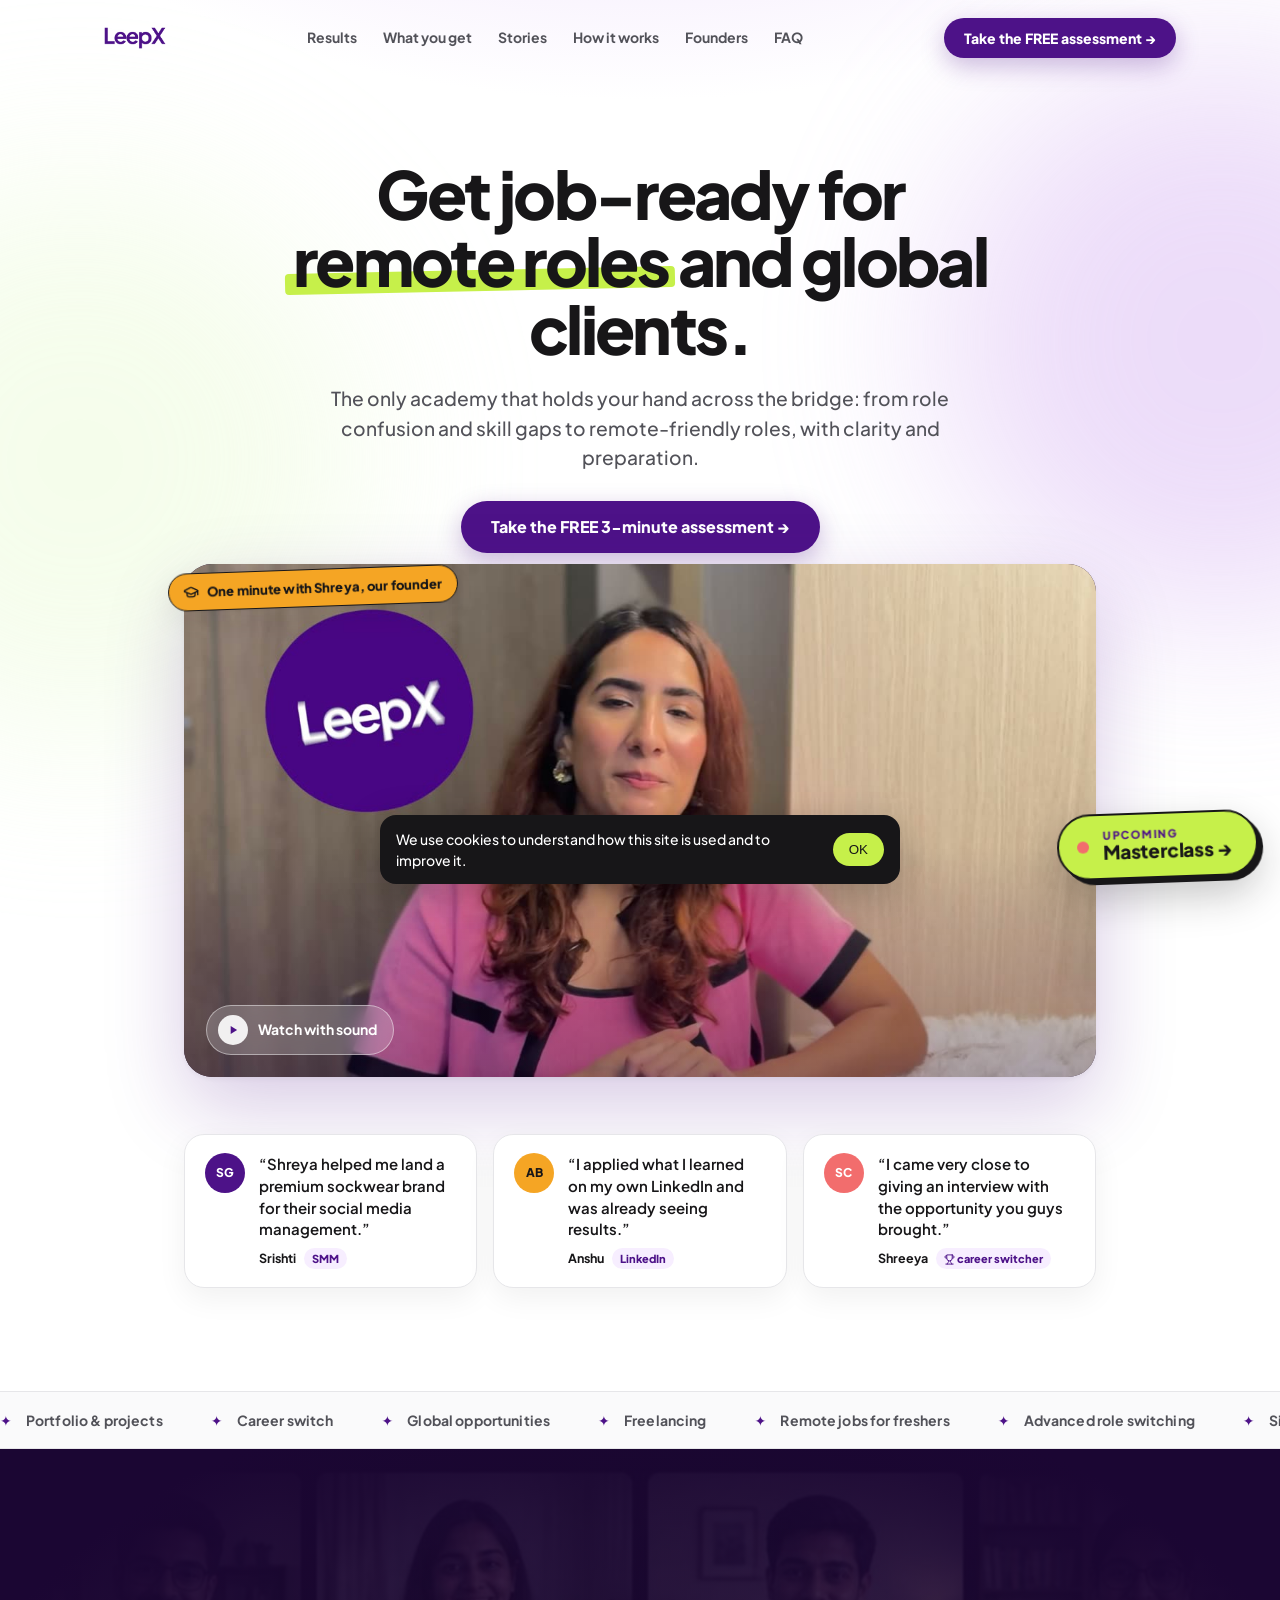
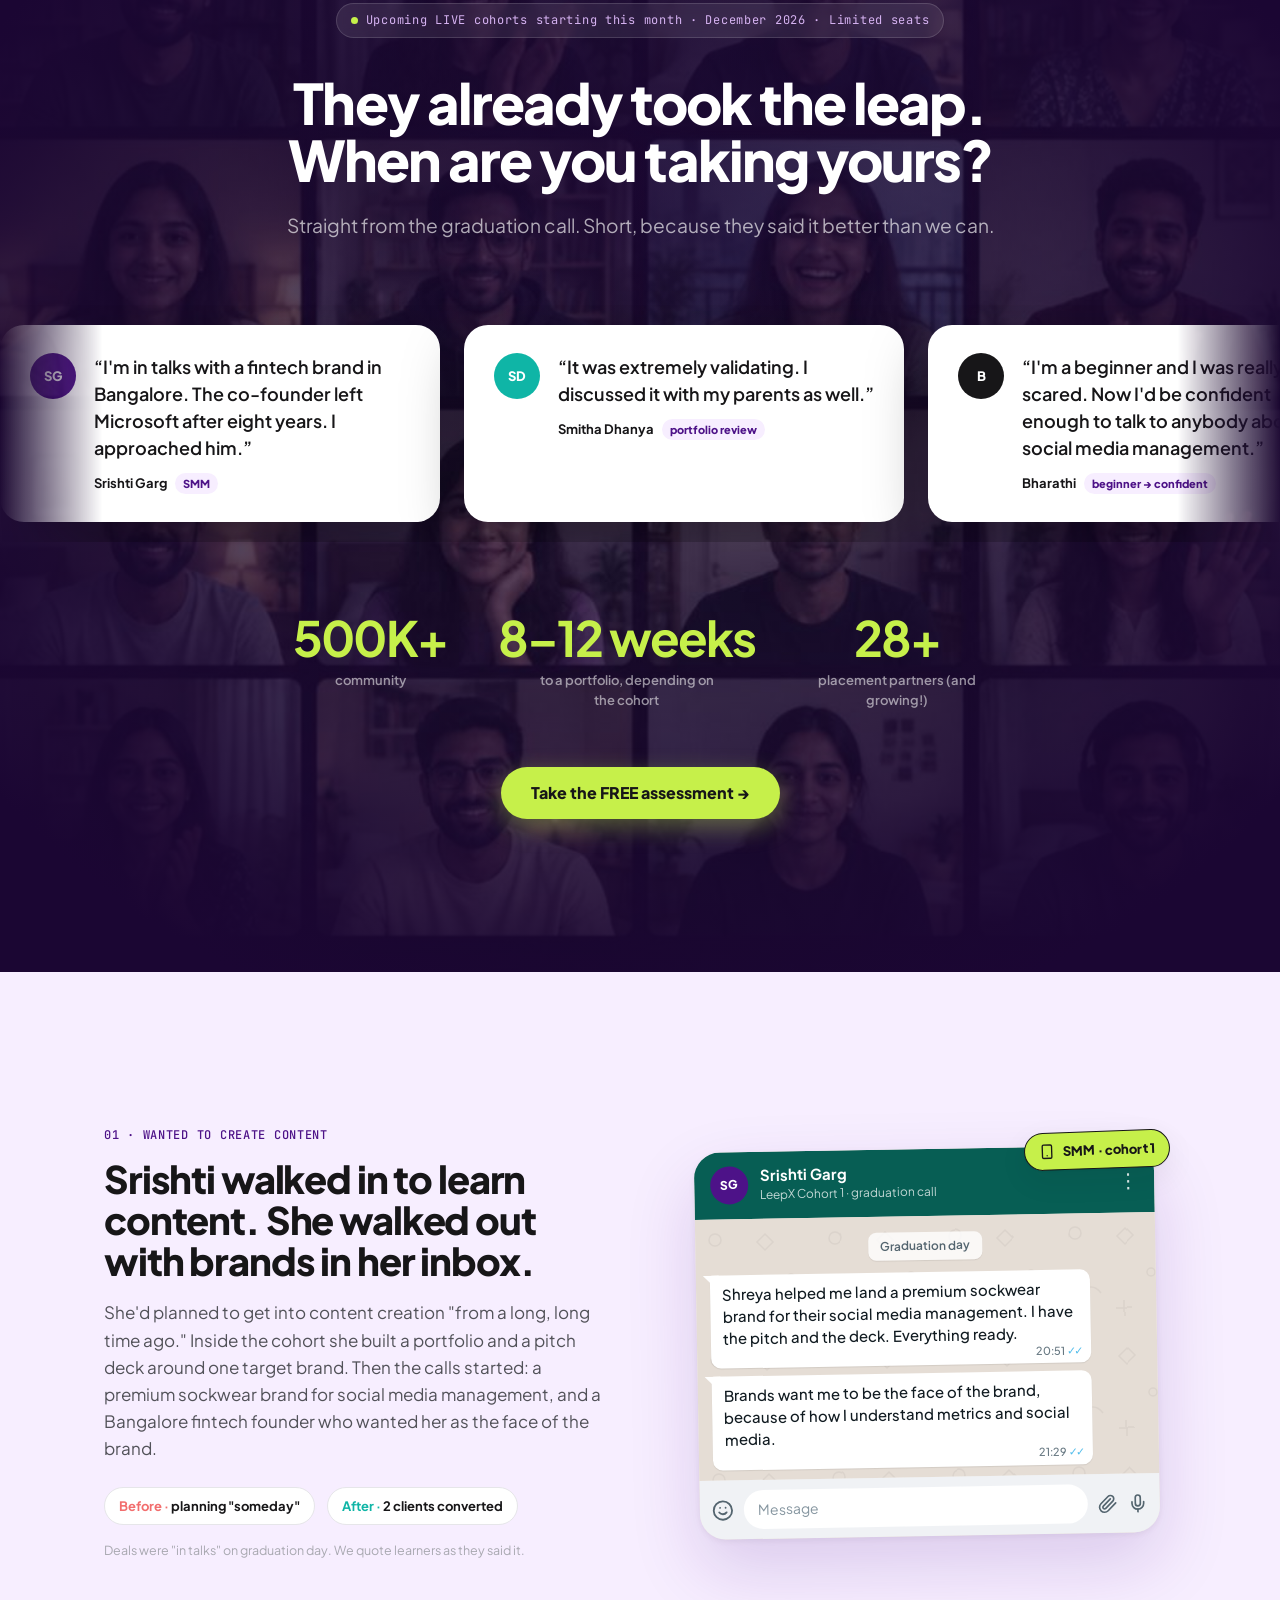
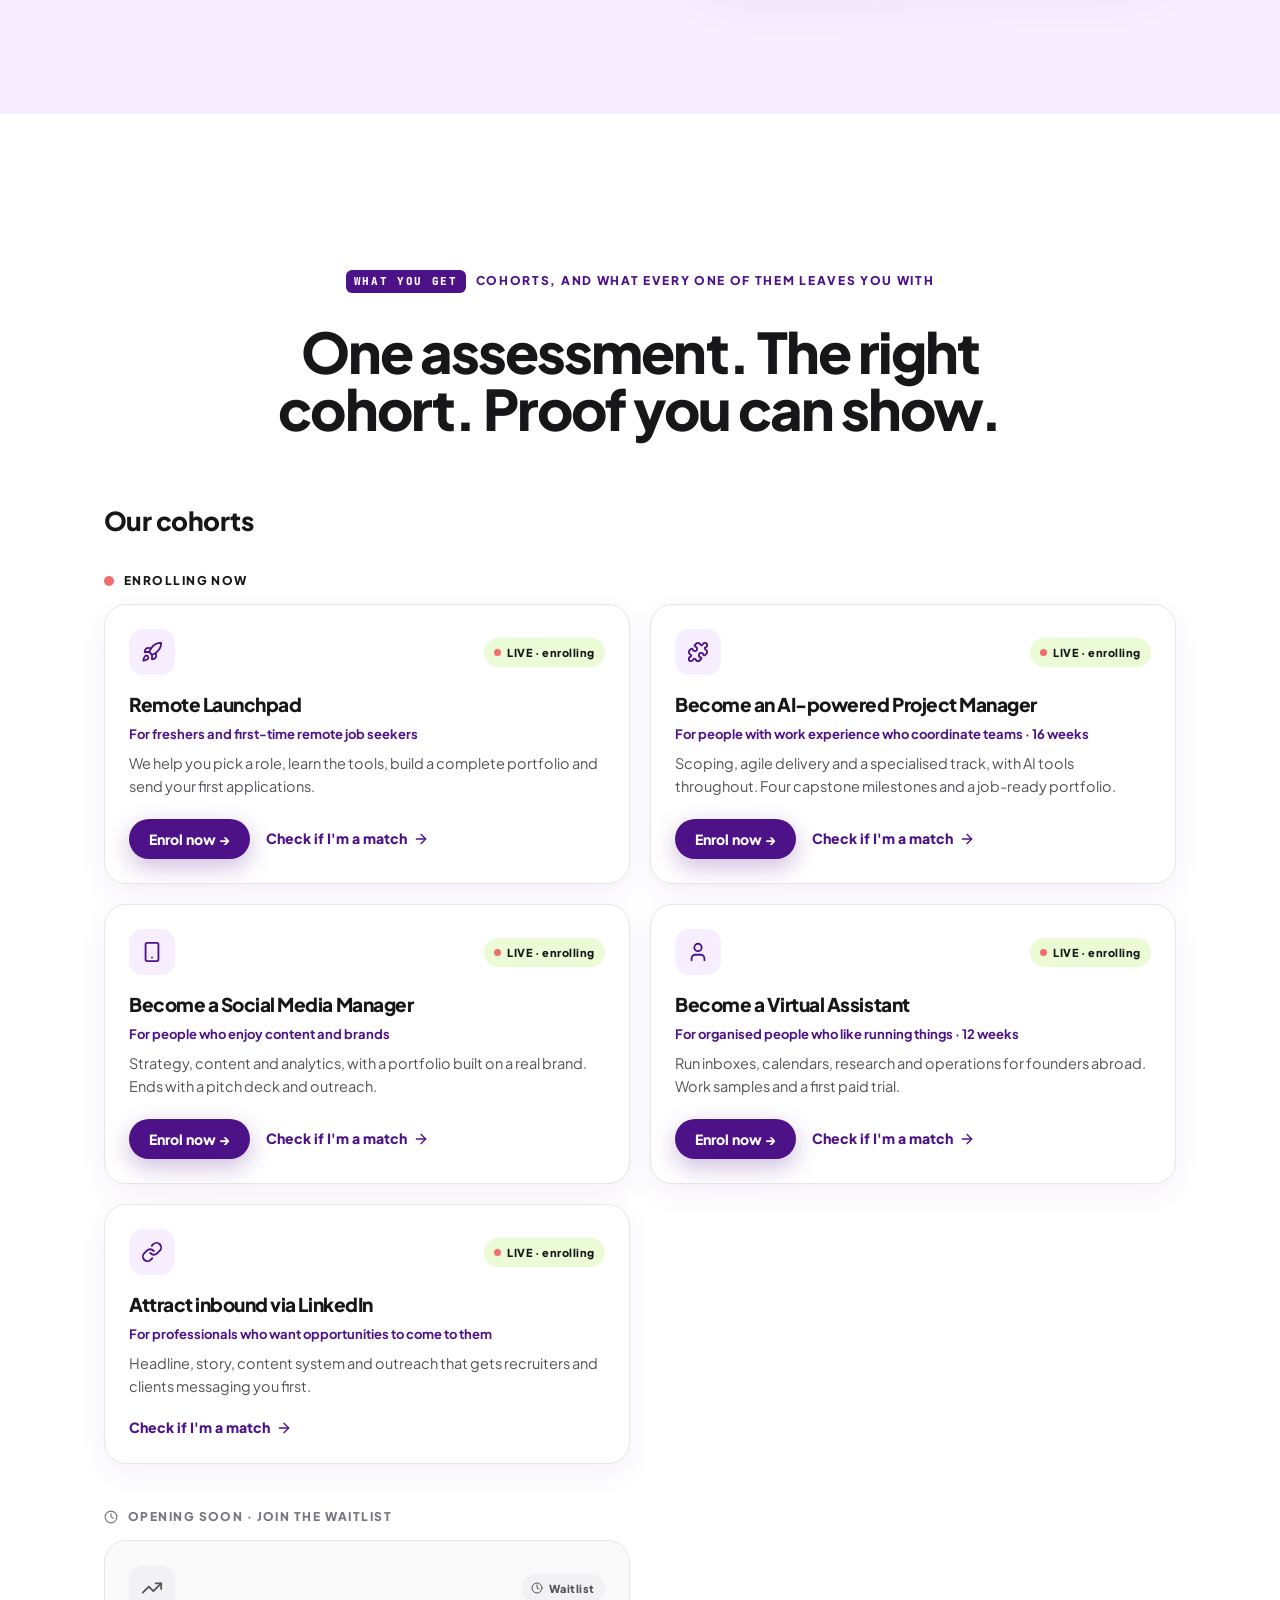
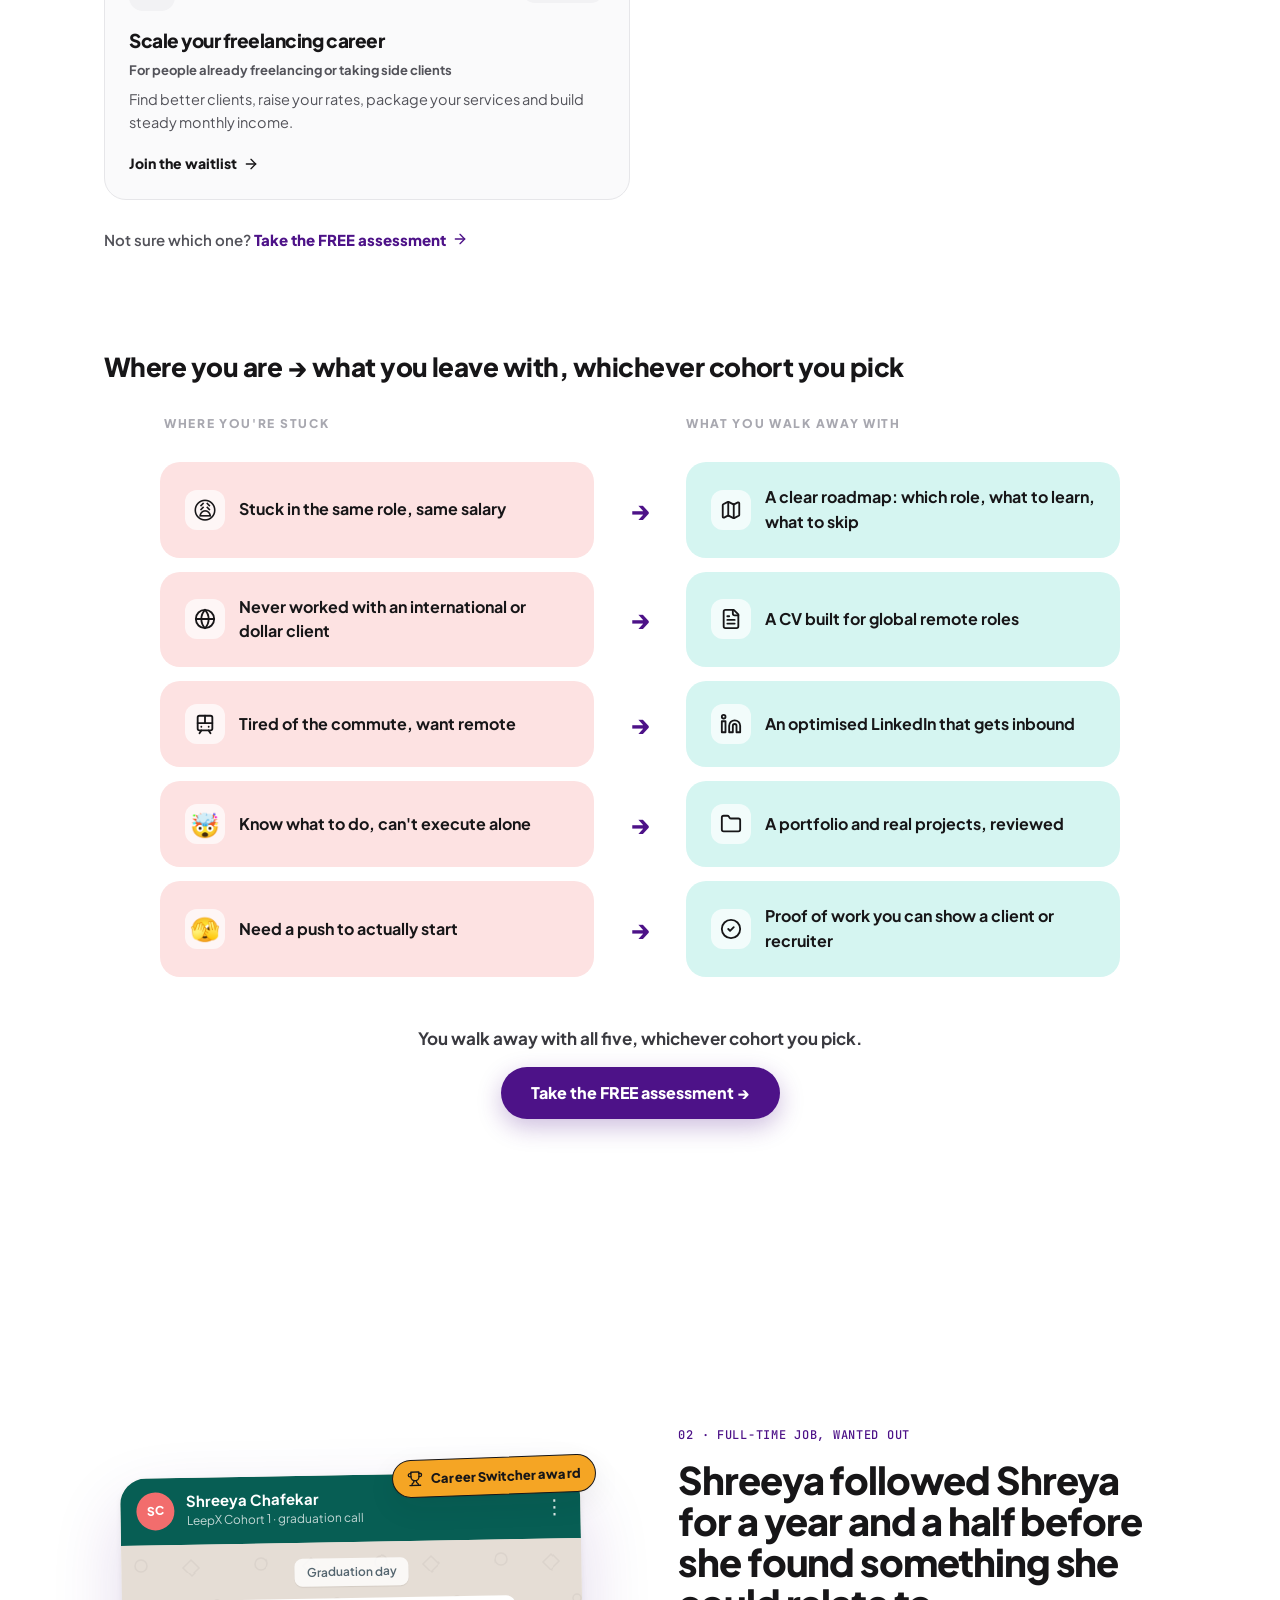
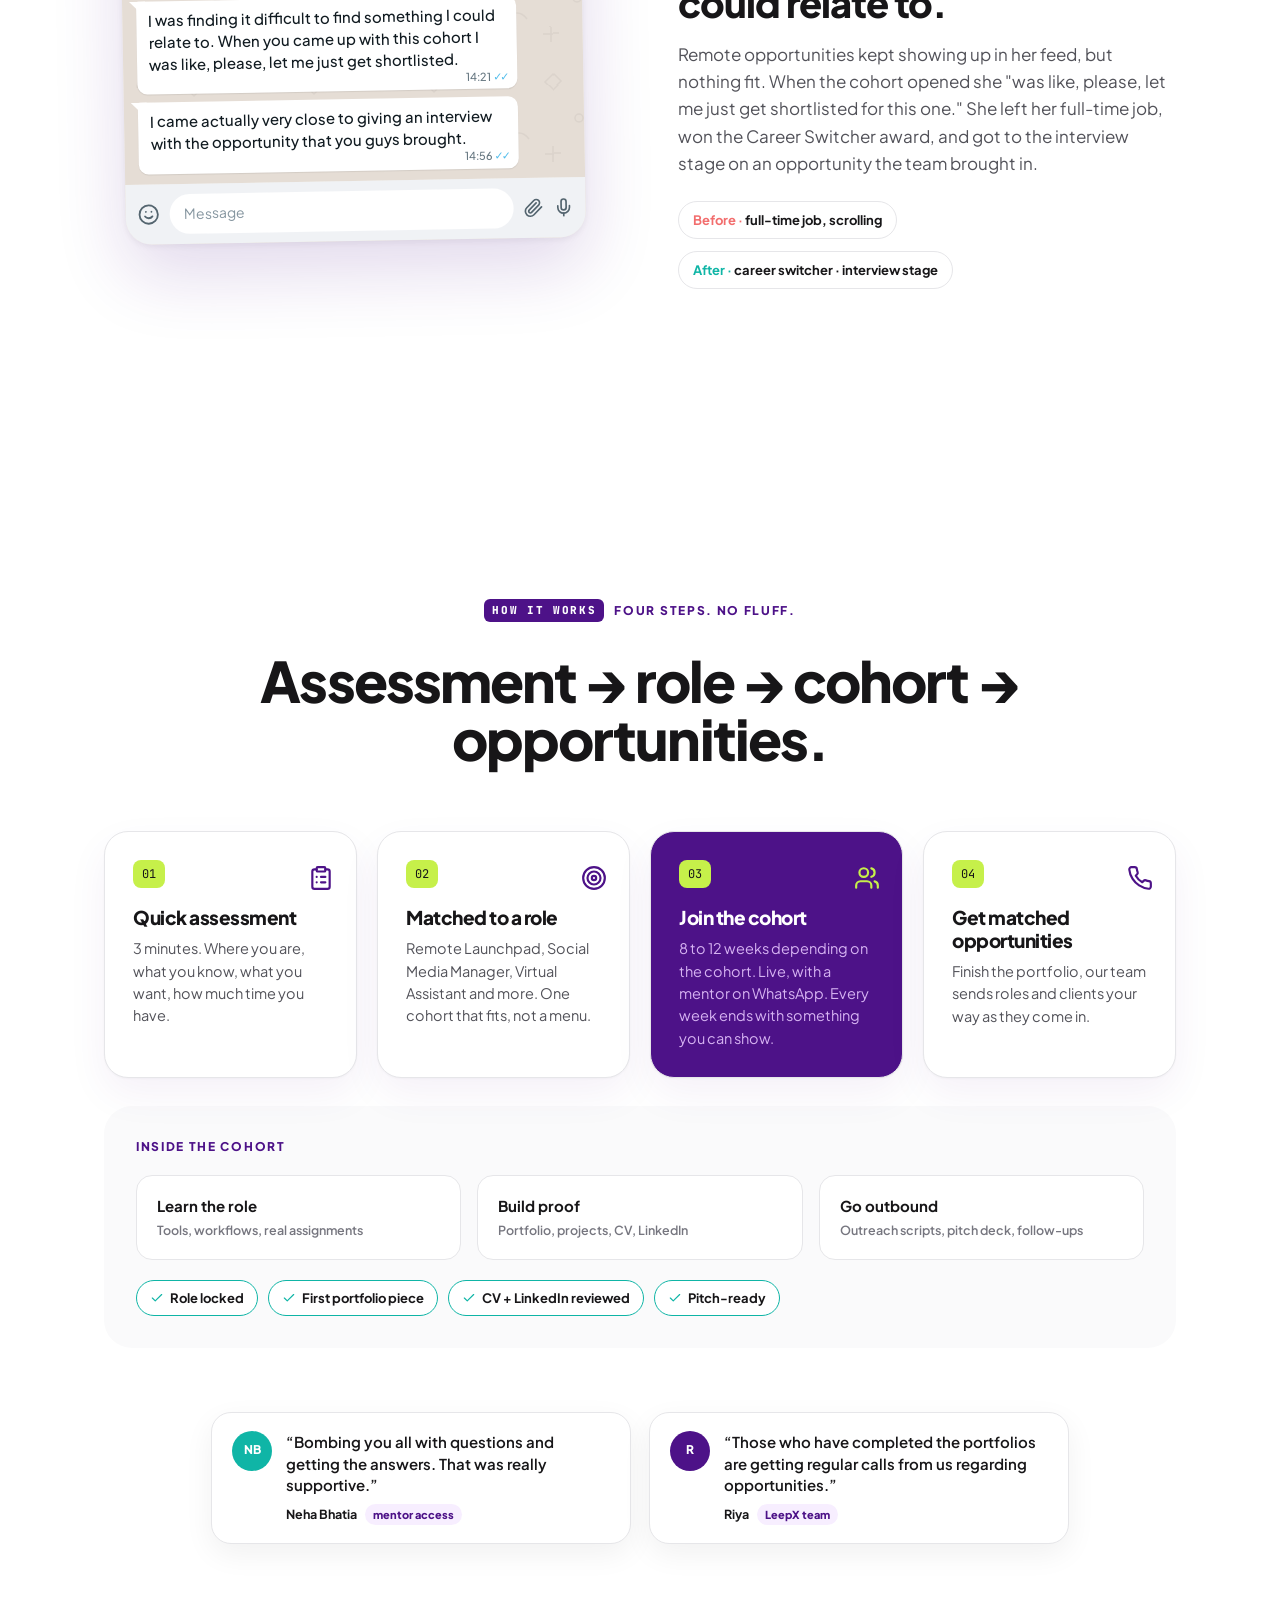
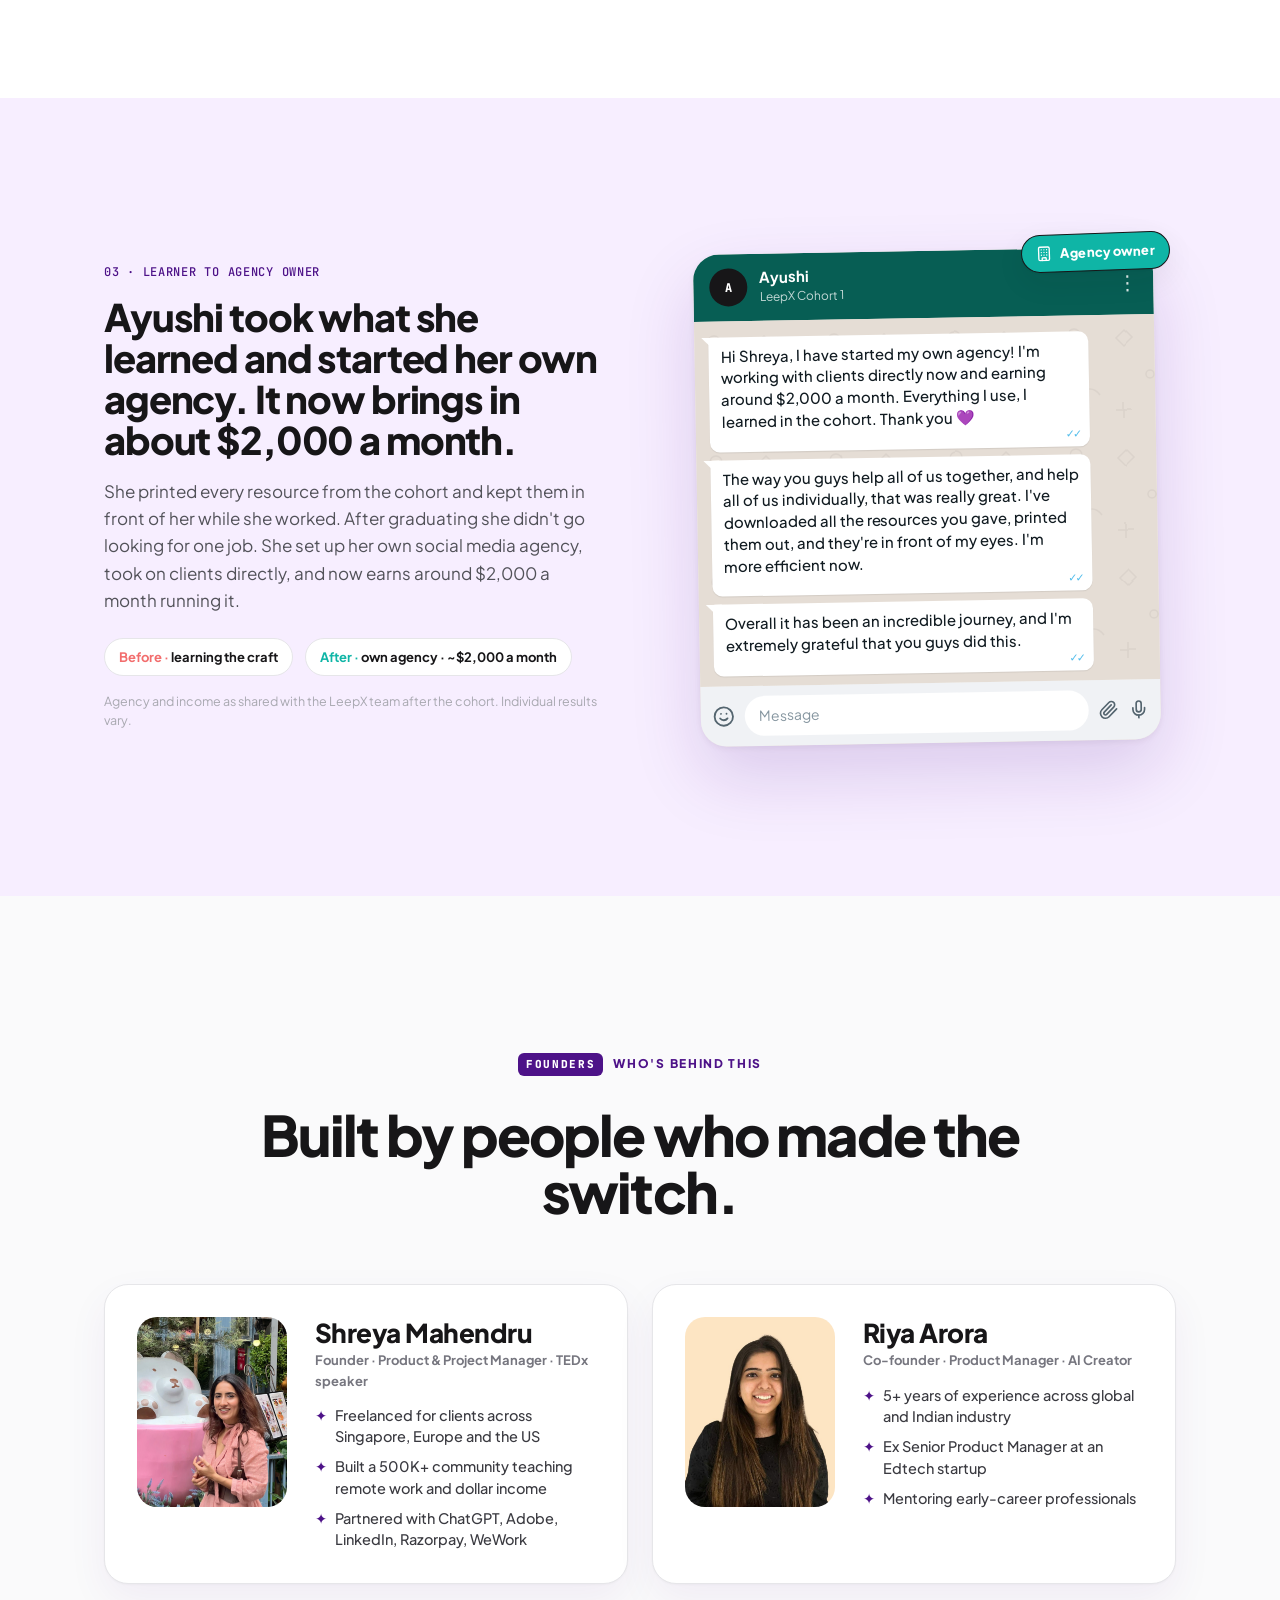
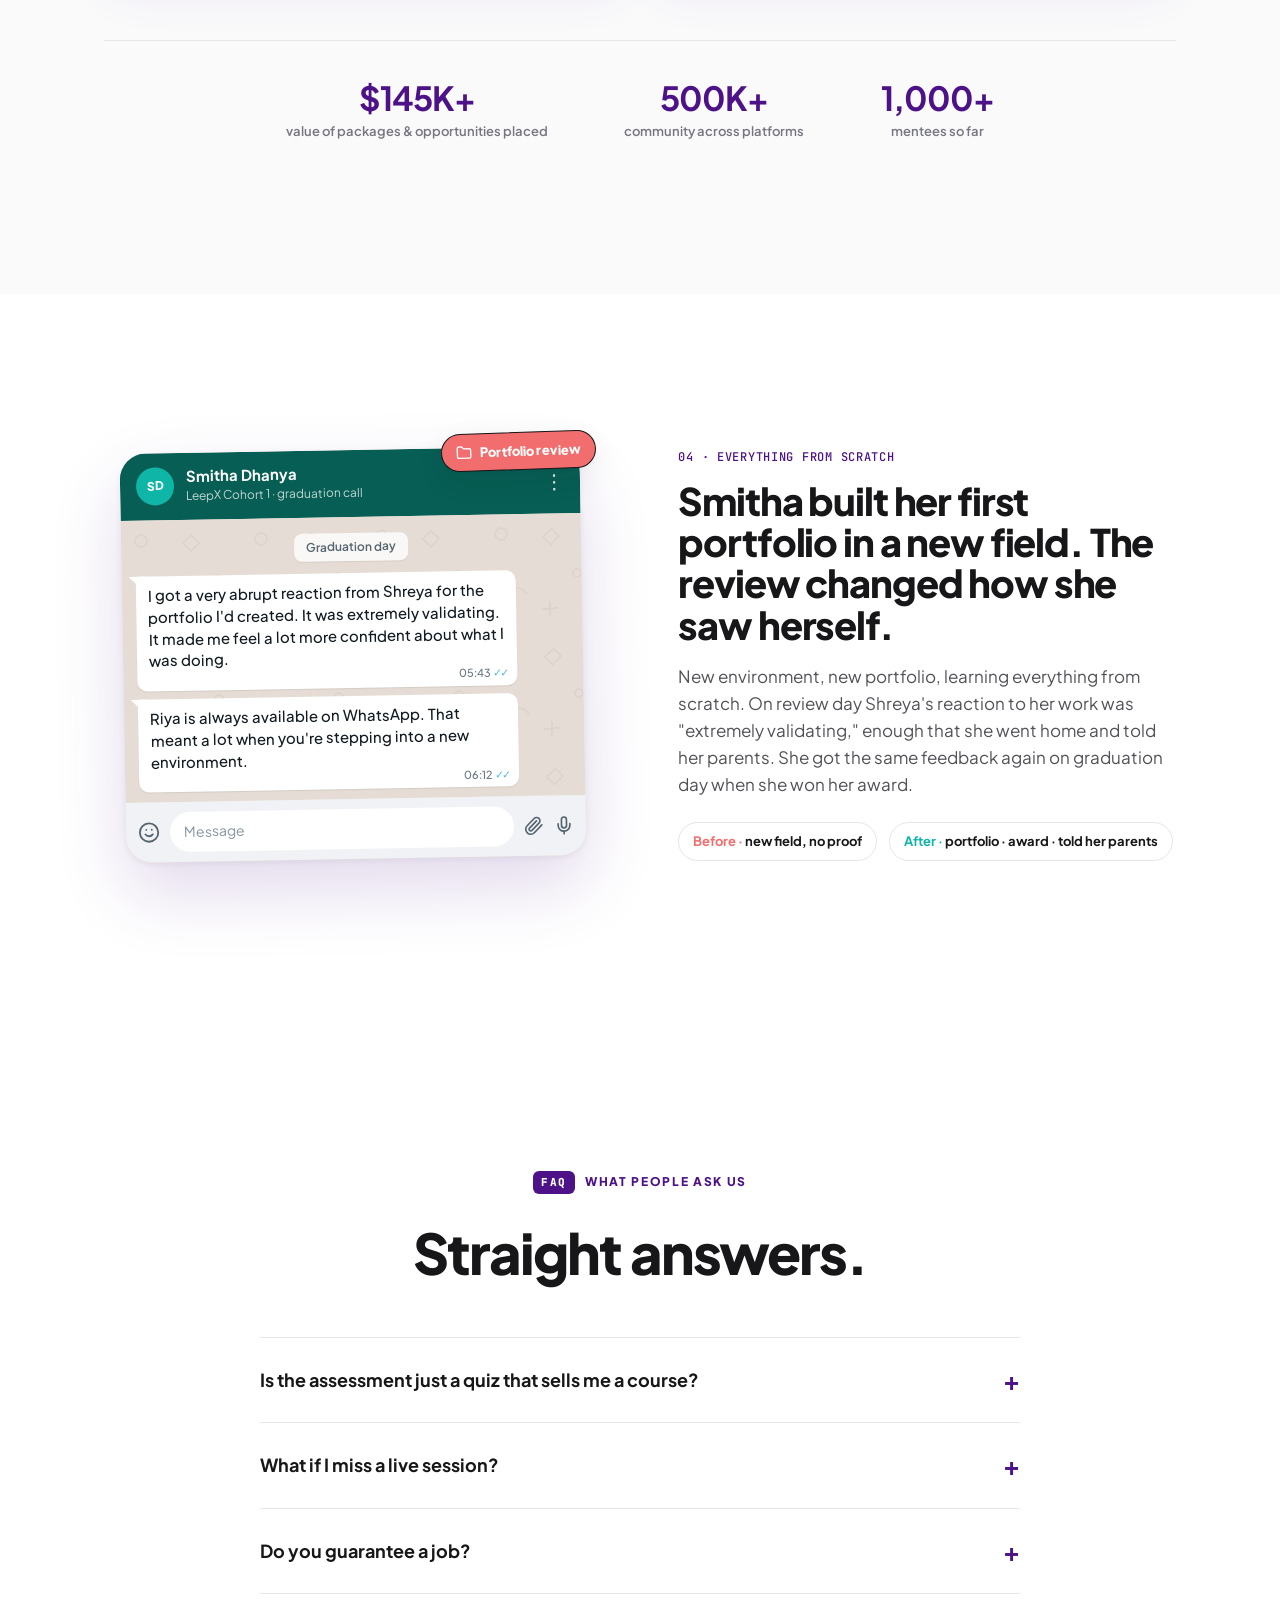
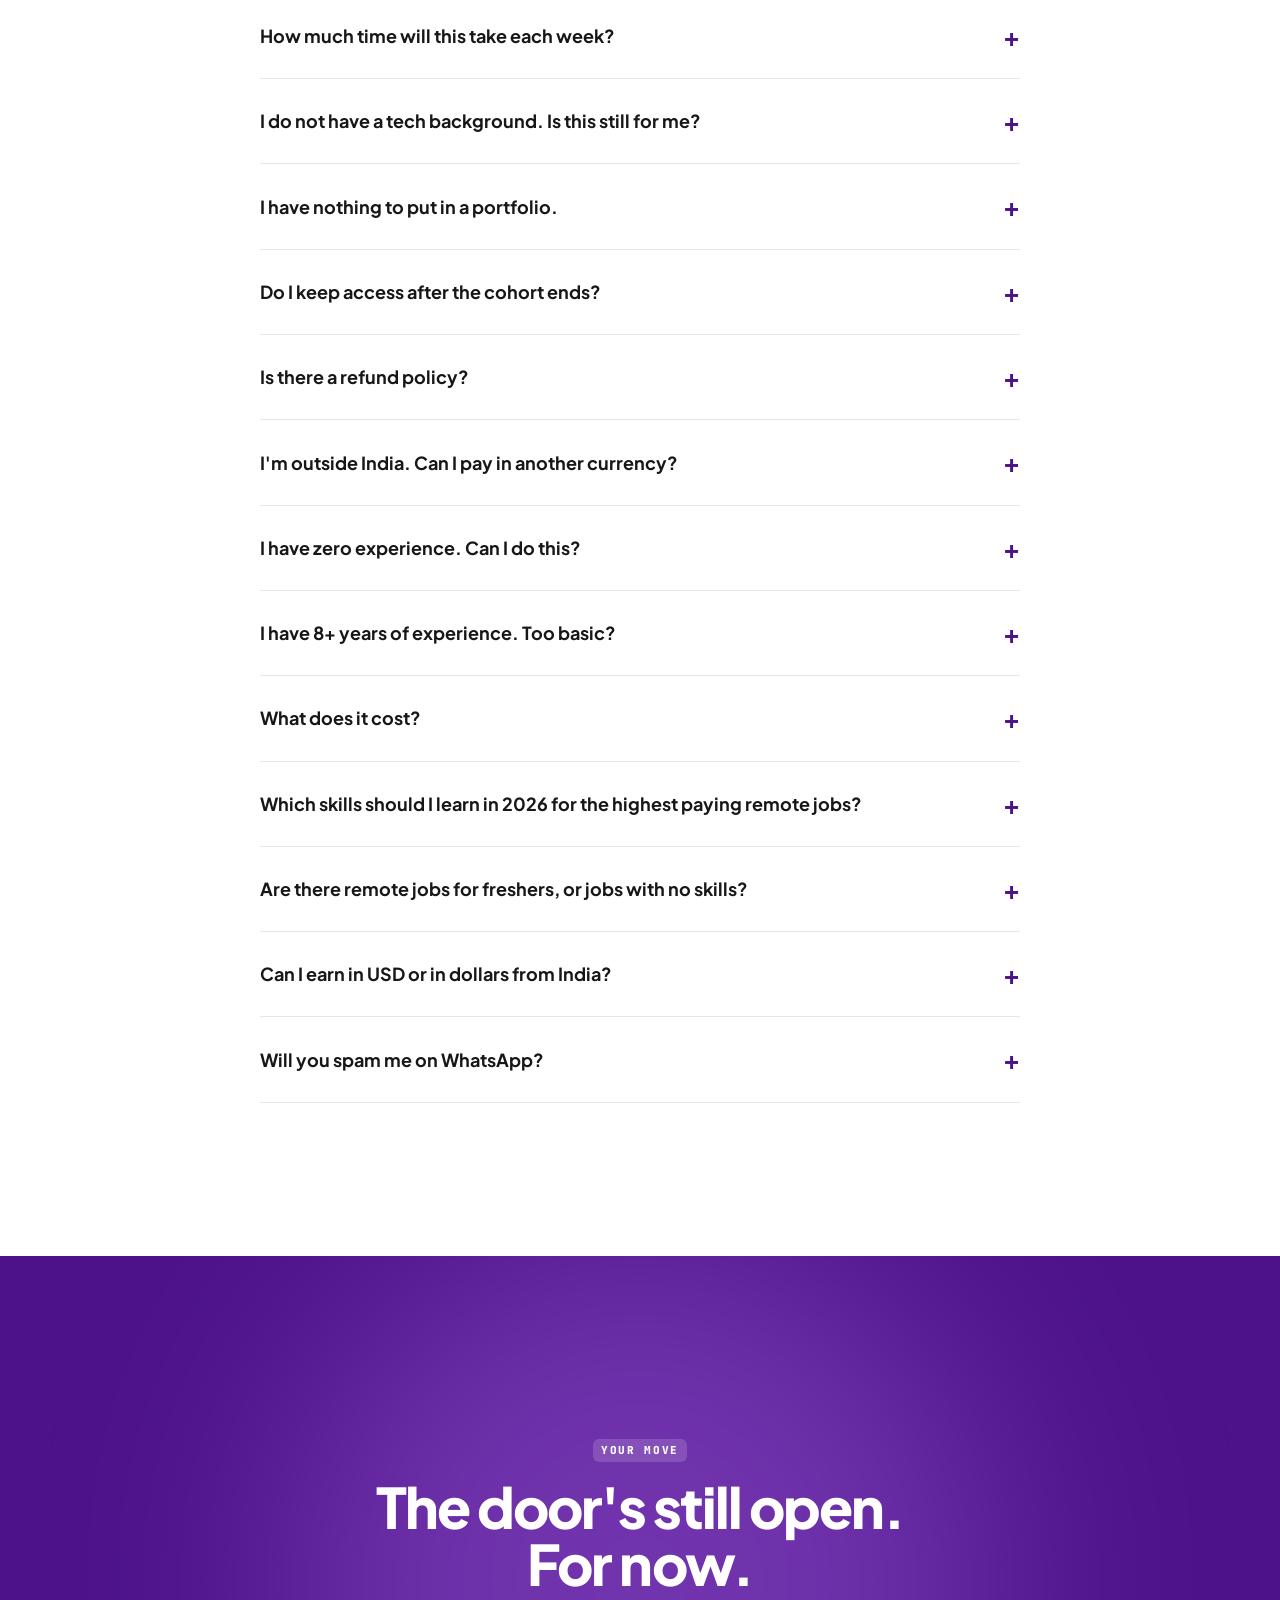
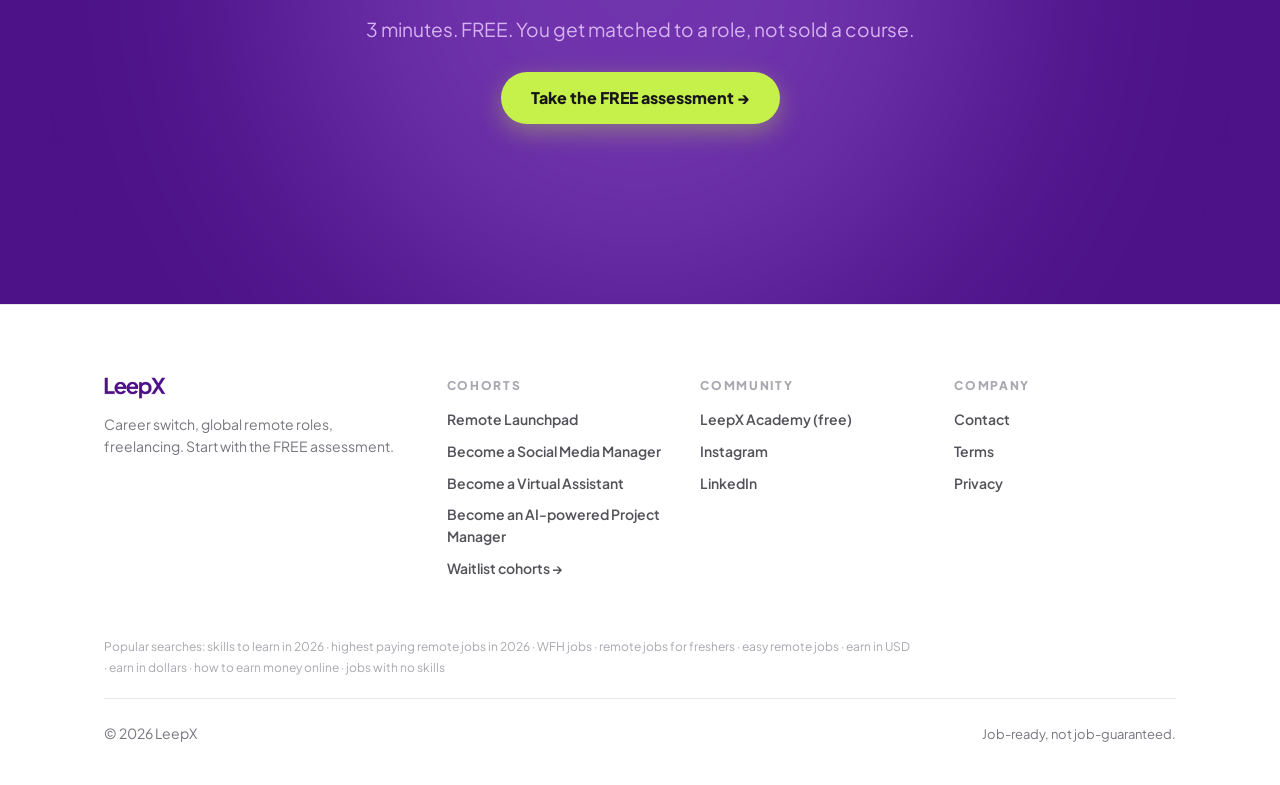
<file: site/index.html>
<!DOCTYPE html>
<html lang="en">
<head>
<script>
  // Old shared links from the single-file version used #slug. Send them to the real page.
  (function(){ var h=location.hash.slice(1); if(/^(remote-launchpad|social-media-manager|virtual-assistant|ai-project-manager|masterclass|assess)$/.test(h)) location.replace(h); })();
</script>

<meta charset="UTF-8" />
<meta name="viewport" content="width=device-width, initial-scale=1.0" />
<title>LeepX — Remote jobs for freshers, skills to learn in 2026, earn in USD</title>
<meta name="description" content="LeepX: the skills to learn in 2026 for the highest paying remote jobs. Remote jobs for freshers, WFH jobs, freelancing, earn in USD. Take a FREE 3-minute assessment, get matched to a cohort, start getting opportunities." />
<meta name="keywords" content="skills to learn in 2026, highest paying remote jobs in 2026, WFH jobs, jobs with no skills, remote jobs for freshers, earn in USD, earn in dollars, easy remote jobs, how to earn money online, career switch, freelancing, social media manager course, virtual assistant course" />
<meta property="og:title" content="LeepX — Get job-ready for remote roles and global clients" />
<meta property="og:description" content="FREE 3-minute assessment → matched to a cohort → portfolio → opportunities. Remote jobs for freshers, freelancing, earn in USD." />
<link rel="icon" href="favicon.ico" sizes="any" />
<link rel="icon" type="image/png" sizes="32x32" href="assets/favicon-32.png" />
<link rel="icon" type="image/png" sizes="192x192" href="assets/favicon-192.png" />
<link rel="apple-touch-icon" href="assets/apple-touch-icon.png" />
<link rel="preconnect" href="https://fonts.googleapis.com" /><link rel="preconnect" href="https://fonts.gstatic.com" crossorigin />
<link href="https://fonts.googleapis.com/css2?family=Plus+Jakarta+Sans:wght@400;500;600;700;800&family=JetBrains+Mono:wght@500&display=swap" rel="stylesheet" />
<link rel="stylesheet" href="css/leepx.css" />
<style>
  :root{--maxw:1120px;--text:720px}
  .ph{border-bottom:2px dashed var(--amber)}
  svg.ic{flex:none;vertical-align:-.15em}
  .pair .e{display:grid;place-items:center;width:40px;height:40px;border-radius:12px;background:rgba(255,255,255,.7);color:var(--ink)}
  .box .e{color:var(--purple)}.box.cohort .e{color:var(--lime)}
  .wa-foot svg{color:#54656F}
  body{background:#fff}
  h1{font-size:clamp(38px,5.4vw,66px);letter-spacing:-.04em;line-height:1.02}
  h2{font-size:clamp(32px,4.6vw,56px);letter-spacing:-.035em;line-height:1.02}
  .lead{font-size:clamp(17px,1.5vw,20px);line-height:1.6}
  section.s{padding:clamp(96px,12vw,168px) 0}
  @media(max-width:700px){section.s{padding:68px 0}}
  .s-head{max-width:760px;margin:0 auto;text-align:center}
  .s-head h2{margin-top:14px}
  .s-head .lead{margin:22px auto 0;max-width:56ch}
  .eyebrow{justify-content:center}
  .card-soft{background:#fff;border:1px solid var(--n-200);border-radius:24px;box-shadow:0 1px 2px rgba(23,22,24,.03),0 16px 40px rgba(77,18,136,.06)}
  /* nav */
  .nav{position:fixed;top:0;left:0;right:0;z-index:60;background:transparent;border:0;backdrop-filter:none;pointer-events:none}
  .nav::before{content:"";position:absolute;inset:0;bottom:-28px;background:linear-gradient(to bottom,var(--nav-bg,#fff) 0%,var(--nav-bg,#fff) 45%,transparent 100%);backdrop-filter:blur(14px);-webkit-backdrop-filter:blur(14px);-webkit-mask:linear-gradient(#000 55%,transparent);mask:linear-gradient(#000 55%,transparent);opacity:0;transition:opacity .35s;z-index:-1}
  .nav.stuck::before{opacity:.92}
  @media(max-width:700px){.nav::before{bottom:-12px;-webkit-mask:linear-gradient(#000 80%,transparent);mask:linear-gradient(#000 80%,transparent)}.nav::before{background:linear-gradient(to bottom,var(--nav-bg,#fff) 0%,var(--nav-bg,#fff) 82%,transparent 100%)}.nav.stuck::before{opacity:1}}
  .nav-inner{padding:18px 24px;pointer-events:auto;position:relative;transition:color .35s}
  .nav.on-dark{--nav-bg:#171618;color:#fff}
  .nav.on-dark .nav-links a{color:rgba(255,255,255,.75)}.nav.on-dark .nav-links a:hover{color:#fff}
  .nav.on-dark .nav-logo img{filter:brightness(0) invert(1)}
  .nav.on-dark .btn-primary{background:var(--lime);color:var(--ink);box-shadow:none}
  .nav.on-purple{--nav-bg:#4D1288;color:#fff}
  .nav.on-purple .nav-links a{color:rgba(255,255,255,.8)}.nav.on-purple .nav-links a:hover{color:#fff}
  .nav.on-purple .nav-logo img{filter:brightness(0) invert(1)}
  .nav.on-purple .btn-primary{background:var(--lime);color:var(--ink);box-shadow:none}
  body{padding-top:0}
  .nav-burger{display:none;width:44px;height:44px;border:0;background:transparent;color:inherit;border-radius:12px;cursor:pointer;place-items:center;margin-right:-8px}
  .nav-burger path{transition:transform .25s var(--ease),opacity .2s;transform-origin:12px 12px}
  .nav.open .nav-burger .b1{transform:translateY(5px) rotate(45deg)}
  .nav.open .nav-burger .b2{opacity:0}
  .nav.open .nav-burger .b3{transform:translateY(-5px) rotate(-45deg)}
  .nav-menu{display:none;position:absolute;left:12px;right:12px;top:calc(100% - 4px);background:#fff;border:1px solid var(--n-200);border-radius:18px;box-shadow:0 20px 50px rgba(23,22,24,.16);padding:8px;pointer-events:auto}
  .nav-menu a{display:block;padding:14px 16px;font-weight:700;font-size:16px;color:var(--ink);border-radius:12px;text-decoration:none}
  .nav-menu a:active{background:var(--p-50)}
  @media(max-width:820px){.nav-burger{display:grid}.nav.open .nav-menu{display:block}}
  @media(max-width:700px){.nav-cta{display:none}.nav-inner{padding:12px 20px}}
  .hero{padding-top:clamp(120px,14vw,160px)!important}
  /* ============ hero ============ */
  .hero{position:relative;padding:clamp(56px,7vw,88px) 0 0;text-align:center;overflow:hidden;background:radial-gradient(1100px 600px at 50% -20%,var(--p-100),transparent 65%)}
  .hero .blob{position:absolute;width:560px;height:560px;border-radius:50%;filter:blur(90px);opacity:.45;pointer-events:none;z-index:0}
  .hero .b1{background:#EAFBD5;left:-200px;top:180px}.hero .b2{background:var(--p-200);right:-220px;top:60px}
  .hero .in{position:relative;z-index:1}
  .hero h1{max-width:18ch;margin:0 auto}
  @media(max-width:700px){.hero h1{max-width:14ch}.hero h1 .hl{white-space:normal}.hero h1 .hl::after{height:.22em}}
  .hero .lines{margin:22px auto 0;max-width:48ch;font-size:clamp(17px,1.5vw,20px);color:var(--n-600);line-height:1.55;font-weight:500}
  .hero .lines b{color:var(--ink);font-weight:800}
  .cta-row{display:flex;gap:14px;flex-wrap:wrap;justify-content:center;margin-top:28px}
  .tiny{font-size:13px;color:var(--n-500);margin-top:14px;display:flex;gap:18px;flex-wrap:wrap;justify-content:center}
  .tiny span::before{content:"✓ ";color:var(--teal);font-weight:800}
  .stage{position:relative;max-width:960px;margin:32px auto 0;padding:0 24px}
  .video{position:relative;border-radius:28px;overflow:hidden;background:var(--p-900);aspect-ratio:16/9;box-shadow:0 30px 80px rgba(77,18,136,.22),0 2px 6px rgba(23,22,24,.06);will-change:transform}
  .video video{width:100%;height:100%;object-fit:cover;display:block}
  .video .play{position:absolute;inset:0;display:flex;align-items:flex-end;justify-content:flex-start;padding:clamp(12px,2.4vw,22px);background:linear-gradient(180deg,rgba(27,6,51,0) 55%,rgba(27,6,51,.35));cursor:pointer;transition:opacity .3s}
  .video .play span{display:inline-flex;align-items:center;gap:10px;padding:9px 16px 9px 11px;border-radius:99px;background:rgba(255,255,255,.2);border:1px solid rgba(255,255,255,.45);backdrop-filter:blur(10px);-webkit-backdrop-filter:blur(10px);color:#fff;font-size:14px;font-weight:700;transition:background .25s,transform .25s var(--bounce)}
  .video .play:hover span{background:rgba(255,255,255,.32);transform:scale(1.03)}
  .video .play span i{width:30px;height:30px;border-radius:50%;background:rgba(255,255,255,.9);display:grid;place-items:center;flex:none}
  @media(max-width:600px){.video .play span{font-size:12.5px;padding:7px 12px 7px 8px;gap:8px}.video .play span i{width:26px;height:26px}}
  .video.playing .play{opacity:0;pointer-events:none}
  .stage .sticker.s1{position:absolute;top:-16px;left:8px;z-index:2}
  .stage .sticker.s2{position:absolute;top:-16px;right:8px;z-index:2}
  .hero-snaps{display:flex;gap:16px;justify-content:center;flex-wrap:wrap;margin:36px auto 0;max-width:960px;padding:0 24px}
  .hero-snaps .snap{flex:1 1 280px;max-width:320px}
  @media(max-width:700px){.hero-snaps{flex-wrap:nowrap;justify-content:flex-start;overflow-x:auto;scroll-snap-type:x mandatory;padding:4px 20px 12px;margin-top:24px;scrollbar-width:none}.hero-snaps::-webkit-scrollbar{display:none}.hero-snaps .snap{flex:0 0 82%;max-width:none;scroll-snap-align:center}}
  /* marquee */
  .marquee{margin-top:clamp(72px,8vw,110px);border-block:1px solid var(--n-200);background:var(--n-50);padding:16px 0;overflow:hidden;white-space:nowrap}
  .marquee .track{display:inline-flex;gap:48px;animation:mq 46s linear infinite;font-weight:700;font-size:14px;color:var(--n-600);letter-spacing:.01em}
  .marquee .track span::before{content:"✦";margin-right:14px;color:var(--purple)}
  @keyframes mq{to{transform:translateX(-50%)}}
  /* snapshot */
  .snap{background:#fff;border:1px solid var(--n-200);border-radius:20px;padding:18px 20px;box-shadow:0 10px 30px rgba(23,22,24,.06);display:flex;gap:14px;align-items:flex-start;color:var(--ink);text-align:left}
  .snap .av{width:40px;height:40px;border-radius:50%;flex:none;display:grid;place-items:center;font-weight:800;font-size:12px;color:#fff;background:var(--purple)}
  .snap .av.t{background:var(--teal)}.snap .av.a{background:var(--amber);color:var(--ink)}.snap .av.c{background:var(--coral)}.snap .av.k{background:var(--ink)}.snap .av.l{background:var(--lime);color:var(--ink)}
  .snap q{display:block;font-weight:600;font-size:15px;line-height:1.45;quotes:"“" "”"}
  .snap .who{margin-top:8px;font-size:12.5px;color:var(--n-500);display:flex;gap:8px;align-items:center;flex-wrap:wrap}
  .snap .who b{color:var(--ink)}
  .snap .who .tag{background:var(--p-50);color:var(--purple);border-radius:99px;padding:2px 8px;font-weight:800;font-size:11px}
  .snap-row{display:flex;gap:18px;flex-wrap:wrap;justify-content:center;margin-top:64px}
  .snap-row .snap{flex:1 1 300px;max-width:420px}
  /* ============ fold 2 ============ */
  .fomo{color:#fff}
  /* cohort call wallpaper */
  .fomo{background:#1B0633;position:relative;overflow:hidden}
  .fomo .wrap{position:relative;z-index:2}
  .call{position:absolute;inset:0;z-index:0;background:url(assets/cohort-call.jpg) center/cover no-repeat;opacity:1}
  .fomo .veil{position:absolute;inset:0;z-index:1;background:radial-gradient(ellipse 62% 58% at 50% 50%,rgba(27,6,51,.18) 0%,rgba(27,6,51,.32) 35%,rgba(27,6,51,.7) 70%,#1B0633 100%),radial-gradient(38% 26% at 50% 30%,rgba(27,6,51,.75) 0%,rgba(27,6,51,0) 100%)}
  .fomo .datepill{display:inline-flex;align-items:center;gap:8px;background:rgba(255,255,255,.08);border:1px solid rgba(255,255,255,.14);color:var(--p-200);font-family:'JetBrains Mono',monospace;font-size:12px;letter-spacing:.06em;padding:7px 14px;border-radius:99px;margin-bottom:22px;backdrop-filter:blur(6px)}
  .fomo .datepill i{width:7px;height:7px;border-radius:50%;background:var(--lime);animation:rec 1.4s infinite}
  @keyframes rec{50%{opacity:.25}}
  .fomo .datepill i{flex:none}
  @media(max-width:700px){.fomo .datepill{font-size:11px;letter-spacing:.03em;border-radius:16px;padding:8px 14px;text-align:left;line-height:1.5}}
  @media(prefers-reduced-motion:reduce){.fomo .datepill i{animation:none}}

  .fomo h2{color:#fff}.fomo .lead{color:rgba(255,255,255,.65)}
  .fomo .eyebrow{color:var(--p-200)}.fomo .eyebrow .num{background:rgba(255,255,255,.12)}
  .carousel{margin:64px calc(50% - 50vw) 0;width:100vw;overflow:hidden;-webkit-mask:linear-gradient(90deg,transparent,#000 8%,#000 92%,transparent);mask:linear-gradient(90deg,transparent,#000 8%,#000 92%,transparent);padding:20px 0}
  .car-track{display:flex;gap:24px;width:max-content;animation:car 70s linear infinite;will-change:transform}
  .carousel:hover .car-track{animation-play-state:paused}
  @keyframes car{to{transform:translateX(calc(-50% - 12px))}}
  .carousel .snap{width:440px;max-width:80vw;padding:28px 30px;border:0;border-radius:24px;box-shadow:0 24px 60px rgba(0,0,0,.35);gap:18px;transition:transform .4s var(--bounce),box-shadow .4s}
  .carousel .snap:hover{transform:translateY(-8px) scale(1.02);box-shadow:0 34px 70px rgba(0,0,0,.45)}
  .carousel .snap q{font-size:18px;line-height:1.5}
  .carousel .snap .av{width:46px;height:46px;font-size:13px}
  .carousel .snap .who{margin-top:12px;font-size:13px}
  @media(max-width:700px){.carousel{margin-top:40px}.car-track{gap:14px}.carousel .snap{width:290px;padding:20px 22px;gap:14px}.carousel .snap q{font-size:16px}.count{gap:22px 28px;margin-top:48px}}
  @media(prefers-reduced-motion:reduce){.car-track{animation:none;overflow-x:auto}}
  .count{display:flex;gap:clamp(24px,4vw,56px);flex-wrap:wrap;justify-content:center;margin-top:72px;text-align:center}
  .count b{display:block;font-size:clamp(34px,3.8vw,52px);letter-spacing:-.04em;color:var(--lime);line-height:1;white-space:nowrap}
  .count span{display:block;margin-top:8px;font-size:13px;color:rgba(255,255,255,.55);font-weight:600;max-width:20ch;margin-inline:auto}
  .fomo .cta-row{margin-top:56px}
  /* what you get: sub labels + live cohort cards */
  .sub{display:flex;align-items:center;gap:12px;font-weight:800;font-size:clamp(20px,2.2vw,26px);letter-spacing:-.02em;margin-top:64px}
  .livedot{width:10px;height:10px;border-radius:50%;background:var(--coral);box-shadow:0 0 0 0 rgba(242,109,109,.6);animation:livep 1.6s infinite;flex:none}
  @keyframes livep{70%{box-shadow:0 0 0 10px rgba(242,109,109,0)}100%{box-shadow:0 0 0 0 rgba(242,109,109,0)}}
  .crow-label{display:flex;align-items:center;gap:10px;font-size:12px;font-weight:800;letter-spacing:.12em;text-transform:uppercase;color:var(--ink);margin:30px 0 14px}
  .crow-label.wl{color:var(--n-500);margin-top:44px}
  .cgrid{display:grid;grid-template-columns:repeat(3,1fr);gap:20px}
  .cgrid.two{grid-template-columns:repeat(2,1fr)}
  .cc{background:#fff;border:1px solid var(--n-200);border-radius:22px;padding:24px;display:flex;flex-direction:column;gap:8px;box-shadow:0 10px 30px rgba(77,18,136,.06);transition:transform .3s var(--bounce),box-shadow .3s}
  .cc:hover{transform:translateY(-4px);box-shadow:0 20px 44px rgba(77,18,136,.12)}
  .cc-top{display:flex;justify-content:space-between;align-items:center;margin-bottom:10px}
  .cc-ic{width:46px;height:46px;border-radius:14px;background:var(--p-50);color:var(--purple);display:grid;place-items:center}
  .cc-st{display:inline-flex;align-items:center;gap:6px;font-size:11px;font-weight:800;letter-spacing:.05em;color:var(--ink);background:#EAFBD5;padding:6px 10px;border-radius:99px}
  .cc-st i{width:7px;height:7px;border-radius:50%;background:var(--coral);animation:livep 1.6s infinite}
  .cc-st.wl{background:var(--n-100);color:var(--n-600)}
  .cc h3{font-size:19px;line-height:1.2}
  .cc-who{font-size:13px;font-weight:700;color:var(--purple)}
  .cc-desc{font-size:14.5px;color:var(--n-600);line-height:1.55}
  .cc-cta{margin-top:auto;padding-top:12px;font-weight:800;font-size:14px;color:var(--purple);text-decoration:none;display:inline-flex;align-items:center;gap:6px}
  .cc-cta svg{transition:transform .25s var(--bounce)}.cc:hover .cc-cta svg{transform:translateX(4px)}
  .cc.wl{background:var(--n-50);box-shadow:none}
  .cc.wl .cc-ic{background:var(--n-100);color:var(--n-600)}
  .cc.wl .cc-who{color:var(--n-600)}
  .cc.wl .cc-cta{color:var(--ink)}
  .cc-acts{margin-top:auto;padding-top:14px;display:flex;align-items:center;gap:16px;flex-wrap:wrap}
  .cc-acts .cc-cta{margin-top:0;padding-top:0}
  .cunsure{margin-top:28px;font-size:15px;font-weight:600;color:var(--n-600)}
  .cunsure a{color:var(--purple);font-weight:800;text-decoration:none;display:inline-flex;align-items:center;gap:6px}
  @media(max-width:900px){.cgrid{display:flex;overflow-x:auto;scroll-snap-type:x mandatory;gap:14px;margin-inline:-24px;padding:4px 24px 14px;scrollbar-width:none}.cgrid::-webkit-scrollbar{display:none}.cc{flex:0 0 82%;scroll-snap-align:center}}
  @media(prefers-reduced-motion:reduce){.livedot,.cc-st i{animation:none}}
  .walk{font-weight:700;font-size:17px;color:var(--n-700);margin-bottom:16px}
  /* ============ fold 3 pairs ============ */
  .pairs{margin:28px auto 0;max-width:960px;display:grid;gap:14px}
  .pairs-head{display:grid;grid-template-columns:1fr 64px 1fr;gap:14px;margin:28px auto 0;max-width:960px;font-size:12px;font-weight:800;letter-spacing:.14em;text-transform:uppercase;color:var(--n-400);padding:0 4px}
  .pair{display:grid;grid-template-columns:1fr 64px 1fr;gap:14px;align-items:stretch}
  .pair .p,.pair .o{border-radius:20px;padding:22px 24px;font-weight:700;font-size:16px;display:flex;gap:14px;align-items:center;border:1px solid transparent;transition:transform .3s var(--bounce)}
  .pair:hover .p{transform:translateX(-4px)}.pair:hover .o{transform:translateX(4px)}
  .pair .p{background:var(--coral-soft);color:var(--ink)}
  .pair .o{background:var(--teal-soft)}
  .pair .e{font-size:24px;flex:none}
  .pair .arr{display:grid;place-items:center;font-size:26px;font-weight:800;color:var(--purple)}
  @media(max-width:700px){.pairs-head,.pair{grid-template-columns:1fr 16px 1fr;gap:6px}.pairs-head{font-size:10px;letter-spacing:.08em;margin-top:22px}.pair .arr{font-size:15px}.pair .p,.pair .o{flex-direction:column;align-items:flex-start;gap:8px;padding:12px;font-size:13px;line-height:1.35;border-radius:14px}.pair .e{width:30px;height:30px;border-radius:9px;font-size:17px}.pair .e svg{width:17px;height:17px}.pair:hover .p,.pair:hover .o{transform:none}}
  /* ============ case studies ============ */
  .case-s.tint{background:var(--p-50)}
  .case-s:not(.tint){background:#fff}
  .case{display:grid;grid-template-columns:1fr 1fr;gap:clamp(40px,6vw,88px);align-items:center}
  .case-s:not(.tint) .txt{order:2}
  @media(max-width:860px){.case{grid-template-columns:1fr}.case-s:not(.tint) .txt{order:0}}
  .case .k{font-family:'JetBrains Mono',monospace;font-size:12px;color:var(--purple);font-weight:500;letter-spacing:.06em;text-transform:uppercase}
  .case h3{font-size:clamp(26px,3vw,38px);letter-spacing:-.03em;line-height:1.08;margin-top:14px}
  .case p.d{margin-top:18px;color:var(--n-600);font-size:17px;line-height:1.6;max-width:50ch}
  .case .ba{display:flex;gap:12px;margin-top:24px;flex-wrap:wrap}
  .case .ba span{background:#fff;border:1px solid var(--n-200);border-radius:99px;padding:8px 14px;font-size:13px;font-weight:700}
  .case .ba span.b::before{content:"Before · ";color:var(--coral)}.case .ba span.a::before{content:"After · ";color:var(--teal)}
  .case .vis{position:relative}
  .case .vis .big{position:absolute;top:-22px;right:-8px;z-index:2}
  .case .honest{margin-top:16px;font-size:12.5px;color:var(--n-400)}
  /* WhatsApp chat */
  .wa{border-radius:26px;overflow:hidden;box-shadow:0 30px 70px rgba(77,18,136,.16),0 2px 6px rgba(23,22,24,.06);background:#EFEAE2;max-width:460px;margin:0 auto;font-size:15px;transform:rotate(-1deg)}
  .wa-head{background:#075E54;color:#fff;display:flex;align-items:center;gap:12px;padding:14px 16px}
  .wa-head .av{width:38px;height:38px;border-radius:50%;flex:none;display:grid;place-items:center;font-weight:800;font-size:12px;color:#fff;background:var(--purple)}
  .wa-head .av.t{background:var(--teal)}.wa-head .av.a{background:var(--amber);color:var(--ink)}.wa-head .av.c{background:var(--coral)}.wa-head .av.k{background:var(--ink)}.wa-head .av.l{background:var(--lime);color:var(--ink)}
  .wa-head b{display:block;font-size:15px;font-weight:700;line-height:1.2}
  .wa-head small{display:block;font-size:12px;opacity:.75;margin-top:2px}
  .wa-head .wa-dots{margin-left:auto;font-size:20px;opacity:.85}
  .wa-body{padding:16px 14px 10px;display:flex;flex-direction:column;gap:8px;background:#E5DDD5 url("data:image/svg+xml,%3Csvg xmlns='http://www.w3.org/2000/svg' width='120' height='120' viewBox='0 0 120 120'%3E%3Cg fill='none' stroke='%23000' stroke-opacity='.045' stroke-width='1.5'%3E%3Ccircle cx='20' cy='20' r='6'/%3E%3Cpath d='M70 15l8 8-8 8-8-8z'/%3E%3Ccircle cx='95' cy='60' r='4'/%3E%3Cpath d='M25 80c6-8 14-8 20 0'/%3E%3Cpath d='M60 95h16M68 87v16'/%3E%3C/g%3E%3C/svg%3E")}
  .wa-date{align-self:center;background:#FFFFFFCC;color:#54656F;font-size:12px;font-weight:600;padding:5px 12px;border-radius:8px;box-shadow:0 1px 1px rgba(0,0,0,.08);margin-bottom:4px}
  .wa-msg{position:relative;align-self:flex-start;background:#fff;color:#111B21;border-radius:10px;border-top-left-radius:2px;padding:8px 12px 20px 12px;max-width:88%;line-height:1.45;box-shadow:0 1px 1px rgba(0,0,0,.08);font-weight:500}
  .wa-msg::before{content:"";position:absolute;left:-7px;top:0;border:8px solid transparent;border-top-color:#fff;border-right-color:#fff;border-radius:0 0 0 4px}
  .wa-msg .wa-time{position:absolute;right:10px;bottom:5px;font-size:11px;color:#667781;font-weight:500}
  .wa-msg .wa-time i{font-style:normal;color:#53BDEB;letter-spacing:-2px}
  .wa-foot{display:flex;align-items:center;gap:10px;padding:10px 12px;background:#F0F2F5;color:#54656F;font-size:18px}
  .wa-foot .in{flex:1;background:#fff;border-radius:99px;padding:9px 14px;font-size:14px;color:#8696A0}
  .case .vis .big{position:absolute;top:-18px;right:6px;z-index:2}
  /* ============ roadmap ============ */
  .road{margin:64px auto 0;display:grid;grid-template-columns:repeat(4,1fr);gap:20px;counter-reset:st}
  @media(max-width:900px){.road{grid-template-columns:repeat(2,1fr)}}@media(max-width:560px){.road{grid-template-columns:1fr}}
  .box{padding:28px;position:relative;transition:transform .35s var(--bounce),box-shadow .35s}
  .box:hover{transform:translateY(-6px);box-shadow:0 24px 60px rgba(77,18,136,.14)}
  .box::before{counter-increment:st;content:"0" counter(st);font-family:'JetBrains Mono',monospace;font-size:12px;background:var(--lime);padding:5px 9px;border-radius:8px;display:inline-block;margin-bottom:18px}
  .box .e{font-size:30px;position:absolute;right:22px;top:20px}
  .box h3{font-size:19px;margin-bottom:8px}.box p{font-size:14.5px;color:var(--n-600);line-height:1.55}
  .box.cohort{background:var(--purple);color:#fff}.box.cohort p{color:var(--p-200)}.box.cohort::before{background:var(--lime);color:var(--ink)}
  .inside{margin:28px auto 0;background:var(--n-50);border-radius:28px;padding:32px;max-width:var(--maxw)}
  .inside .k{font-size:12px;font-weight:800;letter-spacing:.14em;text-transform:uppercase;color:var(--purple)}
  .inside .mini{display:grid;grid-template-columns:repeat(3,1fr);gap:16px;margin-top:18px}
  @media(max-width:700px){.inside .mini{grid-template-columns:1fr}}
  .inside .mini div{background:#fff;border-radius:16px;padding:18px 20px;font-weight:700;font-size:15px;border:1px solid var(--n-200)}
  .inside .mini small{display:block;color:var(--n-500);font-weight:600;font-size:12.5px;margin-top:4px}
  .flags{display:flex;gap:10px;flex-wrap:wrap;margin-top:20px}
  .flags span{background:#fff;border:1px solid var(--teal);border-radius:99px;padding:7px 13px;font-size:13px;font-weight:700}
  .flags span{display:inline-flex;align-items:center;gap:6px;color:var(--ink)}.flags span svg{color:var(--teal)}
  /* ============ founders ============ */
  .stats{display:flex;justify-content:center;gap:clamp(32px,6vw,80px);flex-wrap:wrap;margin-top:56px;padding-top:40px;border-top:1px solid var(--n-200);text-align:center}
  .stats b{display:block;font-size:clamp(26px,2.6vw,34px);letter-spacing:-.03em;color:var(--purple);line-height:1}
  .stats span{display:block;margin-top:6px;font-size:13px;color:var(--n-500);font-weight:600}
  .founders{display:grid;grid-template-columns:1fr 1fr;gap:24px;margin-top:64px}
  @media(max-width:760px){.founders{grid-template-columns:1fr}}
  .fcard{padding:32px;display:grid;grid-template-columns:150px 1fr;gap:28px;align-items:start}
  @media(max-width:480px){.fcard{grid-template-columns:1fr}}
  .fcard img,.fcard .ph-pic{width:150px;height:190px;object-fit:cover;border-radius:20px}
  .fcard .ph-pic{display:grid;place-items:center;background:var(--p-100);font-weight:800;font-size:32px;color:var(--purple)}
  .fcard h3{font-size:26px;letter-spacing:-.02em}
  .fcard .role{font-size:13px;color:var(--n-500);font-weight:700;margin-top:2px}
  .fcard ul{margin:14px 0 0;list-style:none;display:flex;flex-direction:column;gap:8px}
  .fcard li{font-size:14.5px;color:var(--n-700);font-weight:500;padding-left:20px;position:relative;line-height:1.5}
  .fcard li::before{content:"✦";position:absolute;left:0;color:var(--purple)}
  /* ============ faq ============ */
  .faq{max-width:760px;margin:56px auto 0}
  details{border-top:1px solid var(--n-200);padding:22px 0}
  details:last-child{border-bottom:1px solid var(--n-200)}
  summary{cursor:pointer;font-weight:700;font-size:18px;list-style:none;display:flex;justify-content:space-between;gap:16px;align-items:center}
  summary::-webkit-details-marker{display:none}
  summary::after{content:"+";font-size:26px;color:var(--purple);transition:transform .3s var(--bounce);flex:none}
  details[open] summary::after{transform:rotate(45deg)}
  details p{margin-top:12px;color:var(--n-600);font-size:16px;max-width:64ch;line-height:1.6}
  /* ============ final ============ */
  .final{background:var(--purple);color:#fff;padding:clamp(110px,14vw,180px) 0;text-align:center;position:relative;overflow:hidden}
  .final .blob{position:absolute;width:700px;height:700px;border-radius:50%;filter:blur(120px);opacity:.5;background:var(--p-400);left:50%;top:50%;transform:translate(-50%,-50%);pointer-events:none}
  .final .wrap{position:relative}
  .final h2{color:#fff;max-width:14ch;margin:0 auto}
  .final .lead{color:var(--p-200);margin:22px auto 0;max-width:40ch}
  .final .eyebrow{color:var(--p-200)}.final .eyebrow .num{background:rgba(255,255,255,.15)}
  /* ============ footer ============ */
  footer{padding:72px 0 40px}
  .fgrid{display:grid;grid-template-columns:1.4fr 1fr 1fr 1fr;gap:32px;margin-bottom:48px}
  @media(max-width:800px){.fgrid{grid-template-columns:1fr 1fr}}@media(max-width:480px){.fgrid{grid-template-columns:1fr}}
  .fgrid h4{font-size:12px;font-weight:800;letter-spacing:.14em;text-transform:uppercase;color:var(--n-400);margin-bottom:14px}
  .fgrid a{display:block;margin:0 0 10px;font-size:14px;font-weight:600;color:var(--n-600);text-decoration:none}
  .fgrid a:hover{color:var(--purple)}
  .fgrid .icons{display:flex;gap:10px;flex-wrap:wrap}
  .fgrid .icons a{width:44px;height:44px;border-radius:12px;background:var(--n-100);display:grid;place-items:center;font-size:20px;margin:0;transition:transform .2s var(--bounce),background .2s}
  .fgrid .icons a:hover{background:var(--p-100);transform:translateY(-2px)}
  footer .row{border-top:1px solid var(--n-200);padding-top:24px}
  footer .seo{font-size:12px;color:var(--n-400);line-height:1.7;margin-bottom:20px;max-width:90ch}
  /* mobile sticky */
  .mcta{position:fixed;left:0;right:0;bottom:0;z-index:70;padding:10px 16px calc(10px + env(safe-area-inset-bottom));background:rgba(255,255,255,.92);backdrop-filter:blur(12px);border-top:1px solid var(--n-200);display:none;justify-content:space-between;align-items:center;gap:12px}
  .mcta small{font-size:12px;color:var(--n-600);font-weight:700}
  @media(max-width:480px){.btn{white-space:normal;text-align:center;line-height:1.25}.mcta .btn{white-space:nowrap}}
  @media(max-width:700px){.mcta{display:flex}body{padding-bottom:70px}}
  @media(max-width:700px){.hero-cta{display:none}.hero .stage{margin-top:52px}}
  @media(max-width:360px){.mcta small{display:none}.mcta .btn{flex:1;justify-content:center}}
</style>
</head>
<body>

<header class="nav" id="nav">
  <div class="nav-inner">
    <a class="nav-logo" href="#top" aria-label="LeepX home"><img src="assets/logo-primary.png" alt="LeepX" /></a>
    <nav class="nav-links">
      <a href="#proof">Results</a>
      <a href="#outcomes">What you get</a>
      <a href="#story-1">Stories</a>
      <a href="#how">How it works</a>
      <a href="#founders">Founders</a>
      <a href="#faq">FAQ</a>
    </nav>
    <a class="btn btn-primary btn-sm nav-cta" href="assess">Take the FREE assessment →</a>
    <button class="nav-burger" id="navBurger" aria-label="Menu" aria-expanded="false"><svg width="24" height="24" viewBox="0 0 24 24" fill="none" stroke="currentColor" stroke-width="2.2" stroke-linecap="round"><path class="b1" d="M4 7h16"/><path class="b2" d="M4 12h16"/><path class="b3" d="M4 17h16"/></svg></button>
  </div>
  <nav class="nav-menu" id="navMenu" aria-label="Menu">
    <a href="#proof">Results</a><a href="#outcomes">What you get</a><a href="#story-1">Stories</a><a href="#how">How it works</a><a href="#founders">Founders</a><a href="#faq">FAQ</a>
  </nav>
</header>

<!-- ============ HERO ============ -->
<section class="hero" id="top">
  <div class="blob b1"></div><div class="blob b2"></div>
  <div class="wrap in">
        <h1 class="reveal" style="--d:.08s">Get job-ready for <span class="hl">remote roles</span> and global clients.</h1>
    <p class="lines reveal" style="--d:.16s">The only academy that holds your hand across the bridge: from role confusion and skill gaps to remote-friendly roles, with clarity and preparation.</p>
    <div class="cta-row hero-cta reveal" style="--d:.24s"><a class="btn btn-primary" href="assess">Take the FREE 3-minute assessment →</a></div>
  </div>
  <div class="stage reveal" style="--d:.36s">
    <span class="sticker amber s1"><svg class="ic " width="16" height="16" viewBox="0 0 24 24" fill="none" stroke="currentColor" stroke-width="2" stroke-linecap="round" stroke-linejoin="round" aria-hidden="true"><path d="M21.42 10.922a1 1 0 0 0-.019-1.838L12.83 5.18a2 2 0 0 0-1.66 0L2.6 9.08a1 1 0 0 0 0 1.832l8.57 3.908a2 2 0 0 0 1.66 0z"/><path d="M22 10v6"/><path d="M6 12.5V16a6 3 0 0 0 12 0v-3.5"/></svg> One minute with Shreya, our founder</span>
    <div class="video" id="video">
      <video id="heroVideo" autoplay muted loop playsinline preload="auto" poster="assets/hero-poster.jpg" src="assets/hero.mp4"></video>
      <div class="play" id="playBtn" role="button" aria-label="Play video with sound"><span><i><svg width="14" height="14" viewBox="0 0 24 24" fill="var(--purple)"><path d="M8 5v14l11-7z"/></svg></i>Watch with sound</span></div>
    </div>
  </div>
  <div class="hero-snaps">
    <div class="snap reveal" style="--d:.1s"><div class="av">SG</div><div><q>Shreya helped me land a premium sockwear brand for their social media management.</q><div class="who"><b>Srishti</b><span class="tag">SMM</span></div></div></div>
    <div class="snap reveal" style="--d:.2s"><div class="av a">AB</div><div><q>I applied what I learned on my own LinkedIn and was already seeing results.</q><div class="who"><b>Anshu</b><span class="tag">LinkedIn</span></div></div></div>
    <div class="snap reveal" style="--d:.3s"><div class="av c">SC</div><div><q>I came very close to giving an interview with the opportunity you guys brought.</q><div class="who"><b>Shreeya</b><span class="tag"><svg class="ic " width="11" height="11" viewBox="0 0 24 24" fill="none" stroke="currentColor" stroke-width="2" stroke-linecap="round" stroke-linejoin="round" aria-hidden="true"><path d="M6 9H4.5a2.5 2.5 0 0 1 0-5H6"/><path d="M18 9h1.5a2.5 2.5 0 0 0 0-5H18"/><path d="M4 22h16"/><path d="M10 14.66V17c0 .55-.47.98-.97 1.21C7.85 18.75 7 20.24 7 22"/><path d="M14 14.66V17c0 .55.47.98.97 1.21C16.15 18.75 17 20.24 17 22"/><path d="M18 2H6v7a6 6 0 0 0 12 0V2Z"/></svg> career switcher</span></div></div></div>
  </div>
  <div class="marquee" aria-hidden="true"><div class="track"><span>Portfolio &amp; projects</span><span>Career switch</span><span>Global opportunities</span><span>Freelancing</span><span>Remote jobs for freshers</span><span>Advanced role switching</span><span>Side-hustles</span><span>Pitching to global companies</span><span>Digital personal brand</span><span>Remote tools and methodologies</span><span>Interview preparation</span><span>Portfolio &amp; projects</span><span>Career switch</span><span>Global opportunities</span><span>Freelancing</span><span>Remote jobs for freshers</span><span>Advanced role switching</span><span>Side-hustles</span><span>Pitching to global companies</span><span>Digital personal brand</span><span>Remote tools and methodologies</span><span>Interview preparation</span></div></div>
</section>

<!-- ============ FOLD 2 · PROOF ============ -->
<section class="s fomo" id="proof" data-nav="on-dark">
  <div class="call" aria-hidden="true"></div>
  <div class="veil" aria-hidden="true"></div>
  <div class="wrap">
    <div class="s-head">
      <span class="datepill reveal"><i></i><span>Upcoming LIVE cohorts starting this month · <span id="monthYear"></span> · Limited seats</span></span>
      <h2 class="reveal" style="--d:.08s">They already took the leap. When are you taking yours?</h2>
      <p class="lead reveal" style="--d:.16s">Straight from the graduation call. Short, because they said it better than we can.</p>
    </div>
    <div class="carousel reveal" id="carousel" aria-label="Learner quotes">
      <div class="car-track"><div class="snap"><div class="av">SG</div><div><q>I'm in talks with a fintech brand in Bangalore. The co-founder left Microsoft after eight years. I approached him.</q><div class="who"><b>Srishti Garg</b><span class="tag">SMM</span></div></div></div><div class="snap"><div class="av t">SD</div><div><q>It was extremely validating. I discussed it with my parents as well.</q><div class="who"><b>Smitha Dhanya</b><span class="tag">portfolio review</span></div></div></div><div class="snap"><div class="av k">B</div><div><q>I'm a beginner and I was really scared. Now I'd be confident enough to talk to anybody about social media management.</q><div class="who"><b>Bharathi</b><span class="tag">beginner → confident</span></div></div></div><div class="snap"><div class="av l">KI</div><div><q>I'm an introvert. Because of this cohort I had good talks with people, and we helped each other build portfolios.</q><div class="who"><b>Keerthana</b><span class="tag">portfolio</span></div></div></div><div class="snap"><div class="av a">A</div><div><q>I've printed all the resources. They're in front of my eyes. I'm more efficient now.</q><div class="who"><b>Ayushi</b><span class="tag">resources</span></div></div></div><div class="snap"><div class="av c">M</div><div><q>I'd never built reels. One assignment was to build a reel. It's really amazing.</q><div class="who"><b>Manita</b><span class="tag">first project</span></div></div></div><div class="snap"><div class="av c">SC</div><div><q>I came actually very close to giving an interview with the opportunity that you guys brought.</q><div class="who"><b>Shreeya Chafekar</b><span class="tag">career switcher</span></div></div></div><div class="snap"><div class="av a">AB</div><div><q>I started applying whatever I learned from you on my own LinkedIn, and I was already seeing results.</q><div class="who"><b>Anshu Banga</b><span class="tag">LinkedIn</span></div></div></div><div class="snap"><div class="av t">NB</div><div><q>Bombing you all with a lot of questions and then getting the answers for them. That was really supportive.</q><div class="who"><b>Neha Bhatia</b><span class="tag">mentor access</span></div></div></div><div class="snap"><div class="av">SG</div><div><q>I'm in talks with a fintech brand in Bangalore. The co-founder left Microsoft after eight years. I approached him.</q><div class="who"><b>Srishti Garg</b><span class="tag">SMM</span></div></div></div><div class="snap"><div class="av t">SD</div><div><q>It was extremely validating. I discussed it with my parents as well.</q><div class="who"><b>Smitha Dhanya</b><span class="tag">portfolio review</span></div></div></div><div class="snap"><div class="av k">B</div><div><q>I'm a beginner and I was really scared. Now I'd be confident enough to talk to anybody about social media management.</q><div class="who"><b>Bharathi</b><span class="tag">beginner → confident</span></div></div></div><div class="snap"><div class="av l">KI</div><div><q>I'm an introvert. Because of this cohort I had good talks with people, and we helped each other build portfolios.</q><div class="who"><b>Keerthana</b><span class="tag">portfolio</span></div></div></div><div class="snap"><div class="av a">A</div><div><q>I've printed all the resources. They're in front of my eyes. I'm more efficient now.</q><div class="who"><b>Ayushi</b><span class="tag">resources</span></div></div></div><div class="snap"><div class="av c">M</div><div><q>I'd never built reels. One assignment was to build a reel. It's really amazing.</q><div class="who"><b>Manita</b><span class="tag">first project</span></div></div></div><div class="snap"><div class="av c">SC</div><div><q>I came actually very close to giving an interview with the opportunity that you guys brought.</q><div class="who"><b>Shreeya Chafekar</b><span class="tag">career switcher</span></div></div></div><div class="snap"><div class="av a">AB</div><div><q>I started applying whatever I learned from you on my own LinkedIn, and I was already seeing results.</q><div class="who"><b>Anshu Banga</b><span class="tag">LinkedIn</span></div></div></div><div class="snap"><div class="av t">NB</div><div><q>Bombing you all with a lot of questions and then getting the answers for them. That was really supportive.</q><div class="who"><b>Neha Bhatia</b><span class="tag">mentor access</span></div></div></div></div>
    </div>
    <div class="count">
      <div class="reveal" style="--d:.1s"><b data-count="500" data-suffix="K+">0</b><span>community</span></div>
      <div class="reveal" style="--d:.2s"><b>8–12 weeks</b><span>to a portfolio, depending on the cohort</span></div>
      <div class="reveal" style="--d:.3s"><b data-count="28" data-suffix="+">0</b><span>placement partners (and growing!)</span></div>
    </div>
    <div class="cta-row reveal"><a class="btn btn-lime" href="assess">Take the FREE assessment →</a></div>
  </div>
</section>


<!-- ============ CASE STUDY 1 ============ -->
<section class="s case-s tint" id="story-1"><div class="wrap"><div class="case">
      <div class="txt reveal">
        <div class="k">01 · Wanted to create content</div>
        <h3>Srishti walked in to learn content. She walked out with brands in her inbox.</h3>
        <p class="d">She'd planned to get into content creation "from a long, long time ago." Inside the cohort she built a portfolio and a pitch deck around one target brand. Then the calls started: a premium sockwear brand for social media management, and a Bangalore fintech founder who wanted her as the face of the brand.</p>
        <div class="ba"><span class="b">planning "someday"</span><span class="a">2 clients converted</span></div>
        <p class="honest">Deals were "in talks" on graduation day. We quote learners as they said it.</p>
      </div>
      <div class="vis reveal" style="--d:.12s">
        <span class="sticker lime big"><svg class="ic " width="16" height="16" viewBox="0 0 24 24" fill="none" stroke="currentColor" stroke-width="2" stroke-linecap="round" stroke-linejoin="round" aria-hidden="true"><rect width="14" height="20" x="5" y="2" rx="2" ry="2"/><path d="M12 18h.01"/></svg> SMM · cohort 1</span>
        <div class="wa">
          <div class="wa-head"><div class="av ">SG</div><div><b>Srishti Garg</b><small>LeepX Cohort 1 · graduation call</small></div><span class="wa-dots">⋮</span></div>
          <div class="wa-body"><div class="wa-date">Graduation day</div><div class="wa-msg">Shreya helped me land a premium sockwear brand for their social media management. I have the pitch and the deck. Everything ready.<span class="wa-time">20:51 <i>✓✓</i></span></div><div class="wa-msg">Brands want me to be the face of the brand, because of how I understand metrics and social media.<span class="wa-time">21:29 <i>✓✓</i></span></div></div>
          <div class="wa-foot"><svg class="ic " width="22" height="22" viewBox="0 0 24 24" fill="none" stroke="currentColor" stroke-width="2" stroke-linecap="round" stroke-linejoin="round" aria-hidden="true"><circle cx="12" cy="12" r="10"/><path d="M8 14s1.5 2 4 2 4-2 4-2"/><line x1="9" x2="9.01" y1="9" y2="9"/><line x1="15" x2="15.01" y1="9" y2="9"/></svg><span class="in">Message</span><svg class="ic " width="20" height="20" viewBox="0 0 24 24" fill="none" stroke="currentColor" stroke-width="2" stroke-linecap="round" stroke-linejoin="round" aria-hidden="true"><path d="m21.44 11.05-9.19 9.19a6 6 0 0 1-8.49-8.49l8.57-8.57A4 4 0 1 1 18 8.84l-8.59 8.57a2 2 0 0 1-2.83-2.83l8.49-8.48"/></svg><svg class="ic " width="20" height="20" viewBox="0 0 24 24" fill="none" stroke="currentColor" stroke-width="2" stroke-linecap="round" stroke-linejoin="round" aria-hidden="true"><path d="M12 2a3 3 0 0 0-3 3v7a3 3 0 0 0 6 0V5a3 3 0 0 0-3-3Z"/><path d="M19 10v2a7 7 0 0 1-14 0v-2"/><line x1="12" x2="12" y1="19" y2="22"/></svg></div>
        </div>
      </div>
    </div></div></section>
<!-- ============ FOLD 3 · OUTCOMES ============ -->
<section class="s" id="outcomes">
  <div class="wrap">
    <div class="s-head">
      <div class="eyebrow reveal"><span class="num">What you get</span> Cohorts, and what every one of them leaves you with</div>
      <h2 class="reveal" style="--d:.08s">One assessment. The right cohort. Proof you can show.</h2>
    </div>
    <div class="sub reveal">Our cohorts</div>
    <div class="crow-label reveal"><span class="livedot"></span> Enrolling now</div>
    <div class="cgrid two"><article class="cc  reveal" style="--d:0.00s">
          <div class="cc-top"><span class="cc-ic"><svg class="ic " width="22" height="22" viewBox="0 0 24 24" fill="none" stroke="currentColor" stroke-width="2" stroke-linecap="round" stroke-linejoin="round" aria-hidden="true"><path d="M12 15v5s3.03-.55 4-2c1.08-1.62 0-5 0-5" /> <path d="M4.5 16.5c-1.5 1.26-2 5-2 5s3.74-.5 5-2c.71-.84.7-2.13-.09-2.91a2.18 2.18 0 0 0-2.91-.09" /> <path d="M9 12a22 22 0 0 1 2-3.95A12.88 12.88 0 0 1 22 2c0 2.72-.78 7.5-6 11a22.4 22.4 0 0 1-4 2z" /> <path d="M9 12H4s.55-3.03 2-4c1.62-1.08 5 .05 5 .05" /></svg></span><span class="cc-st"><i></i> LIVE · enrolling</span></div>
          <h3>Remote Launchpad</h3><p class="cc-who">For freshers and first-time remote job seekers</p><p class="cc-desc">We help you pick a role, learn the tools, build a complete portfolio and send your first applications.</p>
          <div class="cc-acts"><a class="btn btn-primary btn-sm" href="remote-launchpad" onclick="window.lxTrack&&lxTrack('enrol_click',{cohort:'Remote Launchpad'})">Enrol now →</a><a class="cc-cta cc-alt" href="assess">Check if I'm a match <svg class="ic " width="16" height="16" viewBox="0 0 24 24" fill="none" stroke="currentColor" stroke-width="2" stroke-linecap="round" stroke-linejoin="round" aria-hidden="true"><path d="M5 12h14" /> <path d="m12 5 7 7-7 7" /></svg></a></div>
        </article><article class="cc  reveal" style="--d:0.07s">
          <div class="cc-top"><span class="cc-ic"><svg class="ic " width="22" height="22" viewBox="0 0 24 24" fill="none" stroke="currentColor" stroke-width="2" stroke-linecap="round" stroke-linejoin="round" aria-hidden="true"><path d="M15.39 4.39a1 1 0 0 0 1.68-.474 2.5 2.5 0 1 1 3.014 3.015 1 1 0 0 0-.474 1.68l1.683 1.682a2.414 2.414 0 0 1 0 3.414L19.61 15.39a1 1 0 0 1-1.68-.474 2.5 2.5 0 1 0-3.014 3.015 1 1 0 0 1 .474 1.68l-1.683 1.682a2.414 2.414 0 0 1-3.414 0L8.61 19.61a1 1 0 0 0-1.68.474 2.5 2.5 0 1 1-3.014-3.015 1 1 0 0 0 .474-1.68l-1.683-1.682a2.414 2.414 0 0 1 0-3.414L4.39 8.61a1 1 0 0 1 1.68.474 2.5 2.5 0 1 0 3.014-3.015 1 1 0 0 1-.474-1.68l1.683-1.682a2.414 2.414 0 0 1 3.414 0z" /></svg></span><span class="cc-st"><i></i> LIVE · enrolling</span></div>
          <h3>Become an AI-powered Project Manager</h3><p class="cc-who">For people with work experience who coordinate teams · 16 weeks</p><p class="cc-desc">Scoping, agile delivery and a specialised track, with AI tools throughout. Four capstone milestones and a job-ready portfolio.</p>
          <div class="cc-acts"><a class="btn btn-primary btn-sm" href="ai-project-manager" onclick="window.lxTrack&&lxTrack('enrol_click',{cohort:'Become an AI-powered Project Manager'})">Enrol now →</a><a class="cc-cta cc-alt" href="assess">Check if I'm a match <svg class="ic " width="16" height="16" viewBox="0 0 24 24" fill="none" stroke="currentColor" stroke-width="2" stroke-linecap="round" stroke-linejoin="round" aria-hidden="true"><path d="M5 12h14" /> <path d="m12 5 7 7-7 7" /></svg></a></div>
        </article><article class="cc  reveal" style="--d:0.14s">
          <div class="cc-top"><span class="cc-ic"><svg class="ic " width="22" height="22" viewBox="0 0 24 24" fill="none" stroke="currentColor" stroke-width="2" stroke-linecap="round" stroke-linejoin="round" aria-hidden="true"><rect width="14" height="20" x="5" y="2" rx="2" ry="2" /> <path d="M12 18h.01" /></svg></span><span class="cc-st"><i></i> LIVE · enrolling</span></div>
          <h3>Become a Social Media Manager</h3><p class="cc-who">For people who enjoy content and brands</p><p class="cc-desc">Strategy, content and analytics, with a portfolio built on a real brand. Ends with a pitch deck and outreach.</p>
          <div class="cc-acts"><a class="btn btn-primary btn-sm" href="social-media-manager" onclick="window.lxTrack&&lxTrack('enrol_click',{cohort:'Become a Social Media Manager'})">Enrol now →</a><a class="cc-cta cc-alt" href="assess">Check if I'm a match <svg class="ic " width="16" height="16" viewBox="0 0 24 24" fill="none" stroke="currentColor" stroke-width="2" stroke-linecap="round" stroke-linejoin="round" aria-hidden="true"><path d="M5 12h14" /> <path d="m12 5 7 7-7 7" /></svg></a></div>
        </article><article class="cc  reveal" style="--d:0.21s">
          <div class="cc-top"><span class="cc-ic"><svg class="ic " width="22" height="22" viewBox="0 0 24 24" fill="none" stroke="currentColor" stroke-width="2" stroke-linecap="round" stroke-linejoin="round" aria-hidden="true"><path d="M19 21v-2a4 4 0 0 0-4-4H9a4 4 0 0 0-4 4v2" /> <circle cx="12" cy="7" r="4" /></svg></span><span class="cc-st"><i></i> LIVE · enrolling</span></div>
          <h3>Become a Virtual Assistant</h3><p class="cc-who">For organised people who like running things · 12 weeks</p><p class="cc-desc">Run inboxes, calendars, research and operations for founders abroad. Work samples and a first paid trial.</p>
          <div class="cc-acts"><a class="btn btn-primary btn-sm" href="virtual-assistant" onclick="window.lxTrack&&lxTrack('enrol_click',{cohort:'Become a Virtual Assistant'})">Enrol now →</a><a class="cc-cta cc-alt" href="assess">Check if I'm a match <svg class="ic " width="16" height="16" viewBox="0 0 24 24" fill="none" stroke="currentColor" stroke-width="2" stroke-linecap="round" stroke-linejoin="round" aria-hidden="true"><path d="M5 12h14" /> <path d="m12 5 7 7-7 7" /></svg></a></div>
        </article><article class="cc  reveal" style="--d:0.28s">
          <div class="cc-top"><span class="cc-ic"><svg class="ic " width="22" height="22" viewBox="0 0 24 24" fill="none" stroke="currentColor" stroke-width="2" stroke-linecap="round" stroke-linejoin="round" aria-hidden="true"><path d="M10 13a5 5 0 0 0 7.54.54l3-3a5 5 0 0 0-7.07-7.07l-1.72 1.71" /> <path d="M14 11a5 5 0 0 0-7.54-.54l-3 3a5 5 0 0 0 7.07 7.07l1.71-1.71" /></svg></span><span class="cc-st"><i></i> LIVE · enrolling</span></div>
          <h3>Attract inbound via LinkedIn</h3><p class="cc-who">For professionals who want opportunities to come to them</p><p class="cc-desc">Headline, story, content system and outreach that gets recruiters and clients messaging you first.</p>
          <a class="cc-cta" href="assess">Check if I'm a match <svg class="ic " width="16" height="16" viewBox="0 0 24 24" fill="none" stroke="currentColor" stroke-width="2" stroke-linecap="round" stroke-linejoin="round" aria-hidden="true"><path d="M5 12h14" /> <path d="m12 5 7 7-7 7" /></svg></a>
        </article></div>
    <div class="crow-label wl reveal"><svg class="ic " width="14" height="14" viewBox="0 0 24 24" fill="none" stroke="currentColor" stroke-width="2" stroke-linecap="round" stroke-linejoin="round" aria-hidden="true"><circle cx="12" cy="12" r="10" /> <path d="M12 6v6l4 2" /></svg> Opening soon · join the waitlist</div>
    <div class="cgrid two"><article class="cc wl reveal" style="--d:0.00s">
          <div class="cc-top"><span class="cc-ic"><svg class="ic " width="22" height="22" viewBox="0 0 24 24" fill="none" stroke="currentColor" stroke-width="2" stroke-linecap="round" stroke-linejoin="round" aria-hidden="true"><path d="M16 7h6v6" /> <path d="m22 7-8.5 8.5-5-5L2 17" /></svg></span><span class="cc-st wl"><svg class="ic " width="12" height="12" viewBox="0 0 24 24" fill="none" stroke="currentColor" stroke-width="2" stroke-linecap="round" stroke-linejoin="round" aria-hidden="true"><circle cx="12" cy="12" r="10" /> <path d="M12 6v6l4 2" /></svg> Waitlist</span></div>
          <h3>Scale your freelancing career</h3><p class="cc-who">For people already freelancing or taking side clients</p><p class="cc-desc">Find better clients, raise your rates, package your services and build steady monthly income.</p>
          <a class="cc-cta" href="assess">Join the waitlist <svg class="ic " width="16" height="16" viewBox="0 0 24 24" fill="none" stroke="currentColor" stroke-width="2" stroke-linecap="round" stroke-linejoin="round" aria-hidden="true"><path d="M5 12h14" /> <path d="m12 5 7 7-7 7" /></svg></a>
        </article></div>
    <p class="cunsure reveal">Not sure which one? <a href="assess">Take the FREE assessment <svg class="ic " width="16" height="16" viewBox="0 0 24 24" fill="none" stroke="currentColor" stroke-width="2" stroke-linecap="round" stroke-linejoin="round" aria-hidden="true"><path d="M5 12h14" /> <path d="m12 5 7 7-7 7" /></svg></a></p>
        <div class="sub reveal" style="margin-top:96px">Where you are → what you leave with, whichever cohort you pick</div>
    <div class="pairs-head reveal"><span>Where you're stuck</span><span></span><span>What you walk away with</span></div>
    <div class="pairs">
      <div class="pair reveal"><div class="p"><span class="e">😩</span>Stuck in the same role, same salary</div><div class="arr">→</div><div class="o"><span class="e"><svg class="ic " width="22" height="22" viewBox="0 0 24 24" fill="none" stroke="currentColor" stroke-width="2" stroke-linecap="round" stroke-linejoin="round" aria-hidden="true"><path d="M14.106 5.553a2 2 0 0 0 1.788 0l3.659-1.83A1 1 0 0 1 21 4.619v12.764a1 1 0 0 1-.553.894l-4.553 2.277a2 2 0 0 1-1.788 0l-4.212-2.106a2 2 0 0 0-1.788 0l-3.659 1.83A1 1 0 0 1 3 19.381V6.618a1 1 0 0 1 .553-.894l4.553-2.277a2 2 0 0 1 1.788 0z"/><path d="M15 5.764v15"/><path d="M9 3.236v15"/></svg></span>A clear roadmap: which role, what to learn, what to skip</div></div>
      <div class="pair reveal" style="--d:.06s"><div class="p"><span class="e"><svg class="ic " width="22" height="22" viewBox="0 0 24 24" fill="none" stroke="currentColor" stroke-width="2" stroke-linecap="round" stroke-linejoin="round" aria-hidden="true"><circle cx="12" cy="12" r="10"/><path d="M12 2a14.5 14.5 0 0 0 0 20 14.5 14.5 0 0 0 0-20"/><path d="M2 12h20"/></svg></span>Never worked with an international or dollar client</div><div class="arr">→</div><div class="o"><span class="e"><svg class="ic " width="22" height="22" viewBox="0 0 24 24" fill="none" stroke="currentColor" stroke-width="2" stroke-linecap="round" stroke-linejoin="round" aria-hidden="true"><path d="M15 2H6a2 2 0 0 0-2 2v16a2 2 0 0 0 2 2h12a2 2 0 0 0 2-2V7Z"/><path d="M14 2v4a2 2 0 0 0 2 2h4"/><path d="M10 9H8"/><path d="M16 13H8"/><path d="M16 17H8"/></svg></span>A CV built for global remote roles</div></div>
      <div class="pair reveal" style="--d:.12s"><div class="p"><span class="e"><svg class="ic " width="22" height="22" viewBox="0 0 24 24" fill="none" stroke="currentColor" stroke-width="2" stroke-linecap="round" stroke-linejoin="round" aria-hidden="true"><rect width="16" height="16" x="4" y="3" rx="2"/><path d="M4 11h16"/><path d="M12 3v8"/><path d="m8 19-2 3"/><path d="m18 22-2-3"/><path d="M8 15h.01"/><path d="M16 15h.01"/></svg></span>Tired of the commute, want remote</div><div class="arr">→</div><div class="o"><span class="e"><svg class="ic " width="22" height="22" viewBox="0 0 24 24" fill="none" stroke="currentColor" stroke-width="2" stroke-linecap="round" stroke-linejoin="round" aria-hidden="true"><path d="M16 8a6 6 0 0 1 6 6v7h-4v-7a2 2 0 0 0-2-2 2 2 0 0 0-2 2v7h-4v-7a6 6 0 0 1 6-6z"/><rect width="4" height="12" x="2" y="9"/><circle cx="4" cy="4" r="2"/></svg></span>An optimised LinkedIn that gets inbound</div></div>
      <div class="pair reveal" style="--d:.18s"><div class="p"><span class="e">🤯</span>Know what to do, can't execute alone</div><div class="arr">→</div><div class="o"><span class="e"><svg class="ic " width="22" height="22" viewBox="0 0 24 24" fill="none" stroke="currentColor" stroke-width="2" stroke-linecap="round" stroke-linejoin="round" aria-hidden="true"><path d="M20 20a2 2 0 0 0 2-2V8a2 2 0 0 0-2-2h-7.9a2 2 0 0 1-1.69-.9L9.6 3.9A2 2 0 0 0 7.93 3H4a2 2 0 0 0-2 2v13a2 2 0 0 0 2 2Z"/></svg></span>A portfolio and real projects, reviewed</div></div>
      <div class="pair reveal" style="--d:.24s"><div class="p"><span class="e">🫣</span>Need a push to actually start</div><div class="arr">→</div><div class="o"><span class="e"><svg class="ic " width="22" height="22" viewBox="0 0 24 24" fill="none" stroke="currentColor" stroke-width="2" stroke-linecap="round" stroke-linejoin="round" aria-hidden="true"><circle cx="12" cy="12" r="10"/><path d="m9 12 2 2 4-4"/></svg></span>Proof of work you can show a client or recruiter</div></div>
    </div>
    <div class="reveal" style="text-align:center;margin-top:48px"><p class="walk">You walk away with all five, whichever cohort you pick.</p><a class="btn btn-primary" href="assess">Take the FREE assessment →</a></div>
  </div>
</section>


<!-- ============ CASE STUDY 2 ============ -->
<section class="s case-s " id="story-2"><div class="wrap"><div class="case">
      <div class="txt reveal">
        <div class="k">02 · Full-time job, wanted out</div>
        <h3>Shreeya followed Shreya for a year and a half before she found something she could relate to.</h3>
        <p class="d">Remote opportunities kept showing up in her feed, but nothing fit. When the cohort opened she "was like, please, let me just get shortlisted for this one." She left her full-time job, won the Career Switcher award, and got to the interview stage on an opportunity the team brought in.</p>
        <div class="ba"><span class="b">full-time job, scrolling</span><span class="a">career switcher · interview stage</span></div>
      </div>
      <div class="vis reveal" style="--d:.12s">
        <span class="sticker amber big"><svg class="ic " width="16" height="16" viewBox="0 0 24 24" fill="none" stroke="currentColor" stroke-width="2" stroke-linecap="round" stroke-linejoin="round" aria-hidden="true"><path d="M6 9H4.5a2.5 2.5 0 0 1 0-5H6"/><path d="M18 9h1.5a2.5 2.5 0 0 0 0-5H18"/><path d="M4 22h16"/><path d="M10 14.66V17c0 .55-.47.98-.97 1.21C7.85 18.75 7 20.24 7 22"/><path d="M14 14.66V17c0 .55.47.98.97 1.21C16.15 18.75 17 20.24 17 22"/><path d="M18 2H6v7a6 6 0 0 0 12 0V2Z"/></svg> Career Switcher award</span>
        <div class="wa">
          <div class="wa-head"><div class="av c">SC</div><div><b>Shreeya Chafekar</b><small>LeepX Cohort 1 · graduation call</small></div><span class="wa-dots">⋮</span></div>
          <div class="wa-body"><div class="wa-date">Graduation day</div><div class="wa-msg">I was finding it difficult to find something I could relate to. When you came up with this cohort I was like, please, let me just get shortlisted.<span class="wa-time">14:21 <i>✓✓</i></span></div><div class="wa-msg">I came actually very close to giving an interview with the opportunity that you guys brought.<span class="wa-time">14:56 <i>✓✓</i></span></div></div>
          <div class="wa-foot"><svg class="ic " width="22" height="22" viewBox="0 0 24 24" fill="none" stroke="currentColor" stroke-width="2" stroke-linecap="round" stroke-linejoin="round" aria-hidden="true"><circle cx="12" cy="12" r="10"/><path d="M8 14s1.5 2 4 2 4-2 4-2"/><line x1="9" x2="9.01" y1="9" y2="9"/><line x1="15" x2="15.01" y1="9" y2="9"/></svg><span class="in">Message</span><svg class="ic " width="20" height="20" viewBox="0 0 24 24" fill="none" stroke="currentColor" stroke-width="2" stroke-linecap="round" stroke-linejoin="round" aria-hidden="true"><path d="m21.44 11.05-9.19 9.19a6 6 0 0 1-8.49-8.49l8.57-8.57A4 4 0 1 1 18 8.84l-8.59 8.57a2 2 0 0 1-2.83-2.83l8.49-8.48"/></svg><svg class="ic " width="20" height="20" viewBox="0 0 24 24" fill="none" stroke="currentColor" stroke-width="2" stroke-linecap="round" stroke-linejoin="round" aria-hidden="true"><path d="M12 2a3 3 0 0 0-3 3v7a3 3 0 0 0 6 0V5a3 3 0 0 0-3-3Z"/><path d="M19 10v2a7 7 0 0 1-14 0v-2"/><line x1="12" x2="12" y1="19" y2="22"/></svg></div>
        </div>
      </div>
    </div></div></section>
<!-- ============ HOW IT WORKS ============ -->
<section class="s" id="how">
  <div class="wrap">
    <div class="s-head">
      <div class="eyebrow reveal"><span class="num">How it works</span> Four steps. No fluff.</div>
      <h2 class="reveal" style="--d:.08s">Assessment → role → cohort → opportunities.</h2>
    </div>
    <div class="road">
      <div class="box card-soft reveal"><span class="e"><svg class="ic " width="26" height="26" viewBox="0 0 24 24" fill="none" stroke="currentColor" stroke-width="2" stroke-linecap="round" stroke-linejoin="round" aria-hidden="true"><rect width="8" height="4" x="8" y="2" rx="1" ry="1"/><path d="M16 4h2a2 2 0 0 1 2 2v14a2 2 0 0 1-2 2H6a2 2 0 0 1-2-2V6a2 2 0 0 1 2-2h2"/><path d="M12 11h4"/><path d="M12 16h4"/><path d="M8 11h.01"/><path d="M8 16h.01"/></svg></span><h3>Quick assessment</h3><p>3 minutes. Where you are, what you know, what you want, how much time you have.</p></div>
      <div class="box card-soft reveal" style="--d:.08s"><span class="e"><svg class="ic " width="26" height="26" viewBox="0 0 24 24" fill="none" stroke="currentColor" stroke-width="2" stroke-linecap="round" stroke-linejoin="round" aria-hidden="true"><circle cx="12" cy="12" r="10"/><circle cx="12" cy="12" r="6"/><circle cx="12" cy="12" r="2"/></svg></span><h3>Matched to a role</h3><p>Remote Launchpad, Social Media Manager, Virtual Assistant and more. One cohort that fits, not a menu.</p></div>
      <div class="box card-soft cohort reveal" style="--d:.16s"><span class="e"><svg class="ic " width="26" height="26" viewBox="0 0 24 24" fill="none" stroke="currentColor" stroke-width="2" stroke-linecap="round" stroke-linejoin="round" aria-hidden="true"><path d="M16 21v-2a4 4 0 0 0-4-4H6a4 4 0 0 0-4 4v2"/><circle cx="9" cy="7" r="4"/><path d="M22 21v-2a4 4 0 0 0-3-3.87"/><path d="M16 3.13a4 4 0 0 1 0 7.75"/></svg></span><h3>Join the cohort</h3><p>8 to 12 weeks depending on the cohort. Live, with a mentor on WhatsApp. Every week ends with something you can show.</p></div>
      <div class="box card-soft reveal" style="--d:.24s"><span class="e"><svg class="ic " width="26" height="26" viewBox="0 0 24 24" fill="none" stroke="currentColor" stroke-width="2" stroke-linecap="round" stroke-linejoin="round" aria-hidden="true"><path d="M22 16.92v3a2 2 0 0 1-2.18 2 19.79 19.79 0 0 1-8.63-3.07 19.5 19.5 0 0 1-6-6 19.79 19.79 0 0 1-3.07-8.67A2 2 0 0 1 4.11 2h3a2 2 0 0 1 2 1.72 12.84 12.84 0 0 0 .7 2.81 2 2 0 0 1-.45 2.11L8.09 9.91a16 16 0 0 0 6 6l1.27-1.27a2 2 0 0 1 2.11-.45 12.84 12.84 0 0 0 2.81.7A2 2 0 0 1 22 16.92z"/></svg></span><h3>Get matched opportunities</h3><p>Finish the portfolio, our team sends roles and clients your way as they come in.</p></div>
    </div>
    <div class="inside reveal">
      <div class="k">Inside the cohort</div>
      <div class="mini">
        <div>Learn the role<small>Tools, workflows, real assignments</small></div>
        <div>Build proof<small>Portfolio, projects, CV, LinkedIn</small></div>
        <div>Go outbound<small>Outreach scripts, pitch deck, follow-ups</small></div>
      </div>
      <div class="flags"><span><svg class="ic " width="14" height="14" viewBox="0 0 24 24" fill="none" stroke="currentColor" stroke-width="2" stroke-linecap="round" stroke-linejoin="round" aria-hidden="true"><path d="M20 6 9 17l-5-5"/></svg> Role locked</span><span><svg class="ic " width="14" height="14" viewBox="0 0 24 24" fill="none" stroke="currentColor" stroke-width="2" stroke-linecap="round" stroke-linejoin="round" aria-hidden="true"><path d="M20 6 9 17l-5-5"/></svg> First portfolio piece</span><span><svg class="ic " width="14" height="14" viewBox="0 0 24 24" fill="none" stroke="currentColor" stroke-width="2" stroke-linecap="round" stroke-linejoin="round" aria-hidden="true"><path d="M20 6 9 17l-5-5"/></svg> CV + LinkedIn reviewed</span><span><svg class="ic " width="14" height="14" viewBox="0 0 24 24" fill="none" stroke="currentColor" stroke-width="2" stroke-linecap="round" stroke-linejoin="round" aria-hidden="true"><path d="M20 6 9 17l-5-5"/></svg> Pitch-ready</span></div>
    </div>
    <div class="snap-row">
      <div class="snap reveal"><div class="av t">NB</div><div><q>Bombing you all with questions and getting the answers. That was really supportive.</q><div class="who"><b>Neha Bhatia</b><span class="tag">mentor access</span></div></div></div>
      <div class="snap reveal" style="--d:.1s"><div class="av">R</div><div><q>Those who have completed the portfolios are getting regular calls from us regarding opportunities.</q><div class="who"><b>Riya</b><span class="tag">LeepX team</span></div></div></div>
    </div>
  </div>
</section>


<!-- ============ CASE STUDY 3 ============ -->
<section class="s case-s tint" id="story-3"><div class="wrap"><div class="case">
      <div class="txt reveal">
        <div class="k">03 · Learner to agency owner</div>
        <h3>Ayushi took what she learned and started her own agency. It now brings in about $2,000 a month.</h3>
        <p class="d">She printed every resource from the cohort and kept them in front of her while she worked. After graduating she didn't go looking for one job. She set up her own social media agency, took on clients directly, and now earns around $2,000 a month running it.</p>
        <div class="ba"><span class="b">learning the craft</span><span class="a">own agency · ~$2,000 a month</span></div>
        <p class="honest">Agency and income as shared with the LeepX team after the cohort. Individual results vary.</p>
      </div>
      <div class="vis reveal" style="--d:.12s">
        <span class="sticker teal big"><svg class="ic " width="16" height="16" viewBox="0 0 24 24" fill="none" stroke="currentColor" stroke-width="2" stroke-linecap="round" stroke-linejoin="round" aria-hidden="true"><path d="M12 10h.01" /> <path d="M12 14h.01" /> <path d="M12 6h.01" /> <path d="M16 10h.01" /> <path d="M16 14h.01" /> <path d="M16 6h.01" /> <path d="M8 10h.01" /> <path d="M8 14h.01" /> <path d="M8 6h.01" /> <path d="M9 22v-3a1 1 0 0 1 1-1h4a1 1 0 0 1 1 1v3" /> <rect x="4" y="2" width="16" height="20" rx="2" /></svg> Agency owner</span>
        <div class="wa">
          <div class="wa-head"><div class="av k">A</div><div><b>Ayushi</b><small>LeepX Cohort 1</small></div><span class="wa-dots">⋮</span></div>
          <div class="wa-body"><!-- First message: wording approved by Ayushi (confirmed by Sambhav, 2 Oct 2026) --><div class="wa-msg">Hi Shreya, I have started my own agency! I'm working with clients directly now and earning around $2,000 a month. Everything I use, I learned in the cohort. Thank you 💜<span class="wa-time"><i>✓✓</i></span></div><div class="wa-msg">The way you guys help all of us together, and help all of us individually, that was really great. I've downloaded all the resources you gave, printed them out, and they're in front of my eyes. I'm more efficient now.<span class="wa-time"><i>✓✓</i></span></div><div class="wa-msg">Overall it has been an incredible journey, and I'm extremely grateful that you guys did this.<span class="wa-time"><i>✓✓</i></span></div></div>
          <div class="wa-foot"><svg class="ic " width="22" height="22" viewBox="0 0 24 24" fill="none" stroke="currentColor" stroke-width="2" stroke-linecap="round" stroke-linejoin="round" aria-hidden="true"><circle cx="12" cy="12" r="10"/><path d="M8 14s1.5 2 4 2 4-2 4-2"/><line x1="9" x2="9.01" y1="9" y2="9"/><line x1="15" x2="15.01" y1="9" y2="9"/></svg><span class="in">Message</span><svg class="ic " width="20" height="20" viewBox="0 0 24 24" fill="none" stroke="currentColor" stroke-width="2" stroke-linecap="round" stroke-linejoin="round" aria-hidden="true"><path d="m21.44 11.05-9.19 9.19a6 6 0 0 1-8.49-8.49l8.57-8.57A4 4 0 1 1 18 8.84l-8.59 8.57a2 2 0 0 1-2.83-2.83l8.49-8.48"/></svg><svg class="ic " width="20" height="20" viewBox="0 0 24 24" fill="none" stroke="currentColor" stroke-width="2" stroke-linecap="round" stroke-linejoin="round" aria-hidden="true"><path d="M12 2a3 3 0 0 0-3 3v7a3 3 0 0 0 6 0V5a3 3 0 0 0-3-3Z"/><path d="M19 10v2a7 7 0 0 1-14 0v-2"/><line x1="12" x2="12" y1="19" y2="22"/></svg></div>
        </div>
      </div>
    </div></div></section>
<!-- ============ FOUNDERS ============ -->
<section class="s" id="founders" style="background:var(--n-50)">
  <div class="wrap">
    <div class="s-head">
      <div class="eyebrow reveal"><span class="num">Founders</span> Who's behind this</div>
      <h2 class="reveal" style="--d:.08s">Built by people who made the switch.</h2>
    </div>
    <div class="founders">
      <div class="fcard card-soft reveal">
        <img src="assets/shreya-portrait.jpg" alt="Shreya Mahendru" />
        <div><h3>Shreya Mahendru</h3><div class="role">Founder · Product &amp; Project Manager · TEDx speaker</div>
          <ul><li>Freelanced for clients across Singapore, Europe and the US</li><li>Built a 500K+ community teaching remote work and dollar income</li><li>Partnered with ChatGPT, Adobe, LinkedIn, Razorpay, WeWork</li></ul></div>
      </div>
      <div class="fcard card-soft reveal" style="--d:.1s">
        <img src="assets/riya.jpg" alt="Riya Arora" />
        <div><h3>Riya Arora</h3><div class="role">Co-founder · Product Manager · AI Creator</div>
          <ul><li>5+ years of experience across global and Indian industry</li><li>Ex Senior Product Manager at an Edtech startup</li><li>Mentoring early-career professionals</li></ul></div>
      </div>
    </div>
    <div class="stats reveal">
      <div><b>$145K+</b><span>value of packages &amp; opportunities placed</span></div>
      <div><b data-count="500" data-suffix="K+">0</b><span>community across platforms</span></div>
      <div><b data-count="1000" data-suffix="+">0</b><span>mentees so far</span></div>
    </div>
  </div>
</section>


<!-- ============ CASE STUDY 4 ============ -->
<section class="s case-s " id="story-4"><div class="wrap"><div class="case">
      <div class="txt reveal">
        <div class="k">04 · Everything from scratch</div>
        <h3>Smitha built her first portfolio in a new field. The review changed how she saw herself.</h3>
        <p class="d">New environment, new portfolio, learning everything from scratch. On review day Shreya's reaction to her work was "extremely validating," enough that she went home and told her parents. She got the same feedback again on graduation day when she won her award.</p>
        <div class="ba"><span class="b">new field, no proof</span><span class="a">portfolio · award · told her parents</span></div>
      </div>
      <div class="vis reveal" style="--d:.12s">
        <span class="sticker coral big"><svg class="ic " width="16" height="16" viewBox="0 0 24 24" fill="none" stroke="currentColor" stroke-width="2" stroke-linecap="round" stroke-linejoin="round" aria-hidden="true"><path d="M20 20a2 2 0 0 0 2-2V8a2 2 0 0 0-2-2h-7.9a2 2 0 0 1-1.69-.9L9.6 3.9A2 2 0 0 0 7.93 3H4a2 2 0 0 0-2 2v13a2 2 0 0 0 2 2Z"/></svg> Portfolio review</span>
        <div class="wa">
          <div class="wa-head"><div class="av t">SD</div><div><b>Smitha Dhanya</b><small>LeepX Cohort 1 · graduation call</small></div><span class="wa-dots">⋮</span></div>
          <div class="wa-body"><div class="wa-date">Graduation day</div><div class="wa-msg">I got a very abrupt reaction from Shreya for the portfolio I'd created. It was extremely validating. It made me feel a lot more confident about what I was doing.<span class="wa-time">05:43 <i>✓✓</i></span></div><div class="wa-msg">Riya is always available on WhatsApp. That meant a lot when you're stepping into a new environment.<span class="wa-time">06:12 <i>✓✓</i></span></div></div>
          <div class="wa-foot"><svg class="ic " width="22" height="22" viewBox="0 0 24 24" fill="none" stroke="currentColor" stroke-width="2" stroke-linecap="round" stroke-linejoin="round" aria-hidden="true"><circle cx="12" cy="12" r="10"/><path d="M8 14s1.5 2 4 2 4-2 4-2"/><line x1="9" x2="9.01" y1="9" y2="9"/><line x1="15" x2="15.01" y1="9" y2="9"/></svg><span class="in">Message</span><svg class="ic " width="20" height="20" viewBox="0 0 24 24" fill="none" stroke="currentColor" stroke-width="2" stroke-linecap="round" stroke-linejoin="round" aria-hidden="true"><path d="m21.44 11.05-9.19 9.19a6 6 0 0 1-8.49-8.49l8.57-8.57A4 4 0 1 1 18 8.84l-8.59 8.57a2 2 0 0 1-2.83-2.83l8.49-8.48"/></svg><svg class="ic " width="20" height="20" viewBox="0 0 24 24" fill="none" stroke="currentColor" stroke-width="2" stroke-linecap="round" stroke-linejoin="round" aria-hidden="true"><path d="M12 2a3 3 0 0 0-3 3v7a3 3 0 0 0 6 0V5a3 3 0 0 0-3-3Z"/><path d="M19 10v2a7 7 0 0 1-14 0v-2"/><line x1="12" x2="12" y1="19" y2="22"/></svg></div>
        </div>
      </div>
    </div></div></section>
<!-- ============ FAQ ============ -->
<section class="s" id="faq">
  <div class="wrap">
    <div class="s-head"><div class="eyebrow reveal"><span class="num">FAQ</span> What people ask us</div><h2 class="reveal" style="--d:.08s">Straight answers.</h2></div>
    <div class="faq reveal">
      <details><summary>Is the assessment just a quiz that sells me a course?</summary><p>It matches you to a role and a cohort. You share your contact details, see your result on screen straight away, and get the full version by email. If a program fits, we say so. If it doesn't, we say that too. We'd rather have the right 50 people than the wrong 500.</p></details>
      <details><summary>What if I miss a live session?</summary><p>The recording goes up the same day, and you can drop your question into the 24-hour Q&amp;A channel instead. You will not be behind.</p></details>
      <details><summary>Do you guarantee a job?</summary><p>No, and be careful of anyone who does. What we guarantee is the system, the feedback and the live access. By the end of your cohort you will have a profile, a portfolio and an outreach process built and reviewed. What you do with them is yours.</p></details>
      <details><summary>How much time will this take each week?</summary><p>Most people spend four to six hours a week: the modules, the work they generate, and the Sunday Q&amp;A. It is designed around people who already have a full-time job.</p></details>
      <details><summary>I do not have a tech background. Is this still for me?</summary><p>Yes. Global remote work is not a tech-only market. Operations, marketing, design, content, support, project management and admin roles are all hired remotely from India. What matters is proof, not pedigree.</p></details>
      <details><summary>I have nothing to put in a portfolio.</summary><p>You build two or three real samples during the cohort, reviewed before they go anywhere near an application. Nobody starts with a portfolio, they leave with one.</p></details>
      <details><summary>Do I keep access after the cohort ends?</summary><p>Yes. The Resource Hub, the templates and the recordings stay with you, and you stay in the alumni community where opportunities get referred forward.</p></details>
      <details><summary>Is there a refund policy?</summary><p>Yes, and it's a fair one: if both of us put in full effort for the full length of the cohort, you show up, do the work, use the feedback, and you still don't find value, you can ask for a refund. However, in case of drop-outs or discontinuation due to personal reasons from your side, no refund will be issued.</p></details>
      <details><summary>I'm outside India. Can I pay in another currency?</summary><p>Yes. Learners outside India can pay in their local currency; international payment options are available at checkout.</p></details>
      <details><summary>I have zero experience. Can I do this?</summary><p>Yes. Cohort 1 had complete beginners. The assessment starts you at the right point.</p></details>
      <details><summary>I have 8+ years of experience. Too basic?</summary><p>For the Social Media Manager or Virtual Assistant cohorts, maybe. The LinkedIn cohort and the AI-powered Project Manager cohort (waitlist open) are built for experienced professionals. Take the assessment; it tells you honestly.</p></details>
      <details><summary>What does it cost?</summary><p>Programs are premium, one-time, EMI available. The assessment asks what fits your budget so we only recommend what makes sense for you.</p></details>
      <details><summary>Which skills should I learn in 2026 for the highest paying remote jobs?</summary><p>Social Media Manager, Virtual Assistant and AI-powered Project Manager are among the roles companies hire remotely right now. The first two are enrolling, and the third has a waitlist. The FREE assessment tells you which one fits your background.</p></details>
      <details><summary>Are there remote jobs for freshers, or jobs with no skills?</summary><p>Yes, but not without proof. Our Remote Launchpad and Become-a-VA cohorts are built for freshers and career switchers with zero experience. You leave with a portfolio, a CV and a LinkedIn that gets calls.</p></details>
      <details><summary>Can I earn in USD or in dollars from India?</summary><p>Learners pitch to global companies and freelance clients who pay in USD. We teach positioning, proposals and follow-ups. No income is guaranteed; the proof you build is what gets you paid.</p></details>
      <details><summary>Will you spam me on WhatsApp?</summary><p>No. We ask for your WhatsApp number with the assessment so a human on our team can send your result and answer questions. No drip campaigns, and you can ask us to stop anytime.</p></details>
    </div>
  </div>
</section>

<!-- ============ FINAL ============ -->
<section class="final" data-nav="on-purple">
  <div class="blob"></div>
  <div class="wrap">
    <div class="eyebrow reveal"><span class="num">Your move</span></div>
    <h2 class="reveal" style="--d:.08s">The door's still open. For now.</h2>
    <p class="lead reveal" style="--d:.16s">3 minutes. FREE. You get matched to a role, not sold a course.</p>
    <div class="cta-row reveal" style="--d:.24s"><a class="btn btn-lime" href="assess">Take the FREE assessment →</a></div>
  </div>
</section>

<footer>
  <div class="wrap">
    <div class="fgrid">
      <div><img src="assets/logo-primary.png" alt="LeepX" style="height:22px;margin-bottom:14px" /><p style="font-size:14px;color:var(--n-500);max-width:32ch;line-height:1.6">Career switch, global remote roles, freelancing. Start with the FREE assessment.</p></div>
      <div><h4>Cohorts</h4><a href="remote-launchpad">Remote Launchpad</a><a href="social-media-manager">Become a Social Media Manager</a><a href="virtual-assistant">Become a Virtual Assistant</a><a href="ai-project-manager">Become an AI-powered Project Manager</a><a href="#outcomes">Waitlist cohorts →</a></div>
      <div><h4>Community</h4><a href="https://academy.theleepx.com/l/ad00303ec0" target="_blank" rel="noopener">LeepX Academy (free)</a><a href="https://www.instagram.com/theleepx/" target="_blank" rel="noopener">Instagram</a><a href="https://www.linkedin.com/company/theleepx" target="_blank" rel="noopener">LinkedIn</a></div>
      <div><h4>Company</h4><a href="privacy#contact">Contact</a><a href="terms">Terms</a><a href="privacy">Privacy</a></div>
    </div>
    <p class="seo">Popular searches: skills to learn in 2026 · highest paying remote jobs in 2026 · WFH jobs · remote jobs for freshers · easy remote jobs · earn in USD · earn in dollars · how to earn money online · jobs with no skills</p>
    <div class="row"><span>© 2026 LeepX</span><span style="font-size:13px">Job-ready, not job-guaranteed.</span></div>
  </div>
</footer>

<div class="mcta"><small>3 min · no login</small><a class="btn btn-primary btn-sm" href="assess">Take the FREE assessment →</a></div>

<script src="js/config.js"></script>
<script src="js/track.js"></script>
<script src="js/fab.js"></script>
<script>
  const v=document.getElementById('heroVideo'),box=document.getElementById('video'),pb=document.getElementById('playBtn');
  function play(){box.classList.add('playing');v.muted=false;v.loop=false;v.currentTime=0;v.controls=true;v.play();lxTrack('video_play');}
  // silent preview only while the video is on screen
  if('IntersectionObserver' in window) new IntersectionObserver(es=>{ if(box.classList.contains('playing')) return; es[0].isIntersecting ? v.play().catch(()=>{}) : v.pause(); },{threshold:.25}).observe(box);
  pb.addEventListener('click',play);
  const wb=document.getElementById('watchBtn');wb&&wb.addEventListener('click',e=>{e.preventDefault();box.scrollIntoView({behavior:'smooth',block:'center'});setTimeout(play,500);});
  // dynamic month · year
  const my=document.getElementById('monthYear'); if(my) my.textContent=new Date().toLocaleString('en-IN',{month:'long',year:'numeric'});
  // nav border on scroll
  const nav=document.getElementById('nav');
  const secs=[...document.querySelectorAll('section')];
  function navTheme(){nav.classList.toggle('stuck',scrollY>8);const y=scrollY+40;let cls='';for(const sec of secs){if(y>=sec.offsetTop&&y<sec.offsetTop+sec.offsetHeight){cls=sec.dataset.nav||'';break;}}nav.classList.toggle('on-dark',cls==='on-dark');nav.classList.toggle('on-purple',cls==='on-purple');}
  addEventListener('scroll',navTheme,{passive:true});navTheme();
  // mobile menu
  const burger=document.getElementById('navBurger'), menu=document.getElementById('navMenu');
  function setMenu(open){ nav.classList.toggle('open',open); burger.setAttribute('aria-expanded',open?'true':'false'); }
  burger.addEventListener('click',e=>{ e.stopPropagation(); setMenu(!nav.classList.contains('open')); });
  menu.addEventListener('click',e=>{ if(e.target.closest('a')) setMenu(false); });
  document.addEventListener('click',e=>{ if(!e.target.closest('#nav')) setMenu(false); });
  // reveal + count-up
  const reduce=matchMedia('(prefers-reduced-motion: reduce)').matches;
  const io=new IntersectionObserver(es=>es.forEach(e=>{if(!e.isIntersecting)return;e.target.classList.add('in');io.unobserve(e.target);e.target.querySelectorAll('[data-count]').forEach(count);if(e.target.dataset.count)count(e.target);}),{threshold:.15});
  document.querySelectorAll('.reveal').forEach(el=>io.observe(el));
  function count(el){const end=+el.dataset.count,suf=el.dataset.suffix||'';if(reduce){el.textContent=end.toLocaleString('en-US')+suf;return;}const t0=performance.now(),dur=1200;(function f(t){const p=Math.min(1,(t-t0)/dur),e=1-Math.pow(1-p,3);el.textContent=Math.round(end*e).toLocaleString('en-US')+suf;if(p<1)requestAnimationFrame(f);})(t0);}
  // gentle parallax on hero video
  if(!reduce){addEventListener('scroll',()=>{const r=box.getBoundingClientRect();if(r.bottom<0||r.top>innerHeight)return;box.style.transform=`translateY(${(r.top-innerHeight*.3)*-.06}px)`;},{passive:true});}
</script>
</body>
</html>
</file>
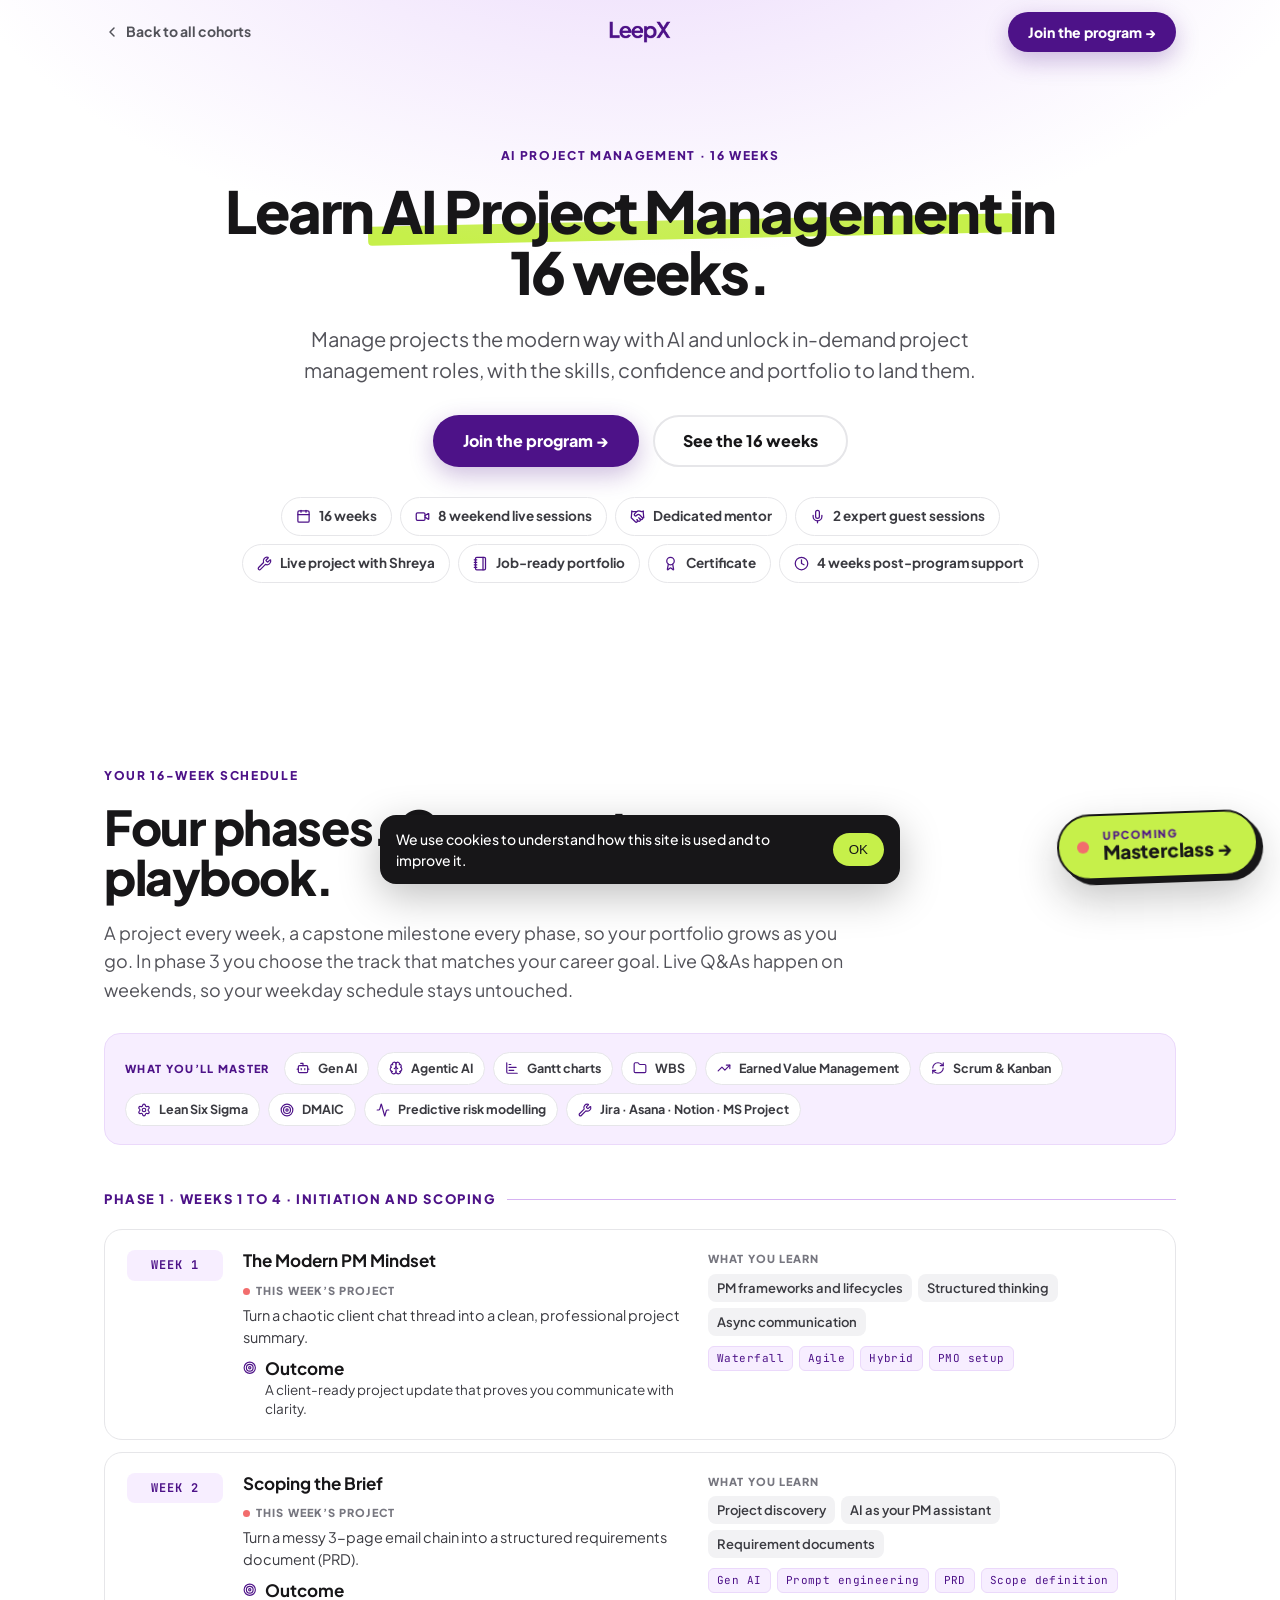
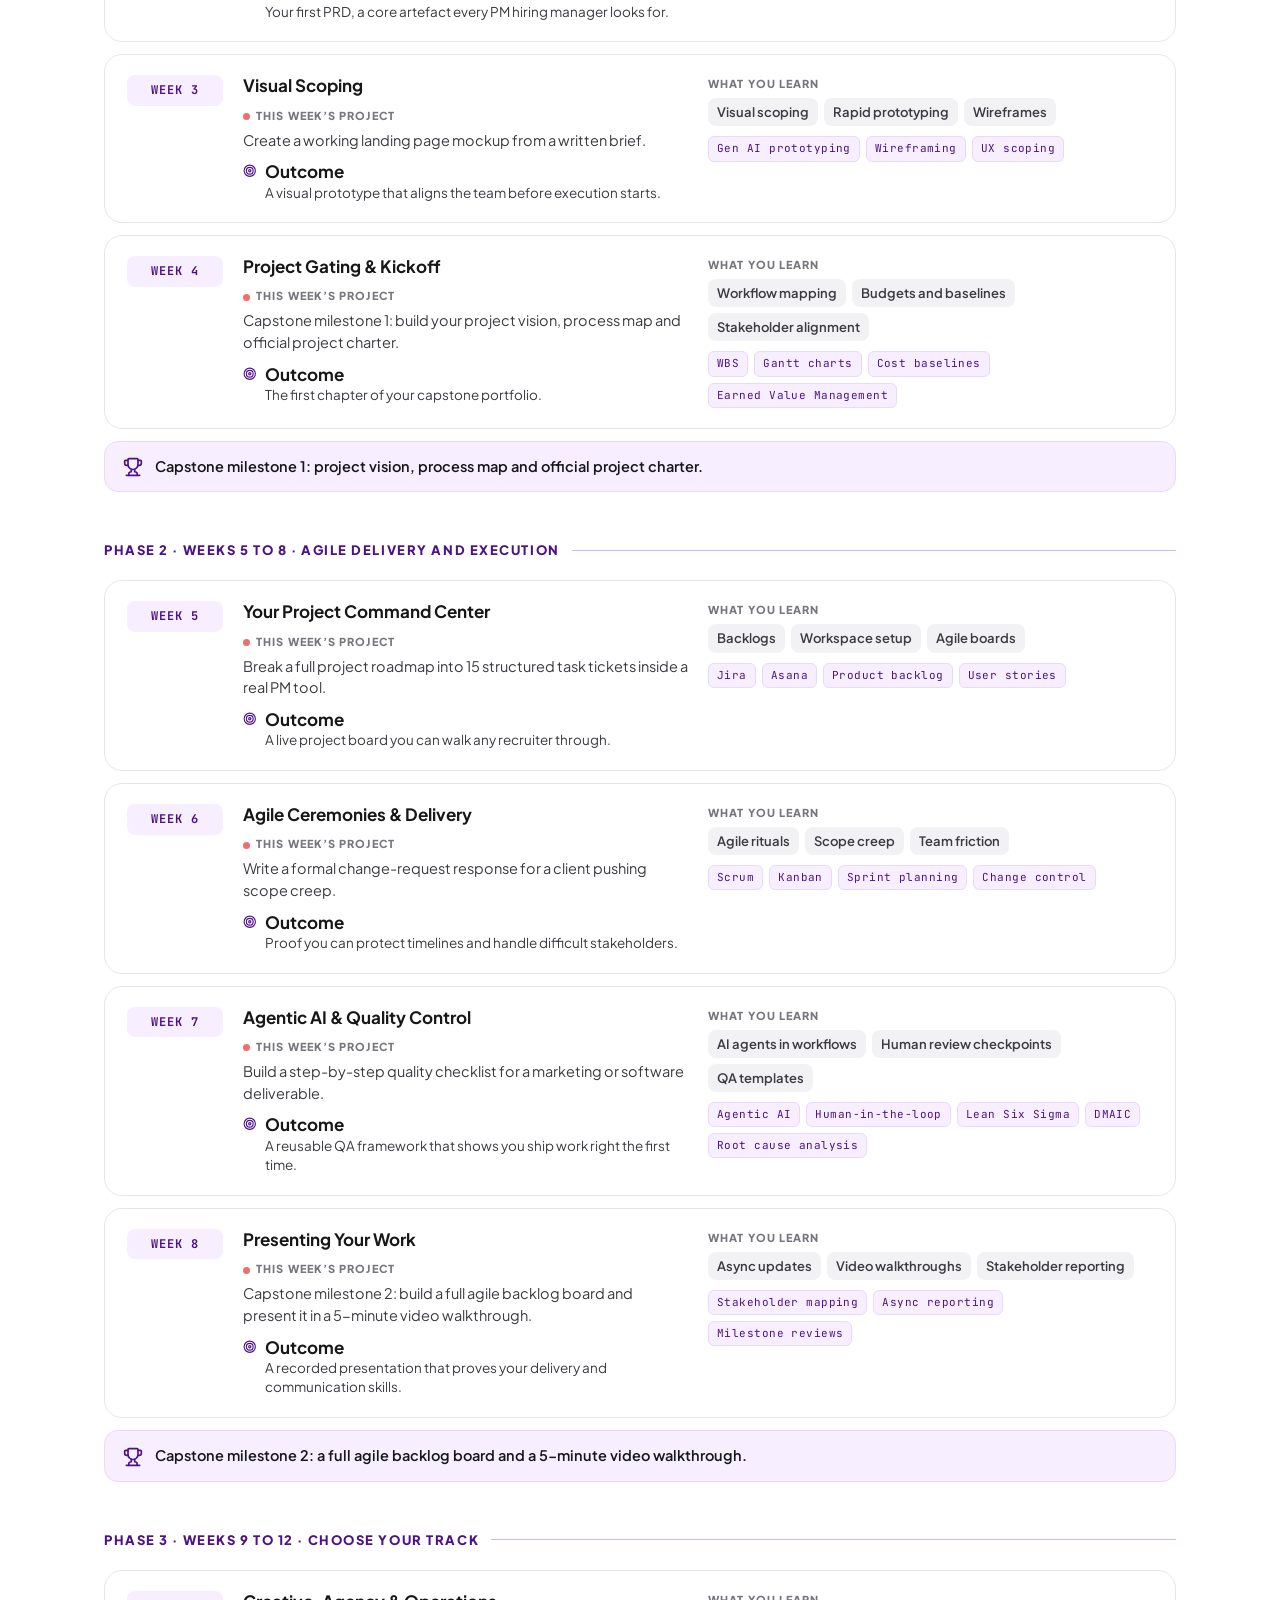
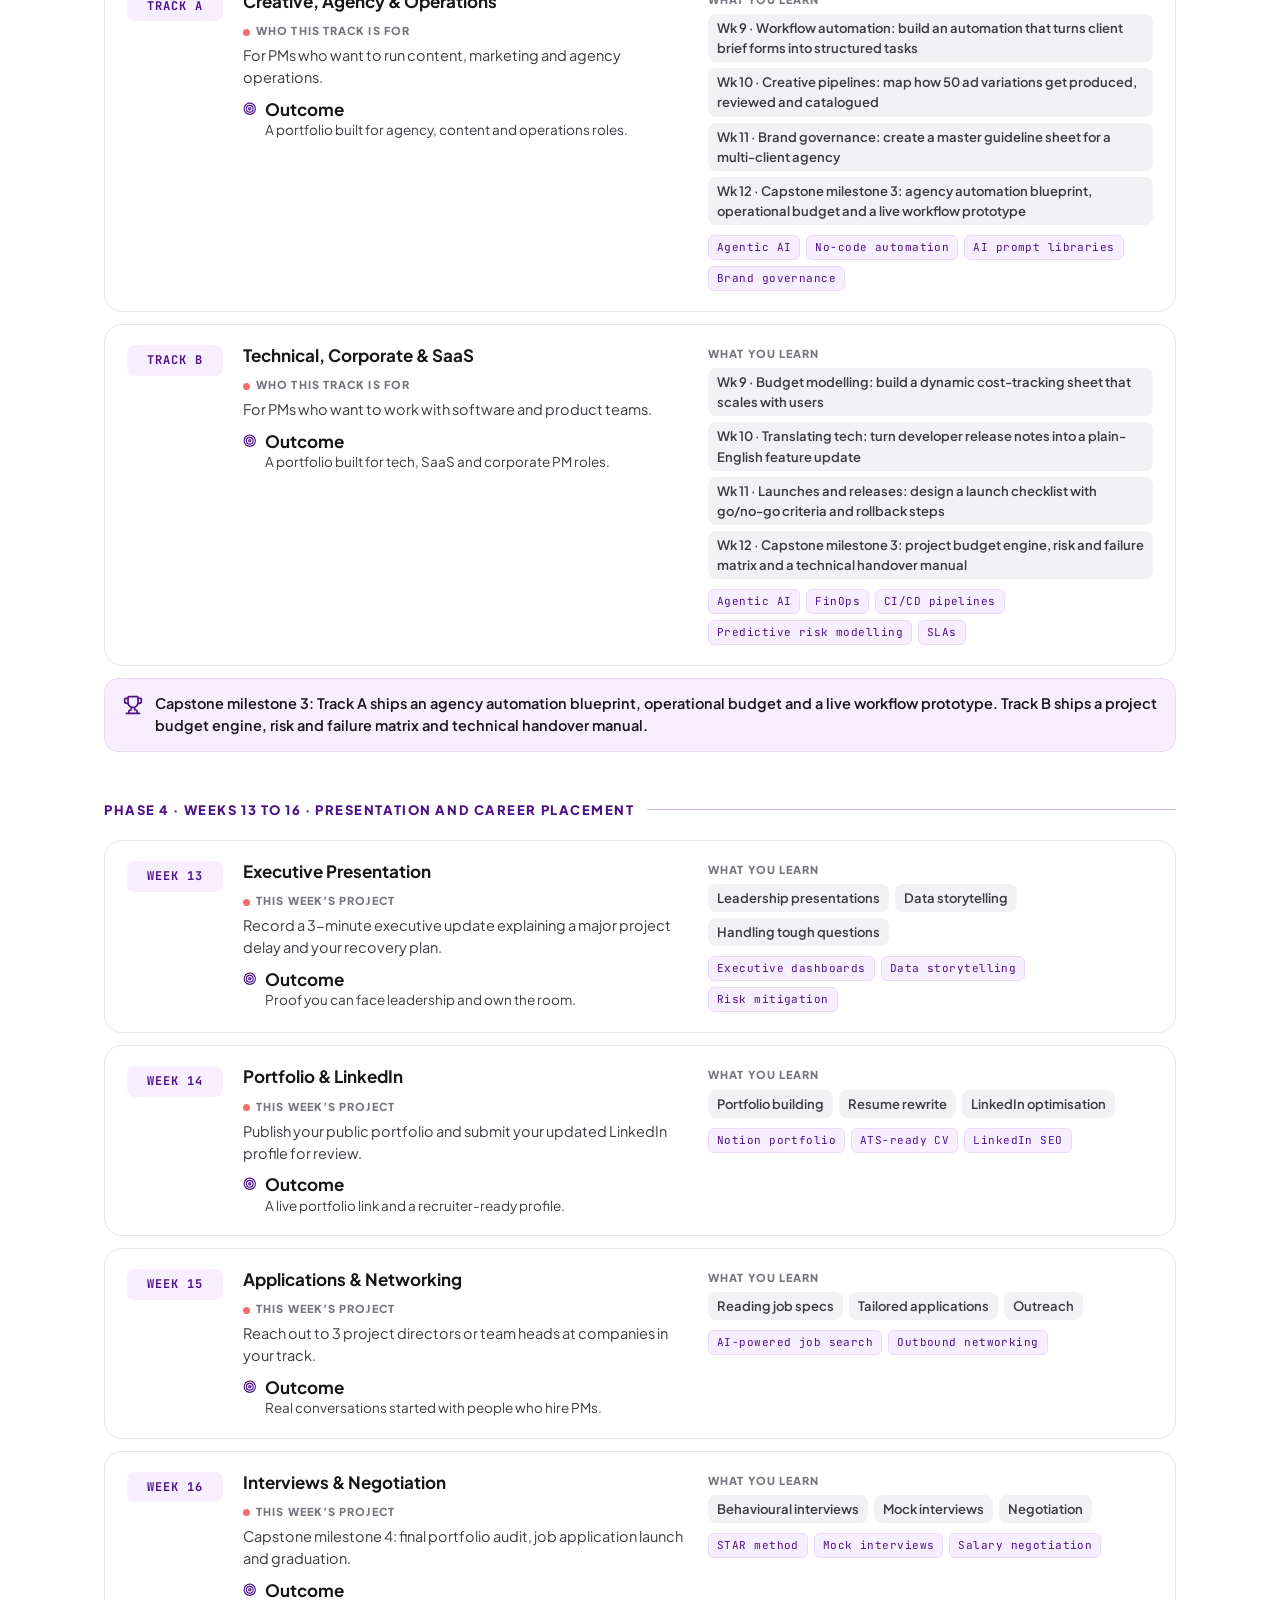
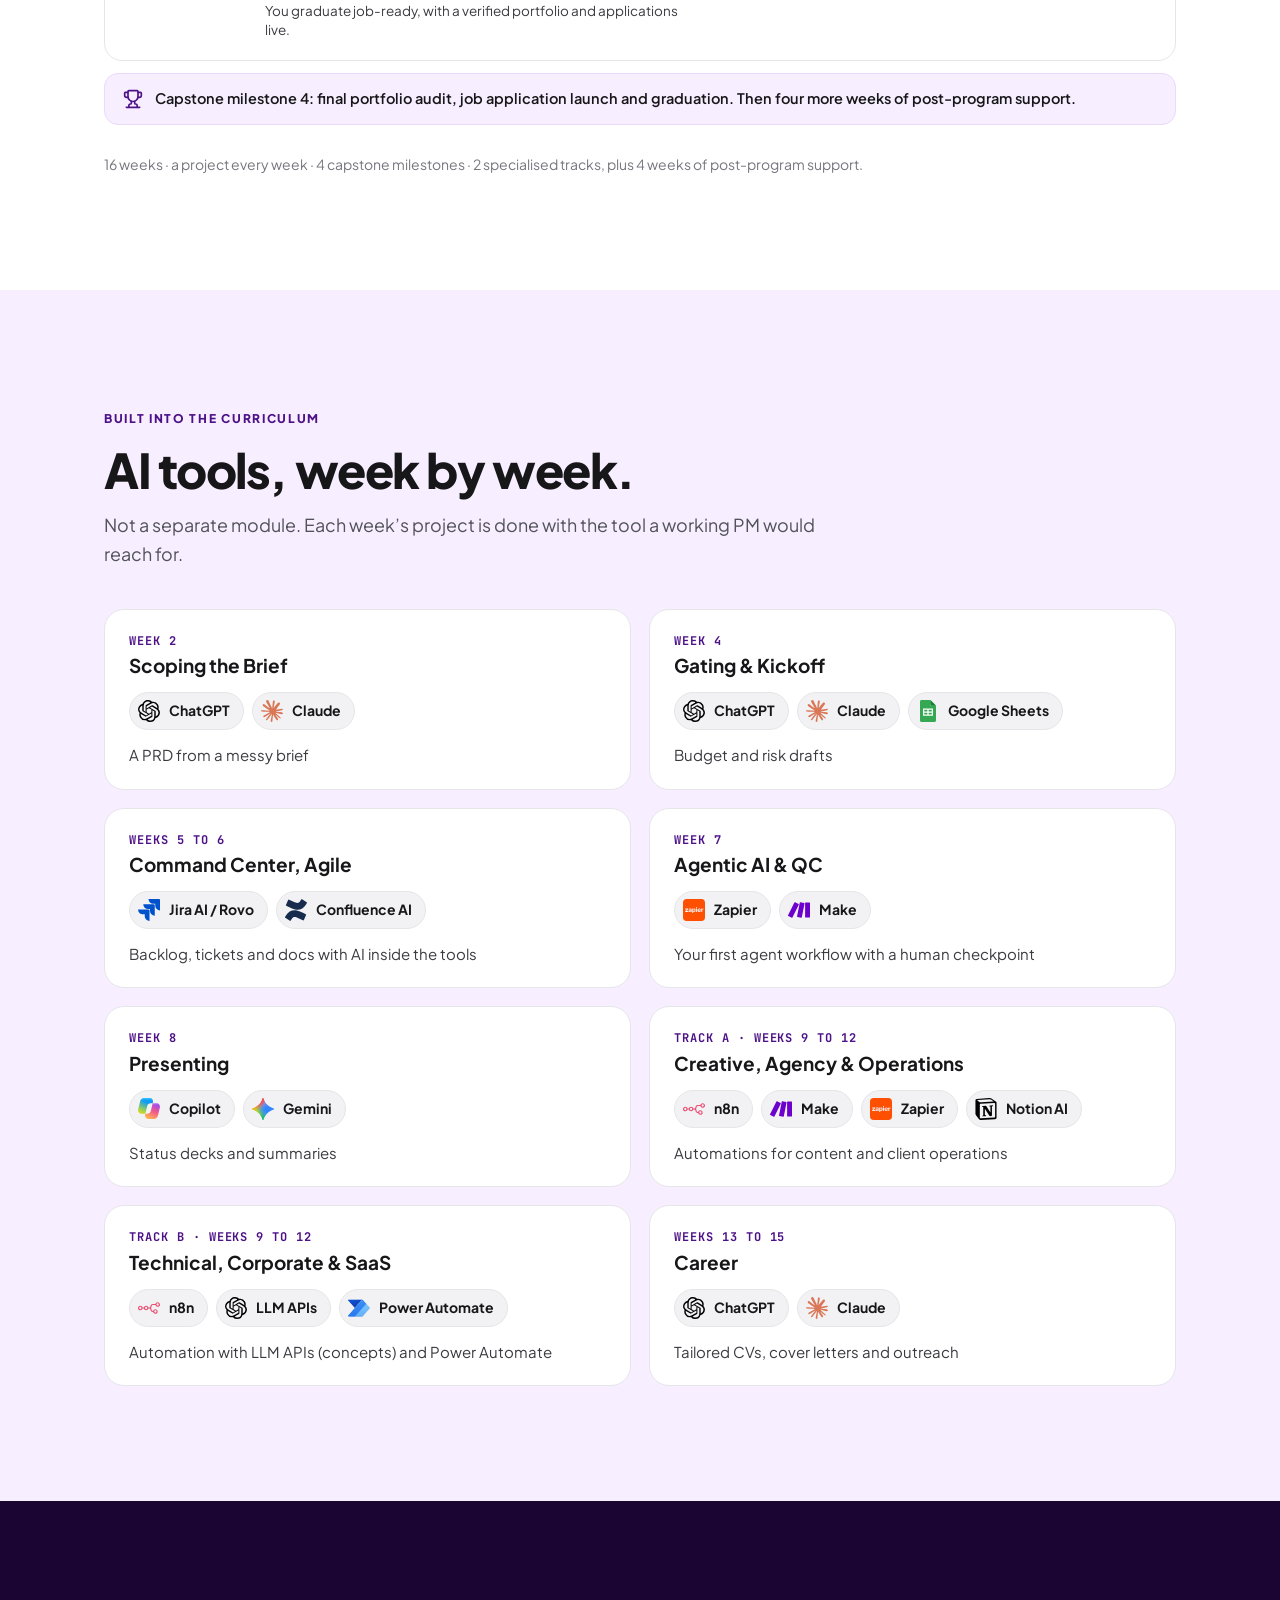
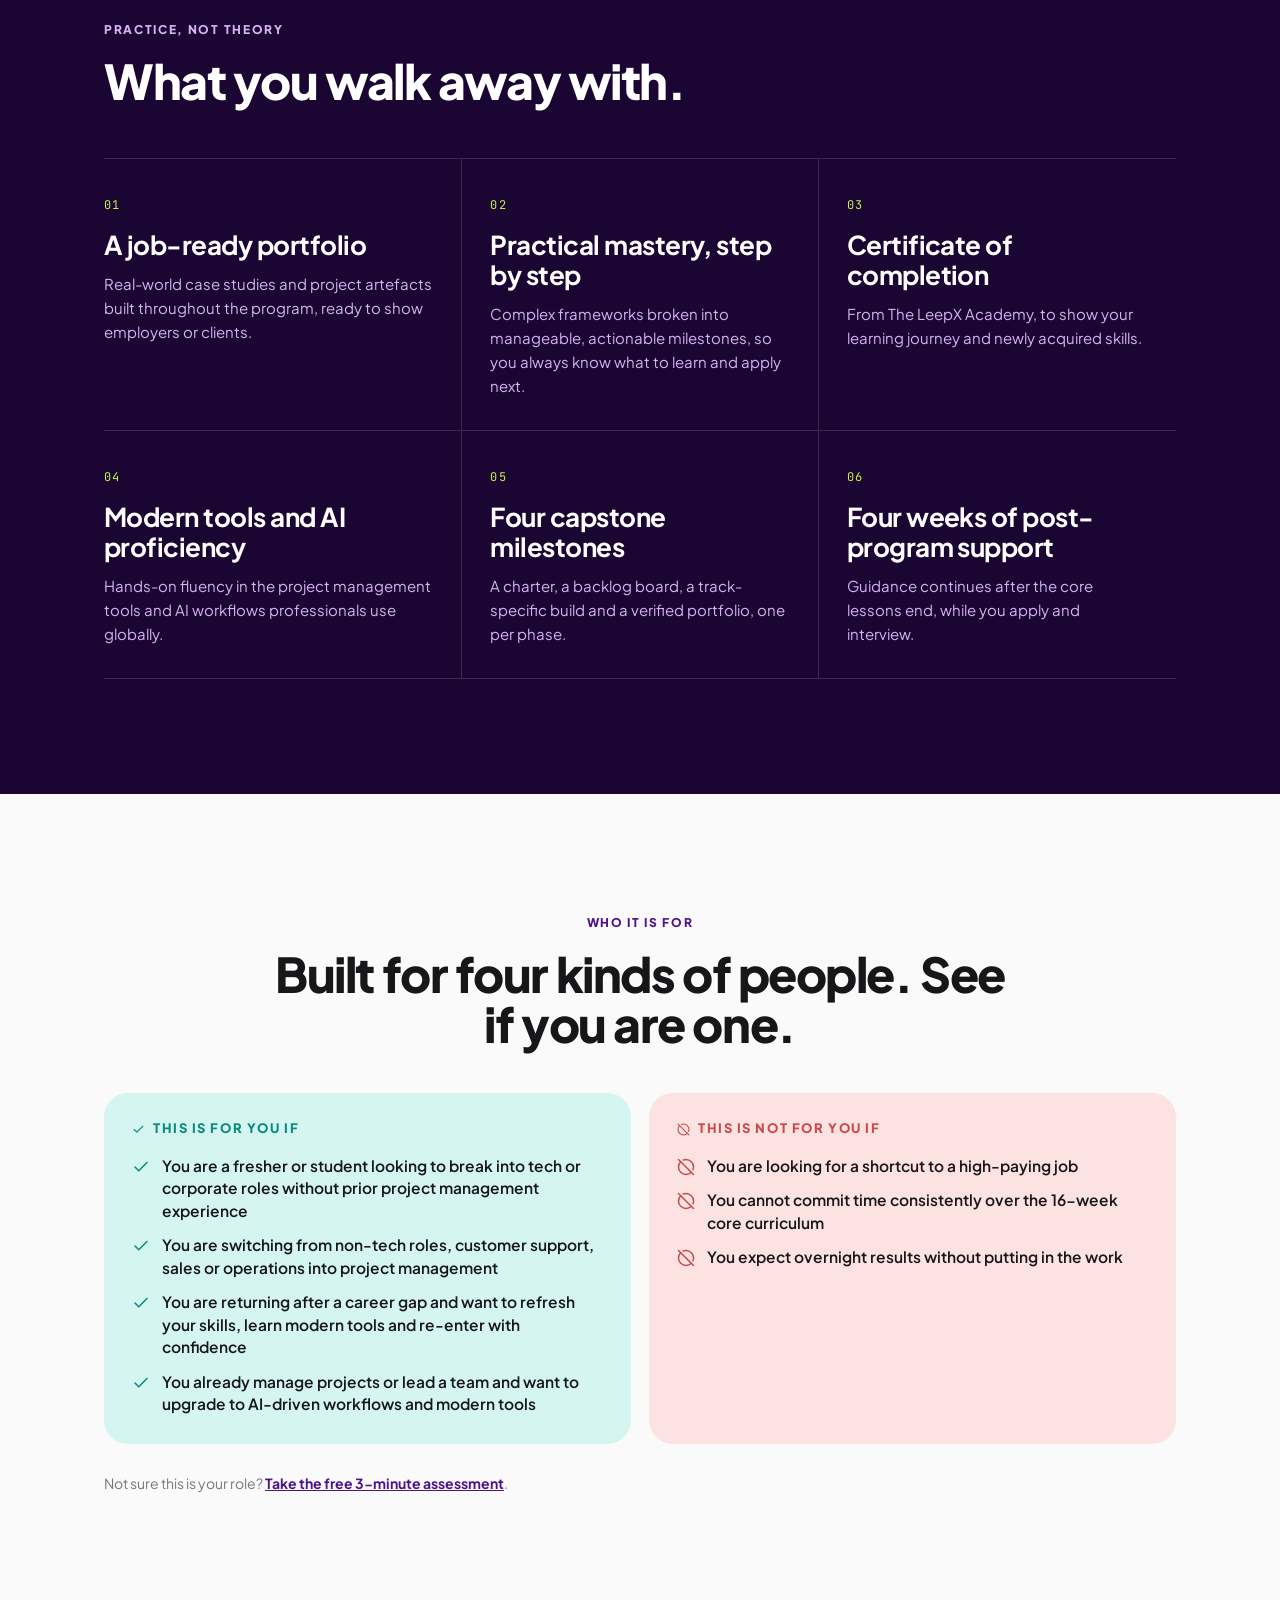
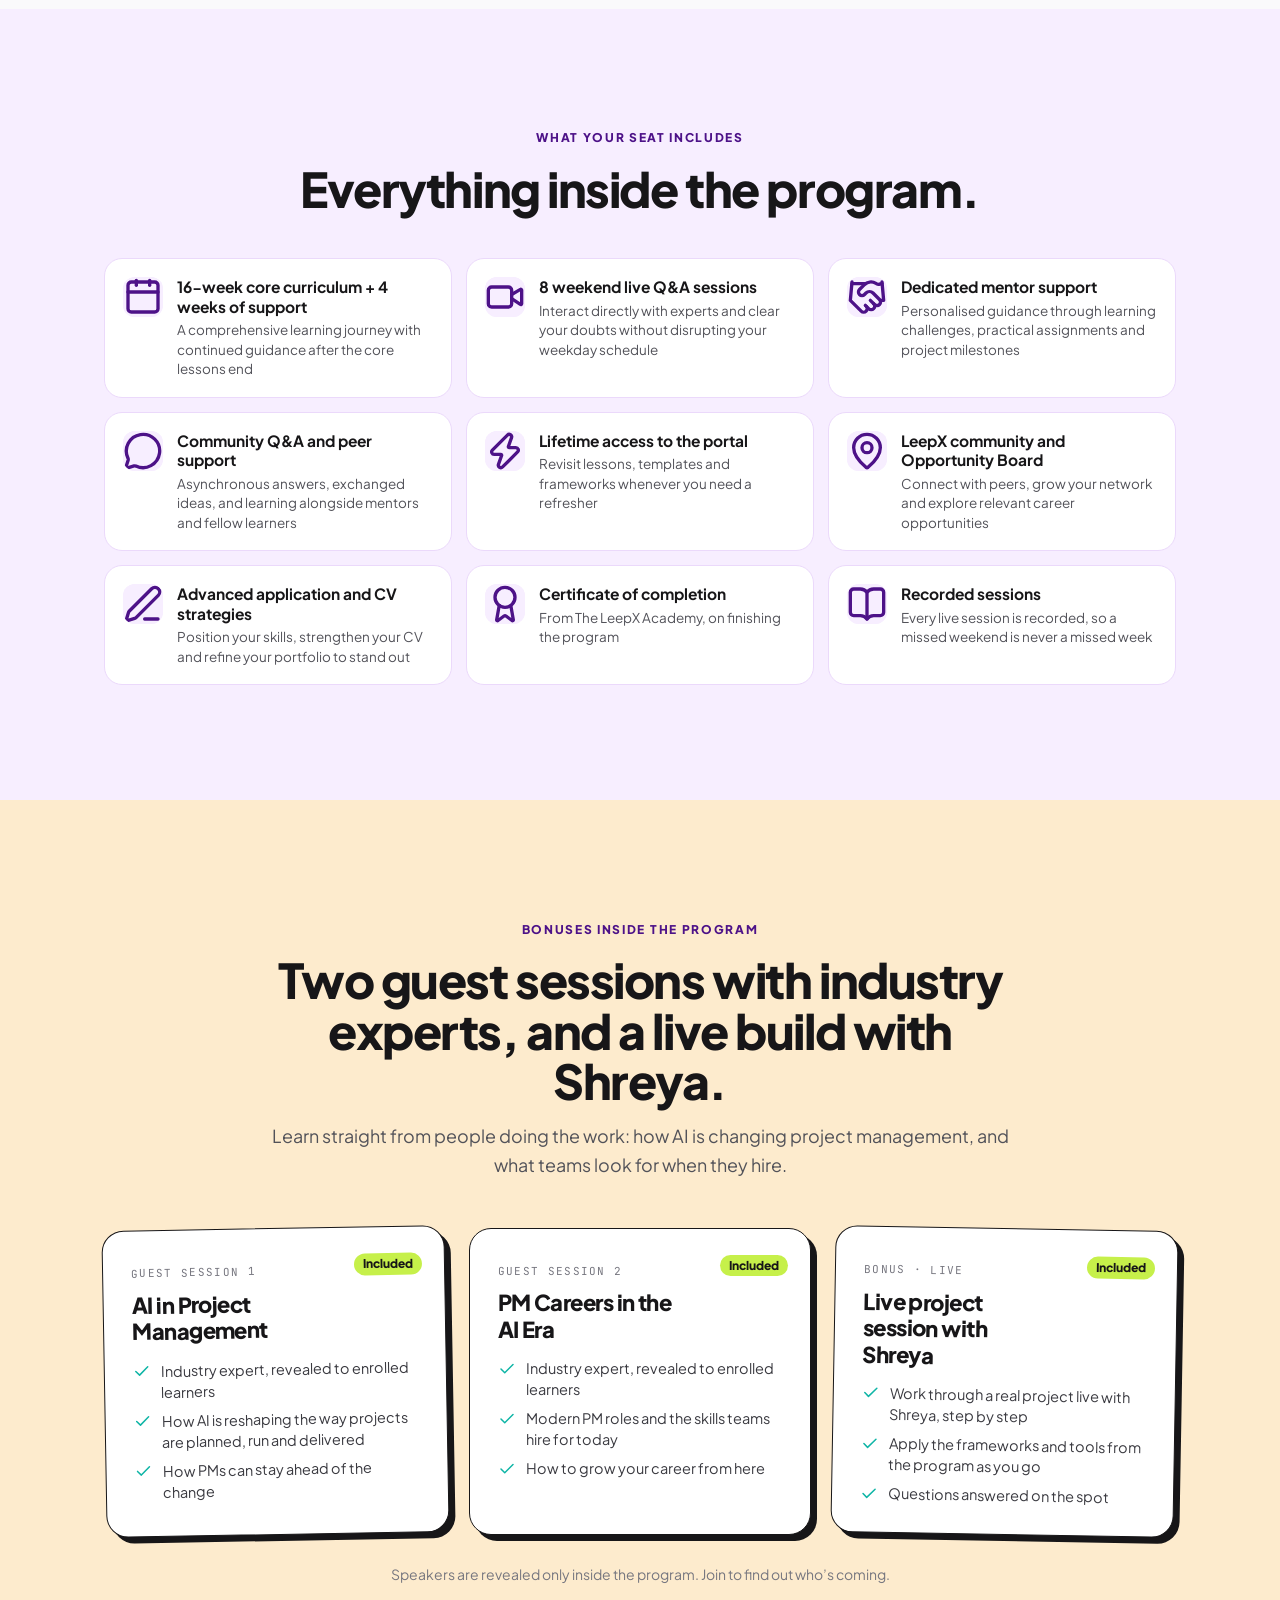
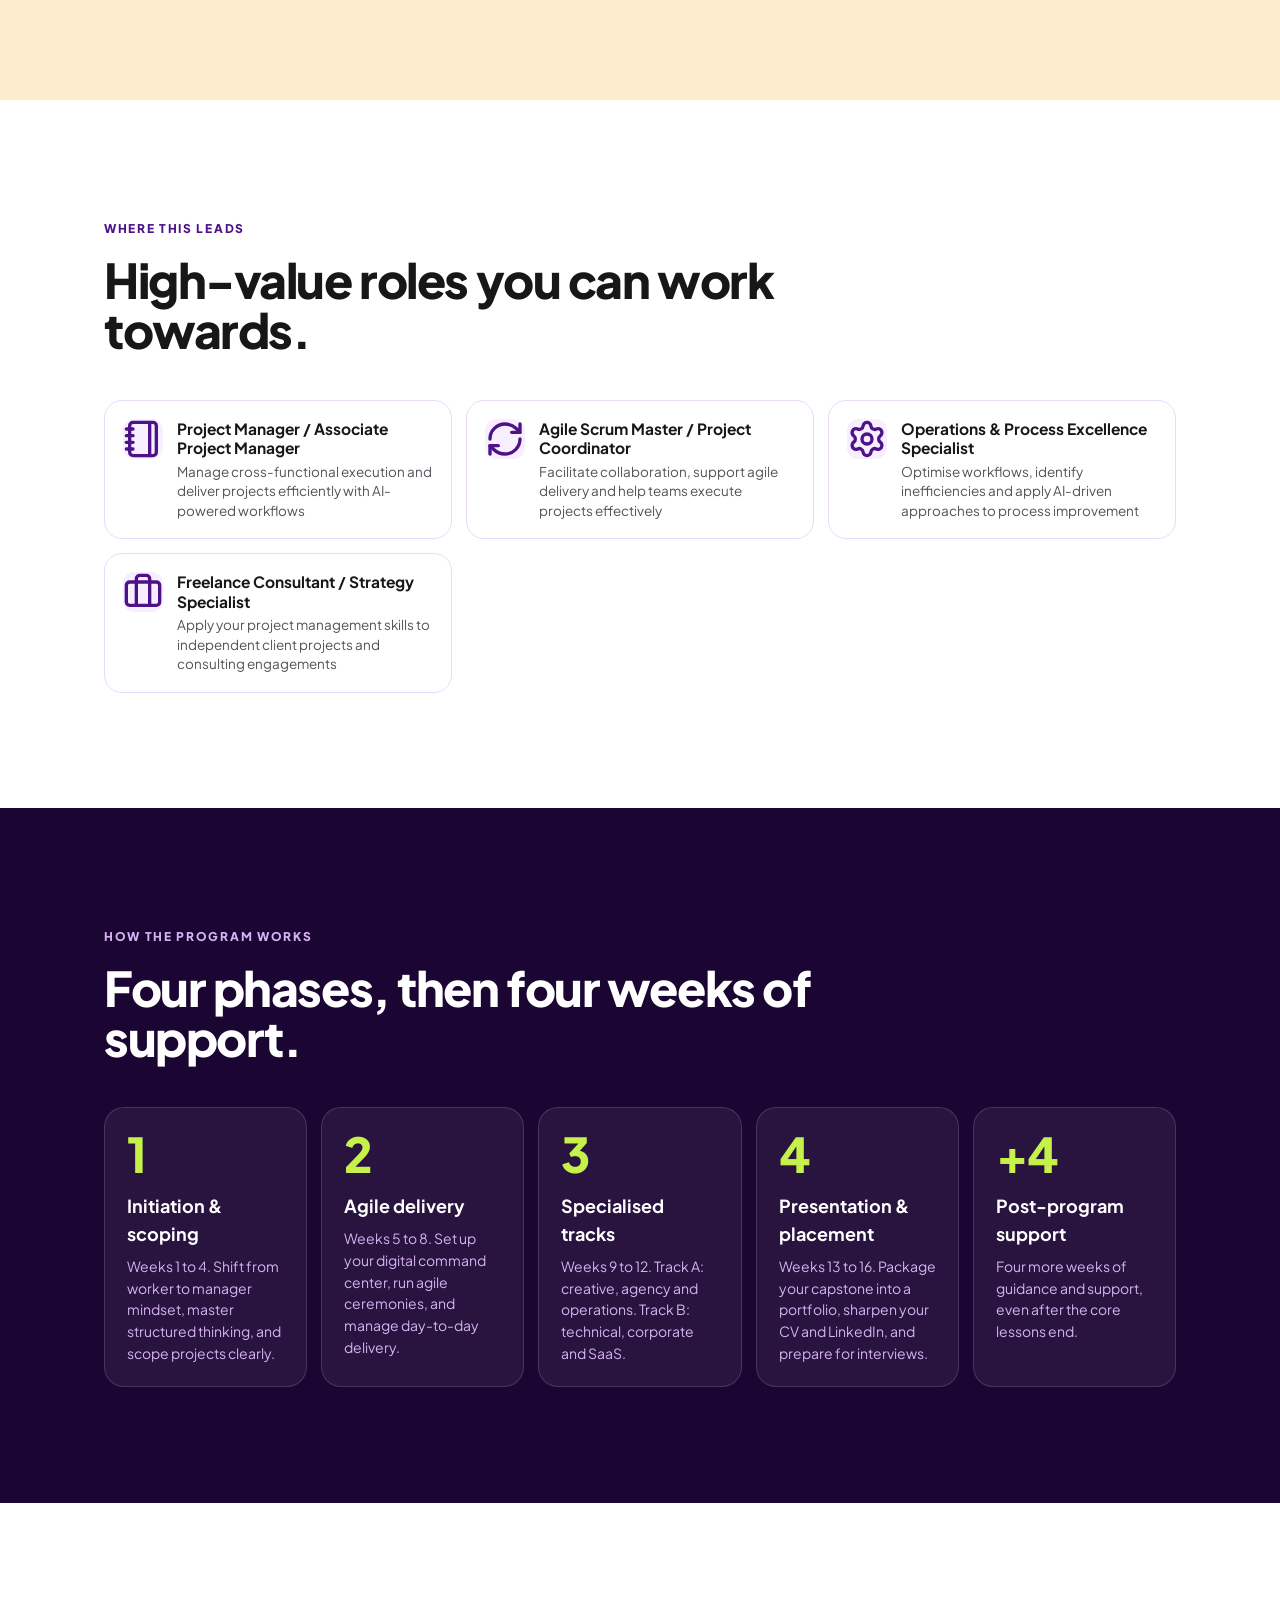
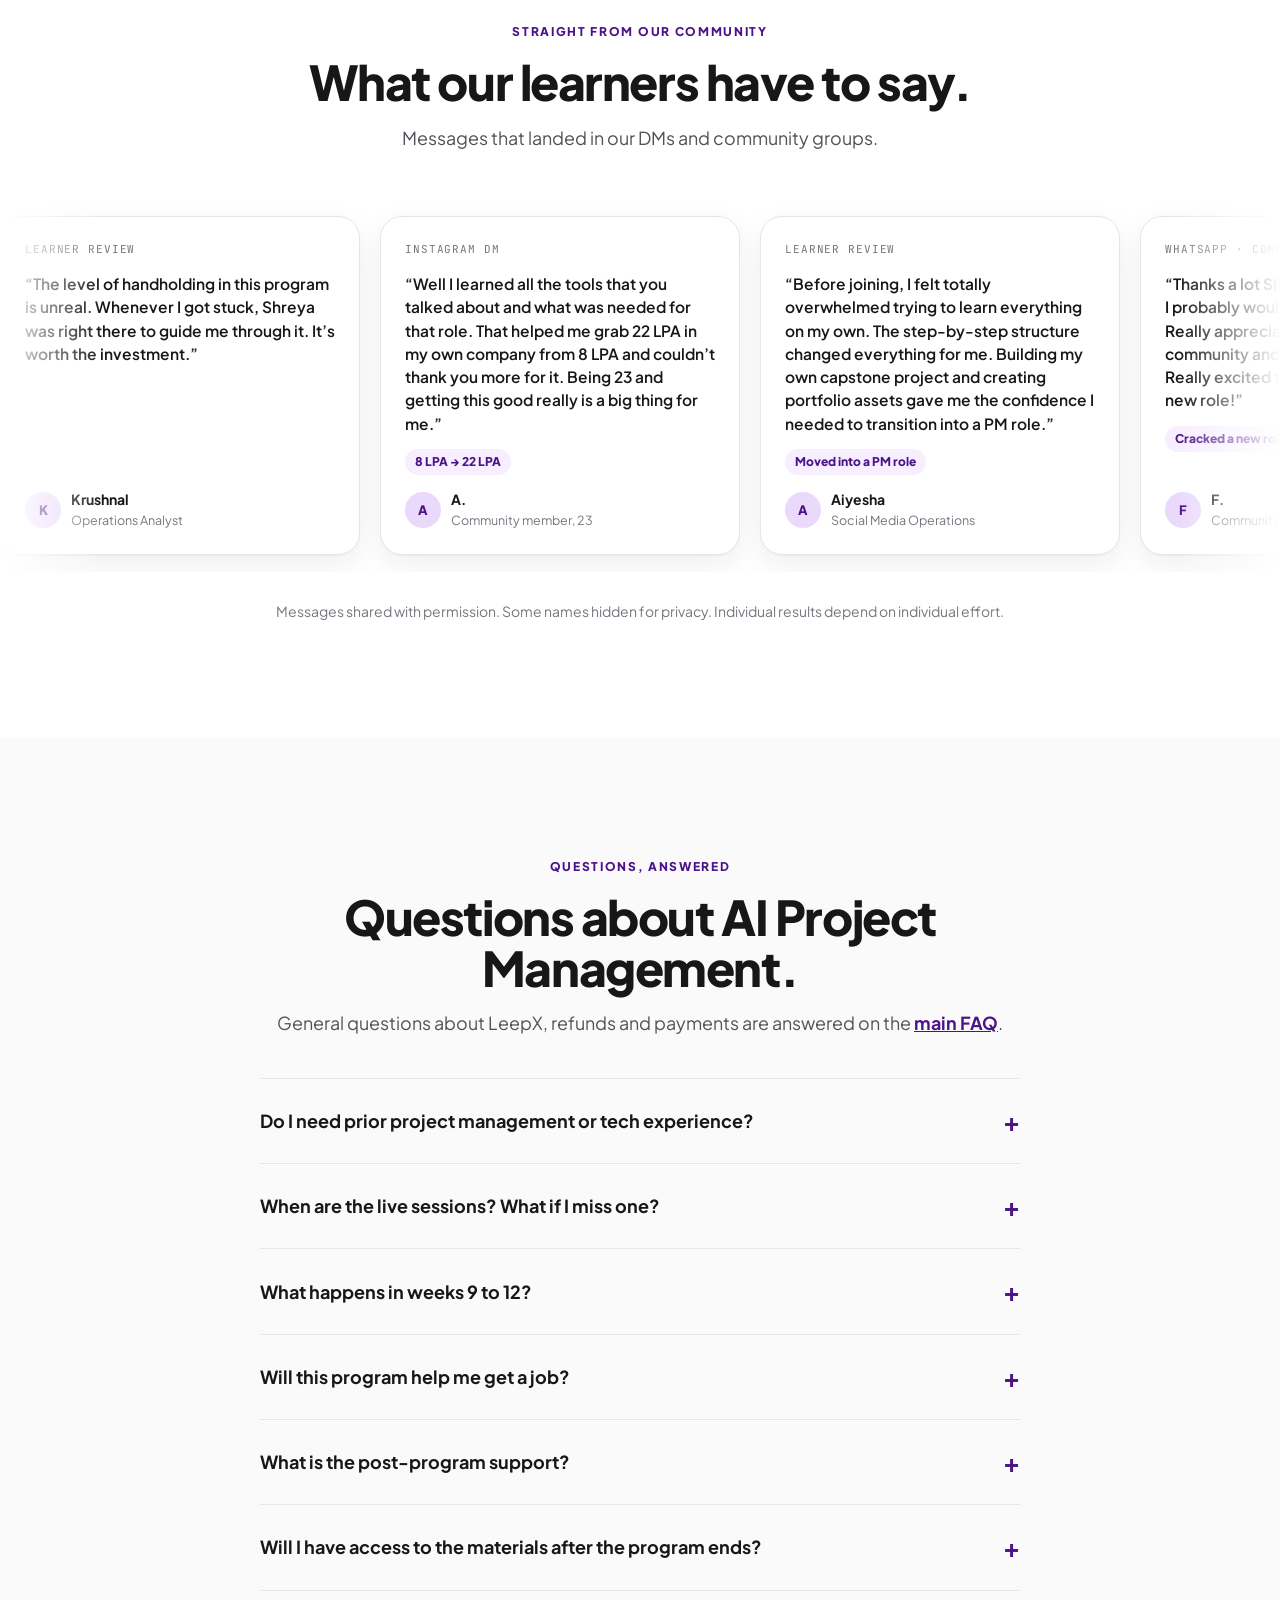
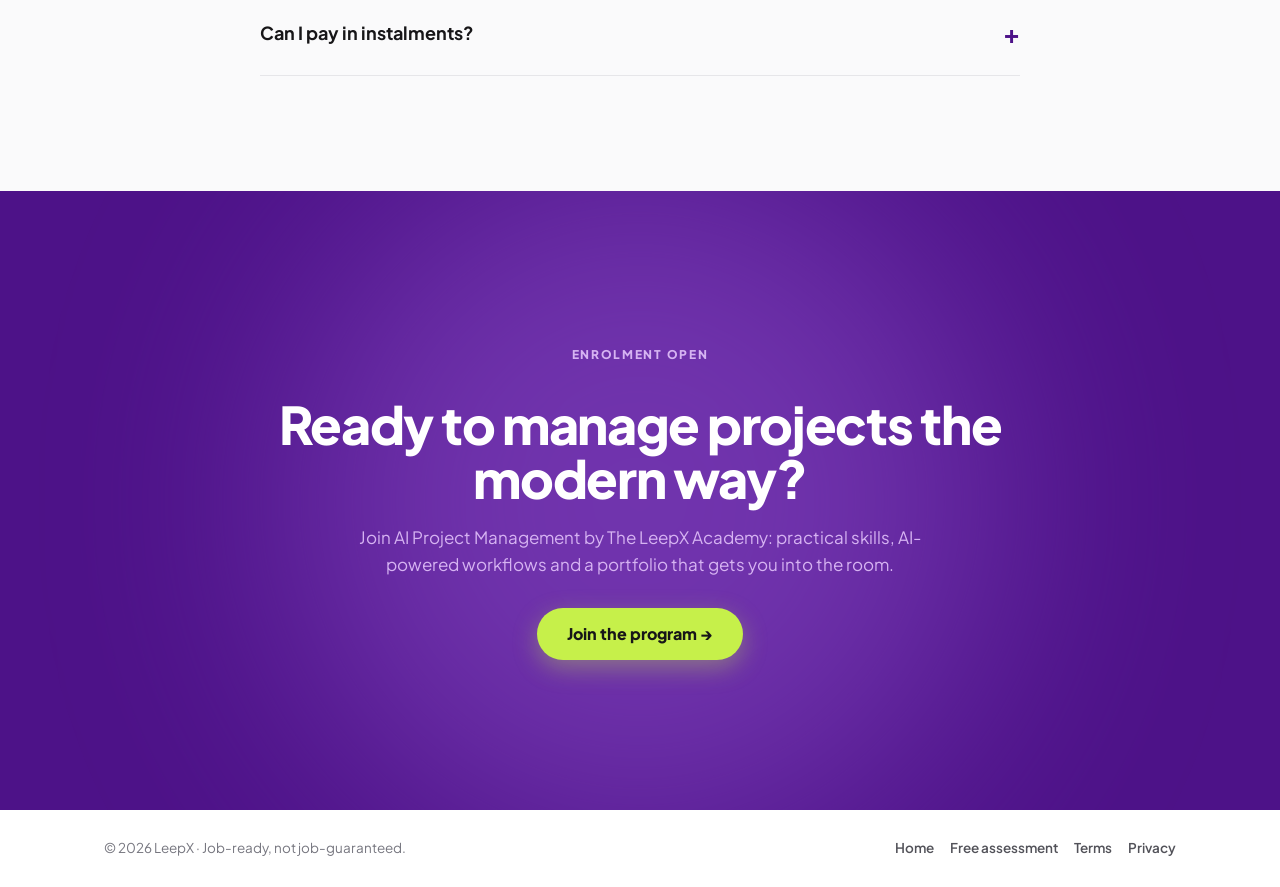
<file: site/ai-project-manager.html>
<!DOCTYPE html>
<html lang="en">
<head>
<meta charset="UTF-8" />
<meta name="viewport" content="width=device-width, initial-scale=1.0" />
<title>AI Project Management · 16 weeks · LeepX</title>
<meta name="description" content="Sixteen weeks, eight weekend live sessions, a dedicated mentor and four capstone milestones. Two specialised tracks, a job-ready portfolio and four weeks of post-program support." />
<meta property="og:title" content="AI Project Management · 16 weeks · LeepX" />
<meta property="og:description" content="Sixteen weeks, eight weekend live sessions, a dedicated mentor and four capstone milestones. Two specialised tracks, a job-ready portfolio and four weeks of post-program support." />
<meta property="og:image" content="https://theleepx.com/assets/hero-poster.jpg" />
<link rel="icon" href="favicon.ico" sizes="any" />
<link rel="icon" type="image/png" sizes="32x32" href="assets/favicon-32.png" />
<link rel="icon" type="image/png" sizes="192x192" href="assets/favicon-192.png" />
<link rel="apple-touch-icon" href="assets/apple-touch-icon.png" />
<link rel="preconnect" href="https://fonts.googleapis.com" /><link rel="preconnect" href="https://fonts.gstatic.com" crossorigin />
<link href="https://fonts.googleapis.com/css2?family=Plus+Jakarta+Sans:wght@400;500;600;700;800&family=JetBrains+Mono:wght@500;700&display=swap" rel="stylesheet" />
<link rel="stylesheet" href="css/leepx.css" />
<link rel="stylesheet" href="css/course.css" />
</head>
<body data-page="pm">
<header class="ctop">
  <div class="in">
    <a class="back" href="./#outcomes"><svg width="16" height="16" viewBox="0 0 24 24" fill="none" stroke="currentColor" stroke-width="2.2" stroke-linecap="round" stroke-linejoin="round" aria-hidden="true"><path d="m15 18-6-6 6-6"/></svg><span>Back to all cohorts</span></a>
    <a class="logo" href="./" aria-label="LeepX home"><img src="assets/logo-primary.png" alt="LeepX" /></a>
    <a class="btn btn-primary btn-sm nav-enrol" href="https://academy.theleepx.com/l/c48219926c" target="_blank" rel="noopener">Join the program →</a>
  </div>
</header>


<section class="chero compact" id="top">
  <div class="wrap">
    <span class="eyebrow">AI Project Management · 16 weeks</span>
    <h1>Learn <span class="hl">AI Project Management</span> in 16 weeks.</h1>
    <p class="lead">Manage projects the modern way with AI and unlock in-demand project management roles, with the skills, confidence and portfolio to land them.</p>
    <div class="acts"><a class="btn btn-primary" href="https://academy.theleepx.com/l/c48219926c" target="_blank" rel="noopener" data-buy="pm">Join the program →</a><a class="btn btn-ghost" href="#schedule">See the 16 weeks</a></div>
    <div class="chips"><span class="chip"><i class="ic" data-ic="calendar"></i>16 weeks</span><span class="chip"><i class="ic" data-ic="video"></i>8 weekend live sessions</span><span class="chip"><i class="ic" data-ic="handshake"></i>Dedicated mentor</span><span class="chip"><i class="ic" data-ic="mic"></i>2 expert guest sessions</span><span class="chip"><i class="ic" data-ic="wrench"></i>Live project with Shreya</span><span class="chip"><i class="ic" data-ic="notebook"></i>Job-ready portfolio</span><span class="chip"><i class="ic" data-ic="award"></i>Certificate</span><span class="chip"><i class="ic" data-ic="clock"></i>4 weeks post-program support</span></div>
  </div>
</section>

<section class="sec" id="schedule">
  <div class="wrap">
    <div class="head"><span class="eyebrow">Your 16-week schedule</span><h2>Four phases. One capstone playbook.</h2><p>A project every week, a capstone milestone every phase, so your portfolio grows as you go. In phase 3 you choose the track that matches your career goal. Live Q&amp;As happen on weekends, so your weekday schedule stays untouched.</p></div>
    <div class="skills reveal"><span class="l">What you’ll master</span><span class="chip"><i class="ic" data-ic="bot"></i>Gen AI</span><span class="chip"><i class="ic" data-ic="brain"></i>Agentic AI</span><span class="chip"><i class="ic" data-ic="chart-bar"></i>Gantt charts</span><span class="chip"><i class="ic" data-ic="folder"></i>WBS</span><span class="chip"><i class="ic" data-ic="trending-up"></i>Earned Value Management</span><span class="chip"><i class="ic" data-ic="refresh-cw"></i>Scrum &amp; Kanban</span><span class="chip"><i class="ic" data-ic="settings"></i>Lean Six Sigma</span><span class="chip"><i class="ic" data-ic="target"></i>DMAIC</span><span class="chip"><i class="ic" data-ic="activity"></i>Predictive risk modelling</span><span class="chip"><i class="ic" data-ic="wrench"></i>Jira · Asana · Notion · MS Project</span></div>
    <div class="weeks"><div class="phase">Phase 1 · weeks 1 to 4 · initiation and scoping</div><div class="wk reveal"><span class="n">WEEK 1</span><div><b>The Modern PM Mindset</b><div style="margin-top:10px"><div class="l live">This week’s project</div><p>Turn a chaotic client chat thread into a clean, professional project summary.</p><p class="out"><i class="ic" data-ic="target"></i><span><b>Outcome</b> A client-ready project update that proves you communicate with clarity.</span></p></div></div><div><div class="l">What you learn</div><ul><li>PM frameworks and lifecycles</li><li>Structured thinking</li><li>Async communication</li></ul><div class="tags"><span>Waterfall</span><span>Agile</span><span>Hybrid</span><span>PMO setup</span></div></div></div><div class="wk reveal"><span class="n">WEEK 2</span><div><b>Scoping the Brief</b><div style="margin-top:10px"><div class="l live">This week’s project</div><p>Turn a messy 3-page email chain into a structured requirements document (PRD).</p><p class="out"><i class="ic" data-ic="target"></i><span><b>Outcome</b> Your first PRD, a core artefact every PM hiring manager looks for.</span></p></div></div><div><div class="l">What you learn</div><ul><li>Project discovery</li><li>AI as your PM assistant</li><li>Requirement documents</li></ul><div class="tags"><span>Gen AI</span><span>Prompt engineering</span><span>PRD</span><span>Scope definition</span></div></div></div><div class="wk reveal"><span class="n">WEEK 3</span><div><b>Visual Scoping</b><div style="margin-top:10px"><div class="l live">This week’s project</div><p>Create a working landing page mockup from a written brief.</p><p class="out"><i class="ic" data-ic="target"></i><span><b>Outcome</b> A visual prototype that aligns the team before execution starts.</span></p></div></div><div><div class="l">What you learn</div><ul><li>Visual scoping</li><li>Rapid prototyping</li><li>Wireframes</li></ul><div class="tags"><span>Gen AI prototyping</span><span>Wireframing</span><span>UX scoping</span></div></div></div><div class="wk reveal"><span class="n">WEEK 4</span><div><b>Project Gating &amp; Kickoff</b><div style="margin-top:10px"><div class="l live">This week’s project</div><p>Capstone milestone 1: build your project vision, process map and official project charter.</p><p class="out"><i class="ic" data-ic="target"></i><span><b>Outcome</b> The first chapter of your capstone portfolio.</span></p></div></div><div><div class="l">What you learn</div><ul><li>Workflow mapping</li><li>Budgets and baselines</li><li>Stakeholder alignment</li></ul><div class="tags"><span>WBS</span><span>Gantt charts</span><span>Cost baselines</span><span>Earned Value Management</span></div></div></div><div class="cap reveal"><i class="ic" data-ic="trophy"></i><span>Capstone milestone 1: project vision, process map and official project charter.</span></div><div class="phase">Phase 2 · weeks 5 to 8 · agile delivery and execution</div><div class="wk reveal"><span class="n">WEEK 5</span><div><b>Your Project Command Center</b><div style="margin-top:10px"><div class="l live">This week’s project</div><p>Break a full project roadmap into 15 structured task tickets inside a real PM tool.</p><p class="out"><i class="ic" data-ic="target"></i><span><b>Outcome</b> A live project board you can walk any recruiter through.</span></p></div></div><div><div class="l">What you learn</div><ul><li>Backlogs</li><li>Workspace setup</li><li>Agile boards</li></ul><div class="tags"><span>Jira</span><span>Asana</span><span>Product backlog</span><span>User stories</span></div></div></div><div class="wk reveal"><span class="n">WEEK 6</span><div><b>Agile Ceremonies &amp; Delivery</b><div style="margin-top:10px"><div class="l live">This week’s project</div><p>Write a formal change-request response for a client pushing scope creep.</p><p class="out"><i class="ic" data-ic="target"></i><span><b>Outcome</b> Proof you can protect timelines and handle difficult stakeholders.</span></p></div></div><div><div class="l">What you learn</div><ul><li>Agile rituals</li><li>Scope creep</li><li>Team friction</li></ul><div class="tags"><span>Scrum</span><span>Kanban</span><span>Sprint planning</span><span>Change control</span></div></div></div><div class="wk reveal"><span class="n">WEEK 7</span><div><b>Agentic AI &amp; Quality Control</b><div style="margin-top:10px"><div class="l live">This week’s project</div><p>Build a step-by-step quality checklist for a marketing or software deliverable.</p><p class="out"><i class="ic" data-ic="target"></i><span><b>Outcome</b> A reusable QA framework that shows you ship work right the first time.</span></p></div></div><div><div class="l">What you learn</div><ul><li>AI agents in workflows</li><li>Human review checkpoints</li><li>QA templates</li></ul><div class="tags"><span>Agentic AI</span><span>Human-in-the-loop</span><span>Lean Six Sigma</span><span>DMAIC</span><span>Root cause analysis</span></div></div></div><div class="wk reveal"><span class="n">WEEK 8</span><div><b>Presenting Your Work</b><div style="margin-top:10px"><div class="l live">This week’s project</div><p>Capstone milestone 2: build a full agile backlog board and present it in a 5-minute video walkthrough.</p><p class="out"><i class="ic" data-ic="target"></i><span><b>Outcome</b> A recorded presentation that proves your delivery and communication skills.</span></p></div></div><div><div class="l">What you learn</div><ul><li>Async updates</li><li>Video walkthroughs</li><li>Stakeholder reporting</li></ul><div class="tags"><span>Stakeholder mapping</span><span>Async reporting</span><span>Milestone reviews</span></div></div></div><div class="cap reveal"><i class="ic" data-ic="trophy"></i><span>Capstone milestone 2: a full agile backlog board and a 5-minute video walkthrough.</span></div><div class="phase">Phase 3 · weeks 9 to 12 · choose your track</div><div class="wk reveal"><span class="n">TRACK A</span><div><b>Creative, Agency &amp; Operations</b><div style="margin-top:10px"><div class="l live">Who this track is for</div><p>For PMs who want to run content, marketing and agency operations.</p><p class="out"><i class="ic" data-ic="target"></i><span><b>Outcome</b> A portfolio built for agency, content and operations roles.</span></p></div></div><div><div class="l">What you learn</div><ul><li>Wk 9 · Workflow automation: build an automation that turns client brief forms into structured tasks</li><li>Wk 10 · Creative pipelines: map how 50 ad variations get produced, reviewed and catalogued</li><li>Wk 11 · Brand governance: create a master guideline sheet for a multi-client agency</li><li>Wk 12 · Capstone milestone 3: agency automation blueprint, operational budget and a live workflow prototype</li></ul><div class="tags"><span>Agentic AI</span><span>No-code automation</span><span>AI prompt libraries</span><span>Brand governance</span></div></div></div><div class="wk reveal"><span class="n">TRACK B</span><div><b>Technical, Corporate &amp; SaaS</b><div style="margin-top:10px"><div class="l live">Who this track is for</div><p>For PMs who want to work with software and product teams.</p><p class="out"><i class="ic" data-ic="target"></i><span><b>Outcome</b> A portfolio built for tech, SaaS and corporate PM roles.</span></p></div></div><div><div class="l">What you learn</div><ul><li>Wk 9 · Budget modelling: build a dynamic cost-tracking sheet that scales with users</li><li>Wk 10 · Translating tech: turn developer release notes into a plain-English feature update</li><li>Wk 11 · Launches and releases: design a launch checklist with go/no-go criteria and rollback steps</li><li>Wk 12 · Capstone milestone 3: project budget engine, risk and failure matrix and a technical handover manual</li></ul><div class="tags"><span>Agentic AI</span><span>FinOps</span><span>CI/CD pipelines</span><span>Predictive risk modelling</span><span>SLAs</span></div></div></div><div class="cap reveal"><i class="ic" data-ic="trophy"></i><span>Capstone milestone 3: Track A ships an agency automation blueprint, operational budget and a live workflow prototype. Track B ships a project budget engine, risk and failure matrix and technical handover manual.</span></div><div class="phase">Phase 4 · weeks 13 to 16 · presentation and career placement</div><div class="wk reveal"><span class="n">WEEK 13</span><div><b>Executive Presentation</b><div style="margin-top:10px"><div class="l live">This week’s project</div><p>Record a 3-minute executive update explaining a major project delay and your recovery plan.</p><p class="out"><i class="ic" data-ic="target"></i><span><b>Outcome</b> Proof you can face leadership and own the room.</span></p></div></div><div><div class="l">What you learn</div><ul><li>Leadership presentations</li><li>Data storytelling</li><li>Handling tough questions</li></ul><div class="tags"><span>Executive dashboards</span><span>Data storytelling</span><span>Risk mitigation</span></div></div></div><div class="wk reveal"><span class="n">WEEK 14</span><div><b>Portfolio &amp; LinkedIn</b><div style="margin-top:10px"><div class="l live">This week’s project</div><p>Publish your public portfolio and submit your updated LinkedIn profile for review.</p><p class="out"><i class="ic" data-ic="target"></i><span><b>Outcome</b> A live portfolio link and a recruiter-ready profile.</span></p></div></div><div><div class="l">What you learn</div><ul><li>Portfolio building</li><li>Resume rewrite</li><li>LinkedIn optimisation</li></ul><div class="tags"><span>Notion portfolio</span><span>ATS-ready CV</span><span>LinkedIn SEO</span></div></div></div><div class="wk reveal"><span class="n">WEEK 15</span><div><b>Applications &amp; Networking</b><div style="margin-top:10px"><div class="l live">This week’s project</div><p>Reach out to 3 project directors or team heads at companies in your track.</p><p class="out"><i class="ic" data-ic="target"></i><span><b>Outcome</b> Real conversations started with people who hire PMs.</span></p></div></div><div><div class="l">What you learn</div><ul><li>Reading job specs</li><li>Tailored applications</li><li>Outreach</li></ul><div class="tags"><span>AI-powered job search</span><span>Outbound networking</span></div></div></div><div class="wk reveal"><span class="n">WEEK 16</span><div><b>Interviews &amp; Negotiation</b><div style="margin-top:10px"><div class="l live">This week’s project</div><p>Capstone milestone 4: final portfolio audit, job application launch and graduation.</p><p class="out"><i class="ic" data-ic="target"></i><span><b>Outcome</b> You graduate job-ready, with a verified portfolio and applications live.</span></p></div></div><div><div class="l">What you learn</div><ul><li>Behavioural interviews</li><li>Mock interviews</li><li>Negotiation</li></ul><div class="tags"><span>STAR method</span><span>Mock interviews</span><span>Salary negotiation</span></div></div></div><div class="cap reveal"><i class="ic" data-ic="trophy"></i><span>Capstone milestone 4: final portfolio audit, job application launch and graduation. Then four more weeks of post-program support.</span></div></div>
    <p class="note">16 weeks · a project every week · 4 capstone milestones · 2 specialised tracks, plus 4 weeks of post-program support.</p>
  </div>
</section>

<section class="sec lilac" id="aitools">
  <div class="wrap">
    <div class="head"><span class="eyebrow">Built into the curriculum</span><h2>AI tools, week by week.</h2><p>Not a separate module. Each week’s project is done with the tool a working PM would reach for.</p></div>
    <div class="tcards"><div class="tcard reveal"><div class="tc-when"><span class="wkn">Week 2</span><b>Scoping the Brief</b></div><div class="tc-logos"><span class="lg"><img src="assets/logos/chatgpt.svg" alt="" loading="lazy">ChatGPT</span><span class="lg"><img src="assets/logos/claude.svg" alt="" loading="lazy">Claude</span></div><p>A PRD from a messy brief</p></div><div class="tcard reveal"><div class="tc-when"><span class="wkn">Week 4</span><b>Gating &amp; Kickoff</b></div><div class="tc-logos"><span class="lg"><img src="assets/logos/chatgpt.svg" alt="" loading="lazy">ChatGPT</span><span class="lg"><img src="assets/logos/claude.svg" alt="" loading="lazy">Claude</span><span class="lg"><img src="assets/logos/sheets.svg" alt="" loading="lazy">Google Sheets</span></div><p>Budget and risk drafts</p></div><div class="tcard reveal"><div class="tc-when"><span class="wkn">Weeks 5 to 6</span><b>Command Center, Agile</b></div><div class="tc-logos"><span class="lg"><img src="assets/logos/jira.svg" alt="" loading="lazy">Jira AI / Rovo</span><span class="lg"><img src="assets/logos/confluence.svg" alt="" loading="lazy">Confluence AI</span></div><p>Backlog, tickets and docs with AI inside the tools</p></div><div class="tcard reveal"><div class="tc-when"><span class="wkn">Week 7</span><b>Agentic AI &amp; QC</b></div><div class="tc-logos"><span class="lg"><img src="assets/logos/zapier.svg" alt="" loading="lazy">Zapier</span><span class="lg"><img src="assets/logos/make.svg" alt="" loading="lazy">Make</span></div><p>Your first agent workflow with a human checkpoint</p></div><div class="tcard reveal"><div class="tc-when"><span class="wkn">Week 8</span><b>Presenting</b></div><div class="tc-logos"><span class="lg"><img src="assets/logos/copilot.svg" alt="" loading="lazy">Copilot</span><span class="lg"><img src="assets/logos/gemini.svg" alt="" loading="lazy">Gemini</span></div><p>Status decks and summaries</p></div><div class="tcard reveal"><div class="tc-when"><span class="wkn">Track A · weeks 9 to 12</span><b>Creative, Agency &amp; Operations</b></div><div class="tc-logos"><span class="lg"><img src="assets/logos/n8n.svg" alt="" loading="lazy">n8n</span><span class="lg"><img src="assets/logos/make.svg" alt="" loading="lazy">Make</span><span class="lg"><img src="assets/logos/zapier.svg" alt="" loading="lazy">Zapier</span><span class="lg"><img src="assets/logos/notion.svg" alt="" loading="lazy">Notion AI</span></div><p>Automations for content and client operations</p></div><div class="tcard reveal"><div class="tc-when"><span class="wkn">Track B · weeks 9 to 12</span><b>Technical, Corporate &amp; SaaS</b></div><div class="tc-logos"><span class="lg"><img src="assets/logos/n8n.svg" alt="" loading="lazy">n8n</span><span class="lg"><img src="assets/logos/chatgpt.svg" alt="" loading="lazy">LLM APIs</span><span class="lg"><img src="assets/logos/power-automate.svg" alt="" loading="lazy">Power Automate</span></div><p>Automation with LLM APIs (concepts) and Power Automate</p></div><div class="tcard reveal"><div class="tc-when"><span class="wkn">Weeks 13 to 15</span><b>Career</b></div><div class="tc-logos"><span class="lg"><img src="assets/logos/chatgpt.svg" alt="" loading="lazy">ChatGPT</span><span class="lg"><img src="assets/logos/claude.svg" alt="" loading="lazy">Claude</span></div><p>Tailored CVs, cover letters and outreach</p></div></div>
  </div>
</section>

<section class="sec dark" id="build">
  <div class="wrap">
    <div class="head"><span class="eyebrow light">Practice, not theory</span><h2>What you walk away with.</h2></div>
    <div class="steps"><div class="step reveal"><span class="num">01</span><b>A job-ready portfolio</b><p>Real-world case studies and project artefacts built throughout the program, ready to show employers or clients.</p></div><div class="step reveal"><span class="num">02</span><b>Practical mastery, step by step</b><p>Complex frameworks broken into manageable, actionable milestones, so you always know what to learn and apply next.</p></div><div class="step reveal"><span class="num">03</span><b>Certificate of completion</b><p>From The LeepX Academy, to show your learning journey and newly acquired skills.</p></div><div class="step reveal"><span class="num">04</span><b>Modern tools and AI proficiency</b><p>Hands-on fluency in the project management tools and AI workflows professionals use globally.</p></div><div class="step reveal"><span class="num">05</span><b>Four capstone milestones</b><p>A charter, a backlog board, a track-specific build and a verified portfolio, one per phase.</p></div><div class="step reveal"><span class="num">06</span><b>Four weeks of post-program support</b><p>Guidance continues after the core lessons end, while you apply and interview.</p></div></div>
  </div>
</section>

<section class="sec soft" id="fit">
  <div class="wrap">
    <div class="head c"><span class="eyebrow">Who it is for</span><h2>Built for four kinds of people. See if you are one.</h2></div>
    <div class="fornot">
      <div class="fn yes reveal"><h3><i class="ic" data-ic="check"></i> This is for you if</h3><ul><li><i class="ic" data-ic="check"></i><span>You are a fresher or student looking to break into tech or corporate roles without prior project management experience</span></li><li><i class="ic" data-ic="check"></i><span>You are switching from non-tech roles, customer support, sales or operations into project management</span></li><li><i class="ic" data-ic="check"></i><span>You are returning after a career gap and want to refresh your skills, learn modern tools and re-enter with confidence</span></li><li><i class="ic" data-ic="check"></i><span>You already manage projects or lead a team and want to upgrade to AI-driven workflows and modern tools</span></li></ul></div>
      <div class="fn no reveal"><h3><i class="ic" data-ic="circle-off"></i> This is not for you if</h3><ul><li><i class="ic" data-ic="circle-off"></i><span>You are looking for a shortcut to a high-paying job</span></li><li><i class="ic" data-ic="circle-off"></i><span>You cannot commit time consistently over the 16-week core curriculum</span></li><li><i class="ic" data-ic="circle-off"></i><span>You expect overnight results without putting in the work</span></li></ul></div>
    </div>
    <p class="note">Not sure this is your role? <a href="assess" style="color:var(--purple);font-weight:700">Take the free 3-minute assessment</a>.</p>
  </div>
</section>

<section class="sec lilac" id="inside">
  <div class="wrap">
    <div class="head c"><span class="eyebrow">What your seat includes</span><h2>Everything inside the program.</h2></div>
    <div class="inc reveal"><div><i class="ic" data-ic="calendar"></i><div><b>16-week core curriculum + 4 weeks of support</b><small>A comprehensive learning journey with continued guidance after the core lessons end</small></div></div><div><i class="ic" data-ic="video"></i><div><b>8 weekend live Q&amp;A sessions</b><small>Interact directly with experts and clear your doubts without disrupting your weekday schedule</small></div></div><div><i class="ic" data-ic="handshake"></i><div><b>Dedicated mentor support</b><small>Personalised guidance through learning challenges, practical assignments and project milestones</small></div></div><div><i class="ic" data-ic="message-circle"></i><div><b>Community Q&amp;A and peer support</b><small>Asynchronous answers, exchanged ideas, and learning alongside mentors and fellow learners</small></div></div><div><i class="ic" data-ic="zap"></i><div><b>Lifetime access to the portal</b><small>Revisit lessons, templates and frameworks whenever you need a refresher</small></div></div><div><i class="ic" data-ic="map-pin"></i><div><b>LeepX community and Opportunity Board</b><small>Connect with peers, grow your network and explore relevant career opportunities</small></div></div><div><i class="ic" data-ic="pen-line"></i><div><b>Advanced application and CV strategies</b><small>Position your skills, strengthen your CV and refine your portfolio to stand out</small></div></div><div><i class="ic" data-ic="award"></i><div><b>Certificate of completion</b><small>From The LeepX Academy, on finishing the program</small></div></div><div><i class="ic" data-ic="book-open"></i><div><b>Recorded sessions</b><small>Every live session is recorded, so a missed weekend is never a missed week</small></div></div></div>
  </div>
</section>

<section class="sec warm" id="bonus">
  <div class="wrap">
    <div class="head c"><span class="eyebrow">Bonuses inside the program</span><h2>Two guest sessions with industry experts, and a live build with Shreya.</h2><p>Learn straight from people doing the work: how AI is changing project management, and what teams look for when they hire.</p></div>
    <div class="tickets three">
      <div class="ticket reveal"><span class="tag">Guest session 1</span><h3>AI in Project Management</h3><span class="worth"><em>Included</em></span><ul><li><i class="ic" data-ic="check"></i><span>Industry expert, revealed to enrolled learners</span></li><li><i class="ic" data-ic="check"></i><span>How AI is reshaping the way projects are planned, run and delivered</span></li><li><i class="ic" data-ic="check"></i><span>How PMs can stay ahead of the change</span></li></ul></div>
      <div class="ticket reveal"><span class="tag">Guest session 2</span><h3>PM Careers in the AI Era</h3><span class="worth"><em>Included</em></span><ul><li><i class="ic" data-ic="check"></i><span>Industry expert, revealed to enrolled learners</span></li><li><i class="ic" data-ic="check"></i><span>Modern PM roles and the skills teams hire for today</span></li><li><i class="ic" data-ic="check"></i><span>How to grow your career from here</span></li></ul></div>
      <div class="ticket reveal"><span class="tag">Bonus · live</span><h3>Live project session with Shreya</h3><span class="worth"><em>Included</em></span><ul><li><i class="ic" data-ic="check"></i><span>Work through a real project live with Shreya, step by step</span></li><li><i class="ic" data-ic="check"></i><span>Apply the frameworks and tools from the program as you go</span></li><li><i class="ic" data-ic="check"></i><span>Questions answered on the spot</span></li></ul></div>
    </div>
    <p class="note center">Speakers are revealed only inside the program. Join to find out who’s coming.</p>
  </div>
</section>

<section class="sec" id="roles">
  <div class="wrap">
    <div class="head"><span class="eyebrow">Where this leads</span><h2>High-value roles you can work towards.</h2></div>
    <div class="inc reveal"><div><i class="ic" data-ic="notebook"></i><div><b>Project Manager / Associate Project Manager</b><small>Manage cross-functional execution and deliver projects efficiently with AI-powered workflows</small></div></div><div><i class="ic" data-ic="refresh-cw"></i><div><b>Agile Scrum Master / Project Coordinator</b><small>Facilitate collaboration, support agile delivery and help teams execute projects effectively</small></div></div><div><i class="ic" data-ic="settings"></i><div><b>Operations &amp; Process Excellence Specialist</b><small>Optimise workflows, identify inefficiencies and apply AI-driven approaches to process improvement</small></div></div><div><i class="ic" data-ic="briefcase"></i><div><b>Freelance Consultant / Strategy Specialist</b><small>Apply your project management skills to independent client projects and consulting engagements</small></div></div></div>
  </div>
</section>

<section class="sec dark" id="system">
  <div class="wrap">
    <div class="head"><span class="eyebrow light">How the program works</span><h2>Four phases, then four weeks of support.</h2></div>
    <div class="letters">
      <div class="letter reveal"><span class="big">1</span><b>Initiation &amp; scoping</b><p>Weeks 1 to 4. Shift from worker to manager mindset, master structured thinking, and scope projects clearly.</p></div>
      <div class="letter reveal"><span class="big">2</span><b>Agile delivery</b><p>Weeks 5 to 8. Set up your digital command center, run agile ceremonies, and manage day-to-day delivery.</p></div>
      <div class="letter reveal"><span class="big">3</span><b>Specialised tracks</b><p>Weeks 9 to 12. Track A: creative, agency and operations. Track B: technical, corporate and SaaS.</p></div>
      <div class="letter reveal"><span class="big">4</span><b>Presentation &amp; placement</b><p>Weeks 13 to 16. Package your capstone into a portfolio, sharpen your CV and LinkedIn, and prepare for interviews.</p></div>
      <div class="letter reveal"><span class="big">+4</span><b>Post-program support</b><p>Four more weeks of guidance and support, even after the core lessons end.</p></div>
    </div>
  </div>
</section>


<section class="sec" id="voices">
  <div class="wrap">
    <div class="head c"><span class="eyebrow">Straight from our community</span><h2>What our learners have to say.</h2><p>Messages that landed in our DMs and community groups.</p></div>
  </div>
  <div class="carousel"><div class="car-track"><div class="q"><span class="src">Learner review</span><q>The level of handholding in this program is unreal. Whenever I got stuck, Shreya was right there to guide me through it. It’s worth the investment.</q><div class="who"><span class="av">K</span><div><b>Krushnal</b><small>Operations Analyst</small></div></div></div><div class="q"><span class="src">Instagram DM</span><q>Well I learned all the tools that you talked about and what was needed for that role. That helped me grab 22 LPA in my own company from 8 LPA and couldn’t thank you more for it. Being 23 and getting this good really is a big thing for me.</q><span class="tag">8 LPA → 22 LPA</span><div class="who"><span class="av">A</span><div><b>A.</b><small>Community member, 23</small></div></div></div><div class="q"><span class="src">Learner review</span><q>Before joining, I felt totally overwhelmed trying to learn everything on my own. The step-by-step structure changed everything for me. Building my own capstone project and creating portfolio assets gave me the confidence I needed to transition into a PM role.</q><span class="tag">Moved into a PM role</span><div class="who"><span class="av">A</span><div><b>Aiyesha</b><small>Social Media Operations</small></div></div></div><div class="q"><span class="src">WhatsApp · community group</span><q>Thanks a lot Shreya! If it weren’t for you, I probably wouldn’t have this right now! Really appreciate you making this community and sharing great resources! Really excited to get started with this new role!</q><span class="tag">Cracked a new role</span><div class="who"><span class="av">F</span><div><b>F.</b><small>Community member</small></div></div></div><div class="q"><span class="src">Instagram DM</span><q>You are the best creator over internet. I have cracked my first international client because of you, so keep going. The first and IG best mentors I have. Keep going.</q><span class="tag">First international client</span><div class="who"><span class="av">R</span><div><b>R.</b><small>Follower turned freelancer</small></div></div></div><div class="q"><span class="src">WhatsApp</span><q>I just heard back from them! I got the job! Thanks again for everything! Sharing that opportunity, conducting the crash course!</q><span class="tag">Placed via a shared opportunity</span><div class="who"><span class="av">S</span><div><b>S.</b><small>Learner</small></div></div></div><div class="q"><span class="src">WhatsApp</span><q>Hi Shreya, your course session was really very insightful and valuable, am glad that I joined and enrolled in. Appreciate how you put this much of efforts to help others gain clarity and direction through your rich experiences in this domain.</q><span class="tag">On the course sessions</span><div class="who"><span class="av">P</span><div><b>P.</b><small>Enrolled learner</small></div></div></div><div class="q"><span class="src">Learner review</span><q>The level of handholding in this program is unreal. Whenever I got stuck, Shreya was right there to guide me through it. It’s worth the investment.</q><div class="who"><span class="av">K</span><div><b>Krushnal</b><small>Operations Analyst</small></div></div></div><div class="q"><span class="src">Instagram DM</span><q>Well I learned all the tools that you talked about and what was needed for that role. That helped me grab 22 LPA in my own company from 8 LPA and couldn’t thank you more for it. Being 23 and getting this good really is a big thing for me.</q><span class="tag">8 LPA → 22 LPA</span><div class="who"><span class="av">A</span><div><b>A.</b><small>Community member, 23</small></div></div></div><div class="q"><span class="src">Learner review</span><q>Before joining, I felt totally overwhelmed trying to learn everything on my own. The step-by-step structure changed everything for me. Building my own capstone project and creating portfolio assets gave me the confidence I needed to transition into a PM role.</q><span class="tag">Moved into a PM role</span><div class="who"><span class="av">A</span><div><b>Aiyesha</b><small>Social Media Operations</small></div></div></div><div class="q"><span class="src">WhatsApp · community group</span><q>Thanks a lot Shreya! If it weren’t for you, I probably wouldn’t have this right now! Really appreciate you making this community and sharing great resources! Really excited to get started with this new role!</q><span class="tag">Cracked a new role</span><div class="who"><span class="av">F</span><div><b>F.</b><small>Community member</small></div></div></div><div class="q"><span class="src">Instagram DM</span><q>You are the best creator over internet. I have cracked my first international client because of you, so keep going. The first and IG best mentors I have. Keep going.</q><span class="tag">First international client</span><div class="who"><span class="av">R</span><div><b>R.</b><small>Follower turned freelancer</small></div></div></div><div class="q"><span class="src">WhatsApp</span><q>I just heard back from them! I got the job! Thanks again for everything! Sharing that opportunity, conducting the crash course!</q><span class="tag">Placed via a shared opportunity</span><div class="who"><span class="av">S</span><div><b>S.</b><small>Learner</small></div></div></div><div class="q"><span class="src">WhatsApp</span><q>Hi Shreya, your course session was really very insightful and valuable, am glad that I joined and enrolled in. Appreciate how you put this much of efforts to help others gain clarity and direction through your rich experiences in this domain.</q><span class="tag">On the course sessions</span><div class="who"><span class="av">P</span><div><b>P.</b><small>Enrolled learner</small></div></div></div></div></div>
  <div class="wrap"><p class="note center">Messages shared with permission. Some names hidden for privacy. Individual results depend on individual effort.</p></div>
</section>

<section class="sec soft" id="faq">
  <div class="wrap">
    <div class="head c"><span class="eyebrow">Questions, answered</span><h2>Questions about AI Project Management.</h2><p>General questions about LeepX, refunds and payments are answered on the <a href="./#faq" style="color:var(--purple);font-weight:700">main FAQ</a>.</p></div>
    <div class="faq"><details><summary>Do I need prior project management or tech experience?</summary><p>No. The program starts with the fundamentals and is designed for freshers, career switchers and working professionals alike.</p></details><details><summary>When are the live sessions? What if I miss one?</summary><p>On weekends, eight of them across the 16 weeks, so your weekday schedule stays untouched. Every session is recorded, so if you miss one you can watch it later and the community Q&amp;A keeps you on track.</p></details><details><summary>What happens in weeks 9 to 12?</summary><p>You pick a track. Track A is creative, agency and operations: workflow automation, creative pipelines and brand governance. Track B is technical, corporate and SaaS: budget modelling, translating tech, launches and releases. Both end in capstone milestone 3.</p></details><details><summary>Will this program help me get a job?</summary><p>We do not guarantee job placement. The program equips you with practical frameworks, modern tools, portfolio projects and CV strategies to prepare for and apply to relevant project management roles.</p></details><details><summary>What is the post-program support?</summary><p>Four extra weeks of guidance after the 16-week curriculum ends, while you apply, network and interview.</p></details><details><summary>Will I have access to the materials after the program ends?</summary><p>Yes. You get lifetime access to the portal, lessons, templates and frameworks.</p></details><details><summary>Can I pay in instalments?</summary><p>Yes. An instalment payment option is available at checkout.</p></details></div>
  </div>
</section>


<section class="cfinal" id="enrol">
  <div class="blob"></div>
  <div class="wrap">
    <span class="eyebrow light">Enrolment open</span>
    <h2>Ready to manage projects the modern way?</h2>
    <p>Join AI Project Management by The LeepX Academy: practical skills, AI-powered workflows and a portfolio that gets you into the room.</p>
    <a class="btn btn-lime" href="https://academy.theleepx.com/l/c48219926c" target="_blank" rel="noopener" data-buy="pm">Join the program →</a>
  </div>
</section>

<div class="cfoot"><span>© 2026 LeepX · Job-ready, not job-guaranteed.</span><span><a href="./">Home</a><a href="assess">Free assessment</a><a href="terms">Terms</a><a href="privacy">Privacy</a></span></div>
<div class="mcta"><small>16 weeks · instalments available</small><a class="btn btn-primary btn-sm" href="https://academy.theleepx.com/l/c48219926c" target="_blank" rel="noopener">Join the program →</a></div>

<script src="js/config.js"></script>
<script src="js/track.js"></script>
<script src="js/icons.js"></script>
<script src="js/fab.js"></script>
<script>
  document.querySelectorAll('[data-ic]').forEach(e=>{ e.innerHTML=LX.icon(e.dataset.ic,20); });
  const reduce=matchMedia('(prefers-reduced-motion: reduce)').matches;
  if(reduce||!('IntersectionObserver' in window)) document.querySelectorAll('.reveal').forEach(e=>e.classList.add('in'));
  else { const io=new IntersectionObserver(es=>es.forEach(e=>{ if(!e.isIntersecting) return; e.target.classList.add('in'); io.unobserve(e.target); }),{threshold:.12}); document.querySelectorAll('.reveal').forEach(e=>io.observe(e)); }
  document.querySelectorAll('a[data-buy]').forEach(a=>a.addEventListener('click',()=>{ window.lxTrack&&lxTrack('checkout_click',{course:'pm',tier:a.dataset.buy}); }));
  window.lxTrack&&lxTrack('course_page_view',{course:'pm'});
  const bar=document.querySelector('.ctop'); const stick=()=>bar.classList.toggle('stuck',scrollY>12||!document.querySelector('.chero')); addEventListener('scroll',stick,{passive:true}); stick();
  document.addEventListener('click',e=>{ const a=e.target.closest('a[href^="#"]'); if(!a) return; const t=document.querySelector(a.getAttribute('href')); if(!t) return; e.preventDefault(); const y=t.getBoundingClientRect().top+scrollY-76; const y0=scrollY; window.scrollTo({top:y,behavior:reduce?'auto':'smooth'}); setTimeout(()=>{ if(Math.abs(scrollY-y0)<4&&Math.abs(y-y0)>4) window.scrollTo(0,y); },450); history.replaceState(null,'',a.getAttribute('href')); });
</script>
</body>
</html>
</file>
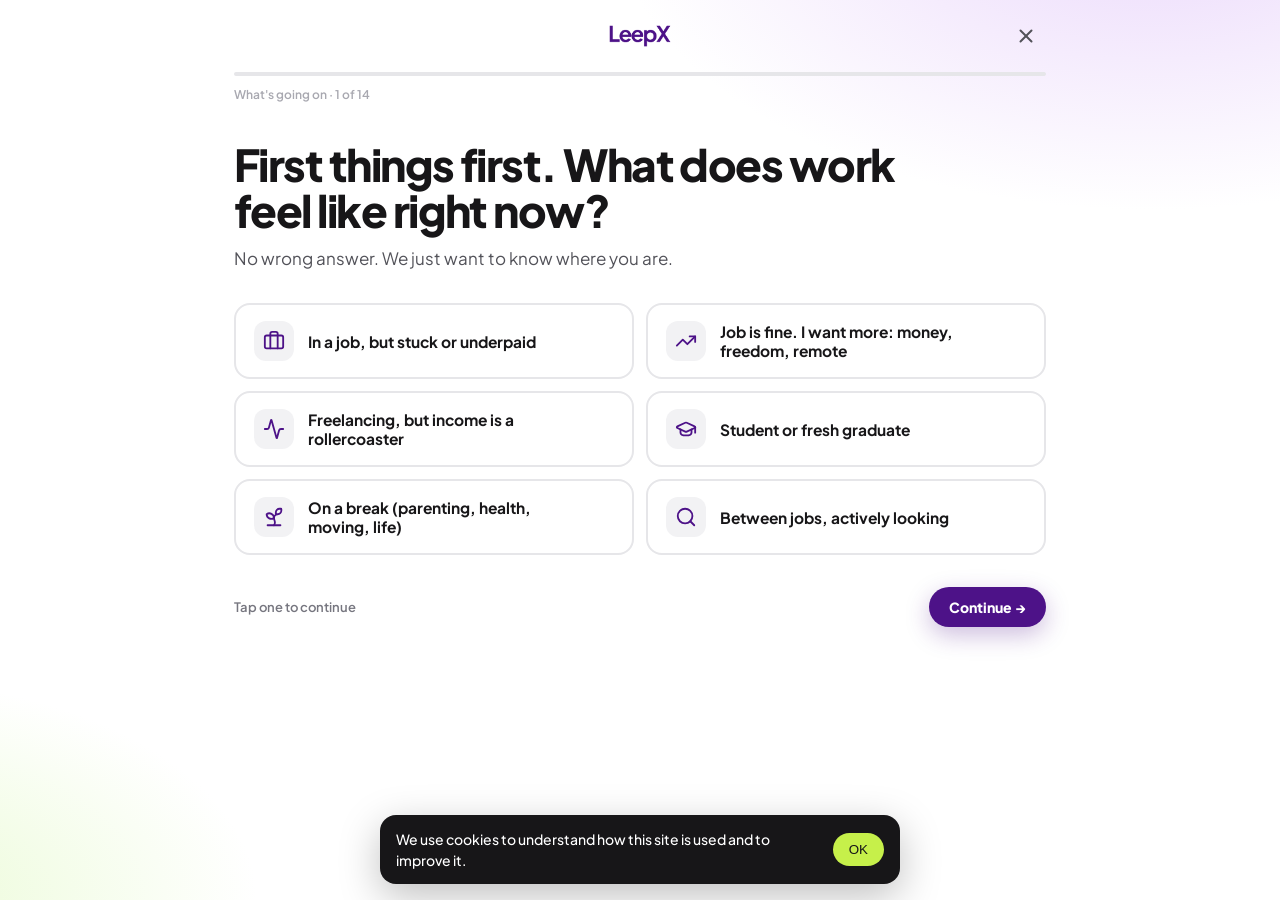
<file: site/assess.html>
<!DOCTYPE html>
<html lang="en">
<head>
<meta charset="UTF-8" />
<meta name="viewport" content="width=device-width, initial-scale=1.0" />
<title>LeepX — Tell us where you're stuck</title>
<meta name="description" content="A 3-minute self-assessment. Tell us where you're stuck; we'll map your next leap." />
<link rel="icon" href="favicon.ico" sizes="any" />
<link rel="icon" type="image/png" sizes="32x32" href="assets/favicon-32.png" />
<link rel="icon" type="image/png" sizes="192x192" href="assets/favicon-192.png" />
<link rel="apple-touch-icon" href="assets/apple-touch-icon.png" />
<link rel="preconnect" href="https://fonts.googleapis.com" /><link rel="preconnect" href="https://fonts.gstatic.com" crossorigin />
<link href="https://fonts.googleapis.com/css2?family=Plus+Jakarta+Sans:wght@400;500;600;700;800&family=JetBrains+Mono:wght@500&display=swap" rel="stylesheet" />
<link rel="stylesheet" href="css/leepx.css" />
<style>
  body{background:radial-gradient(900px 500px at 90% -10%,var(--p-100),transparent 60%),radial-gradient(700px 400px at -10% 100%,#EAFBD5,transparent 55%) fixed,#fff;min-height:100vh}
  .top{display:flex;align-items:center;justify-content:space-between;padding:16px 24px;max-width:860px;margin:0 auto}
  .top img{height:28px}
  .icon-btn{width:40px;height:40px;border-radius:50%;border:0;background:transparent;color:var(--n-600);display:grid;place-items:center;cursor:pointer;transition:background .15s,color .15s;text-decoration:none}
  .icon-btn:hover{background:var(--n-100);color:var(--ink)}
  .prog{max-width:860px;margin:0 auto;padding:0 24px}
  .bar{height:4px;background:var(--n-200);border-radius:99px;overflow:hidden}
  .bar i{display:block;height:100%;background:var(--purple);border-radius:99px;width:0;transition:width .5s var(--ease)}
  .prog small{display:block;margin-top:10px;font-size:12px;font-weight:600;color:var(--n-400)}
  main{max-width:860px;margin:0 auto;padding:36px 24px 120px}
  .screen{animation:pop .45s var(--bounce) both}
  @keyframes pop{from{opacity:0;transform:translateY(16px) scale(.98)}to{opacity:1;transform:none}}
  .screen h1{font-size:clamp(28px,4.2vw,44px);max-width:22ch}
  .screen .sub{margin-top:12px;color:var(--n-600);font-size:17px}
  .opts{display:grid;grid-template-columns:repeat(2,1fr);gap:12px;margin-top:32px}
  .opts.many{grid-template-columns:repeat(3,1fr)}
  @media(max-width:700px){.opts,.opts.many{grid-template-columns:1fr}}
  .opt{display:flex;align-items:center;gap:14px;background:#fff;border:2px solid var(--n-200);border-radius:16px;padding:16px 18px;cursor:pointer;font-weight:700;font-size:15.5px;text-align:left;font-family:inherit;color:var(--ink);transition:transform .2s var(--bounce),border-color .15s,background .15s,box-shadow .2s;position:relative}
  .opt .e{width:40px;height:40px;border-radius:12px;background:var(--n-100);display:grid;place-items:center;flex:none;color:var(--purple);transition:background .15s}
  .opt.on .e{background:rgba(255,255,255,.7)}
  .opt{padding-right:40px}
  .picker{margin-top:26px}
  .pk-search{display:flex;align-items:center;gap:10px;border:2px solid var(--n-200);border-radius:14px;padding:0 14px;background:#fff;color:var(--n-400);transition:border-color .15s}
  .pk-search:focus-within{border-color:var(--purple)}
  .pk-search input{border:0;outline:0;flex:1;padding:13px 0;font:inherit;font-size:16px;background:transparent;color:var(--ink)}
  .pk-tray{display:flex;flex-wrap:wrap;gap:6px;margin-top:12px}
  .pk-tray:empty{margin-top:0}
  .pk-chip{display:inline-flex;align-items:center;gap:6px;background:var(--purple);color:#fff;border-radius:99px;padding:5px 6px 5px 12px;font-size:13px;font-weight:700}
  .pk-chip button{width:20px;height:20px;border-radius:50%;border:0;background:rgba(255,255,255,.22);color:#fff;cursor:pointer;font-size:14px;line-height:1;display:grid;place-items:center}
  .pk-main{display:grid;grid-template-columns:240px 1fr;margin-top:14px;border:1px solid var(--n-200);border-radius:20px;background:#fff;overflow:hidden;height:400px}
  .pk-tabs{display:flex;flex-direction:column;gap:2px;padding:10px;background:var(--n-50);border-right:1px solid var(--n-200);overflow:auto}
  .pk-tab{display:flex;justify-content:space-between;align-items:center;gap:8px;text-align:left;border:0;background:transparent;font:inherit;font-size:14px;font-weight:600;color:var(--n-600);padding:10px 12px;border-radius:10px;cursor:pointer;flex:none}
  .pk-tab:hover{color:var(--ink)}
  .pk-tab.on{background:#fff;color:var(--purple);font-weight:800;box-shadow:0 1px 2px rgba(23,22,24,.06),0 4px 12px rgba(23,22,24,.05)}
  .pk-tab b{font-size:11px;background:var(--purple);color:#fff;border-radius:99px;min-width:20px;height:20px;display:grid;place-items:center;padding:0 6px;flex:none}
  .pk-grid{display:grid;grid-template-columns:repeat(auto-fill,minmax(165px,1fr));gap:8px;padding:16px;align-content:start;overflow:auto}
  .pk{display:flex;align-items:center;gap:10px;text-align:left;border:1.5px solid var(--n-200);border-radius:12px;background:#fff;padding:11px 12px;font:inherit;font-size:14.5px;font-weight:600;color:var(--ink);cursor:pointer;transition:border-color .15s,background .15s}
  .pk:hover{border-color:var(--p-300)}
  .pk.on{border-color:var(--purple);background:var(--p-50)}
  .ck{width:18px;height:18px;border-radius:5px;border:1.5px solid var(--n-300);display:grid;place-items:center;flex:none;color:transparent;transition:background .15s,border-color .15s}
  .pk.on .ck,.pk-none.on .ck{background:var(--purple);border-color:var(--purple);color:#fff}
  .pk-empty{grid-column:1/-1;color:var(--n-500);font-size:14.5px;padding:8px 4px}
  .pk-foot{display:flex;justify-content:space-between;align-items:center;gap:14px;flex-wrap:wrap;margin-top:14px}
  .pk-add{display:flex;gap:8px;flex:1;min-width:240px;max-width:440px}
  .pk-add input{flex:1;min-width:0;font:inherit;font-size:15px;padding:10px 14px;border:2px solid var(--n-200);border-radius:12px;background:#fff}
  .pk-add input:focus{outline:none;border-color:var(--purple)}
  .pk-none{display:inline-flex;align-items:center;gap:10px;border:0;background:transparent;font:inherit;font-size:14.5px;font-weight:700;color:var(--n-600);cursor:pointer;padding:8px 4px}
  .pk-none.on{color:var(--purple)}
  @media(max-width:700px){.pk-main{grid-template-columns:1fr;height:auto}.pk-tabs{flex-direction:row;border-right:0;border-bottom:1px solid var(--n-200);overflow-x:auto}.pk-tab{white-space:nowrap}.pk-grid{max-height:340px;grid-template-columns:repeat(auto-fill,minmax(150px,1fr))}}
  .phone-row{display:grid;grid-template-columns:150px 1fr;gap:10px}
  @media(max-width:480px){.phone-row{grid-template-columns:120px 1fr}}
  .field select{width:100%;font-family:inherit;font-size:16px;padding:14px 12px;border:2px solid var(--n-200);border-radius:14px;background:#fff;appearance:none;-webkit-appearance:none;background-image:url("data:image/svg+xml,%3Csvg xmlns='http://www.w3.org/2000/svg' width='12' height='12' viewBox='0 0 24 24' fill='none' stroke='%2376767F' stroke-width='3' stroke-linecap='round'%3E%3Cpath d='m6 9 6 6 6-6'/%3E%3C/svg%3E");background-repeat:no-repeat;background-position:right 12px center}
  .field select:focus{outline:none;border-color:var(--purple)}
  .opt .t small{display:block;font-weight:500;font-size:13px;line-height:1.4;color:var(--n-500);margin-top:3px}
  .opt.on .t small{color:var(--n-700)}
  .opt:hover{border-color:var(--purple);transform:translateY(-2px);box-shadow:var(--shadow)}
  .opt.on{border-color:var(--ink);background:var(--lime);box-shadow:4px 4px 0 var(--ink)}
  .opt.on::after{content:"✓";position:absolute;right:14px;font-weight:800}
  .nav-row{display:flex;justify-content:space-between;align-items:center;margin-top:32px;gap:12px;flex-wrap:wrap}
  .nav-row .hint{font-size:13px;color:var(--n-500);font-weight:600}
  .btn:disabled{opacity:.4;cursor:not-allowed;transform:none;box-shadow:none}
  /* reflection */
  .reflect{min-height:60vh;display:grid;place-items:center;text-align:center}
  .reflect .card{background:#fff;border:2px solid var(--ink);border-radius:var(--r-lg);padding:44px 36px;box-shadow:10px 10px 0 var(--purple);max-width:640px;transform:rotate(-1deg)}
  .reflect .card .e{color:var(--purple);display:grid;place-items:center}
  .reflect .card p{font-size:clamp(22px,3vw,30px);font-weight:800;letter-spacing:-.02em;line-height:1.25;margin-top:14px}
  .reflect .card p em{color:var(--purple);font-style:normal;border-bottom:4px solid var(--lime)}
  .reflect .card .btn{margin-top:26px}
  /* inputs */
  .field{margin-top:20px}
  .field label{display:block;font-weight:800;font-size:14px;margin-bottom:8px}
  .field input,.field textarea{width:100%;font-family:inherit;font-size:16px;padding:14px 16px;border:2px solid var(--n-200);border-radius:14px;background:#fff;transition:border-color .15s}
  .field input:focus,.field textarea:focus{outline:none;border-color:var(--purple)}
  .field small{display:block;margin-top:6px;color:var(--n-500);font-size:13px}
  .check{display:flex;gap:10px;align-items:flex-start;font-size:14px;color:var(--n-600);margin-top:18px}
  .check input{width:18px;height:18px;margin-top:2px;flex:none}
  .check a{color:var(--purple);font-weight:700}
  /* result */
  .res-head{display:flex;align-items:center;gap:12px;flex-wrap:wrap}
  .chips{display:flex;gap:8px;flex-wrap:wrap;margin-top:18px}
  .chip{background:#fff;border:2px solid var(--ink);border-radius:99px;padding:6px 12px;font-size:13px;font-weight:800}
  .rec{margin-top:28px;background:var(--purple);color:#fff;border-radius:var(--r-lg);padding:32px;position:relative;overflow:hidden}
  .rec .sp{position:absolute;right:-60px;top:-60px;width:260px;height:260px;background:rgba(255,255,255,.07)}
  .rec .k{font-size:12px;font-weight:800;letter-spacing:.14em;text-transform:uppercase;color:var(--p-200)}
  .rec h2{color:#fff;font-size:clamp(26px,3.6vw,38px);margin-top:8px}
  .rec .why{margin-top:12px;color:var(--p-100);font-size:17px}
  .rec .prog-line{margin-top:18px;font-size:13px;color:var(--p-200);font-family:'JetBrains Mono',monospace}
  .rec .alt{margin-top:16px;font-size:14px;color:var(--p-200)}
  .rec .alt b{color:#fff}
  .stage{margin-top:16px;display:grid;grid-template-columns:1fr 1fr;gap:16px}
  @media(max-width:700px){.stage{grid-template-columns:1fr}}
  .box{background:#fff;border:2px solid var(--ink);border-radius:var(--r);padding:24px;box-shadow:6px 6px 0 var(--ink)}
  .box .k{font-size:12px;font-weight:800;letter-spacing:.14em;text-transform:uppercase;color:var(--n-500)}
  .box h3{margin-top:8px;font-size:22px}
  .box p{margin-top:8px;color:var(--n-600);font-size:15px}
  .box ol{margin:12px 0 0 18px;color:var(--ink);font-size:15px}
  .box ol li{margin-bottom:8px}
  .box .badge{display:inline-block;background:var(--lime);border:2px solid var(--ink);border-radius:99px;padding:4px 12px;font-weight:800;font-size:13px;margin-top:6px}
  .box .fine{font-size:12px;color:var(--n-500);margin-top:10px}
  .gate{margin-top:36px;background:var(--amber-soft);border:2px dashed var(--ink);border-radius:var(--r-lg);padding:32px}
  .gate h3{font-size:24px}
  .gate p{color:var(--n-700);margin-top:8px}
  .gate .row2{display:grid;grid-template-columns:1fr 1fr;gap:14px}
  @media(max-width:600px){.gate .row2{grid-template-columns:1fr}}
  .thanks{text-align:center;padding:40px 0}
  .thanks .e{color:var(--purple);display:grid;place-items:center}
  .thanks h1{margin-top:12px}
  .thanks p{margin-top:12px;color:var(--n-600);font-size:17px;max-width:52ch;margin-inline:auto}
  .thanks .cta-row{display:flex;gap:12px;justify-content:center;flex-wrap:wrap;margin-top:28px}
  .gate .cta-row{display:flex;gap:12px;flex-wrap:wrap;margin-top:20px}
  /* result page */
  .card2{background:#fff;border:1px solid var(--n-200);border-radius:22px;padding:24px;box-shadow:0 10px 30px rgba(77,18,136,.06)}
  .card2 .k,.fit .k{font-size:12px;font-weight:800;letter-spacing:.14em;text-transform:uppercase;color:var(--n-500)}
  .sumgrid{display:grid;grid-template-columns:1.15fr .85fr;gap:16px;margin-top:16px;align-items:start}
  @media(max-width:760px){.sumgrid{grid-template-columns:1fr}}
  .sum{margin-top:10px}
  .sum > div{display:grid;grid-template-columns:150px 1fr;gap:12px;padding:11px 0;border-bottom:1px solid var(--n-100)}
  .sum > div:last-child{border-bottom:0;padding-bottom:0}
  .sum dt{font-size:13px;font-weight:600;color:var(--n-500)}
  .sum dd{font-size:14.5px;font-weight:600;color:var(--ink);line-height:1.45}
  @media(max-width:480px){.sum > div{grid-template-columns:1fr;gap:2px}}
  .str{list-style:none;margin-top:12px;display:grid;gap:12px}
  .str li{display:flex;gap:10px;align-items:flex-start;font-size:14.5px;font-weight:600;line-height:1.4}
  .str svg{color:var(--teal);margin-top:1px;flex:none}
  .gaps-sub{font-size:15px;color:var(--n-600);margin-top:8px;line-height:1.5}
  .gapgrid{display:grid;gap:16px;margin-top:16px}
  .sumcol{display:grid;gap:16px;align-content:start}
  .sumgrid{align-items:stretch}
  .earn{flex:1}
  .work{margin-top:16px}
  .earn{background:var(--lime);border-color:transparent;box-shadow:none}
  .earn .k{color:var(--n-700)}
  .earn b{display:block;font-size:clamp(26px,3.3vw,36px);letter-spacing:-.04em;line-height:1;margin-top:10px;white-space:nowrap}
  .earn span{display:block;font-weight:700;font-size:15px;margin-top:6px}
  .earn p{font-size:14.5px;color:var(--n-700);margin-top:12px;line-height:1.5}
  .earn small{display:block;font-size:12px;color:var(--n-600);margin-top:10px}
  .str.two{grid-template-columns:repeat(3,1fr);gap:12px 20px}
  @media(max-width:700px){.str.two{grid-template-columns:1fr}}
  .gap{display:flex;gap:10px;align-items:flex-start}
  .gap-ic{color:#D64545;display:grid;place-items:center;flex:none;margin-top:3px}
  .gap b{display:block;font-size:15.5px;line-height:1.3}
  .gap p{font-size:14px;color:var(--n-600);line-height:1.45;margin-top:2px}
  .fit{margin-top:16px;background:var(--p-50);border-radius:var(--r-lg);padding:32px}
  .fit h2{font-size:clamp(22px,3vw,30px);margin-top:10px;line-height:1.15}
  .fit-push{margin-top:10px;font-size:15.5px;line-height:1.5;color:var(--n-700);max-width:62ch}
  .trio{display:grid;grid-template-columns:repeat(3,1fr);gap:14px;margin-top:22px}
  @media(max-width:760px){.trio{grid-template-columns:1fr}}
  .trio-c{background:#fff;border:1px solid var(--p-100);border-radius:18px;padding:18px;display:flex;flex-direction:column;align-items:flex-start;gap:6px}
  .trio-c small{font-size:11px;font-weight:800;letter-spacing:.08em;text-transform:uppercase;color:var(--n-500);margin-top:6px}
  .trio-c b{font-size:18px;line-height:1.2;margin-top:6px}
  .trio-c p{font-size:14px;color:var(--n-600);line-height:1.5;margin-bottom:12px}
  .trio-c .btn{margin-top:auto}
  .st{display:inline-flex;align-items:center;gap:6px;font-size:12px;font-weight:700;color:var(--n-700)}
  .st i{width:7px;height:7px;border-radius:50%;background:#22A06B}
  .st.wl{color:var(--n-500)}
  .fit-talk{display:flex;align-items:center;justify-content:space-between;gap:14px;flex-wrap:wrap;margin-top:22px;padding-top:20px;border-top:1px solid var(--p-200)}
  .fit-talk span{font-weight:700;font-size:16px}
  @media(max-width:480px){.fit-talk .btn{width:100%;justify-content:center}}
  .fit-dbg{font-size:12px;color:var(--n-400);margin-top:16px}
  .wa-ic{flex:none}
  .wa{background:#25D366;color:#fff}
  svg.ic{vertical-align:-.15em;flex:none}
  .rec h2 svg,.box h3 svg{vertical-align:-.12em;margin-right:4px}
</style>
</head>
<body>
<div class="top"><button class="icon-btn" id="topBack" aria-label="Back" style="visibility:hidden"><svg width="22" height="22" viewBox="0 0 24 24" fill="none" stroke="currentColor" stroke-width="2.2" stroke-linecap="round" stroke-linejoin="round"><path d="m15 18-6-6 6-6"/></svg></button><a href="./" aria-label="LeepX home"><img src="assets/logo-primary.png" alt="LeepX" style="height:22px" /></a><a class="icon-btn" id="closeBtn" href="./" aria-label="Close"><svg width="22" height="22" viewBox="0 0 24 24" fill="none" stroke="currentColor" stroke-width="2.2" stroke-linecap="round" stroke-linejoin="round"><path d="M18 6 6 18"/><path d="m6 6 12 12"/></svg></a></div>
<div class="prog"><div class="bar"><i id="bar"></i></div><small id="progTxt">Getting started</small></div>
<main id="app"></main>

<script src="js/config.js"></script>
<script src="js/track.js"></script>
<script src="js/icons.js"></script>
<script src="js/leepx-logic.js"></script>
<script>
(function(){
  const {QUESTIONS:Q, REFLECT, TRACKS, score, submitLead, send, CONFIG} = window.LeepX;
  const app=document.getElementById('app'), bar=document.getElementById('bar'), progTxt=document.getElementById('progTxt');
  const A = {};            // answers
  let idx = 0;             // question index
  const TOTAL = Q.length + 2; // + optional + result
  const BLOCK_LABEL={A:"What's going on",B:'About you',C:'Where you want to go',D:'What you can put in'};
  const params=new URLSearchParams(location.search); const utm={}; for(const [k,v] of params){ if(k.startsWith('utm_')) utm[k]=v; }

  const C={name:'',email:'',phone:'',cc:'+91',local:''};
  /* ---------- spreadsheet rows (readable text, one column per question) ---------- */
  const SID=(()=>{ try{ let v=sessionStorage.getItem('lx_sid'); if(!v){ v='s_'+Date.now().toString(36)+Math.random().toString(36).slice(2,7); sessionStorage.setItem('lx_sid',v); } return v; }catch(e){ return 's_'+Date.now().toString(36); } })();
  const STARTED=new Date();
  const when=d=>d.toLocaleString('en-IN',{timeZone:'Asia/Kolkata',dateStyle:'medium',timeStyle:'short'});
  const COLS={situation:'Right now',blockers:'Where they get stuck',experience:'Experience',industry:'Industries',roles_done:'Work done',tools:'Tools',income:'Earning today',dream_income:'Income goal',leap:'Change they want',roles_interest:'Cohorts of interest',intl:'International exposure',interviews:'Interviews',hours:'Hours per week',budget:'Budget'};
  const readable=qid=>{ const q=Q.find(x=>x.id===qid), v=A[qid]; if(v==null) return ''; const lab=k=>{const o=q.options.find(o=>o[0]===k);return o?o[2]:k;};
    return (Array.isArray(v)?v.map(lab):[lab(v)]).concat(Array.isArray(A[qid+'_other'])?A[qid+'_other']:[]).join(', '); };
  const answerCols=()=>{ const r={}; Q.forEach(q=>{ r[COLS[q.id]||q.id]=readable(q.id); }); r['LinkedIn']=A.linkedin||''; r['Ideal Tuesday']=A.dream_text||''; return r; };
  const cameFrom=()=>Object.keys(utm).length?Object.entries(utm).map(([k,v])=>k.replace('utm_','')+': '+v).join(' · '):(document.referrer||'Direct');
  function saveProgress(stepLabel,finished){
    if(!CONFIG.LEAD_ENDPOINT) return;
    send('progress',Object.assign({'Session ID':SID,'Started at':when(STARTED),'Last updated':when(new Date()),'Last step reached':stepLabel,'Finished':finished?'Yes':'No','Name':C.name,'Email':C.email,'WhatsApp':C.phone,'Came from':cameFrom()},answerCols()));
  }

  let screen='q';
  const topBack=document.getElementById('topBack');
  function setBack(show){ topBack.style.visibility=show?'visible':'hidden'; }
  topBack.addEventListener('click',()=>{
    if(screen==='q'){ if(idx>0){idx--;renderQ();} }
    else if(screen==='reflect'){ renderQ(); }
    else if(screen==='optional'){ idx=Q.length-1; renderQ(); }
    else if(screen==='gate'){ renderOptional(); }
  });
  function setProg(n,label){ bar.style.width=Math.round(n/TOTAL*100)+'%'; progTxt.textContent=label; }
  const usd=n=>'$'+Number(n).toLocaleString('en-US');
  const esc=s=>String(s).replace(/[&<>"]/g,c=>({'&':'&amp;','<':'&lt;','>':'&gt;','"':'&quot;'}[c]));

  /* ---------- question screen ---------- */
  function renderQ(){
    const q=Q[idx]; screen='q'; setBack(idx>0); setProg(idx, `${BLOCK_LABEL[q.block]} · ${idx+1} of ${Q.length}`);
    if(q.layout==='picker') return renderPicker(q);
    const multi=q.type==='multi';
    const cur = A[q.id] ?? (multi?[]:null);
    const isOn=v=>multi?cur.includes(v):cur===v;
    app.innerHTML = `<div class="screen">
      <h1>${q.title}</h1>${q.sub?`<p class="sub">${q.sub}</p>`:''}
      <div class="opts" id="opts">${q.options.map(o=>`<button class="opt ${isOn(o[0])?'on':''}" data-v="${o[0]}"><span class="e">${LX.icon(o[1],22)}</span><span class="t">${esc(o[2])}${o[3]?`<small>${esc(o[3])}</small>`:''}</span></button>`).join('')}</div>
      <div class="nav-row">
        <span class="hint">${multi?(q.max?`Pick up to ${q.max}`:'Pick all that apply'):'Tap one to continue'}</span>
        <button class="btn btn-primary btn-sm" id="next" ${multi&&!cur.length?'disabled':''}>Continue →</button>
      </div></div>`;
    const opts=app.querySelectorAll('.opt'), nextBtn=document.getElementById('next');
    opts.forEach(b=>b.addEventListener('click',()=>{
      const v=b.dataset.v;
      if(!multi){ A[q.id]=v; opts.forEach(x=>x.classList.toggle('on',x===b)); setTimeout(next,220); }
      else{
        let arr=A[q.id]||[];
        if(v==='none'||v==='unsure'){ arr=arr.includes(v)?[]:[v]; }
        else { arr=arr.filter(x=>x!=='none'&&x!=='unsure'); arr=arr.includes(v)?arr.filter(x=>x!==v):[...arr,v]; if(q.max&&arr.length>q.max) arr=arr.slice(-q.max); }
        A[q.id]=arr; opts.forEach(x=>x.classList.toggle('on',arr.includes(x.dataset.v))); nextBtn.disabled=!arr.length;
      }
    }));
    nextBtn.addEventListener('click',()=>{ if(multi&&!(A[q.id]||[]).length) return; next(); });
  }

  /* ---------- picker: long categorised lists (industries, work, tools) ---------- */
  function renderPicker(q){
    const OK=q.id+'_other';
    if(!Array.isArray(A[q.id])) A[q.id]=[];
    if(!Array.isArray(A[OK])) A[OK]=A[OK]?[String(A[OK])]:[];
    const noneKey=q.none?q.none[0]:null;
    const label=Object.fromEntries(q.options.map(o=>[o[0],o[2]]));
    const real=q.options.filter(o=>o[0]!==noneKey);
    let g=0, query='';
    app.innerHTML=`<div class="screen">
      <h1>${q.title}</h1>${q.sub?`<p class="sub">${q.sub}</p>`:''}
      <div class="picker" id="picker">
        <label class="pk-search">${LX.icon('search',18)}<input id="pkq" type="search" placeholder="Search ${real.length} ${q.noun}" autocomplete="off"/></label>
        <div class="pk-tray" id="pkt"></div>
        <div class="pk-main"><nav class="pk-tabs" id="pktabs" aria-label="Categories"></nav><div class="pk-grid" id="pkgrid"></div></div>
        <div class="pk-foot">
          <div class="pk-add"><input id="other" placeholder="Can't find it? Type it here" autocomplete="off"/><button class="btn btn-ghost btn-sm" id="addOther" type="button">Add</button></div>
          ${q.none?`<button class="pk-none" id="pknone" type="button"><span class="ck">${LX.icon('check',13)}</span>${esc(q.none[1])}</button>`:''}
        </div>
      </div>
      <div class="nav-row"><span class="hint" id="pkhint"></span><button class="btn btn-primary btn-sm" id="next">Continue →</button></div></div>`;
    const $=id=>document.getElementById(id);
    const item=o=>`<button type="button" class="pk ${A[q.id].includes(o[0])?'on':''}" data-v="${o[0]}"><span class="ck">${LX.icon('check',13)}</span><span>${esc(o[2])}</span></button>`;
    function paint(){
      const sel=A[q.id], isNone=sel.includes(noneKey), picked=sel.filter(v=>v!==noneKey);
      $('pktabs').innerHTML=q.groups.map((gr,i)=>{const n=gr.options.filter(o=>sel.includes(o[0])).length;return `<button type="button" class="pk-tab ${!query&&i===g?'on':''}" data-g="${i}"><span>${esc(gr.label)}</span>${n?`<b>${n}</b>`:''}</button>`;}).join('');
      const list=query?real.filter(o=>o[2].toLowerCase().includes(query)):q.groups[g].options;
      $('pkgrid').innerHTML=list.length?list.map(item).join(''):`<p class="pk-empty">Nothing matches “${esc(query)}”. Add it using the box below.</p>`;
      $('pkt').innerHTML=picked.map(v=>`<span class="pk-chip">${esc(label[v]||v)}<button type="button" data-rm="${v}" aria-label="Remove">×</button></span>`).join('')+A[OK].map((t,i)=>`<span class="pk-chip">${esc(t)}<button type="button" data-rmo="${i}" aria-label="Remove">×</button></span>`).join('');
      const n=picked.length+A[OK].length;
      $('pkhint').textContent=isNone?q.none[1]:n?`${n} selected`:'Pick all that apply';
      if($('pknone')) $('pknone').classList.toggle('on',isNone);
      $('next').disabled=!(n||isNone);
    }
    $('picker').addEventListener('click',e=>{
      const t=e.target.closest('[data-v],[data-g],[data-rm],[data-rmo]'); if(!t) return;
      if(t.dataset.g!=null){ g=+t.dataset.g; query=''; $('pkq').value=''; }
      else if(t.dataset.v){ const v=t.dataset.v; let arr=A[q.id].filter(x=>x!==noneKey); A[q.id]=arr.includes(v)?arr.filter(x=>x!==v):[...arr,v]; }
      else if(t.dataset.rm){ A[q.id]=A[q.id].filter(x=>x!==t.dataset.rm); }
      else if(t.dataset.rmo!=null){ A[OK].splice(+t.dataset.rmo,1); }
      paint();
    });
    $('pkq').addEventListener('input',e=>{ query=e.target.value.trim().toLowerCase(); paint(); });
    function addOther(){ const v=$('other').value.trim(); if(!v) return; if(!A[OK].some(x=>x.toLowerCase()===v.toLowerCase())) A[OK].push(v); A[q.id]=A[q.id].filter(x=>x!==noneKey); $('other').value=''; paint(); }
    $('addOther').addEventListener('click',addOther);
    $('other').addEventListener('keydown',e=>{ if(e.key==='Enter'){ e.preventDefault(); addOther(); } });
    if($('pknone')) $('pknone').addEventListener('click',()=>{ const on=A[q.id].includes(noneKey); A[q.id]=on?[]:[noneKey]; if(!on) A[OK]=[]; paint(); });
    $('next').addEventListener('click',()=>{ addOther(); if(!$('next').disabled) next(); });
    paint();
  }

  /* ---------- reflections ---------- */
  function reflectionFor(q){
    if(q.id==='blockers'){ const b=(A.blockers||[])[0]; return b&&REFLECT[b]?{e:'ear',t:REFLECT[b]}:null; }
    if(q.id==='situation'){ if(A.situation==='break')return{e:'sprout',t:REFLECT.break}; if(A.situation==='unemployed')return{e:'handshake',t:REFLECT.unemployed}; return null; }
    if(q.id==='dream_income'){ const s=score(A); if(s.incomeGap>0) return {e:'target',t:`So we're talking about a <em>${usd(s.incomeGap)}/month</em> jump. Noted. Let's see what gets you there fastest.`}; return null; }
    if(q.id==='intl'&&A.intl==='no') return {e:'globe',t:REFLECT.intl_no};
    return null;
  }
  function renderReflect(r,then){
    screen='reflect'; setBack(true);
    app.innerHTML=`<div class="screen reflect"><div class="card"><div class="e">${LX.icon(r.e,44)}</div><p>${r.t}</p><button class="btn btn-dark" id="go">Okay, go on →</button></div></div>`;
    document.getElementById('go').addEventListener('click',then);
  }
  function next(){
    const q=Q[idx]; const r=reflectionFor(q);
    saveProgress(`Question ${idx+1} of ${Q.length} answered`); lxTrack(idx===0?'assessment_start':'assessment_step',{step:idx+1,question:q.id});
    const go=()=>{ idx++; if(idx<Q.length) renderQ(); else renderOptional(); };
    if(r) renderReflect(r,go); else go();
  }

  /* ---------- optional ---------- */
  function renderOptional(){
    screen='optional'; setBack(true); setProg(Q.length,'Almost there · optional');
    app.innerHTML=`<div class="screen">
      <span class="sticker lime">${LX.icon("gift",14)} Optional, but it makes your assessment 10x more personal</span>
      <h1 style="margin-top:18px">Two more things, if you feel like it.</h1>
      <div class="field"><label>Your LinkedIn (we'll look at it while writing your assessment)</label><input id="li" type="url" placeholder="linkedin.com/in/you" value="${esc(A.linkedin||'')}"/></div>
      <div class="field"><label>A year from now, what does your ideal Tuesday look like?</label><textarea id="dream" rows="3" placeholder="e.g. Wake up without an alarm, two client calls, gym at 4, dinner with family, $1,000 in the account…">${esc(A.dream_text||'')}</textarea><small>We quote this back to you. It's surprisingly powerful.</small></div>
      <div class="nav-row"><span></span><button class="btn btn-primary" id="next">Continue →</button></div></div>`;
    document.getElementById('next').addEventListener('click',()=>{A.linkedin=document.getElementById('li').value.trim();A.dream_text=document.getElementById('dream').value.trim();renderGate();});
  }

  /* ---------- contact gate (result is shown after this) ---------- */
  function renderGate(){
    screen='gate'; setBack(true); setProg(Q.length+1,'Last step'); saveProgress('Reached contact details'); lxTrack('assessment_contact_shown');
    app.innerHTML=`<div class="screen">
      <span class="sticker amber">${LX.icon("circle-check",14)} Your summary is ready</span>
      <h1 style="margin-top:18px">Where should we send it?</h1>
      <p class="sub">You'll see your summary on the next screen. A detailed version goes to your email.</p>
      <div class="gate" style="margin-top:28px">
        <div class="row2"><div class="field"><label>First name</label><input id="name" autocomplete="given-name" placeholder="Your name" value="${esc(C.name)}"/></div><div class="field"><label>Email</label><input id="email" type="email" autocomplete="email" placeholder="you@example.com" value="${esc(C.email)}"/></div></div>
        <div class="field"><label>WhatsApp number</label><div class="phone-row"><select id="cc" aria-label="Country code"><option value="+91">+91 India</option><option value="+971">+971 UAE</option><option value="+1">+1 US / Canada</option><option value="+44">+44 UK</option><option value="+65">+65 Singapore</option><option value="+61">+61 Australia</option><option value="+966">+966 Saudi Arabia</option><option value="+974">+974 Qatar</option><option value="+968">+968 Oman</option><option value="+965">+965 Kuwait</option><option value="+973">+973 Bahrain</option><option value="+49">+49 Germany</option><option value="+33">+33 France</option><option value="+31">+31 Netherlands</option><option value="+353">+353 Ireland</option><option value="+60">+60 Malaysia</option><option value="+977">+977 Nepal</option><option value="+880">+880 Bangladesh</option><option value="+94">+94 Sri Lanka</option><option value="+92">+92 Pakistan</option><option value="+27">+27 South Africa</option><option value="+234">+234 Nigeria</option><option value="+254">+254 Kenya</option><option value="+64">+64 New Zealand</option></select><input id="phone" type="tel" inputmode="numeric" autocomplete="tel-national" placeholder="98765 43210" value="${esc(C.local)}"/></div><small>A human on our team sends your result and answers questions here. No drip campaigns.</small></div>
        <label class="check"><input type="checkbox" id="consent" checked/> <span>Send me my summary and follow-ups on email and WhatsApp. I can opt out anytime. I agree to the <a href="privacy" target="_blank" rel="noopener">Privacy Policy</a> and <a href="terms" target="_blank" rel="noopener">Terms</a>.</span></label>
        <div class="nav-row"><span class="hint" id="err" style="color:var(--coral)"></span><button class="btn btn-primary" id="send">Show my summary →</button></div>
      </div></div>`;
    document.getElementById('cc').value=C.cc;
    document.getElementById('send').addEventListener('click',submit);
    window.scrollTo({top:0});
  }

  async function submit(){
    C.name=document.getElementById('name').value.trim(); C.email=document.getElementById('email').value.trim(); C.cc=document.getElementById('cc').value; C.local=document.getElementById('phone').value.trim(); const digits=C.local.replace(/\D/g,'').replace(/^0+/,''); C.phone=C.cc+' '+digits;
    const err=document.getElementById('err');
    if(!C.name){err.textContent='Your name, please.';return;}
    if(!/^[^@\s]+@[^@\s]+\.[^@\s]+$/.test(C.email)){err.textContent='That email does not look right.';return;}
    if(digits.length<7||digits.length>12){err.textContent='Please add a valid WhatsApp number.';return;}
    if(!document.getElementById('consent').checked){err.textContent='Tick the box so we can send your result.';return;}
    const btn=document.getElementById('send'); btn.disabled=true; btn.textContent='Preparing your summary…';
    const s=score(A);
    const payload={lead_id:'lx_'+Date.now().toString(36)+Math.random().toString(36).slice(2,6),created_at:new Date().toISOString(),source:utm,page:location.href,...A,cohort_interest:A.roles_interest||[],name:C.name,email:C.email,phone:C.phone,phone_country_code:C.cc,consent:true,
      cohort_recommended:['launchpad','linkedin',fitCohort(s).key],track_primary:s.primary,track_secondary:s.secondary,track_scores:s.trackScores,readiness:s.readiness,stage:s.stage,intent:s.intent,fit:s.fit,tier:s.tier,clarity_call:s.clarityCall,income_gap_usd:s.incomeGap};
    const co=fitCohort(s);
    const row=Object.assign({'Submitted at':when(new Date()),'Name':C.name,'Email':C.email,'WhatsApp':C.phone,'Lead rating':s.tier,'Level':s.stage,'Recommended programs':['Remote Launchpad','Attract inbound via LinkedIn',co.name].join(', ')},answerCols(),{'Came from':cameFrom(),'Lead ID':payload.lead_id,'Session ID':SID});
    await submitLead(payload,row);
    saveProgress('Finished: saw summary',true); lxTrack('assessment_completed',{rating:s.tier,program:co.key});
    renderResult();
  }

  /* ---------- result: a summary of what they told us + earning potential + encouragement ---------- */
  const STAGE={
    Explorer:{e:'sprout',head:'You are at the start, and that is a good place to be.',msg:'You have no bad habits to unlearn and a clear reason to begin. Learners who started exactly here in our first cohort were pitching real brands by graduation.'},
    Builder:{e:'trending-up',head:'You already have real skills. You are closer than it feels.',msg:'What is missing is proof and a push, and that is the quickest gap to close. With the right structure and a mentor beside you, this can move fast.'},
    Launcher:{e:'rocket',head:'You are almost there. You have what most people are still building.',msg:'The experience and the tools are already yours. What you need now is sharp positioning and the right doors, and that is exactly what we do.'}};
  const COHORTS={
    launchpad:{name:'Remote Launchpad',live:true,line:'Role clarity, remote-work tools, a complete portfolio, CV and your first applications.'},
    linkedin:{name:'Attract inbound via LinkedIn',live:true,line:'Positioning, a content system, networking and outreach, so opportunities come to you.'},
    smm:{name:'Become a Social Media Manager',live:true,line:'Strategy, content, analytics and a portfolio built on a real brand.'},
    va:{name:'Become a Virtual Assistant',live:true,line:'12 weeks. Inboxes, calendars and operations for founders abroad, with a first paid trial.'},
    pm:{name:'Become an AI-powered Project Manager',live:true,line:'16 weeks. Scoping, agile delivery, a specialised track and a capstone portfolio, with AI tools throughout.'},
    freelance:{name:'Scale your freelancing career',live:false,line:'Better clients, higher rates and steady monthly income.'}};
  // Remote Launchpad and LinkedIn are recommended to everyone. This picks the third program from their answers.
  function fitCohort(s){
    const third=['smm','va','pm','freelance'];
    const picked=(A.roles_interest||[]).filter(k=>third.includes(k));
    let key=s.primary;
    if(picked.length&&!picked.includes(s.primary)){
      const scored=picked.filter(k=>s.trackScores[k]!=null).sort((x,y)=>s.trackScores[y]-s.trackScores[x]);
      key=scored[0]||picked[0];
    }
    if(!third.includes(key)) key='smm';
    return {key,chosen:picked.includes(key),...COHORTS[key]};
  }
  // "What you are missing": gaps read from their answers. Names the gap and the program that covers it, never the how.
  function gapsFor(s){
    const b=A.blockers||[], leap=Array.isArray(A.leap)?A.leap:[A.leap], g=[], add=(k,p,t,d)=>{ if(!g.some(x=>x.k===k)) g.push({k,p,t,d}); };
    if(b.includes('no_direction')||s.directionGap) add('clarity','launchpad','Role clarity','Which role fits you, and why');
    if(b.includes('no_skills')) add('path','third','A skill path','What to learn, and in what order');
    if(b.includes('no_portfolio')) add('proof','third','Proof of work','A portfolio people can check');
    if(b.includes('no_interviews')||A.interviews==='applied_no_calls') add('positioning','linkedin','Positioning','A CV and LinkedIn that get replies');
    if(b.includes('no_where')||A.interviews==='none_applied') add('apply','launchpad','An application strategy','Where to apply and how to stand out');
    if(b.includes('fail_interviews')||A.interviews==='some_calls') add('interview','launchpad','An interview framework','Turning final rounds into offers');
    if(b.includes('no_clients')||leap.some(l=>['job_to_freelance','side_income'].includes(l))) add('clients','third','A client system','Finding, pitching and pricing clients');
    if(['no','yes_unpaid'].includes(A.intl)) add('global','launchpad','Global exposure','Approaching international companies');
    if(b.includes('no_time')) add('plan','launchpad','A weekly plan','A schedule that fits your life');
    add('outreach','linkedin','Outreach','Messages that get answered');
    add('network','linkedin','Networking','Who to talk to, and what to say');
    add('positioning','linkedin','Positioning','A CV and LinkedIn that get replies');
    add('framework','launchpad','A step-by-step framework','One clear path, with a mentor');
    return g.slice(0,5);
  }
  const optLabel=(qid,k)=>{const o=Q.find(q=>q.id===qid).options.find(o=>o[0]===k);return o?o[2]:k;};
  const listOf=(qid,max=4)=>{const v=A[qid];const arr=(Array.isArray(v)?v:(v?[v]:[])).filter(k=>k!=='none'&&k!=='unsure').map(k=>optLabel(qid,k)).concat(Array.isArray(A[qid+'_other'])?A[qid+'_other']:[]);
    if(!arr.length) return '';return arr.slice(0,max).join(', ')+(arr.length>max?` +${arr.length-max} more`:'');};
  const countOf=qid=>{const v=A[qid];return (Array.isArray(v)?v.filter(k=>k!=='none'&&k!=='unsure').length:0)+(Array.isArray(A[qid+'_other'])?A[qid+'_other'].length:0);};

  function renderResult(){
    const s=score(A); screen='result'; setBack(false); setProg(TOTAL,'Your summary');
    const st=STAGE[s.stage], co=fitCohort(s), name=esc(C.name), T=TRACKS[s.primary];
    // "How much you can earn": 60% above the income range they chose. No income yet -> the path's starting range.
    const NOW={lt15:[0,200],'15_30':[200,400],'30_50':[400,600],'50_80':[600,1000],'80_150':[1000,1800],'150p':[1800,null]}[A.income];
    const up=n=>Math.round(n*1.6/10)*10;
    const [band,when]=T.income[s.stage].split(' within ');
    let earn, earnHi, basis;
    if(NOW){ earnHi=NOW[1]?up(NOW[1]):null;
      earn=NOW[1]===null?`${usd(up(NOW[0]))}+`:NOW[0]===0?`Up to ${usd(earnHi)}`:`${usd(up(NOW[0]))}–${earnHi.toLocaleString('en-US')}`;
      basis='A realistic next step from where you are today.'; }
    else { earn=band.replace('/month',''); earnHi=parseInt((earn.match(/[\d,]+/g)||['0']).pop().replace(/,/g,''),10); basis='A realistic first step on this path.'; }
    const goalLine=!A.dream_income?'':(earnHi===null||s.incomeGoal<=earnHi)?`Your goal of ${usd(s.incomeGoal)} is within reach.`:`Your goal of ${usd(s.incomeGoal)} comes after that.`;
    const rows=[
      ['Right now',A.situation&&optLabel('situation',A.situation)],
      ['Experience',A.experience&&optLabel('experience',A.experience)+(['0','lt1'].includes(A.experience)?'':' years')],
      ['Industries',listOf('industry',3)],
      ['Work you have done',listOf('roles_done',4)],
      ['Tools you know',countOf('tools')?`${countOf('tools')} tools: ${listOf('tools',4)}`:''],
      ['Where you get stuck',listOf('blockers',3)],
      ['The change you want',listOf('leap',3)],
      ['Cohorts that caught your eye',listOf('roles_interest',3)],
      ['Earning today',A.income&&optLabel('income',A.income)+(A.income==='0'?'':' a month')],
      ['Your goal',A.dream_income&&optLabel('dream_income',A.dream_income)+' a month'],
      ['Time you can give',A.hours&&optLabel('hours',A.hours)+' hours a week'],
    ].filter(r=>r[1]);
    const strengths=[];
    if(s.exp>=1) strengths.push('Real work experience behind you');
    if(countOf('tools')>=3) strengths.push(`${countOf('tools')} tools you already use`);
    if(countOf('roles_done')>=2) strengths.push(`Hands-on work across ${countOf('roles_done')} areas`);
    if(['yes_paid','via_indian'].includes(A.intl)) strengths.push('Experience with international clients');
    if(['some_calls','offers'].includes(A.interviews)) strengths.push('You already get interview calls');
    if((A.blockers||[]).includes('no_where')) strengths.push('You know your role, tools and skills');
    if(['6_10','10p'].includes(A.hours)) strengths.push('Real time to commit every week');
    strengths.push('A clear goal in mind');
    const gaps=gapsFor(s);
    const progs=[{key:'launchpad',...COHORTS.launchpad},{key:'linkedin',...COHORTS.linkedin},{...co}].sort((x,y)=>(y.live?1:0)-(x.live?1:0)); // live cohorts first, waitlist last
    const joinBtn=c=>c.live
      ?`<a class="btn btn-primary btn-sm" href="${CONFIG.CHECKOUT[c.key]||'#join'}" target="_blank" rel="noopener">Join the cohort →</a>`
      :`<a class="btn btn-ghost btn-sm" href="${CONFIG.WAITLIST_URL||CONFIG.wa('Hi LeepX, please add me to the waitlist for '+c.name+'.')}" target="_blank" rel="noopener">Join the waitlist →</a>`;
    const push={
      hot:`You are ready, and your answers show it. Join now to hold your seat, or message our team and we will walk you through all three.`,
      warm:`You have more going for you than most people who start. Join now, or message our team and see how these three programs work together for you.`,
      nurture:`You have a real starting point. When you are ready to move, these three programs are where we would begin with you.`,
      redirect:`Every strong career switch starts with knowing where you stand, and now you do. When your time or budget opens up, these three programs are where we would begin with you.`}[s.tier];
    app.innerHTML=`<div class="screen">
      <div class="res-head"><span class="sticker amber">${LX.icon("pen-line",14)} Based on your 14 answers</span></div>
      <h1 style="margin-top:18px">${name?name+', here':'Here'} is your summary.</h1>
      ${C.email?`<p class="sub">${LX.icon("mail-check",16)} A detailed version is on its way to <b>${esc(C.email)}</b>.</p>`:''}
      <div class="rec">
        <div class="k">Where you stand</div>
        <h2>${LX.icon(st.e,30)} ${st.head}</h2>
        <p class="why">${st.msg}</p>
      </div>
      <div class="sumgrid">
        <div class="card2"><div class="k">What you told us</div>
          <dl class="sum">${rows.map(r=>`<div><dt>${r[0]}</dt><dd>${esc(r[1])}</dd></div>`).join('')}</dl>
        </div>
        <div class="sumcol">
          <div class="card2 gaps"><div class="k">What you are missing</div>
            <p class="gaps-sub">The gaps between where you are and where you want to be.</p>
            <div class="gapgrid">${gaps.map(x=>`<div class="gap"><span class="gap-ic"><svg width="16" height="16" viewBox="0 0 24 24" fill="none" stroke="currentColor" stroke-width="2.6" stroke-linecap="round" aria-hidden="true"><path d="M18 6 6 18"/><path d="m6 6 12 12"/></svg></span><div><b>${x.t}</b><p>${x.d}</p></div></div>`).join('')}</div>
          </div>
          <div class="card2 earn"><div class="k">How much you can earn</div><b>${earn}</b><span>a month</span><p>${basis} ${goalLine}</p><small>An estimate, not a guarantee.</small></div>
        </div>
      </div>
      <div class="card2 work"><div class="k">What is already working for you</div><ul class="str two">${strengths.slice(0,6).map(x=>`<li>${LX.icon('circle-check',18)}<span>${x}</span></li>`).join('')}</ul></div>
      <div class="fit">
        <div class="k">Your recommended programs</div>
        <h2>Three programs, picked for your profile.</h2>
        <p class="fit-push">${push}</p>
        <div class="trio">${progs.map(c=>`<div class="trio-c">
            <span class="st ${c.live?'':'wl'}">${c.live?'<i></i> Live · enrolling now':LX.icon('clock',12)+' Waitlist open'}</span>
            <b>${c.name}</b><p>${c.line}</p>${joinBtn(c)}
          </div>`).join('')}</div>
        ${A.budget==='0'&&CONFIG.COMMUNITY_URL?`<div class="fit-talk"><span>Want to start for free?</span><a class="btn btn-dark btn-sm" href="${CONFIG.COMMUNITY_URL}" target="_blank" rel="noopener" onclick="window.lxTrack&&lxTrack('join_free_community')">Join the Free Community →</a></div>`:`<div class="fit-talk"><span>Questions before you join?</span><a class="btn wa btn-sm" href="${CONFIG.wa('Hi LeepX, I just took the assessment and have a question.')}" target="_blank" rel="noopener"><svg class="wa-ic" width="20" height="20" viewBox="0 0 24 24" fill="currentColor" aria-hidden="true"><path d="M17.472 14.382c-.297-.149-1.758-.867-2.03-.967-.273-.099-.471-.148-.67.15-.197.297-.767.966-.94 1.164-.173.199-.347.223-.644.075-.297-.15-1.255-.463-2.39-1.475-.883-.788-1.48-1.761-1.653-2.059-.173-.297-.018-.458.13-.606.134-.133.298-.347.446-.52.149-.174.198-.298.298-.497.099-.198.05-.371-.025-.52-.075-.149-.669-1.612-.916-2.207-.242-.579-.487-.5-.669-.51-.173-.008-.371-.01-.57-.01-.198 0-.52.074-.792.372-.272.297-1.04 1.016-1.04 2.479 0 1.462 1.065 2.875 1.213 3.074.149.198 2.096 3.2 5.077 4.487.709.306 1.262.489 1.694.625.712.227 1.36.195 1.871.118.571-.085 1.758-.719 2.006-1.413.248-.694.248-1.289.173-1.413-.074-.124-.272-.198-.57-.347m-5.421 7.403h-.004a9.87 9.87 0 01-5.031-1.378l-.361-.214-3.741.982.998-3.648-.235-.374a9.86 9.86 0 01-1.51-5.26c.001-5.45 4.436-9.884 9.888-9.884 2.64 0 5.122 1.03 6.988 2.898a9.825 9.825 0 012.893 6.994c-.003 5.45-4.437 9.884-9.885 9.884m8.413-18.297A11.815 11.815 0 0012.05 0C5.495 0 .16 5.335.157 11.892c0 2.096.547 4.142 1.588 5.945L.057 24l6.305-1.654a11.882 11.882 0 005.683 1.448h.005c6.554 0 11.89-5.335 11.893-11.893a11.821 11.821 0 00-3.48-8.413Z"/></svg> Talk to our team on WhatsApp</a></div>`}
        ${CONFIG.LEAD_ENDPOINT?'':`<p class="fit-dbg">Preview mode: lead ${s.tier} · ${s.stage} · launchpad + linkedin + ${co.key} · stored in this browser only (no endpoint configured).</p>`}
      </div></div>`;
    window.scrollTo({top:0});
  }

  // Test/preview hook: assess.html?a=<urlencoded JSON answers> jumps straight to the result. Debug only.
  const pre=params.get('a'); if(pre&&['localhost','127.0.0.1'].includes(location.hostname)){ try{ Object.assign(A, JSON.parse(decodeURIComponent(pre))); renderResult(); return; }catch(e){ console.warn('bad preload',e); } }
  renderQ();
})();
</script>
</body>
</html>
</file>
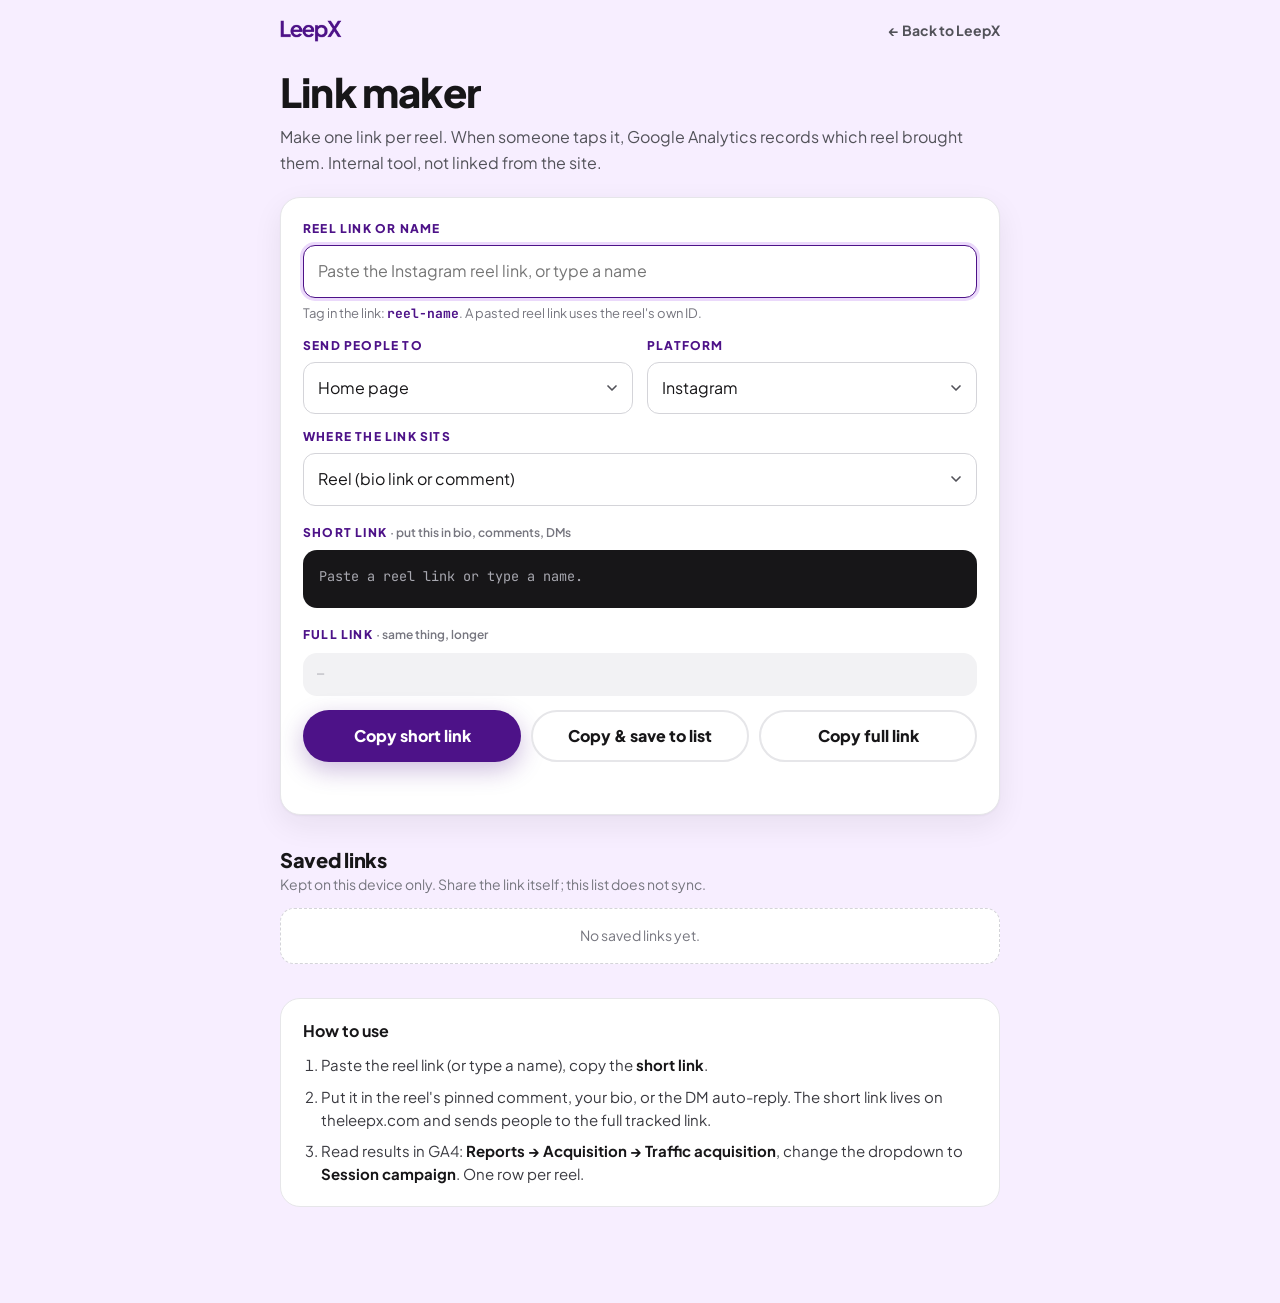
<file: site/links.html>
<!DOCTYPE html>
<html lang="en">
<head>
<meta charset="UTF-8" />
<meta name="viewport" content="width=device-width, initial-scale=1.0" />
<title>Link maker · LeepX</title>
<meta name="robots" content="noindex, nofollow" />
<link rel="icon" href="favicon.ico" sizes="any" />
<link rel="icon" type="image/png" sizes="32x32" href="assets/favicon-32.png" />
<link rel="apple-touch-icon" href="assets/apple-touch-icon.png" />
<link rel="preconnect" href="https://fonts.googleapis.com" /><link rel="preconnect" href="https://fonts.gstatic.com" crossorigin />
<link href="https://fonts.googleapis.com/css2?family=Plus+Jakarta+Sans:wght@400;500;600;700;800&family=JetBrains+Mono:wght@500;700&display=swap" rel="stylesheet" />
<link rel="stylesheet" href="css/leepx.css" />
<style>
  body{background:var(--p-50)}
  .top{display:flex;align-items:center;justify-content:space-between;max-width:760px;margin:0 auto;padding:20px 20px}
  .top img{height:22px}
  .top a.back{font-size:14px;font-weight:700;color:var(--n-600);text-decoration:none}
  .top a.back:hover{color:var(--purple)}
  main{max-width:760px;margin:0 auto;padding:8px 20px 96px}
  h1{font-size:clamp(28px,5vw,40px);letter-spacing:-.02em;line-height:1.1}
  .lead{color:var(--n-600);font-size:16px;margin-top:10px;line-height:1.6}
  .card{background:#fff;border:1.5px solid var(--n-200);border-radius:var(--r);padding:22px;margin-top:22px;box-shadow:var(--shadow)}
  .grid{display:grid;grid-template-columns:1fr 1fr;gap:14px}
  .grid .full{grid-column:1/-1}
  label{display:block;font-size:12px;font-weight:800;letter-spacing:.1em;text-transform:uppercase;color:var(--purple);margin-bottom:6px}
  input,select{width:100%;font:inherit;font-size:16px;padding:13px 14px;border:1.5px solid var(--n-300);border-radius:12px;background:#fff;color:var(--ink);outline:none;-webkit-appearance:none;appearance:none}
  select{background-image:url("data:image/svg+xml,%3Csvg xmlns='http://www.w3.org/2000/svg' width='16' height='16' viewBox='0 0 24 24' fill='none' stroke='%23525259' stroke-width='2.5' stroke-linecap='round' stroke-linejoin='round'%3E%3Cpath d='m6 9 6 6 6-6'/%3E%3C/svg%3E");background-repeat:no-repeat;background-position:right 12px center;padding-right:38px}
  input:focus,select:focus{border-color:var(--purple);box-shadow:0 0 0 3px var(--p-100)}
  .hint{font-size:13px;color:var(--n-500);margin-top:6px;line-height:1.5}
  .slug{font-family:'JetBrains Mono',monospace;font-weight:700;color:var(--purple)}
  .outlab{font-size:12px;font-weight:800;letter-spacing:.1em;text-transform:uppercase;color:var(--purple);margin-top:18px}
  .outlab span{font-weight:600;letter-spacing:0;text-transform:none;color:var(--n-500)}
  .out.long{font-size:12px;padding:12px 14px;min-height:0;background:var(--n-100);color:var(--n-700)}
  .out.long .u{color:var(--p-600)}
  .out{margin-top:8px;background:var(--ink);color:#fff;border-radius:14px;padding:16px;font-family:'JetBrains Mono',monospace;font-size:13.5px;line-height:1.6;word-break:break-all;min-height:58px}
  .out .u{color:var(--lime)}
  .out.empty{color:var(--n-400)}
  .row{display:flex;gap:10px;flex-wrap:wrap;margin-top:14px}
  .row .btn{flex:1 1 160px}
  .ok{font-size:14px;font-weight:700;color:var(--teal);margin-top:10px;min-height:20px}
  h2{font-size:20px;letter-spacing:-.015em;margin-top:34px}
  .sub{font-size:14px;color:var(--n-500);margin-top:4px}
  .list{margin-top:12px;display:grid;gap:10px}
  .item{background:#fff;border:1.5px solid var(--n-200);border-radius:14px;padding:12px 14px;display:grid;grid-template-columns:1fr auto;gap:8px 12px;align-items:center}
  .item b{font-size:15px}
  .item .meta{font-size:12px;color:var(--n-500);margin-top:2px}
  .item .meta a{color:var(--purple);font-weight:700;text-decoration:none}
  .item .url{grid-column:1/-1;font-family:'JetBrains Mono',monospace;font-size:12px;color:var(--n-600);word-break:break-all}
  .item .acts{display:flex;gap:6px}
  .item button{font:inherit;font-weight:700;font-size:13px;padding:8px 11px;border-radius:999px;border:1.5px solid var(--n-200);background:#fff;cursor:pointer;color:var(--ink)}
  .item button:hover{border-color:var(--purple);color:var(--purple)}
  .item button.del:hover{border-color:var(--coral);color:var(--coral)}
  .none{color:var(--n-500);font-size:14px;background:#fff;border:1.5px dashed var(--n-300);border-radius:14px;padding:16px;text-align:center}
  .how{margin-top:34px;background:#fff;border-radius:var(--r);padding:20px 22px;border:1.5px solid var(--n-200)}
  .how ol{margin:10px 0 0 18px;display:grid;gap:8px;font-size:15px;color:var(--n-700);line-height:1.55}
  .how b{color:var(--ink)}
  @media (max-width:560px){.grid{grid-template-columns:1fr}.item{grid-template-columns:1fr}.item .acts{justify-content:flex-start}}
</style>
</head>
<body>
<div class="top"><a href="./" aria-label="LeepX home"><img src="assets/logo-primary.png" alt="LeepX" /></a><a class="back" href="./">← Back to LeepX</a></div>
<main>
  <h1>Link maker</h1>
  <p class="lead">Make one link per reel. When someone taps it, Google Analytics records which reel brought them. Internal tool, not linked from the site.</p>

  <div class="card">
    <div class="grid">
      <div class="full">
        <label for="name">Reel link or name</label>
        <input id="name" type="text" placeholder="Paste the Instagram reel link, or type a name" autocomplete="off" autofocus />
        <p class="hint">Tag in the link: <span class="slug" id="slugPreview">reel-name</span>. A pasted reel link uses the reel's own ID.</p>
      </div>
      <div>
        <label for="page">Send people to</label>
        <select id="page">
          <option value="">Home page</option>
          <option value="assess">Free assessment</option>
          <option value="remote-launchpad">Remote Launchpad</option>
          <option value="ai-project-manager">AI Project Manager</option>
          <option value="social-media-manager">Social Media Manager</option>
          <option value="virtual-assistant">Virtual Assistant</option>
          <option value="masterclass">Masterclass</option>
        </select>
      </div>
      <div>
        <label for="source">Platform</label>
        <select id="source">
          <option value="instagram">Instagram</option>
          <option value="linkedin">LinkedIn</option>
          <option value="youtube">YouTube</option>
          <option value="whatsapp">WhatsApp</option>
          <option value="email">Email</option>
        </select>
      </div>
      <div class="full">
        <label for="medium">Where the link sits</label>
        <select id="medium">
          <option value="reel">Reel (bio link or comment)</option>
          <option value="story">Story sticker</option>
          <option value="bio">Bio link (general)</option>
          <option value="post">Post / carousel</option>
          <option value="dm">DM auto-reply</option>
          <option value="newsletter">Newsletter</option>
        </select>
      </div>
    </div>

    <div class="outlab">Short link <span>· put this in bio, comments, DMs</span></div>
    <div class="out empty" id="out">Paste a reel link or type a name.</div>
    <div class="outlab">Full link <span>· same thing, longer</span></div>
    <div class="out long empty" id="outLong">—</div>
    <div class="row">
      <button class="btn btn-primary" id="copy" type="button" disabled>Copy short link</button>
      <button class="btn btn-ghost" id="save" type="button" disabled>Copy &amp; save to list</button>
      <button class="btn btn-ghost" id="copyLong" type="button" disabled>Copy full link</button>
    </div>
    <div class="ok" id="ok"></div>
  </div>

  <h2>Saved links</h2>
  <p class="sub">Kept on this device only. Share the link itself; this list does not sync.</p>
  <div class="list" id="list"></div>

  <div class="how">
    <b>How to use</b>
    <ol>
      <li>Paste the reel link (or type a name), copy the <b>short link</b>.</li>
      <li>Put it in the reel's pinned comment, your bio, or the DM auto-reply. The short link lives on theleepx.com and sends people to the full tracked link.</li>
      <li>Read results in GA4: <b>Reports → Acquisition → Traffic acquisition</b>, change the dropdown to <b>Session campaign</b>. One row per reel.</li>
    </ol>
  </div>
</main>
<script>
(function(){
  var BASE='https://theleepx.com/';
  var $=function(id){return document.getElementById(id)};
  var name=$('name'),page=$('page'),source=$('source'),medium=$('medium'),out=$('out'),outLong=$('outLong'),copy=$('copy'),copyLong=$('copyLong'),save=$('save'),ok=$('ok'),list=$('list'),slugPreview=$('slugPreview');
  var KEY='lx_links';
  // Short codes understood by r.html. Keep both files in sync.
  var PAGE={'':'h','assess':'a','remote-launchpad':'lp','ai-project-manager':'pm','social-media-manager':'smm','virtual-assistant':'va','masterclass':'mc'};
  var SRC={instagram:'ig',linkedin:'li',youtube:'yt',whatsapp:'wa',email:'em'};
  var MED={reel:'reel',story:'story',bio:'bio',post:'post',dm:'dm',newsletter:'nl'};
  function slug(s){return (s||'').toLowerCase().replace(/[^a-z0-9]+/g,'-').replace(/^-+|-+$/g,'').slice(0,40)}
  function reelId(s){var m=/instagram\.com\/(?:[^\/]+\/)?(?:reel|reels|p)\/([A-Za-z0-9_-]+)/.exec(s||'');return m?m[1]:''}
  function campaign(){var id=reelId(name.value);return id?('r-'+id):slug(name.value)}
  function links(){
    var c=campaign(); if(!c) return null;
    var long=BASE+(page.value||'')+'?utm_source='+source.value+'&utm_medium='+medium.value+'&utm_campaign='+c;
    var head=[PAGE[page.value]||'h'];
    if(source.value!=='instagram'||medium.value!=='reel'){head.push(SRC[source.value]);}
    if(medium.value!=='reel'){head.push(MED[medium.value]);}
    var short=BASE+'r?'+head.join('.')+'/'+c;
    if(head.length===1&&head[0]==='h') short=BASE+'r?'+c;
    return {c:c,long:long,short:short};
  }
  function build(){
    var l=links();
    slugPreview.textContent=l?l.c:'reel-name';
    if(!l){out.className='out empty';out.textContent='Paste a reel link or type a name.';outLong.className='out long empty';outLong.textContent='—';copy.disabled=save.disabled=copyLong.disabled=true;return null}
    out.className='out';out.innerHTML=BASE+'r<span class="u">'+l.short.slice(BASE.length+1).replace(/&/g,'&amp;')+'</span>';
    outLong.className='out long';outLong.innerHTML=l.long.replace(/&/g,'&amp;').replace(/\?utm_(.*)$/,'<span class="u">?utm_$1</span>');
    copy.disabled=save.disabled=copyLong.disabled=false;
    return l;
  }
  function doCopy(url,msg){
    var done=function(){ok.textContent=msg||'Copied.';setTimeout(function(){ok.textContent=''},2200)};
    if(navigator.clipboard&&navigator.clipboard.writeText){navigator.clipboard.writeText(url).then(done,function(){fallback(url);done()})}else{fallback(url);done()}
  }
  function fallback(url){var t=document.createElement('textarea');t.value=url;document.body.appendChild(t);t.select();try{document.execCommand('copy')}catch(e){}document.body.removeChild(t)}
  function load(){try{return JSON.parse(localStorage.getItem(KEY)||'[]')}catch(e){return []}}
  function store(a){try{localStorage.setItem(KEY,JSON.stringify(a))}catch(e){}}
  function esc(s){return String(s).replace(/[&<>"]/g,function(c){return {'&':'&amp;','<':'&lt;','>':'&gt;','"':'&quot;'}[c]})}
  function render(){
    var a=load();
    if(!a.length){list.innerHTML='<div class="none">No saved links yet.</div>';return}
    list.innerHTML=a.map(function(x,i){
      var d=new Date(x.t);
      return '<div class="item"><div><b>'+esc(x.name)+'</b><div class="meta">'+esc(x.where)+' · '+d.toLocaleDateString('en-IN',{day:'numeric',month:'short',year:'numeric'})+(x.reel?' · <a href="'+esc(x.reel)+'" target="_blank" rel="noopener">open reel</a>':'')+'</div></div>'+
        '<div class="acts"><button type="button" data-copy="'+i+'">Copy short</button><button type="button" data-copylong="'+i+'">Copy full</button><button type="button" class="del" data-del="'+i+'">Delete</button></div>'+
        '<div class="url">'+esc(x.short||x.url)+'</div></div>';
    }).join('');
  }
  list.addEventListener('click',function(e){
    var b=e.target.closest('button');if(!b)return;
    var a=load();
    if(b.dataset.copy!=null){doCopy(a[+b.dataset.copy].short||a[+b.dataset.copy].url)}
    if(b.dataset.copylong!=null){doCopy(a[+b.dataset.copylong].url,'Full link copied.')}
    if(b.dataset.del!=null){if(confirm('Delete this saved link?')){a.splice(+b.dataset.del,1);store(a);render()}}
  });
  [name,page,source,medium].forEach(function(el){el.addEventListener('input',build);el.addEventListener('change',build)});
  copy.addEventListener('click',function(){var l=build();if(l)doCopy(l.short,'Short link copied.')});
  copyLong.addEventListener('click',function(){var l=build();if(l)doCopy(l.long,'Full link copied.')});
  save.addEventListener('click',function(){
    var l=build();if(!l)return;
    var a=load();
    var where=source.options[source.selectedIndex].text+' '+medium.options[medium.selectedIndex].text.replace(/\s*\(.*\)$/,'')+' → '+page.options[page.selectedIndex].text;
    var rid=reelId(name.value);
    a.unshift({name:rid?('Reel '+rid):name.value.trim(),reel:rid?name.value.trim():'',where:where,url:l.long,short:l.short,t:Date.now()});
    store(a.slice(0,200));render();doCopy(l.short,'Short link copied and saved.');
  });
  build();render();
})();
</script>
</body>
</html>
</file>
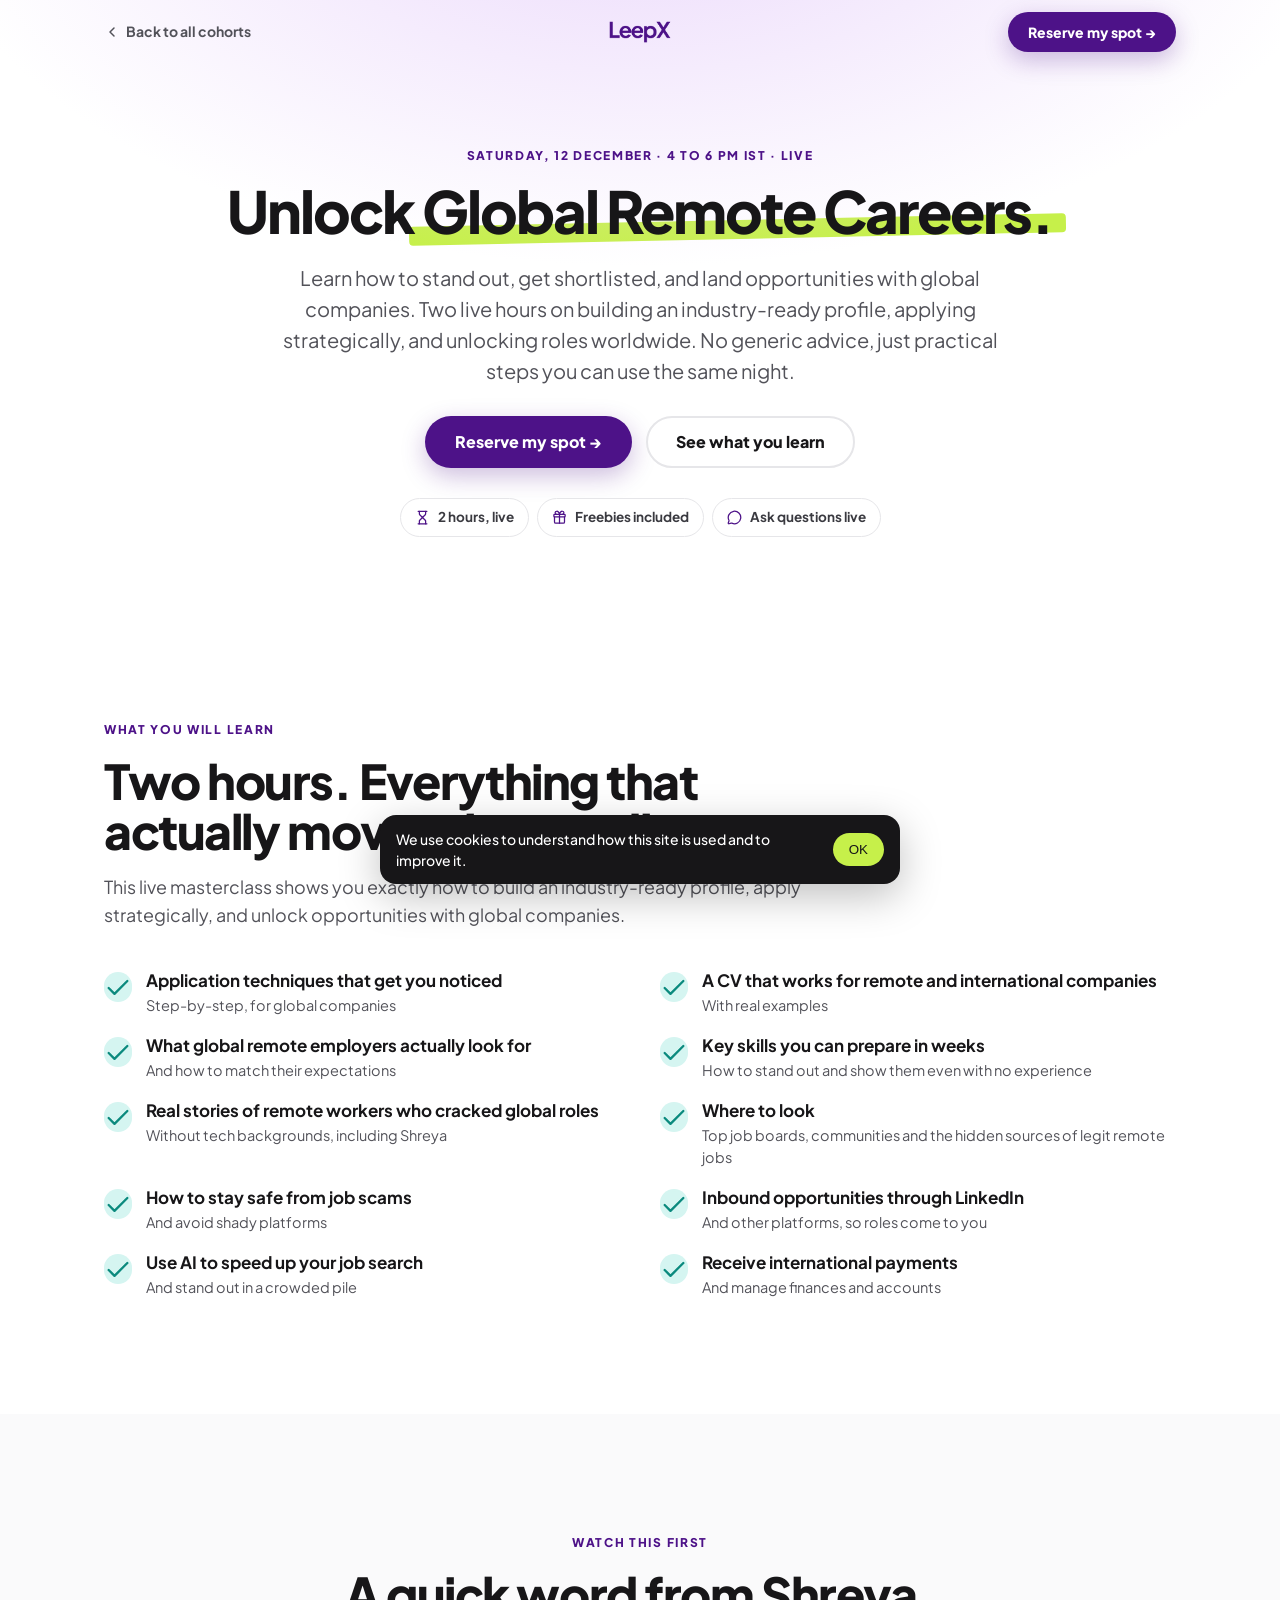
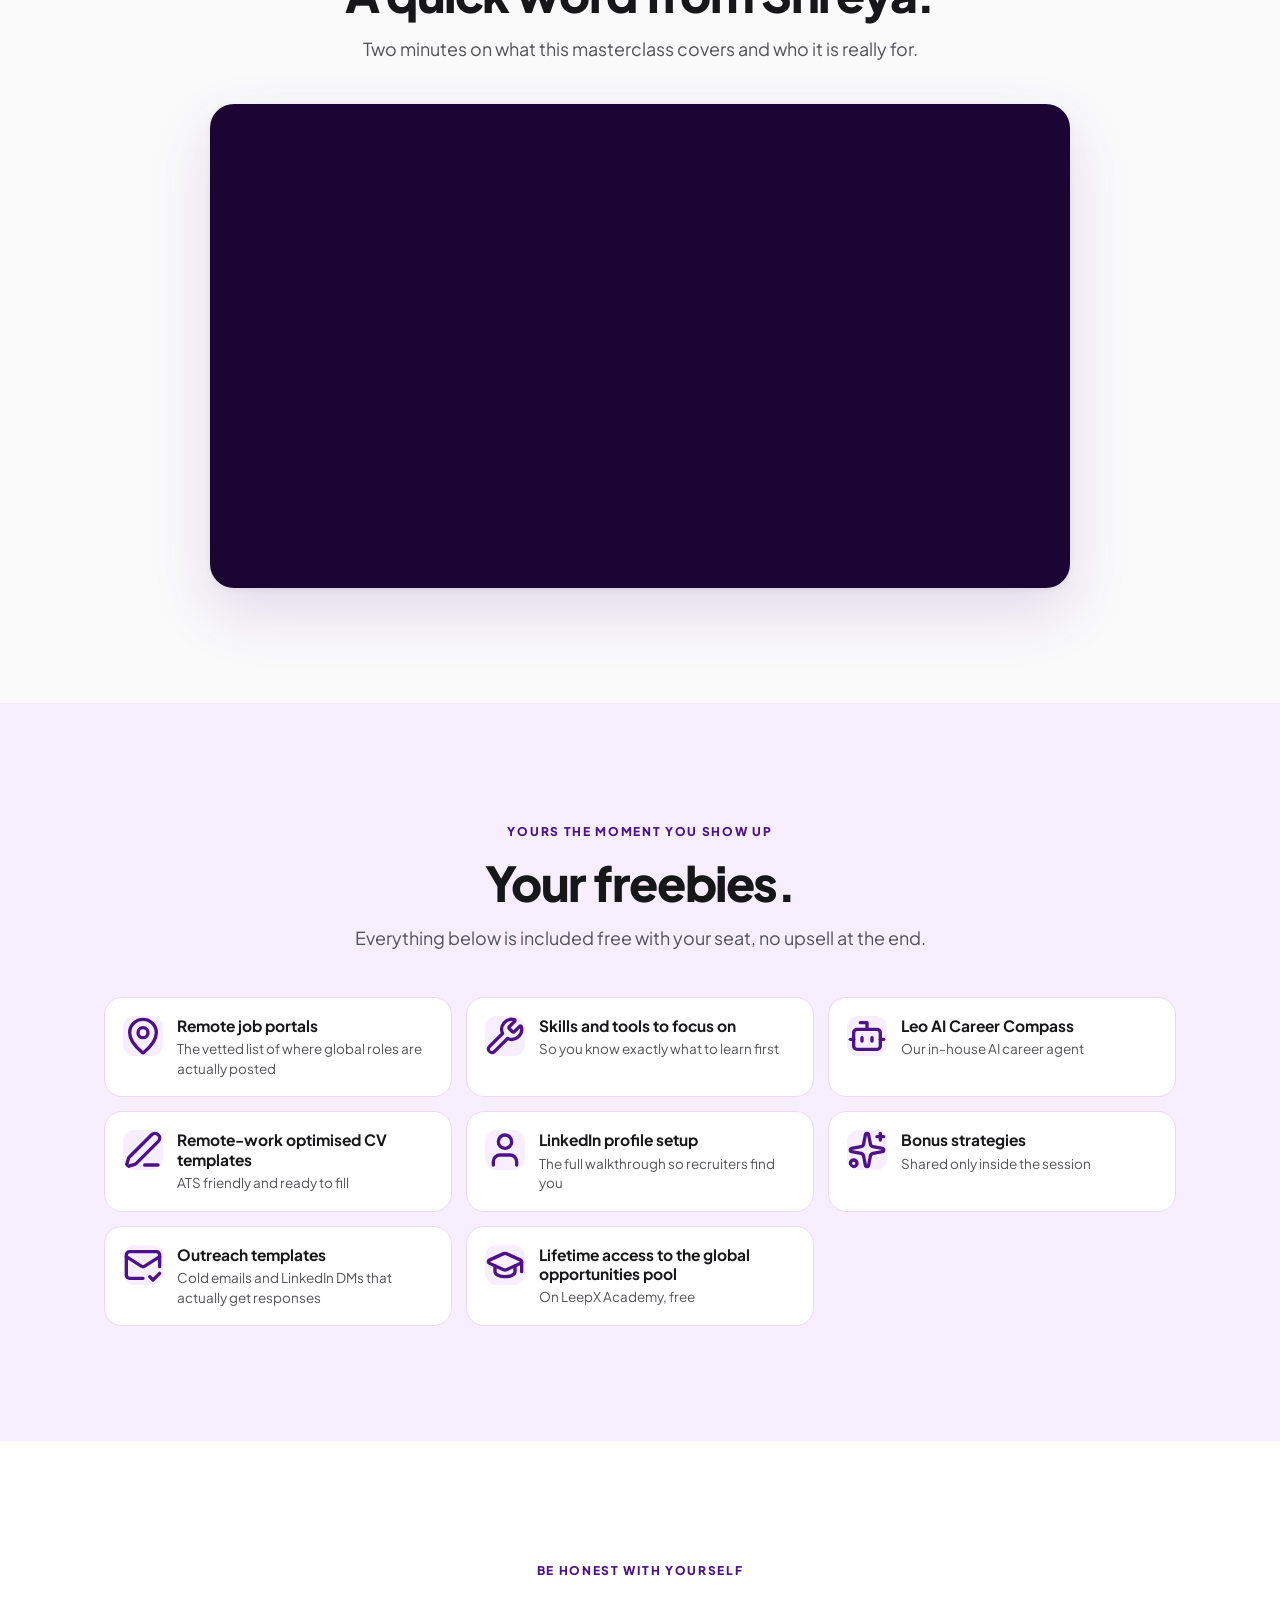
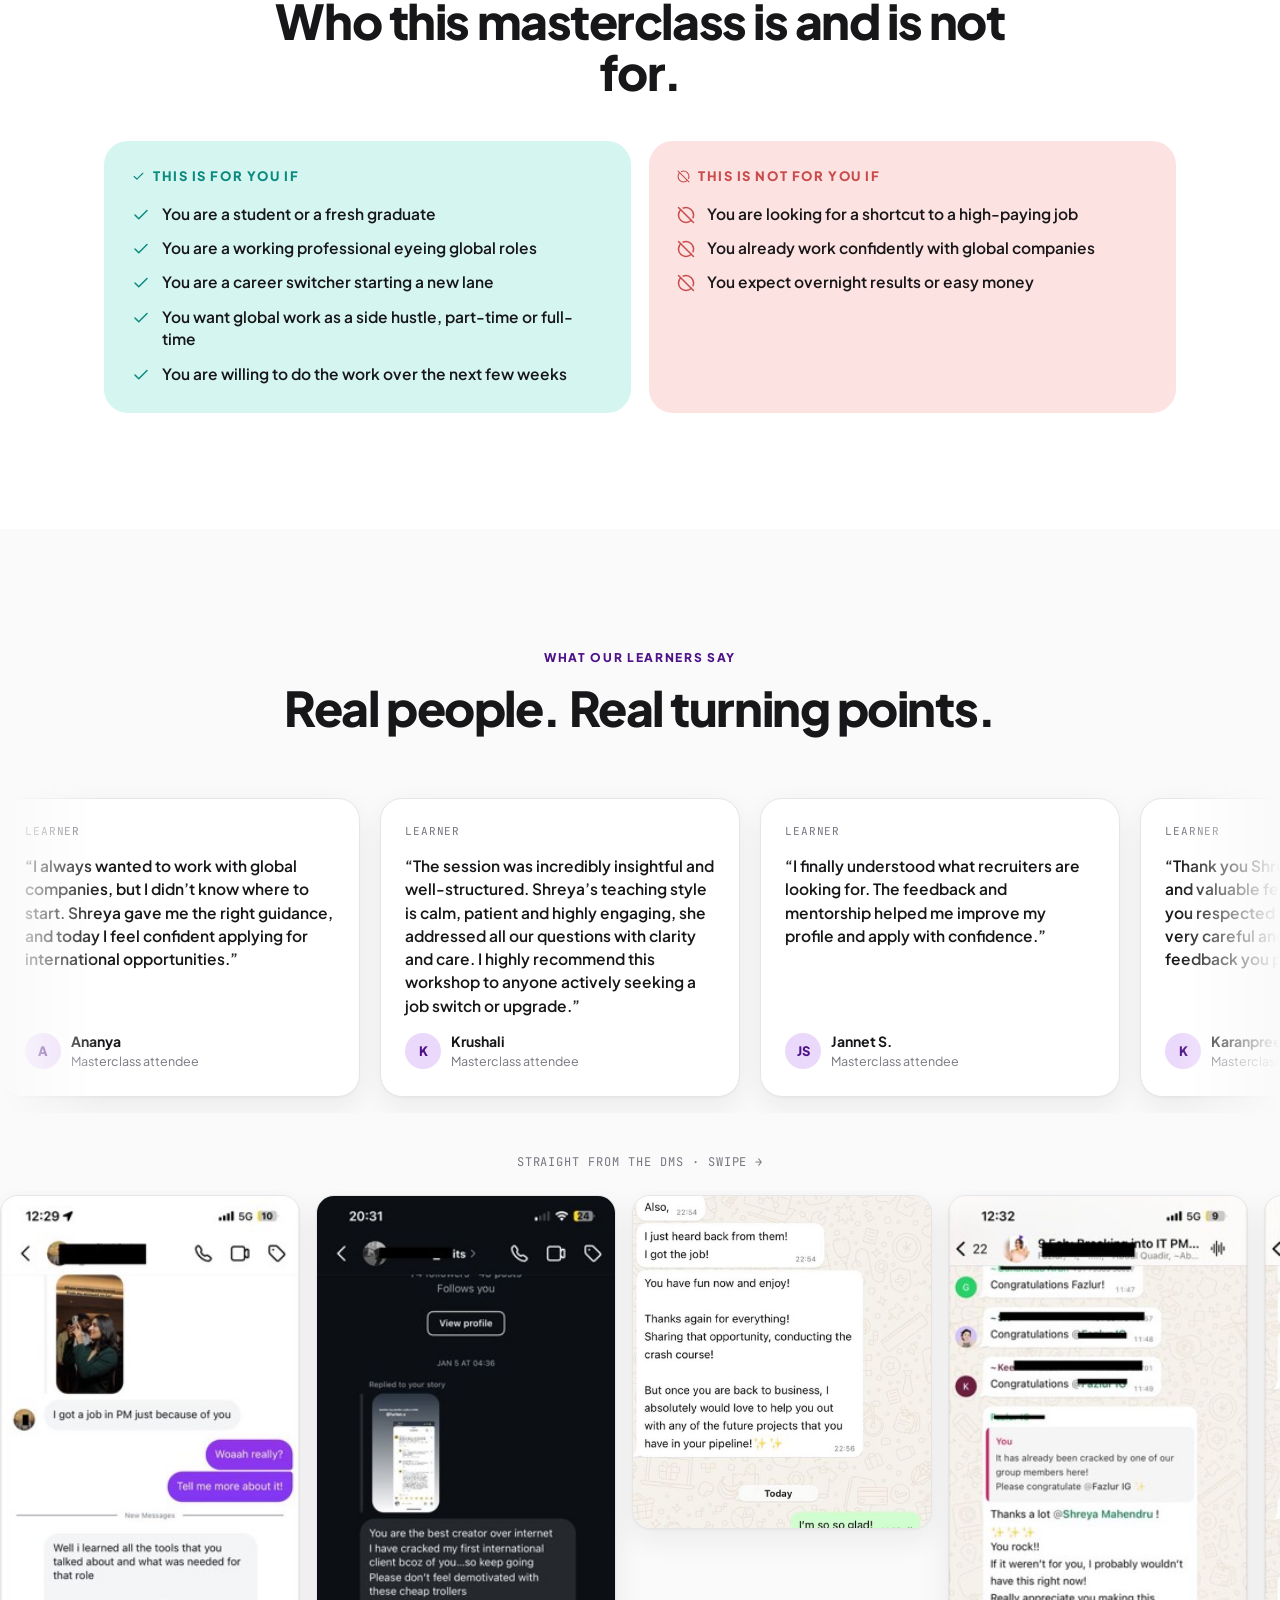
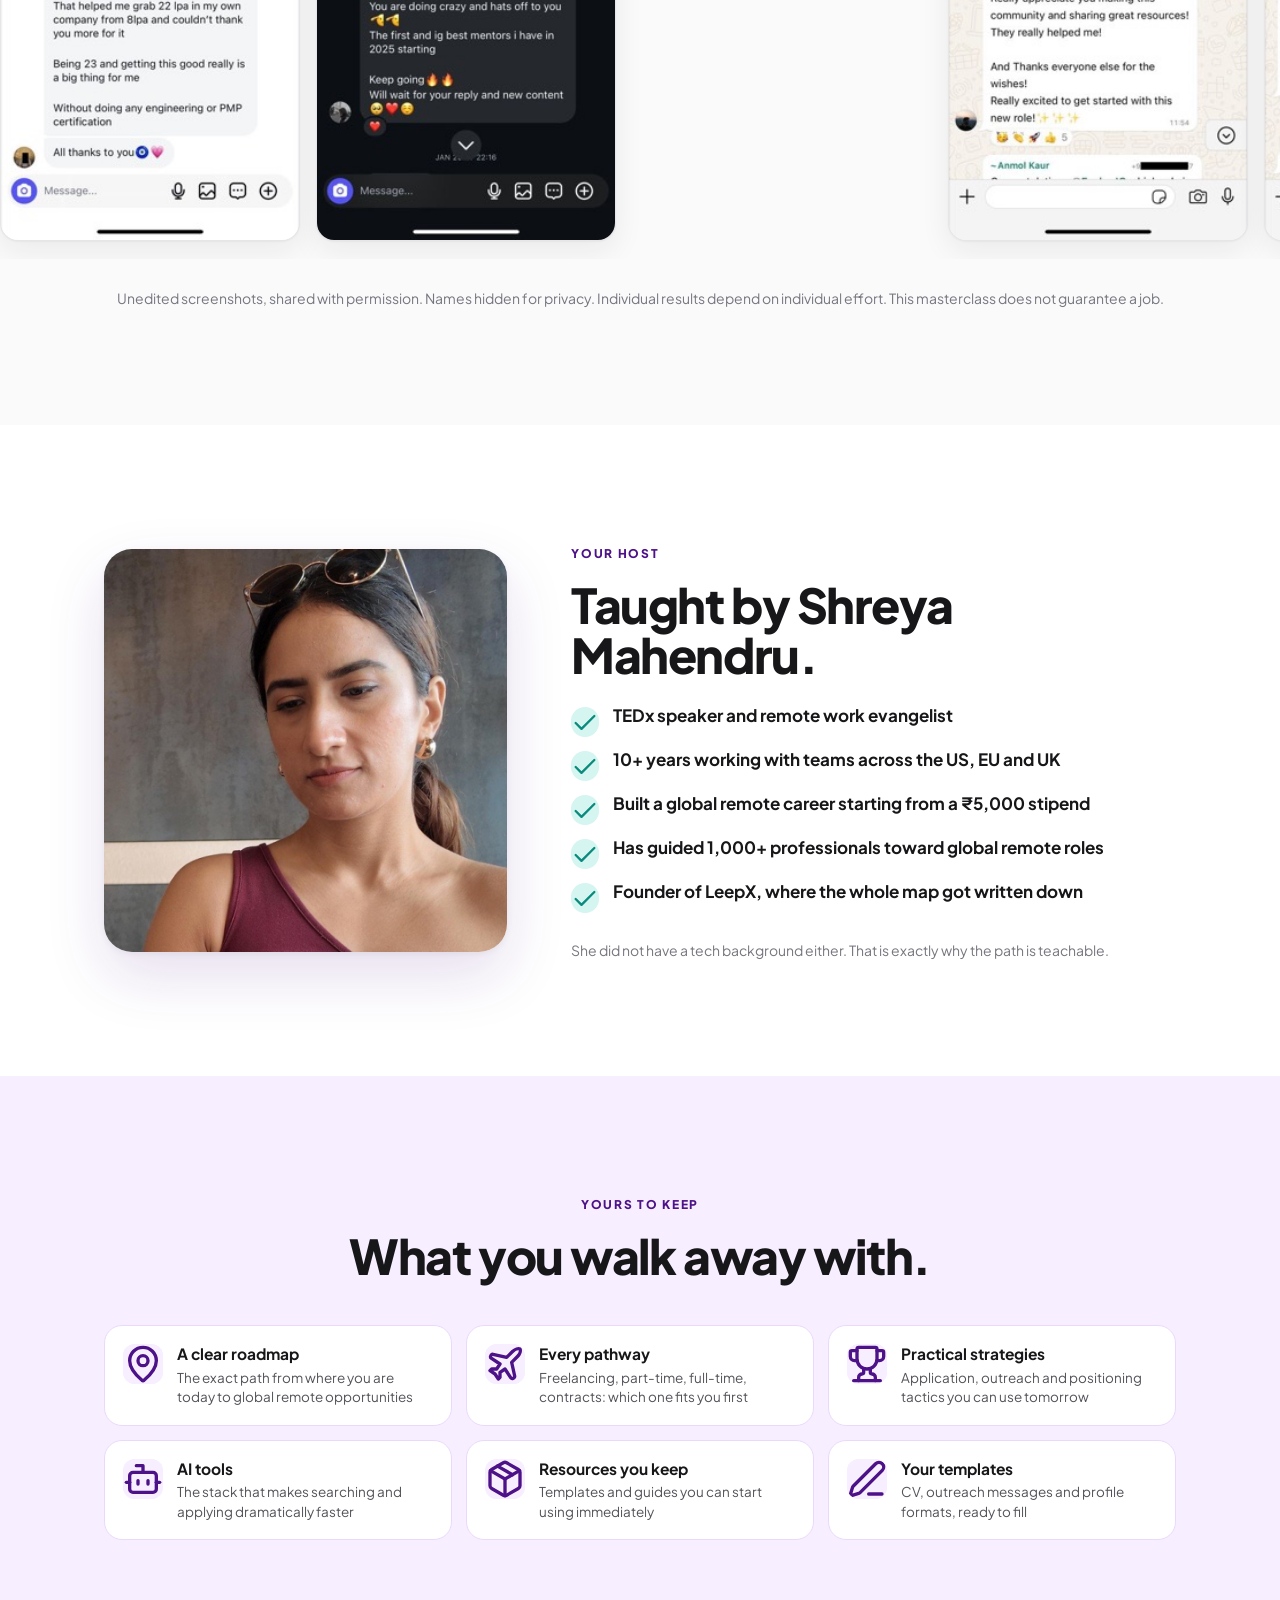
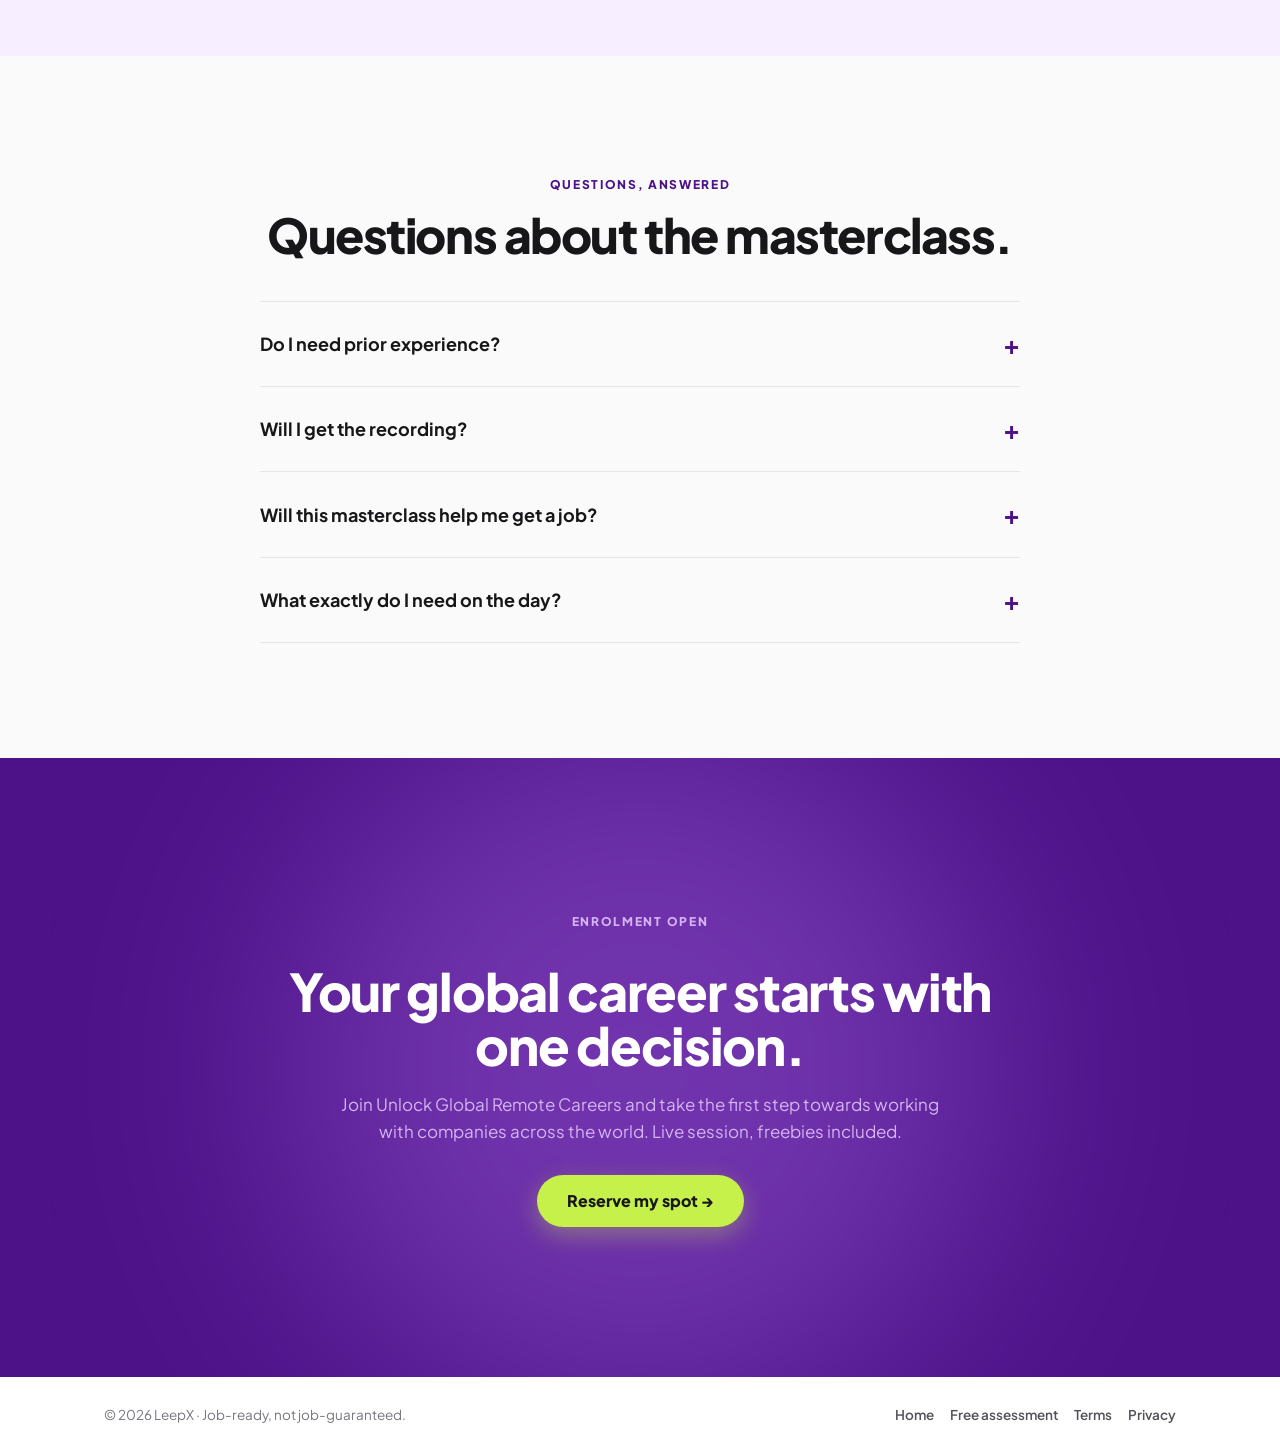
<file: site/masterclass.html>
<!DOCTYPE html>
<html lang="en">
<head>
<meta charset="UTF-8" />
<meta name="viewport" content="width=device-width, initial-scale=1.0" />
<title>Unlock Global Remote Careers · live masterclass with Shreya Mahendru · LeepX</title>
<meta name="description" content="Saturday, 12 December, 4 to 6 PM IST, live. Two hours on building an industry-ready profile, applying strategically and unlocking roles with global companies. Freebies included. Live only, no recording." />
<meta property="og:title" content="Unlock Global Remote Careers · live masterclass with Shreya Mahendru · LeepX" />
<meta property="og:description" content="Saturday, 12 December, 4 to 6 PM IST, live. Two hours on building an industry-ready profile, applying strategically and unlocking roles with global companies. Freebies included. Live only, no recording." />
<meta property="og:image" content="https://theleepx.com/assets/hero-poster.jpg" />
<link rel="icon" href="favicon.ico" sizes="any" />
<link rel="icon" type="image/png" sizes="32x32" href="assets/favicon-32.png" />
<link rel="icon" type="image/png" sizes="192x192" href="assets/favicon-192.png" />
<link rel="apple-touch-icon" href="assets/apple-touch-icon.png" />
<link rel="preconnect" href="https://fonts.googleapis.com" /><link rel="preconnect" href="https://fonts.gstatic.com" crossorigin />
<link href="https://fonts.googleapis.com/css2?family=Plus+Jakarta+Sans:wght@400;500;600;700;800&family=JetBrains+Mono:wght@500;700&display=swap" rel="stylesheet" />
<link rel="stylesheet" href="css/leepx.css" />
<link rel="stylesheet" href="css/course.css" />
</head>
<body data-page="masterclass">
<header class="ctop">
  <div class="in">
    <a class="back" href="./#outcomes"><svg width="16" height="16" viewBox="0 0 24 24" fill="none" stroke="currentColor" stroke-width="2.2" stroke-linecap="round" stroke-linejoin="round" aria-hidden="true"><path d="m15 18-6-6 6-6"/></svg><span>Back to all cohorts</span></a>
    <a class="logo" href="./" aria-label="LeepX home"><img src="assets/logo-primary.png" alt="LeepX" /></a>
    <a class="btn btn-primary btn-sm nav-enrol" href="https://academy.theleepx.com/web/checkout/6af8a2f1092a3ac3861ea630" target="_blank" rel="noopener">Reserve my spot →</a>
  </div>
</header>


<section class="chero compact" id="top">
  <div class="wrap">
    <span class="eyebrow">Saturday, 12 December · 4 to 6 PM IST · live</span>
    <h1>Unlock <span class="hl">Global Remote Careers.</span></h1>
    <p class="lead">Learn how to stand out, get shortlisted, and land opportunities with global companies. Two live hours on building an industry-ready profile, applying strategically, and unlocking roles worldwide. No generic advice, just practical steps you can use the same night.</p>
    <div class="acts"><a class="btn btn-primary" href="https://academy.theleepx.com/web/checkout/6af8a2f1092a3ac3861ea630" target="_blank" rel="noopener" data-buy="masterclass">Reserve my spot →</a><a class="btn btn-ghost" href="#learn">See what you learn</a></div>
    <div class="chips"><span class="chip"><i class="ic" data-ic="hourglass"></i>2 hours, live</span><span class="chip"><i class="ic" data-ic="gift"></i>Freebies included</span><span class="chip"><i class="ic" data-ic="message-circle"></i>Ask questions live</span></div>
  </div>
</section>

<section class="sec" id="learn">
  <div class="wrap">
    <div class="head"><span class="eyebrow">What you will learn</span><h2>Two hours. Everything that actually moves the needle.</h2><p>This live masterclass shows you exactly how to build an industry-ready profile, apply strategically, and unlock opportunities with global companies.</p></div>
    <ul class="ticks two reveal"><li><i class="ic" data-ic="check"></i><div><b>Application techniques that get you noticed</b><p>Step-by-step, for global companies</p></div></li><li><i class="ic" data-ic="check"></i><div><b>A CV that works for remote and international companies</b><p>With real examples</p></div></li><li><i class="ic" data-ic="check"></i><div><b>What global remote employers actually look for</b><p>And how to match their expectations</p></div></li><li><i class="ic" data-ic="check"></i><div><b>Key skills you can prepare in weeks</b><p>How to stand out and show them even with no experience</p></div></li><li><i class="ic" data-ic="check"></i><div><b>Real stories of remote workers who cracked global roles</b><p>Without tech backgrounds, including Shreya</p></div></li><li><i class="ic" data-ic="check"></i><div><b>Where to look</b><p>Top job boards, communities and the hidden sources of legit remote jobs</p></div></li><li><i class="ic" data-ic="check"></i><div><b>How to stay safe from job scams</b><p>And avoid shady platforms</p></div></li><li><i class="ic" data-ic="check"></i><div><b>Inbound opportunities through LinkedIn</b><p>And other platforms, so roles come to you</p></div></li><li><i class="ic" data-ic="check"></i><div><b>Use AI to speed up your job search</b><p>And stand out in a crowded pile</p></div></li><li><i class="ic" data-ic="check"></i><div><b>Receive international payments</b><p>And manage finances and accounts</p></div></li></ul>
  </div>
</section>

<section class="sec soft" id="video">
  <div class="wrap">
    <div class="head c"><span class="eyebrow">Watch this first</span><h2>A quick word from Shreya.</h2><p>Two minutes on what this masterclass covers and who it is really for.</p></div>
    <div class="vidbox reveal"><iframe src="https://www.youtube.com/embed/0J7XbOgDz_Q" title="A quick word from Shreya" loading="lazy" allow="accelerometer; clipboard-write; encrypted-media; gyroscope; picture-in-picture; web-share" allowfullscreen></iframe></div>
  </div>
</section>

<section class="sec lilac" id="freebies">
  <div class="wrap">
    <div class="head c"><span class="eyebrow">Yours the moment you show up</span><h2>Your freebies.</h2><p>Everything below is included free with your seat, no upsell at the end.</p></div>
    <div class="inc reveal"><div><i class="ic" data-ic="map-pin"></i><div><b>Remote job portals</b><small>The vetted list of where global roles are actually posted</small></div></div><div><i class="ic" data-ic="wrench"></i><div><b>Skills and tools to focus on</b><small>So you know exactly what to learn first</small></div></div><div><i class="ic" data-ic="bot"></i><div><b>Leo AI Career Compass</b><small>Our in-house AI career agent</small></div></div><div><i class="ic" data-ic="pen-line"></i><div><b>Remote-work optimised CV templates</b><small>ATS friendly and ready to fill</small></div></div><div><i class="ic" data-ic="user"></i><div><b>LinkedIn profile setup</b><small>The full walkthrough so recruiters find you</small></div></div><div><i class="ic" data-ic="sparkles"></i><div><b>Bonus strategies</b><small>Shared only inside the session</small></div></div><div><i class="ic" data-ic="mail-check"></i><div><b>Outreach templates</b><small>Cold emails and LinkedIn DMs that actually get responses</small></div></div><div><i class="ic" data-ic="graduation-cap"></i><div><b>Lifetime access to the global opportunities pool</b><small>On LeepX Academy, free</small></div></div></div>
  </div>
</section>

<section class="sec" id="fit">
  <div class="wrap">
    <div class="head c"><span class="eyebrow">Be honest with yourself</span><h2>Who this masterclass is and is not for.</h2></div>
    <div class="fornot">
      <div class="fn yes reveal"><h3><i class="ic" data-ic="check"></i> This is for you if</h3><ul><li><i class="ic" data-ic="check"></i><span>You are a student or a fresh graduate</span></li><li><i class="ic" data-ic="check"></i><span>You are a working professional eyeing global roles</span></li><li><i class="ic" data-ic="check"></i><span>You are a career switcher starting a new lane</span></li><li><i class="ic" data-ic="check"></i><span>You want global work as a side hustle, part-time or full-time</span></li><li><i class="ic" data-ic="check"></i><span>You are willing to do the work over the next few weeks</span></li></ul></div>
      <div class="fn no reveal"><h3><i class="ic" data-ic="circle-off"></i> This is not for you if</h3><ul><li><i class="ic" data-ic="circle-off"></i><span>You are looking for a shortcut to a high-paying job</span></li><li><i class="ic" data-ic="circle-off"></i><span>You already work confidently with global companies</span></li><li><i class="ic" data-ic="circle-off"></i><span>You expect overnight results or easy money</span></li></ul></div>
    </div>
  </div>
</section>

<section class="sec soft" id="voices">
  <div class="wrap">
    <div class="head c"><span class="eyebrow">What our learners say</span><h2>Real people. Real turning points.</h2></div>
  </div>
  <div class="carousel"><div class="car-track"><div class="q"><span class="src">Learner</span><q>I always wanted to work with global companies, but I didn’t know where to start. Shreya gave me the right guidance, and today I feel confident applying for international opportunities.</q><div class="who"><span class="av">A</span><div><b>Ananya</b><small>Masterclass attendee</small></div></div></div><div class="q"><span class="src">Learner</span><q>The session was incredibly insightful and well-structured. Shreya’s teaching style is calm, patient and highly engaging, she addressed all our questions with clarity and care. I highly recommend this workshop to anyone actively seeking a job switch or upgrade.</q><div class="who"><span class="av">K</span><div><b>Krushali</b><small>Masterclass attendee</small></div></div></div><div class="q"><span class="src">Learner</span><q>I finally understood what recruiters are looking for. The feedback and mentorship helped me improve my profile and apply with confidence.</q><div class="who"><span class="av">JS</span><div><b>Jannet S.</b><small>Masterclass attendee</small></div></div></div><div class="q"><span class="src">Learner</span><q>Thank you Shreya for all your insights and valuable feedback. Appreciate how you respected our time as well and were very careful and kind about every feedback you provided. Thanks again.</q><div class="who"><span class="av">K</span><div><b>Karanpreet</b><small>Masterclass attendee</small></div></div></div><div class="q"><span class="src">Learner</span><q>I always wanted to work with global companies, but I didn’t know where to start. Shreya gave me the right guidance, and today I feel confident applying for international opportunities.</q><div class="who"><span class="av">A</span><div><b>Ananya</b><small>Masterclass attendee</small></div></div></div><div class="q"><span class="src">Learner</span><q>The session was incredibly insightful and well-structured. Shreya’s teaching style is calm, patient and highly engaging, she addressed all our questions with clarity and care. I highly recommend this workshop to anyone actively seeking a job switch or upgrade.</q><div class="who"><span class="av">K</span><div><b>Krushali</b><small>Masterclass attendee</small></div></div></div><div class="q"><span class="src">Learner</span><q>I finally understood what recruiters are looking for. The feedback and mentorship helped me improve my profile and apply with confidence.</q><div class="who"><span class="av">JS</span><div><b>Jannet S.</b><small>Masterclass attendee</small></div></div></div><div class="q"><span class="src">Learner</span><q>Thank you Shreya for all your insights and valuable feedback. Appreciate how you respected our time as well and were very careful and kind about every feedback you provided. Thanks again.</q><div class="who"><span class="av">K</span><div><b>Karanpreet</b><small>Masterclass attendee</small></div></div></div></div></div>
  <div class="wrap"><p class="swipe center">Straight from the DMs · swipe →</p></div>
  <div class="shots"><img src="assets/course/mc-shot-1.jpg" alt="Learner message" loading="lazy" /><img src="assets/course/mc-shot-2.jpg" alt="Learner message" loading="lazy" /><img src="assets/course/mc-shot-3.jpg" alt="Learner message" loading="lazy" /><img src="assets/course/mc-shot-4.jpg" alt="Learner message" loading="lazy" /><img src="assets/course/mc-shot-5.jpg" alt="Learner message" loading="lazy" /></div>
  <div class="wrap"><p class="note center">Unedited screenshots, shared with permission. Names hidden for privacy. Individual results depend on individual effort. This masterclass does not guarantee a job.</p></div>
</section>

<section class="sec" id="host">
  <div class="wrap host">
    <img class="reveal" src="assets/course/mc-shreya.jpg" alt="Shreya Mahendru" />
    <div>
      <div class="head"><span class="eyebrow">Your host</span><h2>Taught by Shreya Mahendru.</h2></div>
      <ul class="ticks"><li><i class="ic" data-ic="check"></i><div><b>TEDx speaker and remote work evangelist</b></div></li><li><i class="ic" data-ic="check"></i><div><b>10+ years working with teams across the US, EU and UK</b></div></li><li><i class="ic" data-ic="check"></i><div><b>Built a global remote career starting from a ₹5,000 stipend</b></div></li><li><i class="ic" data-ic="check"></i><div><b>Has guided 1,000+ professionals toward global remote roles</b></div></li><li><i class="ic" data-ic="check"></i><div><b>Founder of LeepX, where the whole map got written down</b></div></li></ul>
      <p class="note">She did not have a tech background either. That is exactly why the path is teachable.</p>
    </div>
  </div>
</section>

<section class="sec lilac" id="keep">
  <div class="wrap">
    <div class="head c"><span class="eyebrow">Yours to keep</span><h2>What you walk away with.</h2></div>
    <div class="inc reveal"><div><i class="ic" data-ic="map-pin"></i><div><b>A clear roadmap</b><small>The exact path from where you are today to global remote opportunities</small></div></div><div><i class="ic" data-ic="plane"></i><div><b>Every pathway</b><small>Freelancing, part-time, full-time, contracts: which one fits you first</small></div></div><div><i class="ic" data-ic="trophy"></i><div><b>Practical strategies</b><small>Application, outreach and positioning tactics you can use tomorrow</small></div></div><div><i class="ic" data-ic="bot"></i><div><b>AI tools</b><small>The stack that makes searching and applying dramatically faster</small></div></div><div><i class="ic" data-ic="package"></i><div><b>Resources you keep</b><small>Templates and guides you can start using immediately</small></div></div><div><i class="ic" data-ic="pen-line"></i><div><b>Your templates</b><small>CV, outreach messages and profile formats, ready to fill</small></div></div></div>
  </div>
</section>

<section class="sec soft" id="faq">
  <div class="wrap">
    <div class="head c"><span class="eyebrow">Questions, answered</span><h2>Questions about the masterclass.</h2></div>
    <div class="faq"><details><summary>Do I need prior experience?</summary><p>No. The session is beginner-friendly and designed for anyone who wants to build a global career, whether you are a student, a fresher or switching lanes after years in another field.</p></details><details><summary>Will I get the recording?</summary><p>No. There is no recording for this session. We have seen the best results when learners attend live with full attention instead of saving it for later. Being in the room also means you can ask questions and get answers on the spot.</p></details><details><summary>Will this masterclass help me get a job?</summary><p>This masterclass will not guarantee a job, but it will give you the roadmap, tools and strategies to build an industry-ready profile and confidently apply for global opportunities.</p></details><details><summary>What exactly do I need on the day?</summary><p>Two uninterrupted hours, a notebook, and your current CV or LinkedIn open so you can apply things as we go.</p></details></div>
  </div>
</section>


<section class="cfinal" id="enrol">
  <div class="blob"></div>
  <div class="wrap">
    <span class="eyebrow light">Enrolment open</span>
    <h2>Your global career starts with one decision.</h2>
    <p>Join Unlock Global Remote Careers and take the first step towards working with companies across the world. Live session, freebies included.</p>
    <a class="btn btn-lime" href="https://academy.theleepx.com/web/checkout/6af8a2f1092a3ac3861ea630" target="_blank" rel="noopener" data-buy="masterclass">Reserve my spot →</a>
  </div>
</section>

<div class="cfoot"><span>© 2026 LeepX · Job-ready, not job-guaranteed.</span><span><a href="./">Home</a><a href="assess">Free assessment</a><a href="terms">Terms</a><a href="privacy">Privacy</a></span></div>
<div class="mcta"><small>Sat 12 Dec · 4 to 6 PM IST · live</small><a class="btn btn-primary btn-sm" href="https://academy.theleepx.com/web/checkout/6af8a2f1092a3ac3861ea630" target="_blank" rel="noopener">Reserve my spot →</a></div>

<script src="js/config.js"></script>
<script src="js/track.js"></script>
<script src="js/icons.js"></script>
<script src="js/fab.js"></script>
<script>
  document.querySelectorAll('[data-ic]').forEach(e=>{ e.innerHTML=LX.icon(e.dataset.ic,20); });
  const reduce=matchMedia('(prefers-reduced-motion: reduce)').matches;
  if(reduce||!('IntersectionObserver' in window)) document.querySelectorAll('.reveal').forEach(e=>e.classList.add('in'));
  else { const io=new IntersectionObserver(es=>es.forEach(e=>{ if(!e.isIntersecting) return; e.target.classList.add('in'); io.unobserve(e.target); }),{threshold:.12}); document.querySelectorAll('.reveal').forEach(e=>io.observe(e)); }
  document.querySelectorAll('a[data-buy]').forEach(a=>a.addEventListener('click',()=>{ window.lxTrack&&lxTrack('checkout_click',{course:'masterclass',tier:a.dataset.buy}); }));
  window.lxTrack&&lxTrack('course_page_view',{course:'masterclass'});
  const bar=document.querySelector('.ctop'); const stick=()=>bar.classList.toggle('stuck',scrollY>12||!document.querySelector('.chero')); addEventListener('scroll',stick,{passive:true}); stick();
  document.addEventListener('click',e=>{ const a=e.target.closest('a[href^="#"]'); if(!a) return; const t=document.querySelector(a.getAttribute('href')); if(!t) return; e.preventDefault(); const y=t.getBoundingClientRect().top+scrollY-76; const y0=scrollY; window.scrollTo({top:y,behavior:reduce?'auto':'smooth'}); setTimeout(()=>{ if(Math.abs(scrollY-y0)<4&&Math.abs(y-y0)>4) window.scrollTo(0,y); },450); history.replaceState(null,'',a.getAttribute('href')); });
</script>
</body>
</html>
</file>
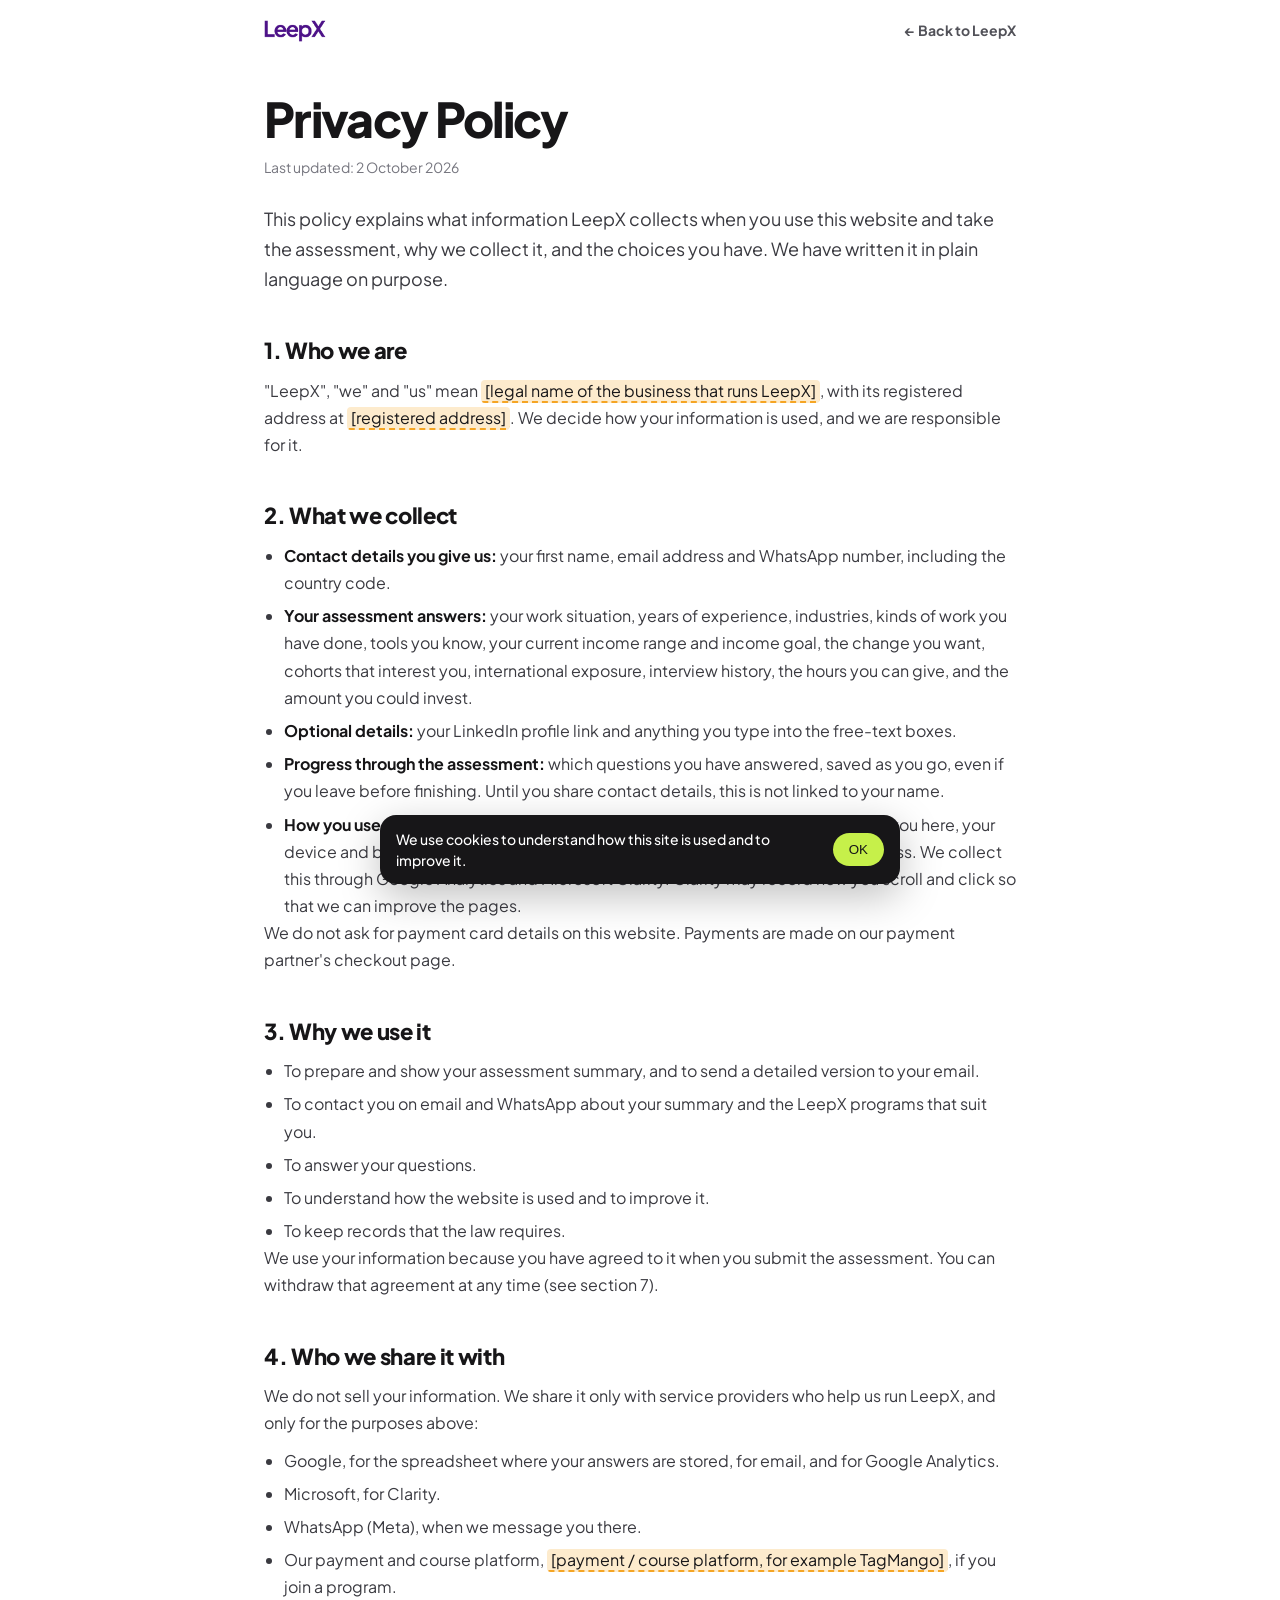
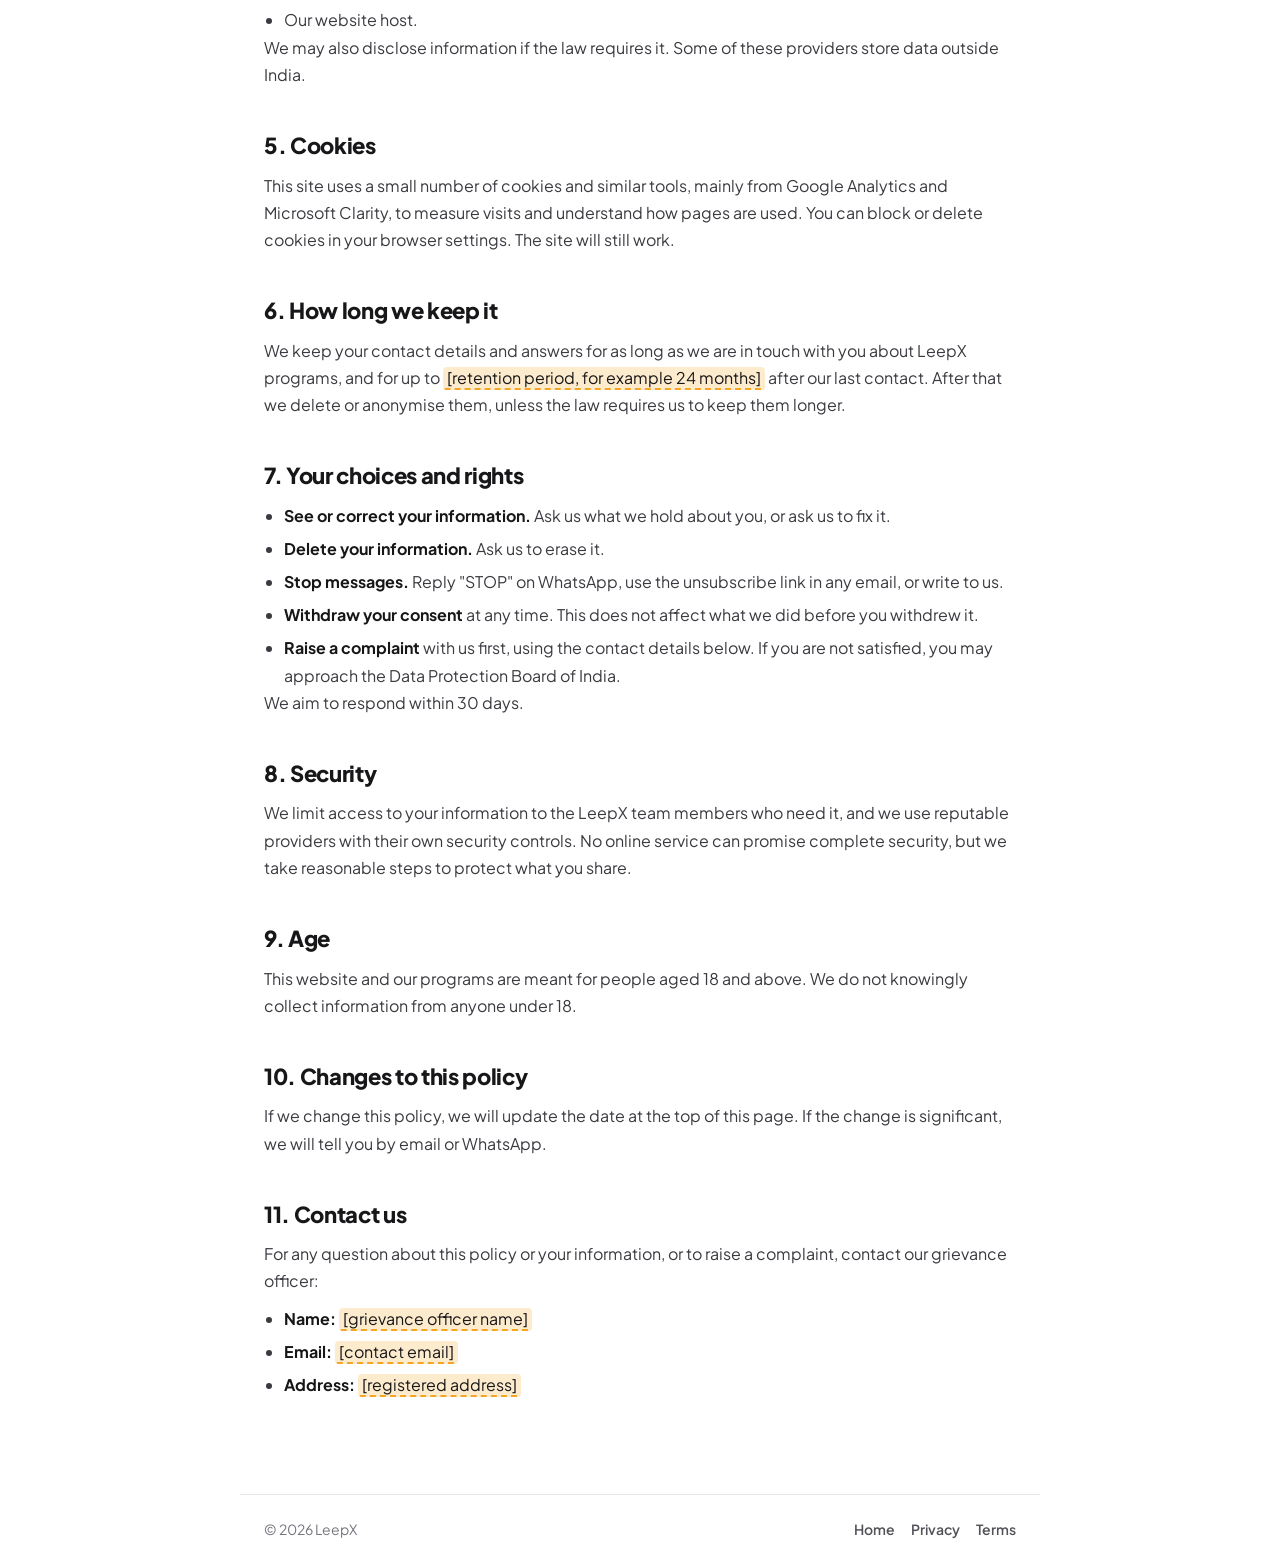
<file: site/privacy.html>
<!DOCTYPE html>
<html lang="en">
<head>
<meta charset="UTF-8" />
<meta name="viewport" content="width=device-width, initial-scale=1.0" />
<title>Privacy Policy · LeepX</title>
<meta name="description" content="How LeepX collects, uses and protects your information." />
<link rel="icon" href="favicon.ico" sizes="any" />
<link rel="icon" type="image/png" sizes="32x32" href="assets/favicon-32.png" />
<link rel="icon" type="image/png" sizes="192x192" href="assets/favicon-192.png" />
<link rel="apple-touch-icon" href="assets/apple-touch-icon.png" />
<link rel="preconnect" href="https://fonts.googleapis.com" /><link rel="preconnect" href="https://fonts.gstatic.com" crossorigin />
<link href="https://fonts.googleapis.com/css2?family=Plus+Jakarta+Sans:wght@400;500;600;700;800&display=swap" rel="stylesheet" />
<link rel="stylesheet" href="css/leepx.css" />
<style>
  .legal-top{display:flex;align-items:center;justify-content:space-between;max-width:800px;margin:0 auto;padding:20px 24px}
  .legal-top img{height:22px}
  .legal-top a.back{font-size:14px;font-weight:700;color:var(--n-600);text-decoration:none}
  .legal-top a.back:hover{color:var(--purple)}
  main.legal{max-width:800px;margin:0 auto;padding:32px 24px 96px}
  .legal h1{font-size:clamp(32px,5vw,48px)}
  .legal .upd{color:var(--n-500);font-size:14px;margin-top:12px}
  .legal .intro{font-size:18px;color:var(--n-700);margin-top:24px;line-height:1.65}
  .legal h2{font-size:22px;letter-spacing:-.015em;margin:44px 0 12px;line-height:1.25}
  .legal p,.legal li{font-size:16px;color:var(--n-700);line-height:1.7}
  .legal p+p{margin-top:12px}
  .legal ul{margin:10px 0 0 20px;display:grid;gap:6px}
  .legal a{color:var(--purple);font-weight:600}
  .legal strong{color:var(--ink)}
  mark.fill{background:var(--amber-soft);border-bottom:2px dashed var(--amber);padding:0 4px;border-radius:4px;color:var(--ink)}
  .legal .note{margin-top:28px;background:var(--p-50);border-radius:16px;padding:16px 18px;font-size:14.5px;color:var(--n-700)}
  .legal-foot{border-top:1px solid var(--n-200);max-width:800px;margin:0 auto;padding:24px;display:flex;justify-content:space-between;gap:16px;flex-wrap:wrap;font-size:14px;color:var(--n-500)}
  .legal-foot a{color:var(--n-600);text-decoration:none;font-weight:600;margin-left:16px}
</style>
</head>
<body>
<div class="legal-top"><a href="./" aria-label="LeepX home"><img src="assets/logo-primary.png" alt="LeepX" /></a><a class="back" href="./">← Back to LeepX</a></div>
<main class="legal">

<h1>Privacy Policy</h1>
<p class="upd">Last updated: 2 October 2026</p>
<p class="intro">This policy explains what information LeepX collects when you use this website and take the assessment, why we collect it, and the choices you have. We have written it in plain language on purpose.</p>

<h2>1. Who we are</h2>
<p>"LeepX", "we" and "us" mean <mark class="fill">[legal name of the business that runs LeepX]</mark>, with its registered address at <mark class="fill">[registered address]</mark>. We decide how your information is used, and we are responsible for it.</p>

<h2>2. What we collect</h2>
<ul>
  <li><strong>Contact details you give us:</strong> your first name, email address and WhatsApp number, including the country code.</li>
  <li><strong>Your assessment answers:</strong> your work situation, years of experience, industries, kinds of work you have done, tools you know, your current income range and income goal, the change you want, cohorts that interest you, international exposure, interview history, the hours you can give, and the amount you could invest.</li>
  <li><strong>Optional details:</strong> your LinkedIn profile link and anything you type into the free-text boxes.</li>
  <li><strong>Progress through the assessment:</strong> which questions you have answered, saved as you go, even if you leave before finishing. Until you share contact details, this is not linked to your name.</li>
  <li><strong>How you use the site:</strong> pages viewed, buttons clicked, the site or ad that brought you here, your device and browser type, and approximate location based on your internet address. We collect this through Google Analytics and Microsoft Clarity. Clarity may record how you scroll and click so that we can improve the pages.</li>
</ul>
<p>We do not ask for payment card details on this website. Payments are made on our payment partner's checkout page.</p>

<h2>3. Why we use it</h2>
<ul>
  <li>To prepare and show your assessment summary, and to send a detailed version to your email.</li>
  <li>To contact you on email and WhatsApp about your summary and the LeepX programs that suit you.</li>
  <li>To answer your questions.</li>
  <li>To understand how the website is used and to improve it.</li>
  <li>To keep records that the law requires.</li>
</ul>
<p>We use your information because you have agreed to it when you submit the assessment. You can withdraw that agreement at any time (see section 7).</p>

<h2>4. Who we share it with</h2>
<p>We do not sell your information. We share it only with service providers who help us run LeepX, and only for the purposes above:</p>
<ul>
  <li>Google, for the spreadsheet where your answers are stored, for email, and for Google Analytics.</li>
  <li>Microsoft, for Clarity.</li>
  <li>WhatsApp (Meta), when we message you there.</li>
  <li>Our payment and course platform, <mark class="fill">[payment / course platform, for example TagMango]</mark>, if you join a program.</li>
  <li>Our website host.</li>
</ul>
<p>We may also disclose information if the law requires it. Some of these providers store data outside India.</p>

<h2>5. Cookies</h2>
<p>This site uses a small number of cookies and similar tools, mainly from Google Analytics and Microsoft Clarity, to measure visits and understand how pages are used. You can block or delete cookies in your browser settings. The site will still work.</p>

<h2>6. How long we keep it</h2>
<p>We keep your contact details and answers for as long as we are in touch with you about LeepX programs, and for up to <mark class="fill">[retention period, for example 24 months]</mark> after our last contact. After that we delete or anonymise them, unless the law requires us to keep them longer.</p>

<h2>7. Your choices and rights</h2>
<ul>
  <li><strong>See or correct your information.</strong> Ask us what we hold about you, or ask us to fix it.</li>
  <li><strong>Delete your information.</strong> Ask us to erase it.</li>
  <li><strong>Stop messages.</strong> Reply "STOP" on WhatsApp, use the unsubscribe link in any email, or write to us.</li>
  <li><strong>Withdraw your consent</strong> at any time. This does not affect what we did before you withdrew it.</li>
  <li><strong>Raise a complaint</strong> with us first, using the contact details below. If you are not satisfied, you may approach the Data Protection Board of India.</li>
</ul>
<p>We aim to respond within 30 days.</p>

<h2>8. Security</h2>
<p>We limit access to your information to the LeepX team members who need it, and we use reputable providers with their own security controls. No online service can promise complete security, but we take reasonable steps to protect what you share.</p>

<h2>9. Age</h2>
<p>This website and our programs are meant for people aged 18 and above. We do not knowingly collect information from anyone under 18.</p>

<h2>10. Changes to this policy</h2>
<p>If we change this policy, we will update the date at the top of this page. If the change is significant, we will tell you by email or WhatsApp.</p>

<h2 id="contact">11. Contact us</h2>
<p>For any question about this policy or your information, or to raise a complaint, contact our grievance officer:</p>
<ul>
  <li><strong>Name:</strong> <mark class="fill">[grievance officer name]</mark></li>
  <li><strong>Email:</strong> <mark class="fill">[contact email]</mark></li>
  <li><strong>Address:</strong> <mark class="fill">[registered address]</mark></li>
</ul>

</main>
<div class="legal-foot"><span>© 2026 LeepX</span><span><a href="./">Home</a><a href="privacy">Privacy</a><a href="terms">Terms</a></span></div>
<script src="js/config.js"></script>
<script src="js/track.js"></script>
</body>
</html>
</file>
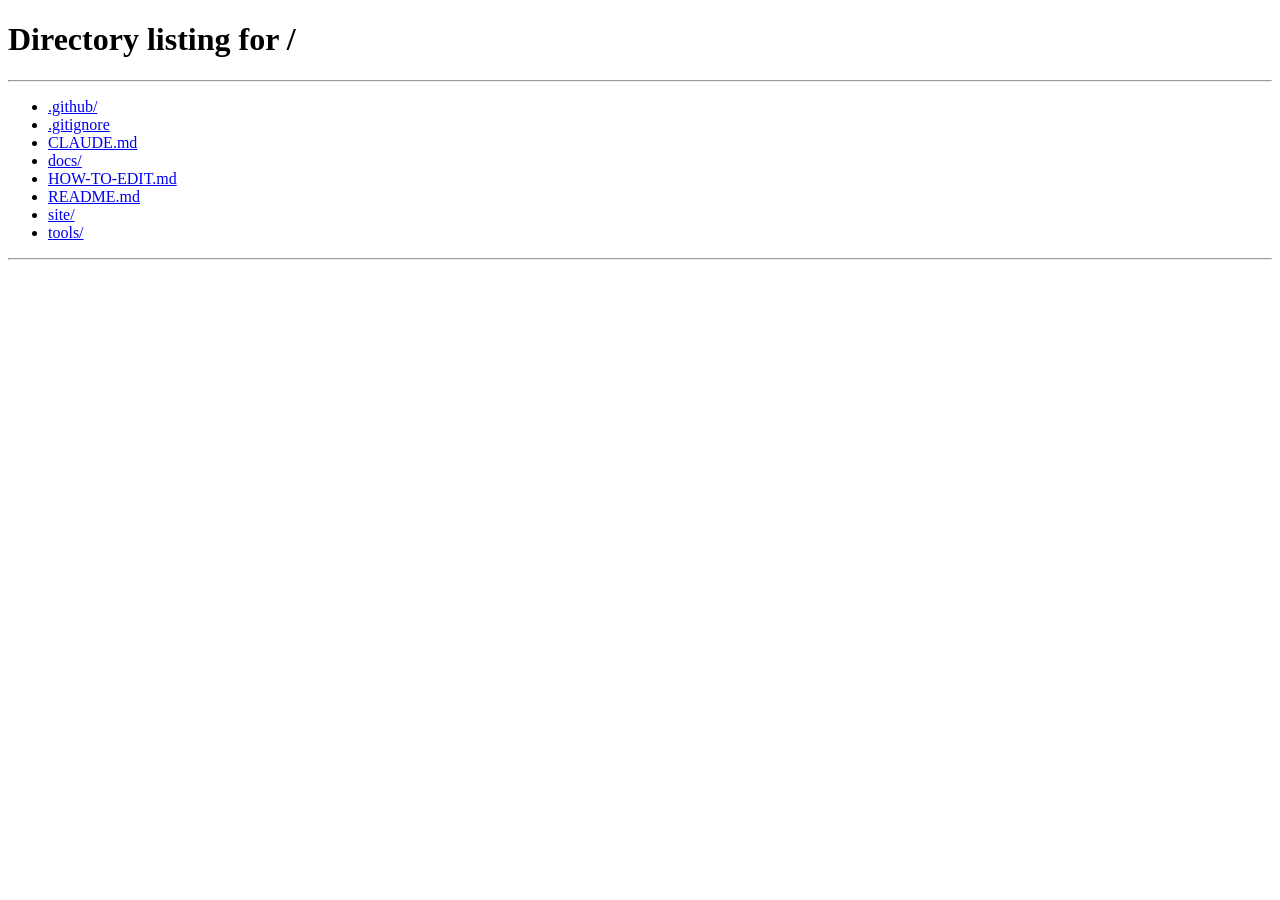
<file: site/r.html>
<!DOCTYPE html>
<html lang="en">
<head>
<meta charset="UTF-8" />
<meta name="viewport" content="width=device-width, initial-scale=1.0" />
<title>LeepX</title>
<meta name="robots" content="noindex, nofollow" />
<link rel="icon" href="favicon.ico" sizes="any" />
<script>
/* Short-link redirector. theleepx.com/r?CODE  ->  full page URL with UTM tags.
   CODE = [page[.source[.medium]]/]campaign   e.g.  r?pm/r-DABCxyz   r?pm.li.story/launch-oct
   Defaults: home page, instagram, reel. Codes must match site/links.html. */
(function(){
  var PAGE={h:'',a:'assess',lp:'remote-launchpad',pm:'ai-project-manager',smm:'social-media-manager',va:'virtual-assistant',mc:'masterclass'};
  var SRC={ig:'instagram',li:'linkedin',yt:'youtube',wa:'whatsapp',em:'email'};
  var MED={reel:'reel',story:'story',bio:'bio',post:'post',dm:'dm',nl:'newsletter'};
  var q=(location.search||'').replace(/^\?/,'').split('&')[0];
  try{q=decodeURIComponent(q)}catch(e){}
  var i=q.indexOf('/'),head=i<0?'':q.slice(0,i),camp=i<0?q:q.slice(i+1);
  var h=head?head.split('.'):[];
  var page=h[0]in PAGE?PAGE[h[0]]:'',src=SRC[h[1]]||'instagram',med=MED[h[2]]||'reel';
  camp=(camp||'').replace(/[^A-Za-z0-9_-]/g,'').slice(0,60);
  var to='/'+page;
  if(camp) to+='?utm_source='+src+'&utm_medium='+med+'&utm_campaign='+camp;
  location.replace(to);
})();
</script>
</head>
<body style="font-family:system-ui,sans-serif;padding:24px;color:#525259">Taking you to LeepX… <a href="/">Continue</a></body>
</html>
</file>
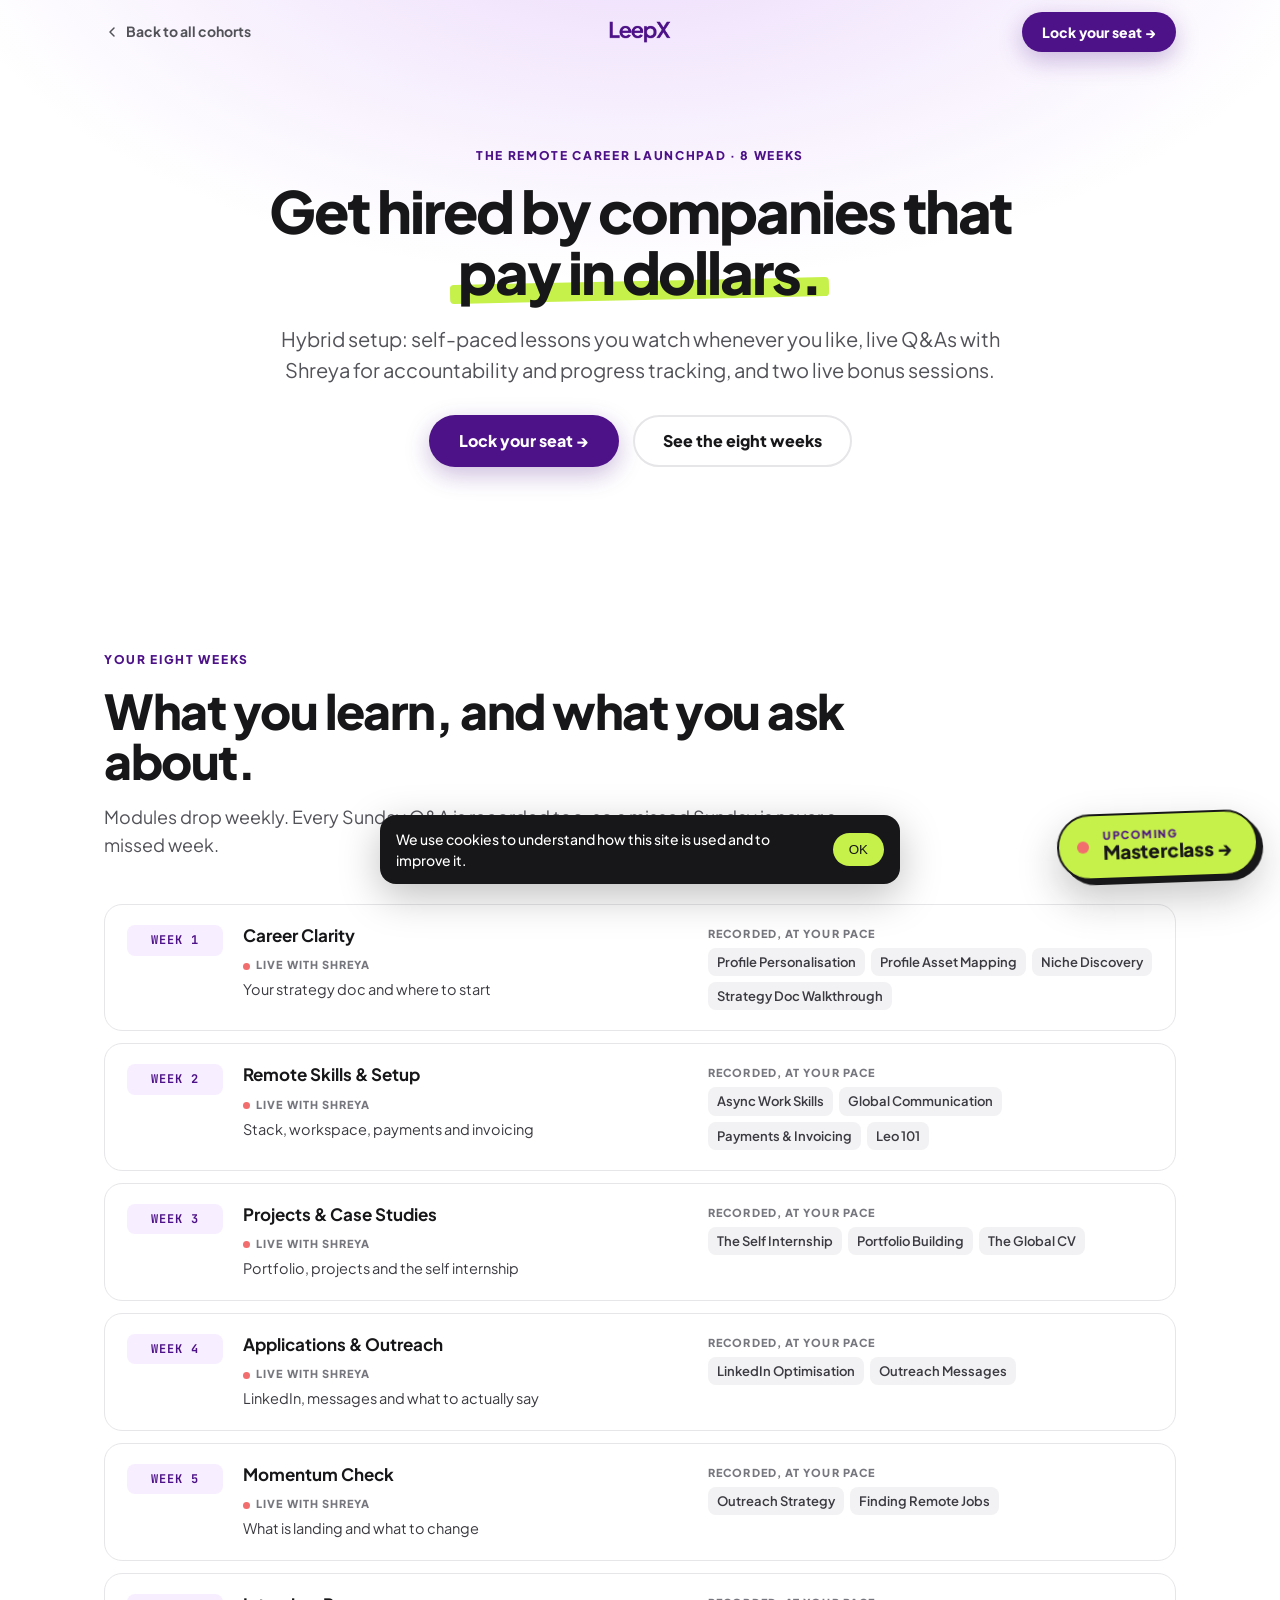
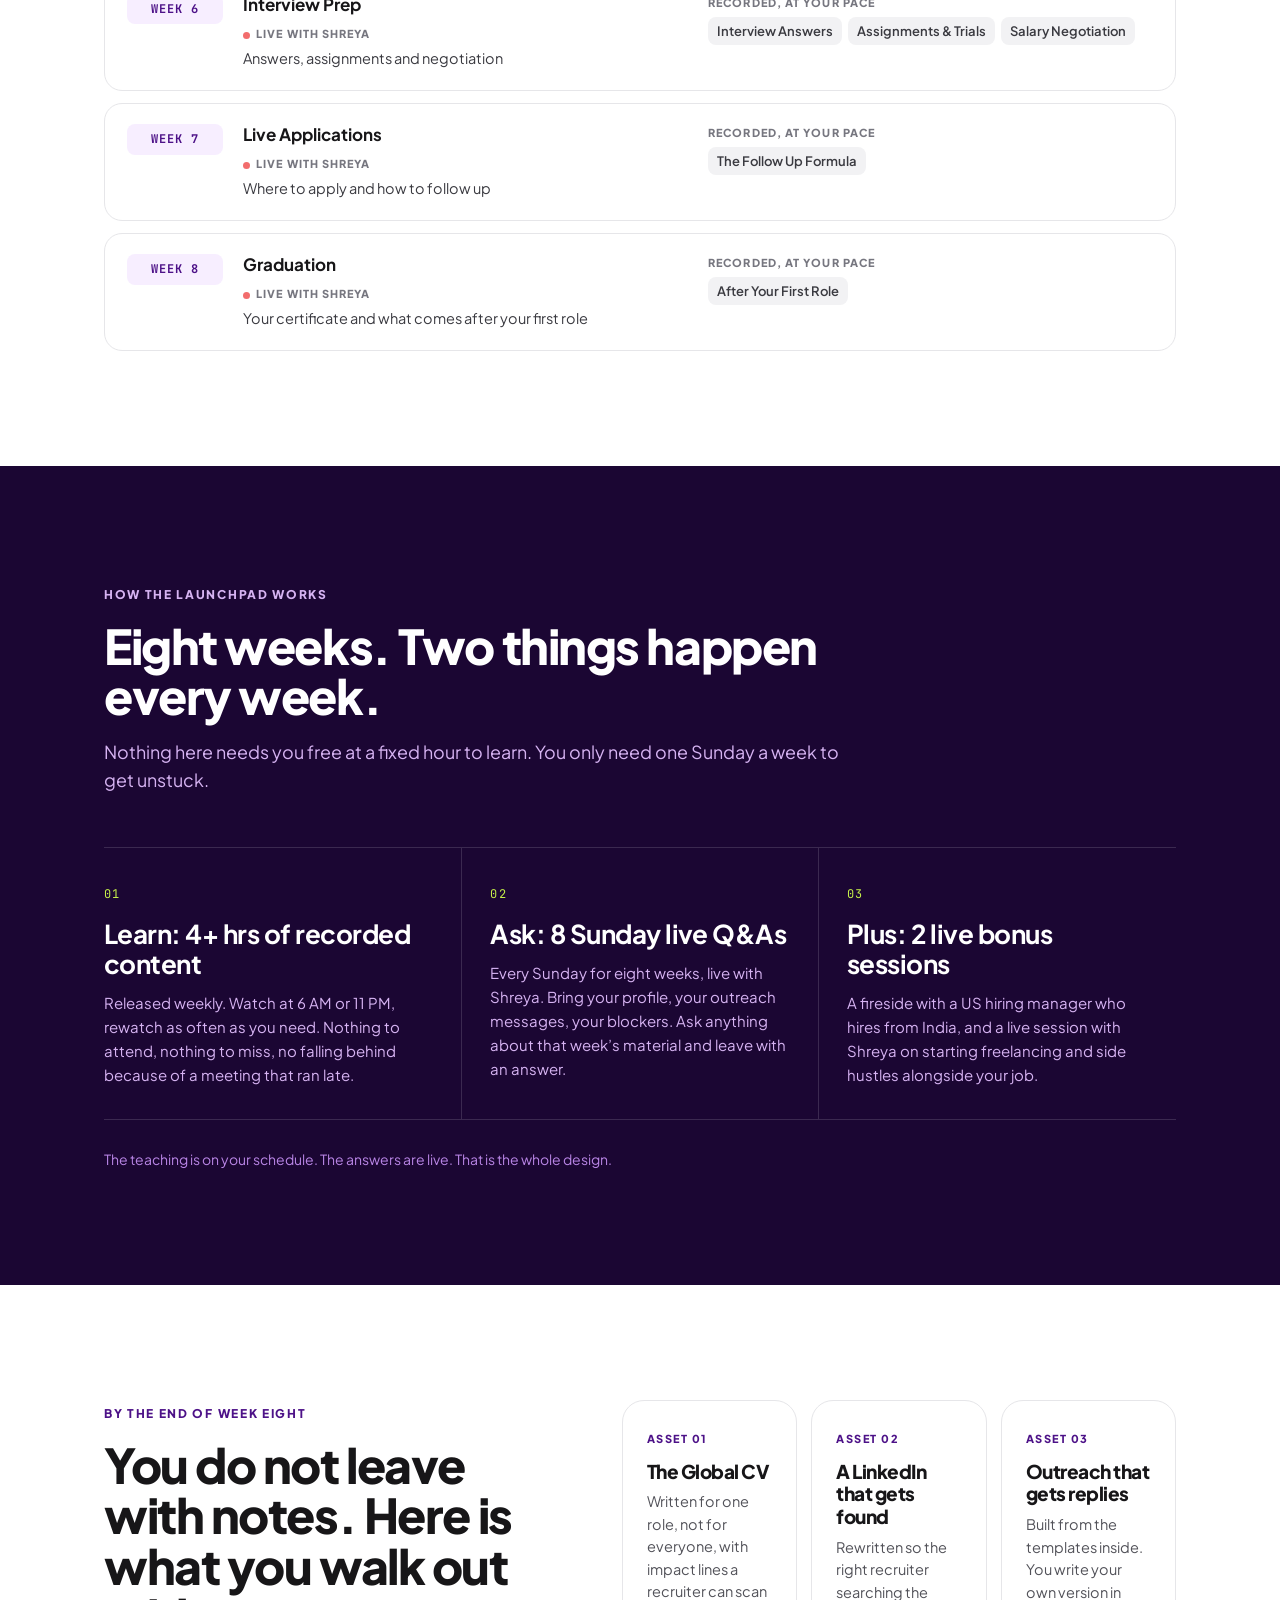
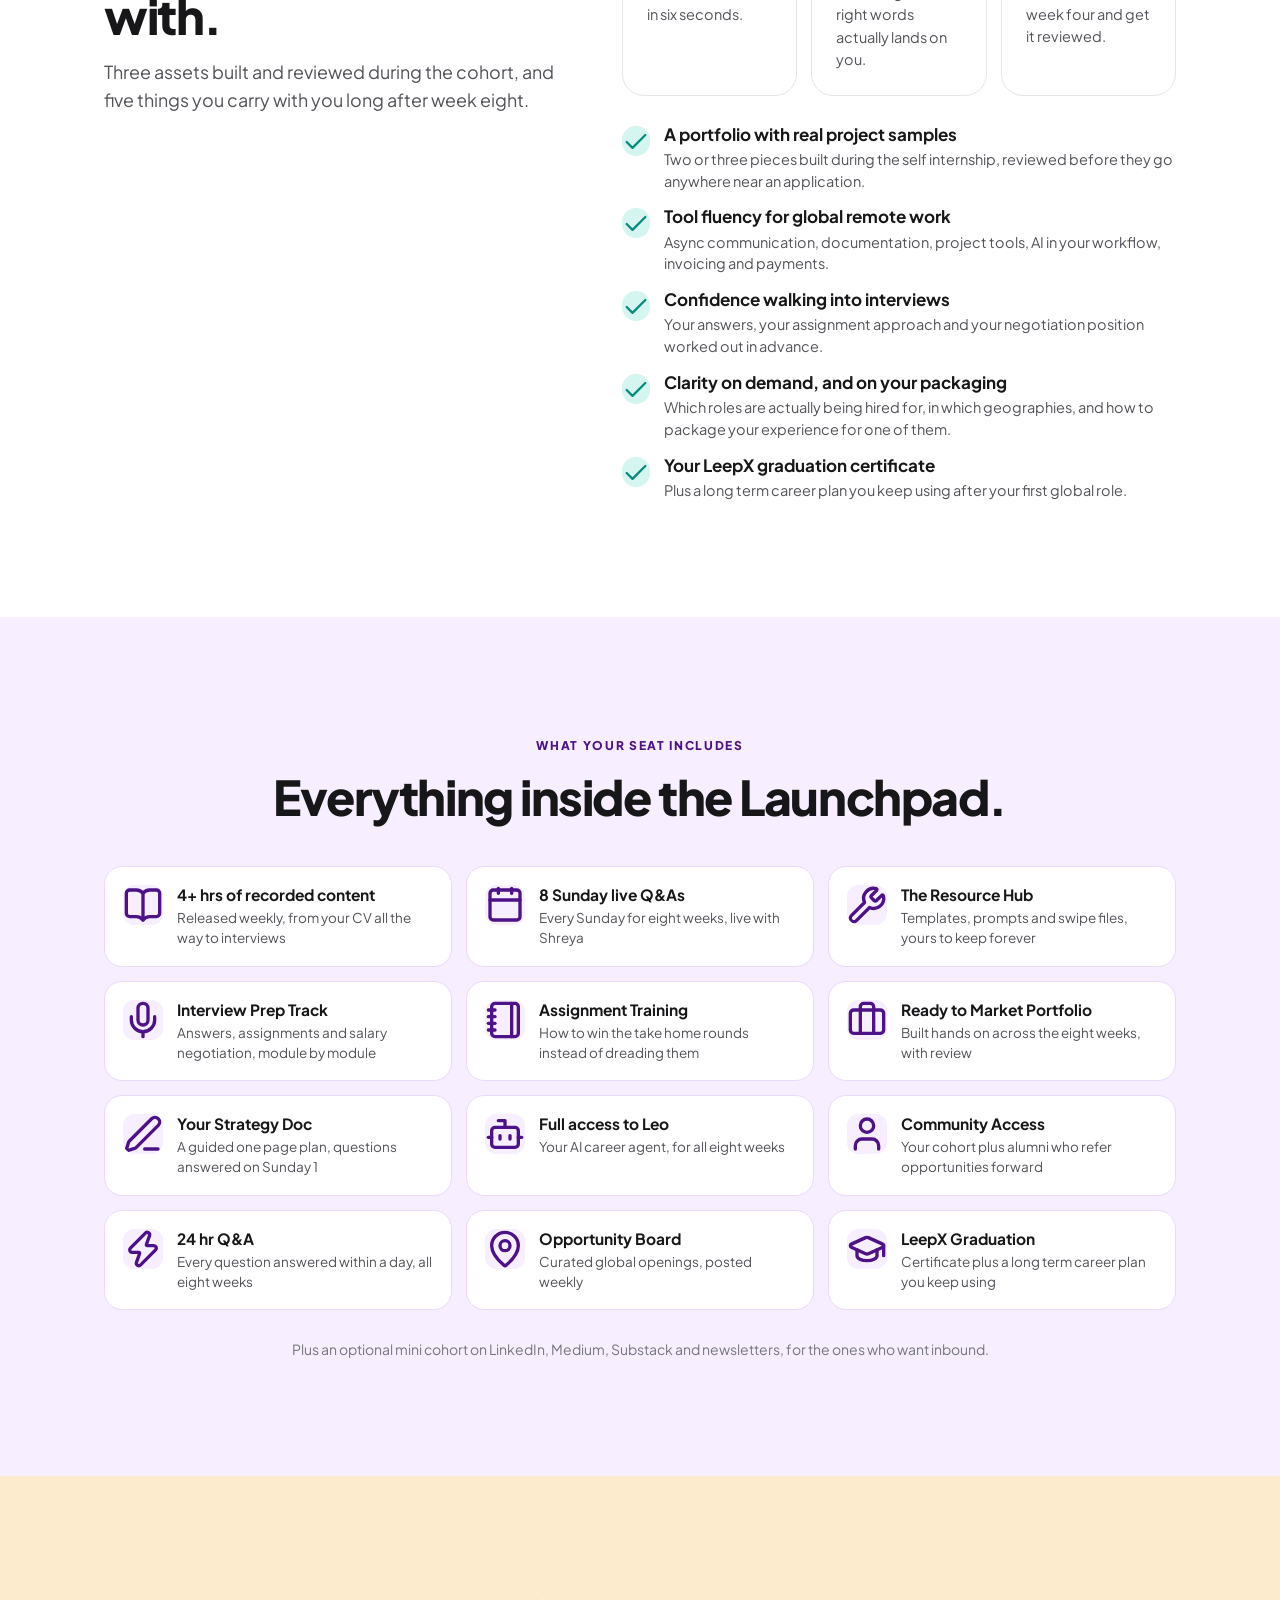
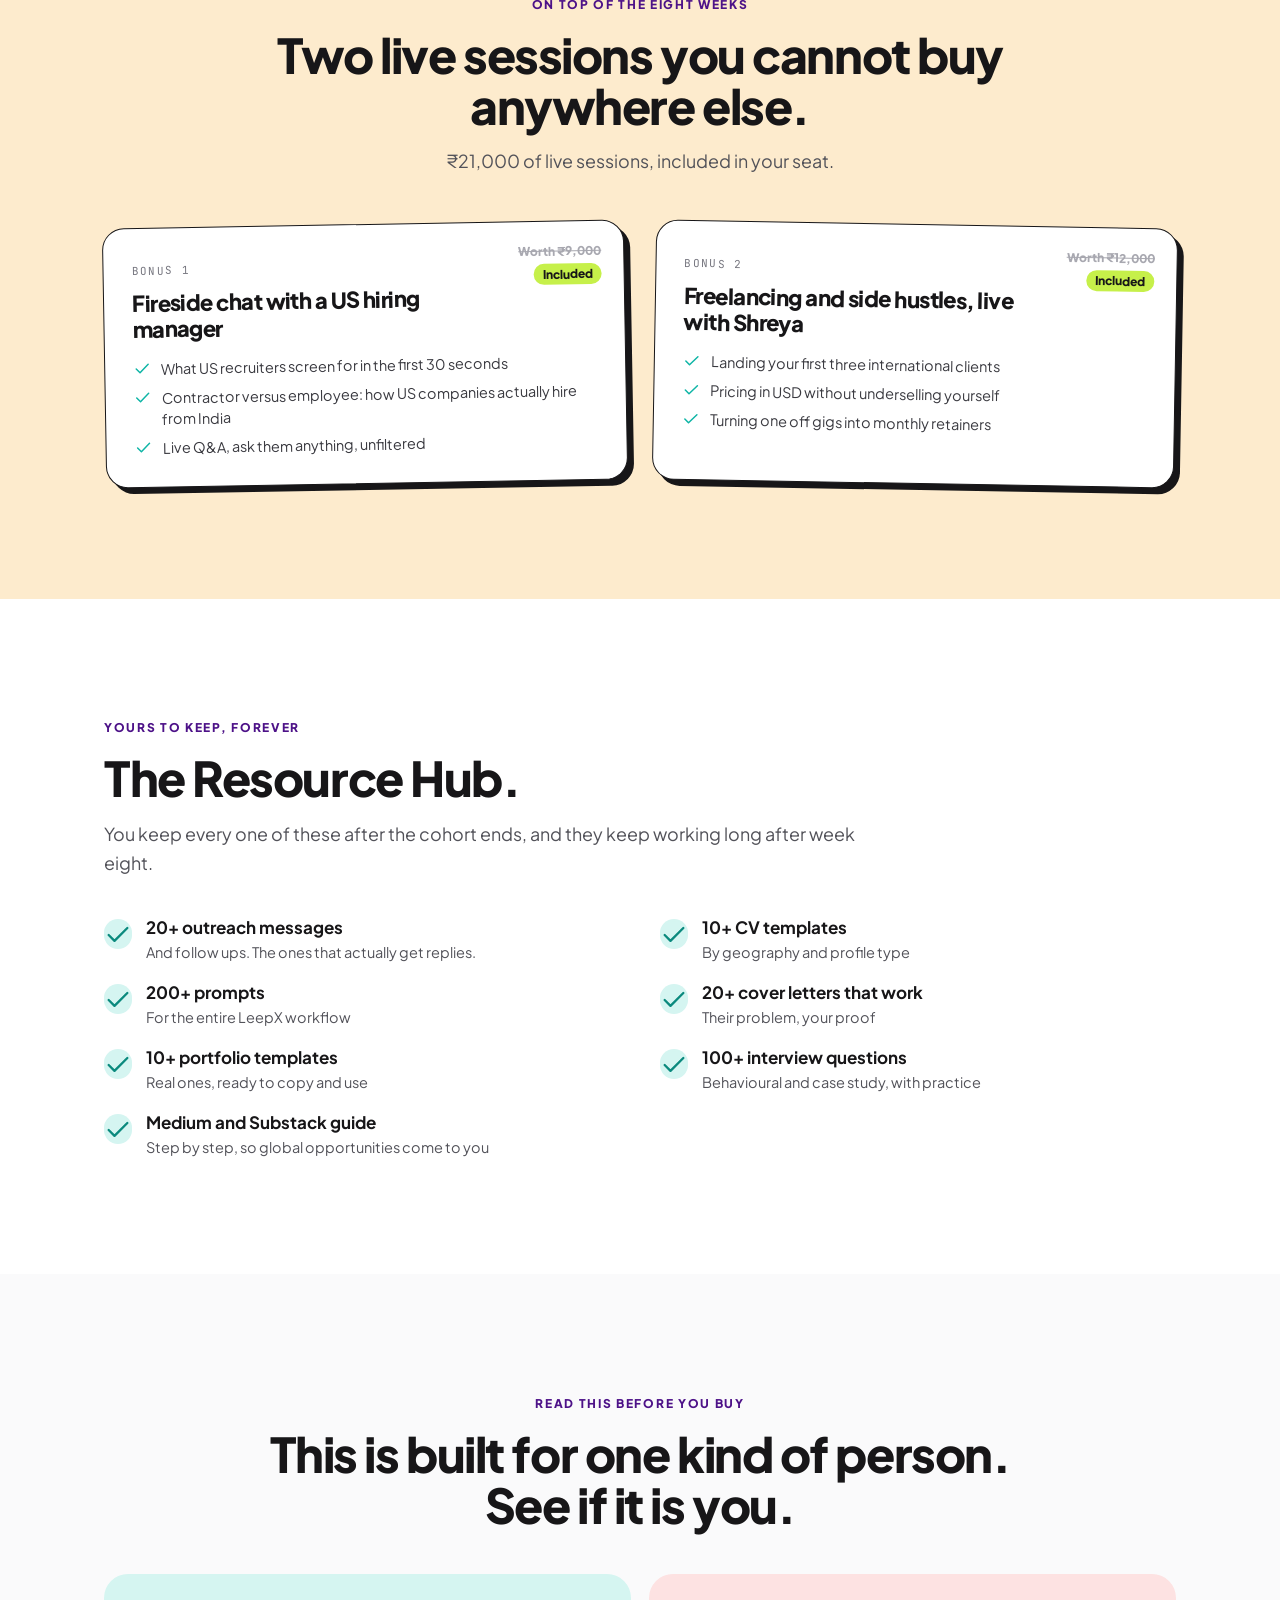
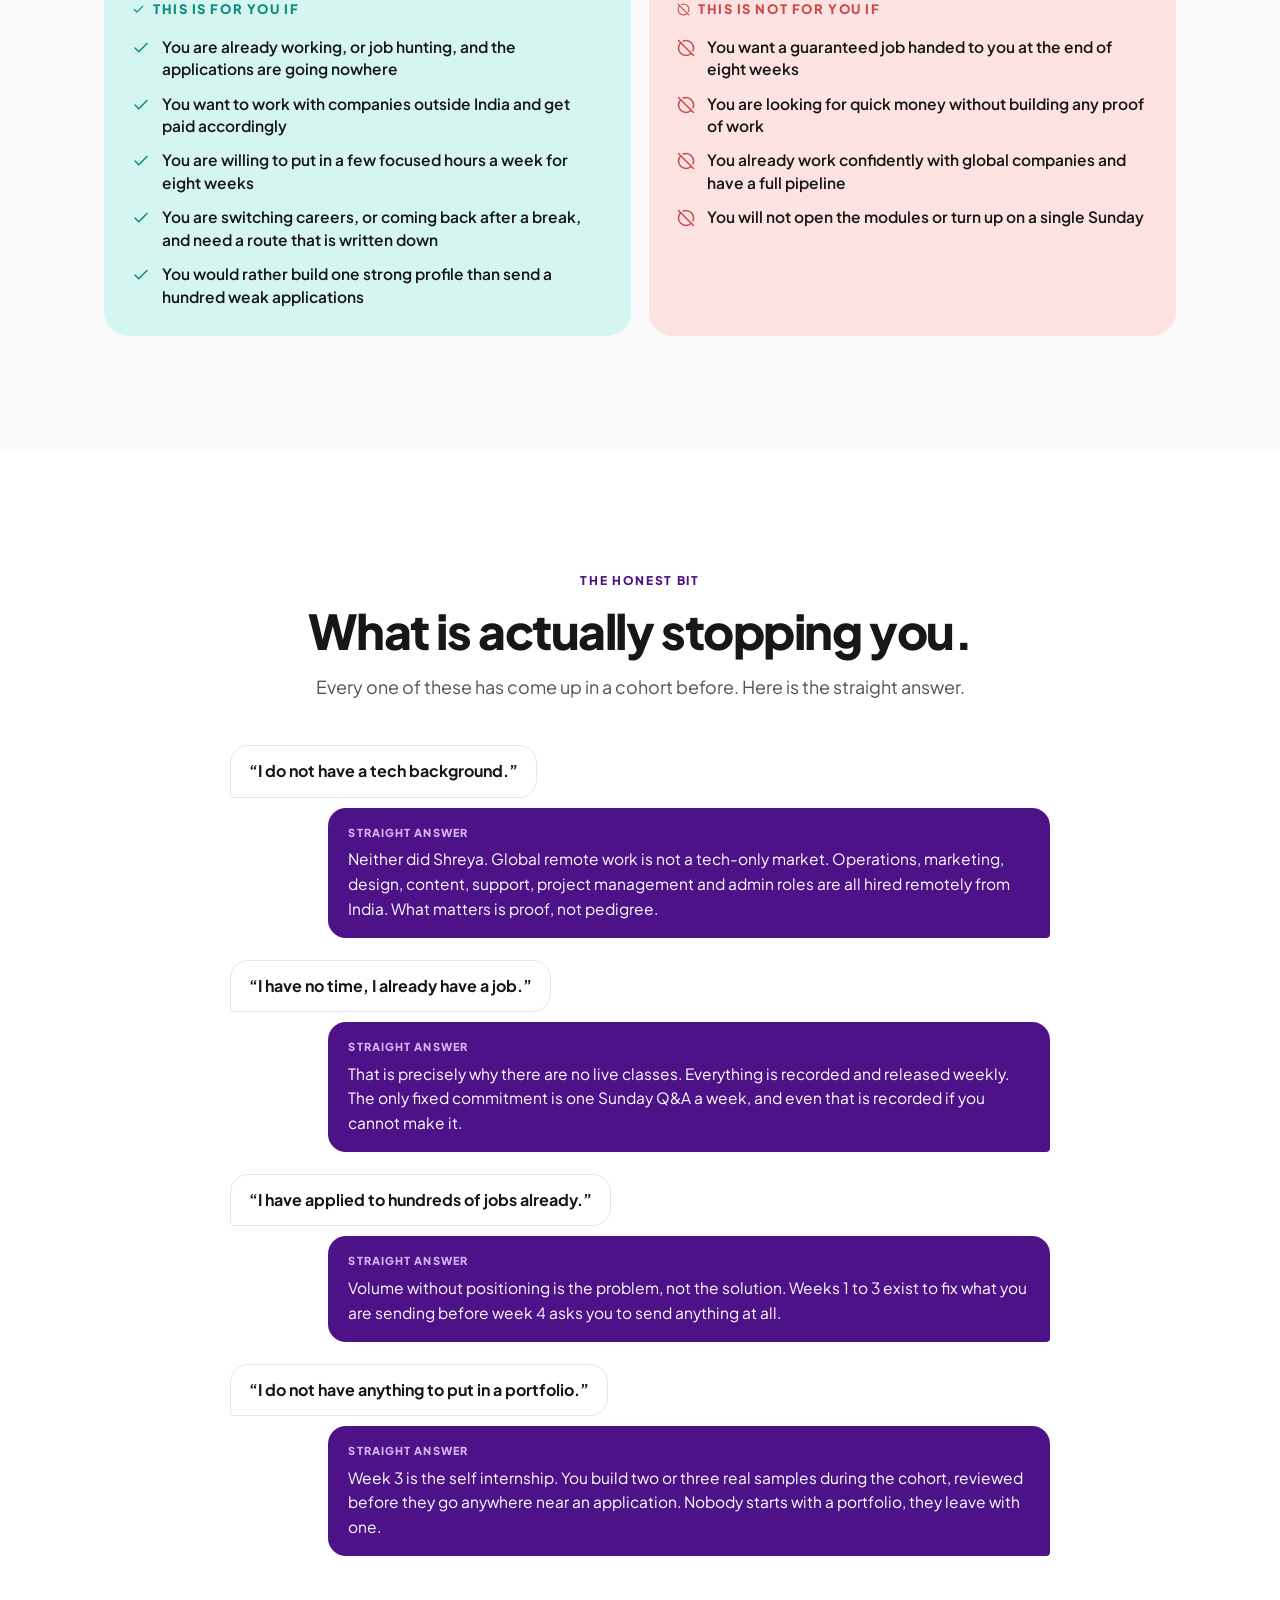
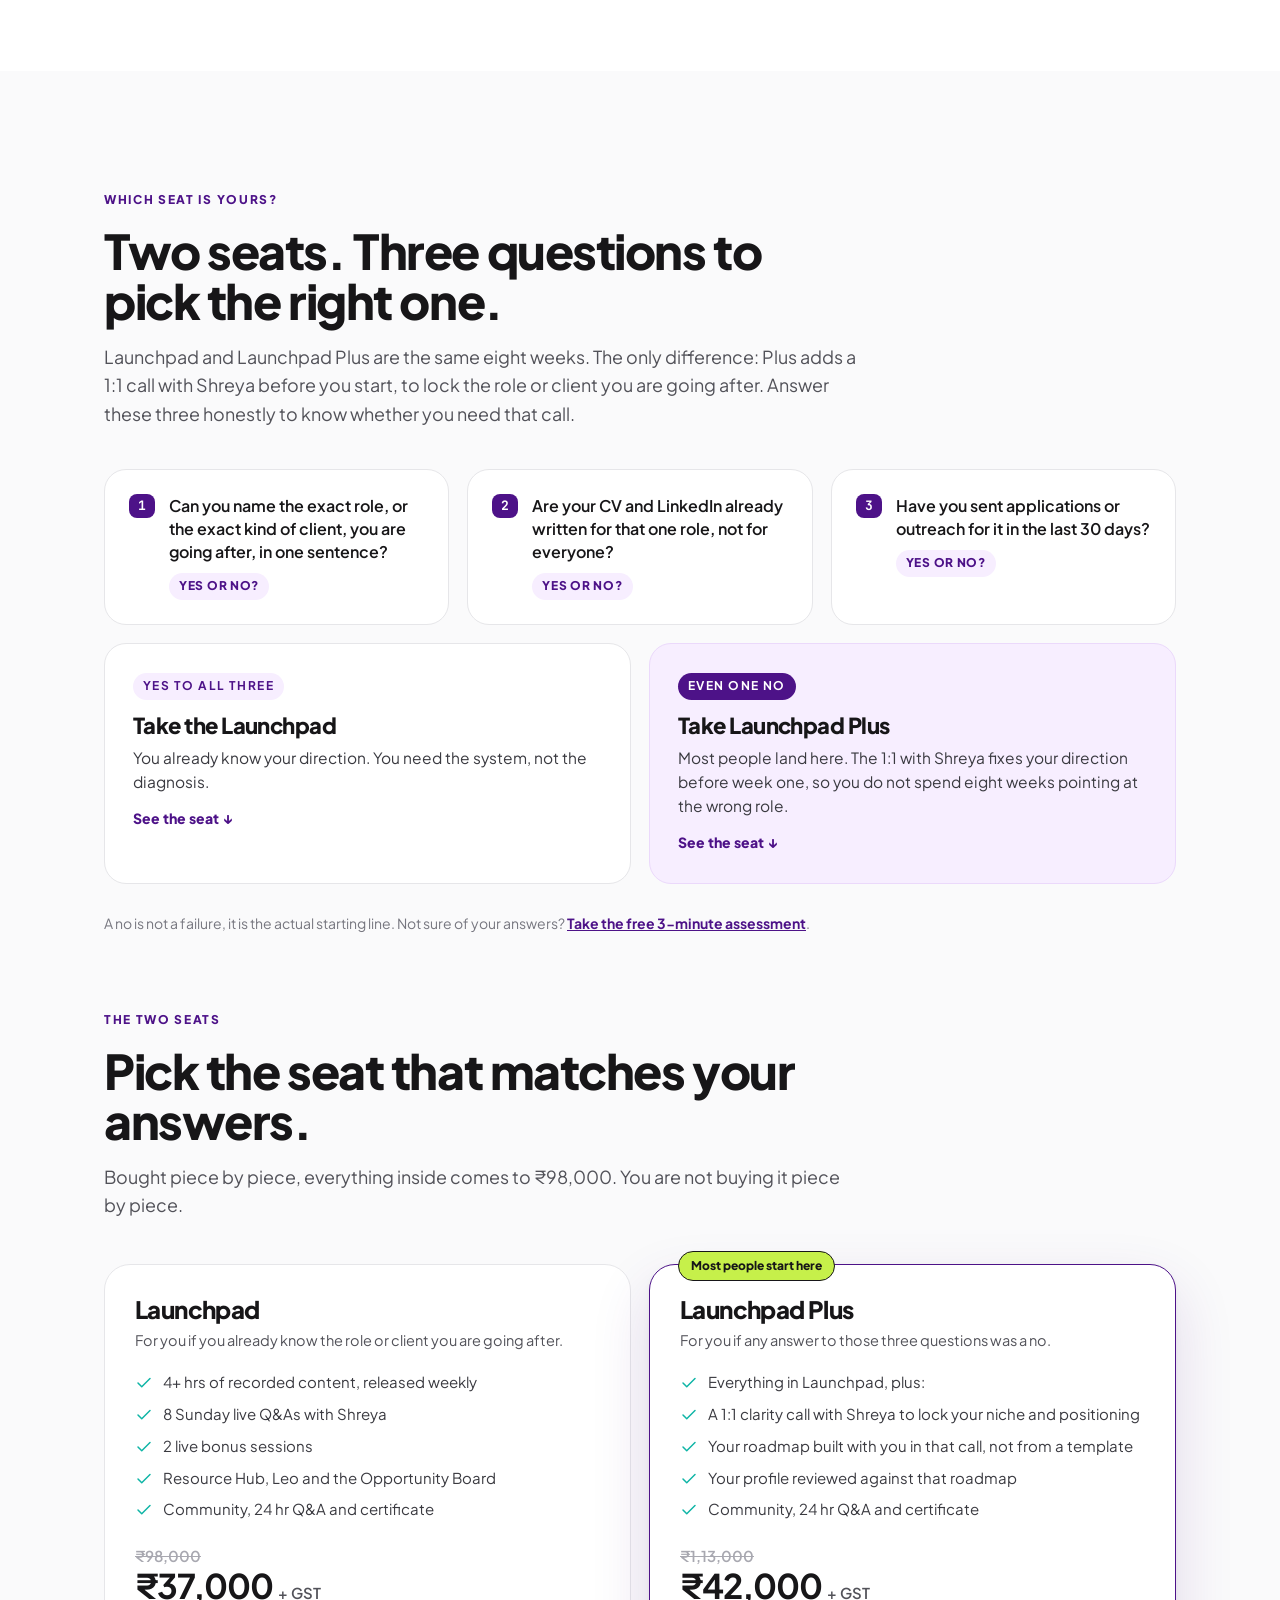
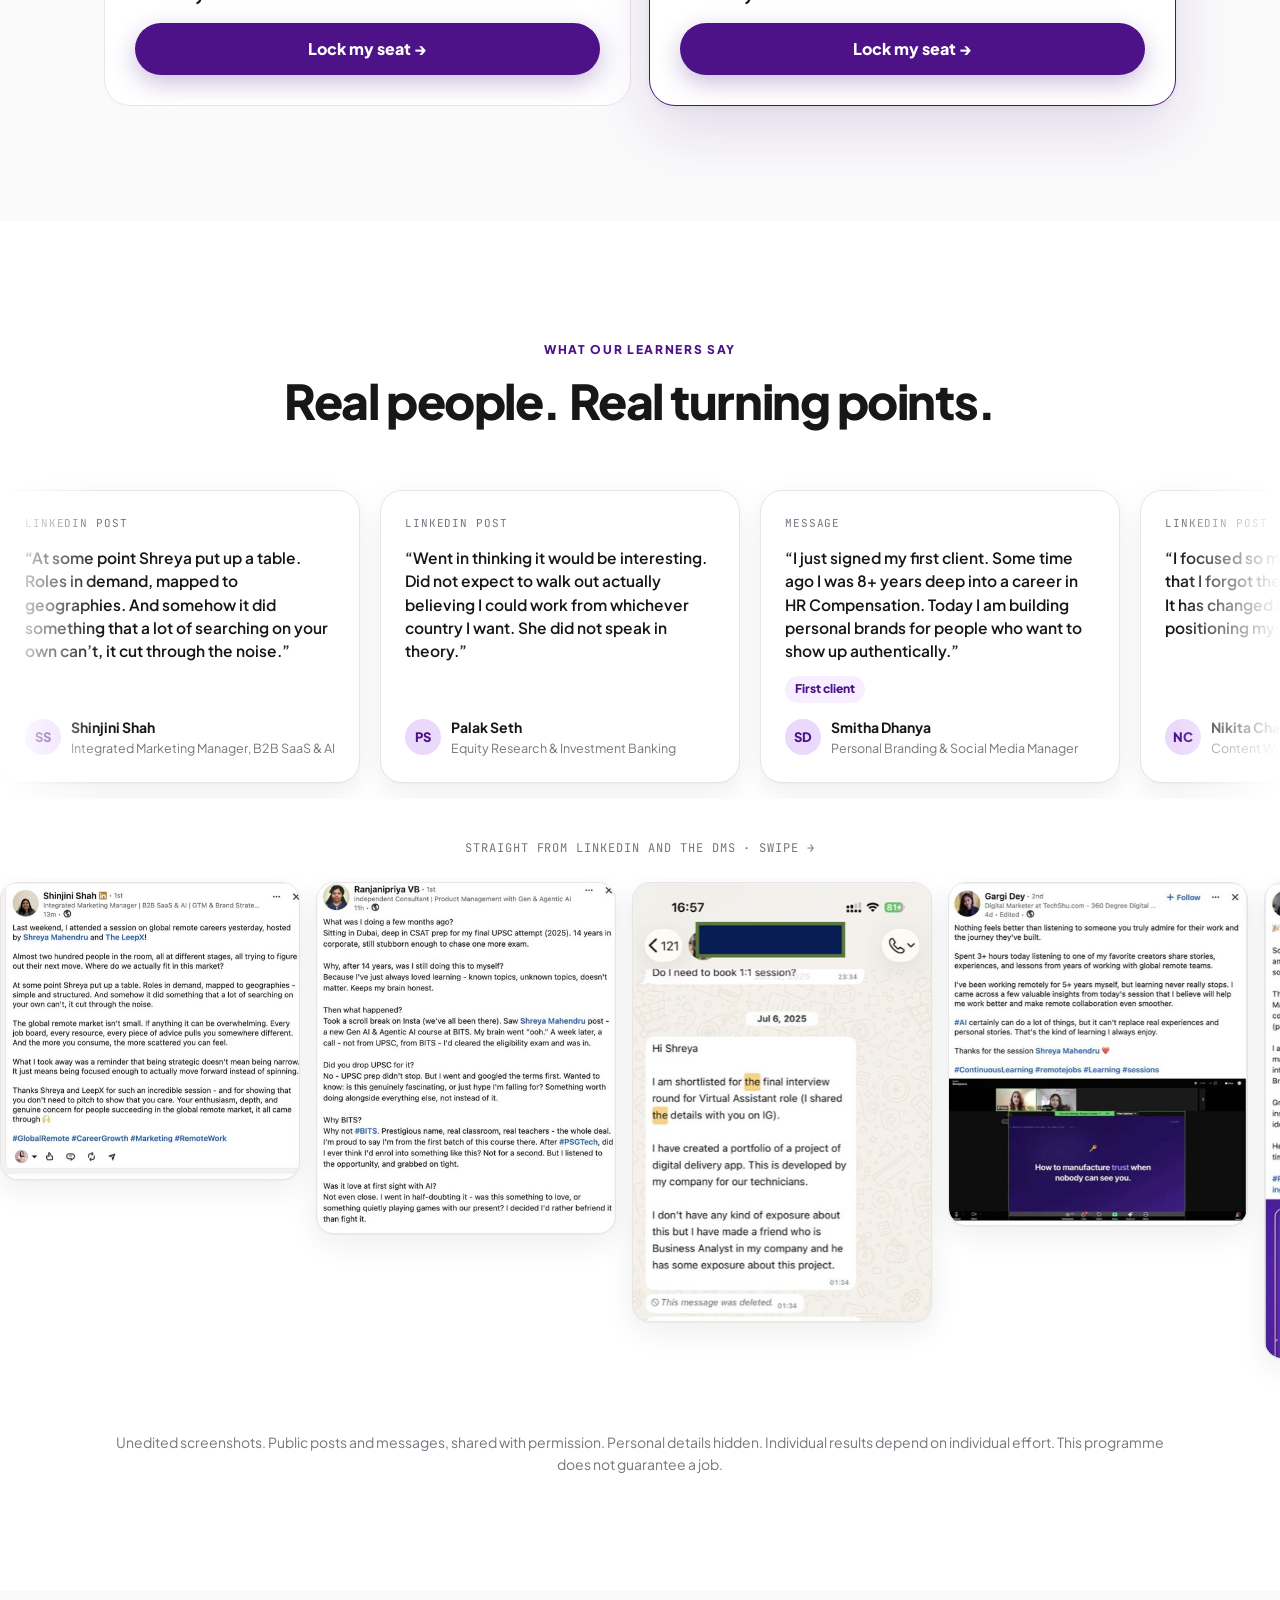
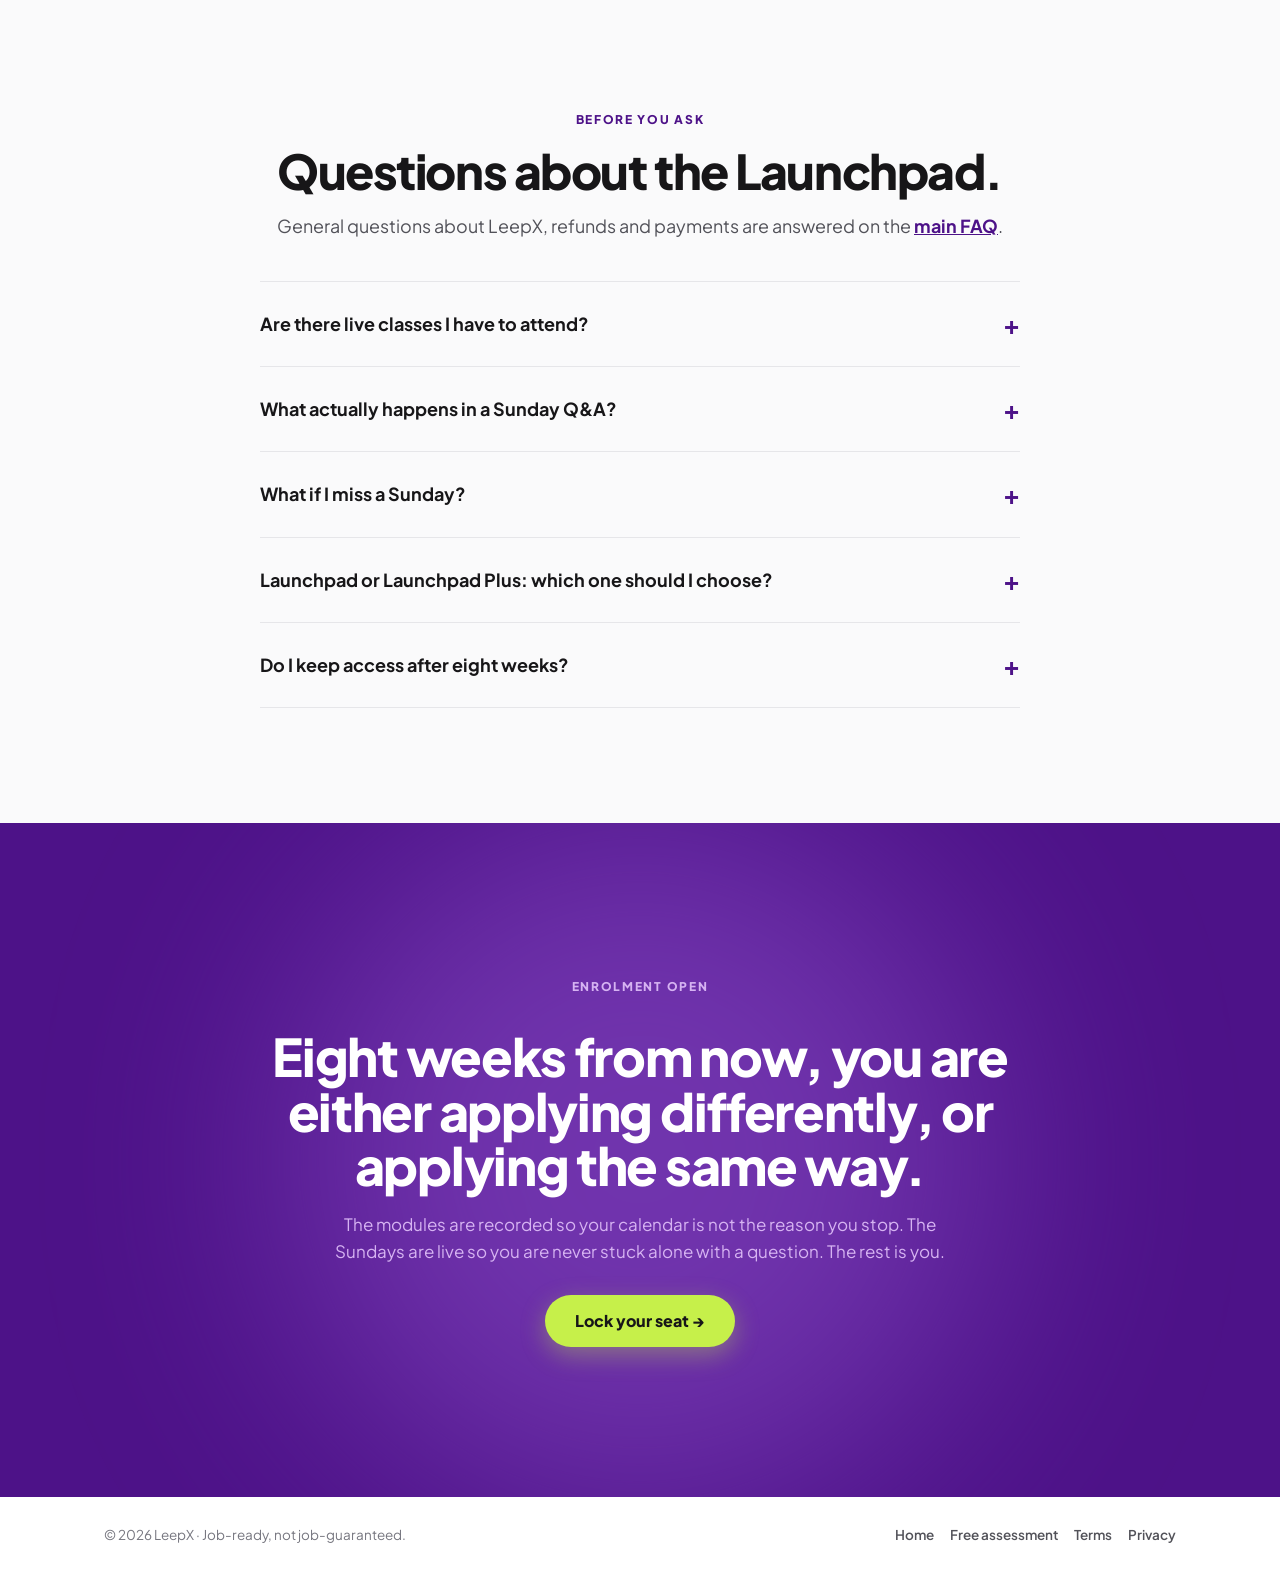
<file: site/remote-launchpad.html>
<!DOCTYPE html>
<html lang="en">
<head>
<meta charset="UTF-8" />
<meta name="viewport" content="width=device-width, initial-scale=1.0" />
<title>Remote Launchpad · 8 weeks to a global remote career · LeepX</title>
<meta name="description" content="Eight weeks, recorded lessons plus a live Q&amp;A with Shreya every Sunday. Build a global CV, a LinkedIn that gets found and outreach that gets replies." />
<meta property="og:title" content="Remote Launchpad · 8 weeks to a global remote career · LeepX" />
<meta property="og:description" content="Eight weeks, recorded lessons plus a live Q&amp;A with Shreya every Sunday. Build a global CV, a LinkedIn that gets found and outreach that gets replies." />
<meta property="og:image" content="https://theleepx.com/assets/hero-poster.jpg" />
<link rel="icon" href="favicon.ico" sizes="any" />
<link rel="icon" type="image/png" sizes="32x32" href="assets/favicon-32.png" />
<link rel="icon" type="image/png" sizes="192x192" href="assets/favicon-192.png" />
<link rel="apple-touch-icon" href="assets/apple-touch-icon.png" />
<link rel="preconnect" href="https://fonts.googleapis.com" /><link rel="preconnect" href="https://fonts.gstatic.com" crossorigin />
<link href="https://fonts.googleapis.com/css2?family=Plus+Jakarta+Sans:wght@400;500;600;700;800&family=JetBrains+Mono:wght@500;700&display=swap" rel="stylesheet" />
<link rel="stylesheet" href="css/leepx.css" />
<link rel="stylesheet" href="css/course.css" />
</head>
<body data-page="launchpad">
<header class="ctop">
  <div class="in">
    <a class="back" href="./#outcomes"><svg width="16" height="16" viewBox="0 0 24 24" fill="none" stroke="currentColor" stroke-width="2.2" stroke-linecap="round" stroke-linejoin="round" aria-hidden="true"><path d="m15 18-6-6 6-6"/></svg><span>Back to all cohorts</span></a>
    <a class="logo" href="./" aria-label="LeepX home"><img src="assets/logo-primary.png" alt="LeepX" /></a>
    <a class="btn btn-primary btn-sm nav-enrol" href="#seats">Lock your seat →</a>
  </div>
</header>


<section class="chero compact" id="top">
  <div class="wrap">
    <span class="eyebrow">The Remote Career Launchpad · 8 weeks</span>
    <h1>Get hired by companies that <span class="hl">pay in dollars.</span></h1>
    <p class="lead">Hybrid setup: self-paced lessons you watch whenever you like, live Q&amp;As with Shreya for accountability and progress tracking, and two live bonus sessions.</p>
    <div class="acts"><a class="btn btn-primary" href="#seats">Lock your seat →</a><a class="btn btn-ghost" href="#schedule">See the eight weeks</a></div>
  </div>
</section>

<section class="sec" id="schedule">
  <div class="wrap">
    <div class="head"><span class="eyebrow">Your eight weeks</span><h2>What you learn, and what you ask about.</h2><p>Modules drop weekly. Every Sunday Q&amp;A is recorded too, so a missed Sunday is never a missed week.</p></div>
    <div class="weeks"><div class="wk reveal"><span class="n">WEEK 1</span><div><b>Career Clarity</b><div style="margin-top:10px"><div class="l live">Live with Shreya</div><p>Your strategy doc and where to start</p></div></div><div><div class="l">Recorded, at your pace</div><ul><li>Profile Personalisation</li><li>Profile Asset Mapping</li><li>Niche Discovery</li><li>Strategy Doc Walkthrough</li></ul></div></div><div class="wk reveal"><span class="n">WEEK 2</span><div><b>Remote Skills &amp; Setup</b><div style="margin-top:10px"><div class="l live">Live with Shreya</div><p>Stack, workspace, payments and invoicing</p></div></div><div><div class="l">Recorded, at your pace</div><ul><li>Async Work Skills</li><li>Global Communication</li><li>Payments &amp; Invoicing</li><li>Leo 101</li></ul></div></div><div class="wk reveal"><span class="n">WEEK 3</span><div><b>Projects &amp; Case Studies</b><div style="margin-top:10px"><div class="l live">Live with Shreya</div><p>Portfolio, projects and the self internship</p></div></div><div><div class="l">Recorded, at your pace</div><ul><li>The Self Internship</li><li>Portfolio Building</li><li>The Global CV</li></ul></div></div><div class="wk reveal"><span class="n">WEEK 4</span><div><b>Applications &amp; Outreach</b><div style="margin-top:10px"><div class="l live">Live with Shreya</div><p>LinkedIn, messages and what to actually say</p></div></div><div><div class="l">Recorded, at your pace</div><ul><li>LinkedIn Optimisation</li><li>Outreach Messages</li></ul></div></div><div class="wk reveal"><span class="n">WEEK 5</span><div><b>Momentum Check</b><div style="margin-top:10px"><div class="l live">Live with Shreya</div><p>What is landing and what to change</p></div></div><div><div class="l">Recorded, at your pace</div><ul><li>Outreach Strategy</li><li>Finding Remote Jobs</li></ul></div></div><div class="wk reveal"><span class="n">WEEK 6</span><div><b>Interview Prep</b><div style="margin-top:10px"><div class="l live">Live with Shreya</div><p>Answers, assignments and negotiation</p></div></div><div><div class="l">Recorded, at your pace</div><ul><li>Interview Answers</li><li>Assignments &amp; Trials</li><li>Salary Negotiation</li></ul></div></div><div class="wk reveal"><span class="n">WEEK 7</span><div><b>Live Applications</b><div style="margin-top:10px"><div class="l live">Live with Shreya</div><p>Where to apply and how to follow up</p></div></div><div><div class="l">Recorded, at your pace</div><ul><li>The Follow Up Formula</li></ul></div></div><div class="wk reveal"><span class="n">WEEK 8</span><div><b>Graduation</b><div style="margin-top:10px"><div class="l live">Live with Shreya</div><p>Your certificate and what comes after your first role</p></div></div><div><div class="l">Recorded, at your pace</div><ul><li>After Your First Role</li></ul></div></div></div>
  </div>
</section>

<section class="sec dark" id="how">
  <div class="wrap">
    <div class="head"><span class="eyebrow light">How the Launchpad works</span><h2>Eight weeks. Two things happen every week.</h2><p>Nothing here needs you free at a fixed hour to learn. You only need one Sunday a week to get unstuck.</p></div>
    <div class="steps"><div class="step reveal"><span class="num">01</span><b>Learn: 4+ hrs of recorded content</b><p>Released weekly. Watch at 6 AM or 11 PM, rewatch as often as you need. Nothing to attend, nothing to miss, no falling behind because of a meeting that ran late.</p></div><div class="step reveal"><span class="num">02</span><b>Ask: 8 Sunday live Q&amp;As</b><p>Every Sunday for eight weeks, live with Shreya. Bring your profile, your outreach messages, your blockers. Ask anything about that week’s material and leave with an answer.</p></div><div class="step reveal"><span class="num">03</span><b>Plus: 2 live bonus sessions</b><p>A fireside with a US hiring manager who hires from India, and a live session with Shreya on starting freelancing and side hustles alongside your job.</p></div></div>
    <p class="note">The teaching is on your schedule. The answers are live. That is the whole design.</p>
  </div>
</section>

<section class="sec" id="outcome">
  <div class="wrap split">
    <div class="head"><span class="eyebrow">By the end of week eight</span><h2>You do not leave with notes. Here is what you walk out with.</h2><p>Three assets built and reviewed during the cohort, and five things you carry with you long after week eight.</p></div>
    <div>
      <div class="assets">
        <div class="card reveal"><span class="eyebrow num-tag">Asset 01</span><h3>The Global CV</h3><p>Written for one role, not for everyone, with impact lines a recruiter can scan in six seconds.</p></div>
        <div class="card reveal"><span class="eyebrow num-tag">Asset 02</span><h3>A LinkedIn that gets found</h3><p>Rewritten so the right recruiter searching the right words actually lands on you.</p></div>
        <div class="card reveal"><span class="eyebrow num-tag">Asset 03</span><h3>Outreach that gets replies</h3><p>Built from the templates inside. You write your own version in week four and get it reviewed.</p></div>
      </div>
      <ul class="ticks"><li><i class="ic" data-ic="check"></i><div><b>A portfolio with real project samples</b><p>Two or three pieces built during the self internship, reviewed before they go anywhere near an application.</p></div></li><li><i class="ic" data-ic="check"></i><div><b>Tool fluency for global remote work</b><p>Async communication, documentation, project tools, AI in your workflow, invoicing and payments.</p></div></li><li><i class="ic" data-ic="check"></i><div><b>Confidence walking into interviews</b><p>Your answers, your assignment approach and your negotiation position worked out in advance.</p></div></li><li><i class="ic" data-ic="check"></i><div><b>Clarity on demand, and on your packaging</b><p>Which roles are actually being hired for, in which geographies, and how to package your experience for one of them.</p></div></li><li><i class="ic" data-ic="check"></i><div><b>Your LeepX graduation certificate</b><p>Plus a long term career plan you keep using after your first global role.</p></div></li></ul>
    </div>
  </div>
</section>

<section class="sec lilac" id="inside">
  <div class="wrap">
    <div class="head c"><span class="eyebrow">What your seat includes</span><h2>Everything inside the Launchpad.</h2></div>
    <div class="inc reveal"><div><i class="ic" data-ic="book-open"></i><div><b>4+ hrs of recorded content</b><small>Released weekly, from your CV all the way to interviews</small></div></div><div><i class="ic" data-ic="calendar"></i><div><b>8 Sunday live Q&amp;As</b><small>Every Sunday for eight weeks, live with Shreya</small></div></div><div><i class="ic" data-ic="wrench"></i><div><b>The Resource Hub</b><small>Templates, prompts and swipe files, yours to keep forever</small></div></div><div><i class="ic" data-ic="mic"></i><div><b>Interview Prep Track</b><small>Answers, assignments and salary negotiation, module by module</small></div></div><div><i class="ic" data-ic="notebook"></i><div><b>Assignment Training</b><small>How to win the take home rounds instead of dreading them</small></div></div><div><i class="ic" data-ic="briefcase"></i><div><b>Ready to Market Portfolio</b><small>Built hands on across the eight weeks, with review</small></div></div><div><i class="ic" data-ic="pen-line"></i><div><b>Your Strategy Doc</b><small>A guided one page plan, questions answered on Sunday 1</small></div></div><div><i class="ic" data-ic="bot"></i><div><b>Full access to Leo</b><small>Your AI career agent, for all eight weeks</small></div></div><div><i class="ic" data-ic="user"></i><div><b>Community Access</b><small>Your cohort plus alumni who refer opportunities forward</small></div></div><div><i class="ic" data-ic="zap"></i><div><b>24 hr Q&amp;A</b><small>Every question answered within a day, all eight weeks</small></div></div><div><i class="ic" data-ic="map-pin"></i><div><b>Opportunity Board</b><small>Curated global openings, posted weekly</small></div></div><div><i class="ic" data-ic="graduation-cap"></i><div><b>LeepX Graduation</b><small>Certificate plus a long term career plan you keep using</small></div></div></div>
    <p class="note center">Plus an optional mini cohort on LinkedIn, Medium, Substack and newsletters, for the ones who want inbound.</p>
  </div>
</section>

<section class="sec warm" id="bonus">
  <div class="wrap">
    <div class="head c"><span class="eyebrow">On top of the eight weeks</span><h2>Two live sessions you cannot buy anywhere else.</h2><p>₹21,000 of live sessions, included in your seat.</p></div>
    <div class="tickets">
      <div class="ticket reveal"><span class="tag">Bonus 1</span><h3>Fireside chat with a US hiring manager</h3><span class="worth"><s>Worth ₹9,000</s><em>Included</em></span><ul><li><i class="ic" data-ic="check"></i><span>What US recruiters screen for in the first 30 seconds</span></li><li><i class="ic" data-ic="check"></i><span>Contractor versus employee: how US companies actually hire from India</span></li><li><i class="ic" data-ic="check"></i><span>Live Q&amp;A, ask them anything, unfiltered</span></li></ul></div>
      <div class="ticket reveal"><span class="tag">Bonus 2</span><h3>Freelancing and side hustles, live with Shreya</h3><span class="worth"><s>Worth ₹12,000</s><em>Included</em></span><ul><li><i class="ic" data-ic="check"></i><span>Landing your first three international clients</span></li><li><i class="ic" data-ic="check"></i><span>Pricing in USD without underselling yourself</span></li><li><i class="ic" data-ic="check"></i><span>Turning one off gigs into monthly retainers</span></li></ul></div>
    </div>
  </div>
</section>

<section class="sec" id="hub">
  <div class="wrap">
    <div class="head"><span class="eyebrow">Yours to keep, forever</span><h2>The Resource Hub.</h2><p>You keep every one of these after the cohort ends, and they keep working long after week eight.</p></div>
    <ul class="ticks two reveal"><li><i class="ic" data-ic="check"></i><div><b>20+ outreach messages</b><p>And follow ups. The ones that actually get replies.</p></div></li><li><i class="ic" data-ic="check"></i><div><b>10+ CV templates</b><p>By geography and profile type</p></div></li><li><i class="ic" data-ic="check"></i><div><b>200+ prompts</b><p>For the entire LeepX workflow</p></div></li><li><i class="ic" data-ic="check"></i><div><b>20+ cover letters that work</b><p>Their problem, your proof</p></div></li><li><i class="ic" data-ic="check"></i><div><b>10+ portfolio templates</b><p>Real ones, ready to copy and use</p></div></li><li><i class="ic" data-ic="check"></i><div><b>100+ interview questions</b><p>Behavioural and case study, with practice</p></div></li><li><i class="ic" data-ic="check"></i><div><b>Medium and Substack guide</b><p>Step by step, so global opportunities come to you</p></div></li></ul>
  </div>
</section>

<section class="sec soft" id="fit">
  <div class="wrap">
    <div class="head c"><span class="eyebrow">Read this before you buy</span><h2>This is built for one kind of person. See if it is you.</h2></div>
    <div class="fornot">
      <div class="fn yes reveal"><h3><i class="ic" data-ic="check"></i> This is for you if</h3><ul><li><i class="ic" data-ic="check"></i><span>You are already working, or job hunting, and the applications are going nowhere</span></li><li><i class="ic" data-ic="check"></i><span>You want to work with companies outside India and get paid accordingly</span></li><li><i class="ic" data-ic="check"></i><span>You are willing to put in a few focused hours a week for eight weeks</span></li><li><i class="ic" data-ic="check"></i><span>You are switching careers, or coming back after a break, and need a route that is written down</span></li><li><i class="ic" data-ic="check"></i><span>You would rather build one strong profile than send a hundred weak applications</span></li></ul></div>
      <div class="fn no reveal"><h3><i class="ic" data-ic="circle-off"></i> This is not for you if</h3><ul><li><i class="ic" data-ic="circle-off"></i><span>You want a guaranteed job handed to you at the end of eight weeks</span></li><li><i class="ic" data-ic="circle-off"></i><span>You are looking for quick money without building any proof of work</span></li><li><i class="ic" data-ic="circle-off"></i><span>You already work confidently with global companies and have a full pipeline</span></li><li><i class="ic" data-ic="circle-off"></i><span>You will not open the modules or turn up on a single Sunday</span></li></ul></div>
    </div>
  </div>
</section>

<section class="sec" id="honest">
  <div class="wrap">
    <div class="head c"><span class="eyebrow">The honest bit</span><h2>What is actually stopping you.</h2><p>Every one of these has come up in a cohort before. Here is the straight answer.</p></div>
    <div class="thread"><div class="qa reveal"><div class="ask">I do not have a tech background.</div><div class="ans"><small>Straight answer</small>Neither did Shreya. Global remote work is not a tech-only market. Operations, marketing, design, content, support, project management and admin roles are all hired remotely from India. What matters is proof, not pedigree.</div></div><div class="qa reveal"><div class="ask">I have no time, I already have a job.</div><div class="ans"><small>Straight answer</small>That is precisely why there are no live classes. Everything is recorded and released weekly. The only fixed commitment is one Sunday Q&amp;A a week, and even that is recorded if you cannot make it.</div></div><div class="qa reveal"><div class="ask">I have applied to hundreds of jobs already.</div><div class="ans"><small>Straight answer</small>Volume without positioning is the problem, not the solution. Weeks 1 to 3 exist to fix what you are sending before week 4 asks you to send anything at all.</div></div><div class="qa reveal"><div class="ask">I do not have anything to put in a portfolio.</div><div class="ans"><small>Straight answer</small>Week 3 is the self internship. You build two or three real samples during the cohort, reviewed before they go anywhere near an application. Nobody starts with a portfolio, they leave with one.</div></div></div>
  </div>
</section>

<section class="sec soft" id="pricing">
  <div class="wrap">
    <div class="head"><span class="eyebrow">Which seat is yours?</span><h2>Two seats. Three questions to pick the right one.</h2><p>Launchpad and Launchpad Plus are the same eight weeks. The only difference: Plus adds a 1:1 call with Shreya before you start, to lock the role or client you are going after. Answer these three honestly to know whether you need that call.</p></div>
    <div class="qs">
      <div class="card reveal"><span class="num">1</span><div><p>Can you name the exact role, or the exact kind of client, you are going after, in one sentence?</p><span class="yn">Yes or no?</span></div></div>
      <div class="card reveal"><span class="num">2</span><div><p>Are your CV and LinkedIn already written for that one role, not for everyone?</p><span class="yn">Yes or no?</span></div></div>
      <div class="card reveal"><span class="num">3</span><div><p>Have you sent applications or outreach for it in the last 30 days?</p><span class="yn">Yes or no?</span></div></div>
    </div>
    <div class="verdict">
      <div class="card pick reveal"><b>Yes to all three</b><h3>Take the Launchpad</h3><p>You already know your direction. You need the system, not the diagnosis.</p><a href="#seats">See the seat ↓</a></div>
      <div class="card pick hot reveal"><b>Even one no</b><h3>Take Launchpad Plus</h3><p>Most people land here. The 1:1 with Shreya fixes your direction before week one, so you do not spend eight weeks pointing at the wrong role.</p><a href="#seats">See the seat ↓</a></div>
    </div>
    <p class="note">A no is not a failure, it is the actual starting line. Not sure of your answers? <a href="assess" style="color:var(--purple);font-weight:700">Take the free 3-minute assessment</a>.</p>

    <div class="head" style="margin-top:72px"><span class="eyebrow">The two seats</span><h2>Pick the seat that matches your answers.</h2><p>Bought piece by piece, everything inside comes to ₹98,000. You are not buying it piece by piece.</p></div>
    <div class="tiers" id="seats">
      <div class="tier reveal">
        <h3>Launchpad</h3><p class="for">For you if you already know the role or client you are going after.</p>
        <ul><li><i class="ic" data-ic="check"></i><span>4+ hrs of recorded content, released weekly</span></li><li><i class="ic" data-ic="check"></i><span>8 Sunday live Q&amp;As with Shreya</span></li><li><i class="ic" data-ic="check"></i><span>2 live bonus sessions</span></li><li><i class="ic" data-ic="check"></i><span>Resource Hub, Leo and the Opportunity Board</span></li><li><i class="ic" data-ic="check"></i><span>Community, 24 hr Q&amp;A and certificate</span></li></ul>
        <div class="price"><s>₹98,000</s><b>₹37,000 <small>+ GST</small></b></div>
        <a class="btn btn-primary" href="https://academy.theleepx.com/web/checkout/6a9aa91e3e4aa855e2067682?purchaseNow=true" target="_blank" rel="noopener" data-buy="launchpad">Lock my seat →</a>
      </div>
      <div class="tier hot reveal">
        <span class="pop">Most people start here</span>
        <h3>Launchpad Plus</h3><p class="for">For you if any answer to those three questions was a no.</p>
        <ul><li><i class="ic" data-ic="check"></i><span>Everything in Launchpad, plus:</span></li><li><i class="ic" data-ic="check"></i><span>A 1:1 clarity call with Shreya to lock your niche and positioning</span></li><li><i class="ic" data-ic="check"></i><span>Your roadmap built with you in that call, not from a template</span></li><li><i class="ic" data-ic="check"></i><span>Your profile reviewed against that roadmap</span></li><li><i class="ic" data-ic="check"></i><span>Community, 24 hr Q&amp;A and certificate</span></li></ul>
        <div class="price"><s>₹1,13,000</s><b>₹42,000 <small>+ GST</small></b></div>
        <a class="btn btn-primary" href="https://academy.theleepx.com/web/checkout/6a9aa9fc5c8117f87d961146?purchaseNow=true" target="_blank" rel="noopener" data-buy="launchpad_plus">Lock my seat →</a>
      </div>
    </div>
  </div>
</section>

<section class="sec" id="voices">
  <div class="wrap">
    <div class="head c"><span class="eyebrow">What our learners say</span><h2>Real people. Real turning points.</h2></div>
  </div>
  <div class="carousel"><div class="car-track"><div class="q"><span class="src">LinkedIn post</span><q>At some point Shreya put up a table. Roles in demand, mapped to geographies. And somehow it did something that a lot of searching on your own can’t, it cut through the noise.</q><div class="who"><span class="av">SS</span><div><b>Shinjini Shah</b><small>Integrated Marketing Manager, B2B SaaS &amp; AI</small></div></div></div><div class="q"><span class="src">LinkedIn post</span><q>Went in thinking it would be interesting. Did not expect to walk out actually believing I could work from whichever country I want. She did not speak in theory.</q><div class="who"><span class="av">PS</span><div><b>Palak Seth</b><small>Equity Research &amp; Investment Banking</small></div></div></div><div class="q"><span class="src">Message</span><q>I just signed my first client. Some time ago I was 8+ years deep into a career in HR Compensation. Today I am building personal brands for people who want to show up authentically.</q><span class="tag">First client</span><div class="who"><span class="av">SD</span><div><b>Smitha Dhanya</b><small>Personal Branding &amp; Social Media Manager</small></div></div></div><div class="q"><span class="src">LinkedIn post</span><q>I focused so much on what skills I have that I forgot the value I create from them. It has changed my perspective on positioning myself in the global market.</q><div class="who"><span class="av">NC</span><div><b>Nikita Chandola</b><small>Content Writer &amp; Strategist, SaaS</small></div></div></div><div class="q"><span class="src">LinkedIn post</span><q>Today’s opportunities aren’t limited by where you live, they’re defined by the value you create, the skills you build and the consistency you show.</q><div class="who"><span class="av">PK</span><div><b>Poonam Koul</b><small>Marketing Head, Brand Strategy</small></div></div></div><div class="q"><span class="src">LinkedIn post</span><q>I have been working remotely for 5+ years myself, but learning never really stops. AI can do a lot of things, but it cannot replace real experiences and personal stories.</q><div class="who"><span class="av">GD</span><div><b>Gargi Dey</b><small>Digital Marketer</small></div></div></div><div class="q"><span class="src">LinkedIn post</span><q>At some point Shreya put up a table. Roles in demand, mapped to geographies. And somehow it did something that a lot of searching on your own can’t, it cut through the noise.</q><div class="who"><span class="av">SS</span><div><b>Shinjini Shah</b><small>Integrated Marketing Manager, B2B SaaS &amp; AI</small></div></div></div><div class="q"><span class="src">LinkedIn post</span><q>Went in thinking it would be interesting. Did not expect to walk out actually believing I could work from whichever country I want. She did not speak in theory.</q><div class="who"><span class="av">PS</span><div><b>Palak Seth</b><small>Equity Research &amp; Investment Banking</small></div></div></div><div class="q"><span class="src">Message</span><q>I just signed my first client. Some time ago I was 8+ years deep into a career in HR Compensation. Today I am building personal brands for people who want to show up authentically.</q><span class="tag">First client</span><div class="who"><span class="av">SD</span><div><b>Smitha Dhanya</b><small>Personal Branding &amp; Social Media Manager</small></div></div></div><div class="q"><span class="src">LinkedIn post</span><q>I focused so much on what skills I have that I forgot the value I create from them. It has changed my perspective on positioning myself in the global market.</q><div class="who"><span class="av">NC</span><div><b>Nikita Chandola</b><small>Content Writer &amp; Strategist, SaaS</small></div></div></div><div class="q"><span class="src">LinkedIn post</span><q>Today’s opportunities aren’t limited by where you live, they’re defined by the value you create, the skills you build and the consistency you show.</q><div class="who"><span class="av">PK</span><div><b>Poonam Koul</b><small>Marketing Head, Brand Strategy</small></div></div></div><div class="q"><span class="src">LinkedIn post</span><q>I have been working remotely for 5+ years myself, but learning never really stops. AI can do a lot of things, but it cannot replace real experiences and personal stories.</q><div class="who"><span class="av">GD</span><div><b>Gargi Dey</b><small>Digital Marketer</small></div></div></div></div></div>
  <div class="wrap"><p class="swipe center">Straight from LinkedIn and the DMs · swipe →</p></div>
  <div class="shots"><img src="assets/course/launchpad-shot-1.jpg" alt="LinkedIn post or message about the session" loading="lazy" /><img src="assets/course/launchpad-shot-2.jpg" alt="LinkedIn post or message about the session" loading="lazy" /><img src="assets/course/launchpad-shot-3.jpg" alt="LinkedIn post or message about the session" loading="lazy" /><img src="assets/course/launchpad-shot-4.jpg" alt="LinkedIn post or message about the session" loading="lazy" /><img src="assets/course/launchpad-shot-5.jpg" alt="LinkedIn post or message about the session" loading="lazy" /><img src="assets/course/launchpad-shot-6.jpg" alt="LinkedIn post or message about the session" loading="lazy" /><img src="assets/course/launchpad-shot-7.jpg" alt="LinkedIn post or message about the session" loading="lazy" /><img src="assets/course/launchpad-shot-8.jpg" alt="LinkedIn post or message about the session" loading="lazy" /><img src="assets/course/launchpad-shot-9.jpg" alt="LinkedIn post or message about the session" loading="lazy" /></div>
  <div class="wrap"><p class="note center">Unedited screenshots. Public posts and messages, shared with permission. Personal details hidden. Individual results depend on individual effort. This programme does not guarantee a job.</p></div>
</section>

<section class="sec soft" id="faq">
  <div class="wrap">
    <div class="head c"><span class="eyebrow">Before you ask</span><h2>Questions about the Launchpad.</h2><p>General questions about LeepX, refunds and payments are answered on the <a href="./#faq" style="color:var(--purple);font-weight:700">main FAQ</a>.</p></div>
    <div class="faq"><details><summary>Are there live classes I have to attend?</summary><p>No. All the teaching is recorded and released weekly, so you learn whenever it suits you. The only live commitments are the eight Sunday Q&amp;As and the two bonus sessions, and every one of those is recorded as well.</p></details><details><summary>What actually happens in a Sunday Q&amp;A?</summary><p>You bring questions from that week’s lessons and from your own work in progress: your CV, your LinkedIn, an outreach message that got no reply, a role you are unsure about. Shreya answers them live. It is a working session, not a lecture.</p></details><details><summary>What if I miss a Sunday?</summary><p>The recording goes up the same day, and you can drop your question into the 24 hour Q&amp;A channel instead. You will not be behind.</p></details><details><summary>Launchpad or Launchpad Plus: which one should I choose?</summary><p>Both are the same eight weeks. Plus adds a 1:1 call with Shreya before you start. If you can already name your target role, your CV and LinkedIn are written for it, and you have been applying for it, Launchpad is enough. If any of those is a no, take Plus: the call fixes your direction before you spend eight weeks in the wrong one.</p></details><details><summary>Do I keep access after eight weeks?</summary><p>Yes. The Resource Hub, the templates and the recordings stay with you, and you stay in the alumni community where opportunities get referred forward.</p></details></div>
  </div>
</section>


<section class="cfinal" id="enrol">
  <div class="blob"></div>
  <div class="wrap">
    <span class="eyebrow light">Enrolment open</span>
    <h2>Eight weeks from now, you are either applying differently, or applying the same way.</h2>
    <p>The modules are recorded so your calendar is not the reason you stop. The Sundays are live so you are never stuck alone with a question. The rest is you.</p>
    <a class="btn btn-lime" href="#seats" >Lock your seat →</a>
  </div>
</section>

<div class="cfoot"><span>© 2026 LeepX · Job-ready, not job-guaranteed.</span><span><a href="./">Home</a><a href="assess">Free assessment</a><a href="terms">Terms</a><a href="privacy">Privacy</a></span></div>
<div class="mcta"><small>8 weeks · from ₹37,000</small><a class="btn btn-primary btn-sm" href="#seats">Lock your seat →</a></div>

<script src="js/config.js"></script>
<script src="js/track.js"></script>
<script src="js/icons.js"></script>
<script src="js/fab.js"></script>
<script>
  document.querySelectorAll('[data-ic]').forEach(e=>{ e.innerHTML=LX.icon(e.dataset.ic,20); });
  const reduce=matchMedia('(prefers-reduced-motion: reduce)').matches;
  if(reduce||!('IntersectionObserver' in window)) document.querySelectorAll('.reveal').forEach(e=>e.classList.add('in'));
  else { const io=new IntersectionObserver(es=>es.forEach(e=>{ if(!e.isIntersecting) return; e.target.classList.add('in'); io.unobserve(e.target); }),{threshold:.12}); document.querySelectorAll('.reveal').forEach(e=>io.observe(e)); }
  document.querySelectorAll('a[data-buy]').forEach(a=>a.addEventListener('click',()=>{ window.lxTrack&&lxTrack('checkout_click',{course:'launchpad',tier:a.dataset.buy}); }));
  window.lxTrack&&lxTrack('course_page_view',{course:'launchpad'});
  const bar=document.querySelector('.ctop'); const stick=()=>bar.classList.toggle('stuck',scrollY>12||!document.querySelector('.chero')); addEventListener('scroll',stick,{passive:true}); stick();
  document.addEventListener('click',e=>{ const a=e.target.closest('a[href^="#"]'); if(!a) return; const t=document.querySelector(a.getAttribute('href')); if(!t) return; e.preventDefault(); const y=t.getBoundingClientRect().top+scrollY-76; const y0=scrollY; window.scrollTo({top:y,behavior:reduce?'auto':'smooth'}); setTimeout(()=>{ if(Math.abs(scrollY-y0)<4&&Math.abs(y-y0)>4) window.scrollTo(0,y); },450); history.replaceState(null,'',a.getAttribute('href')); });
</script>
</body>
</html>
</file>
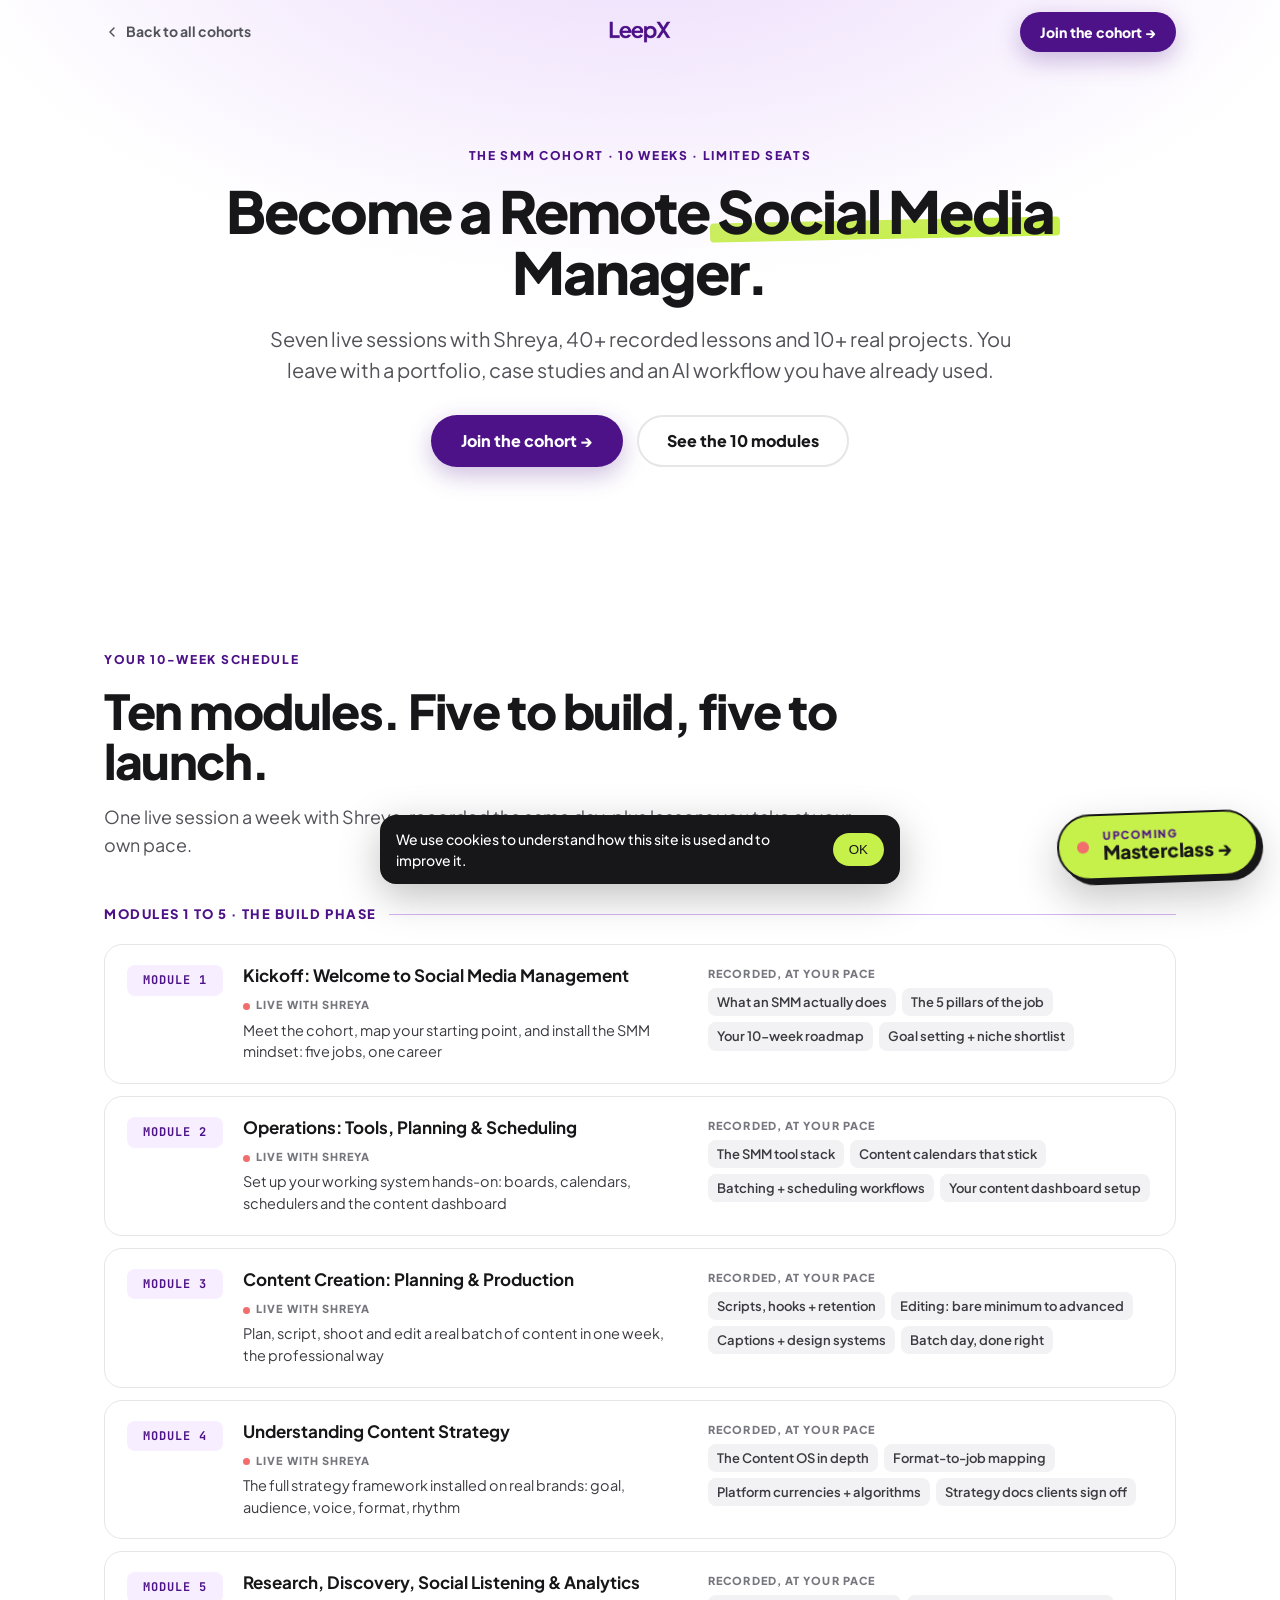
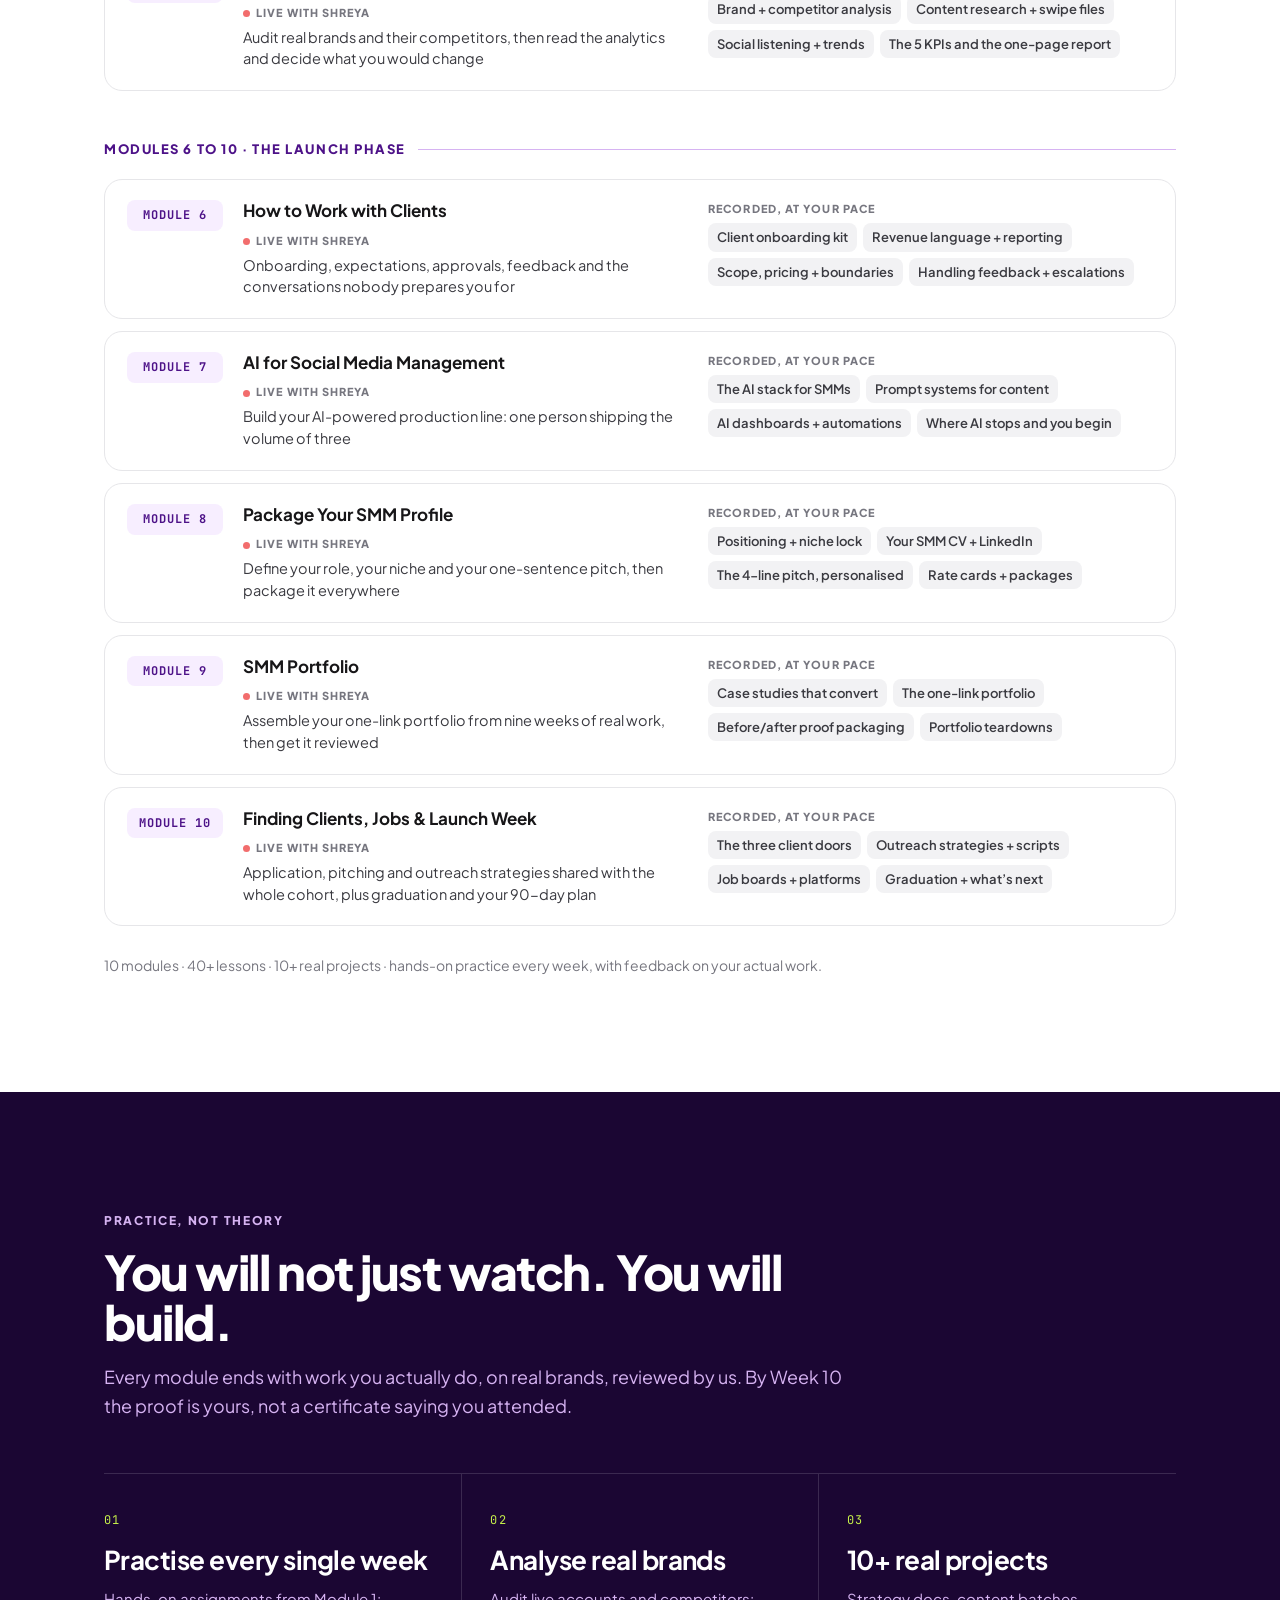
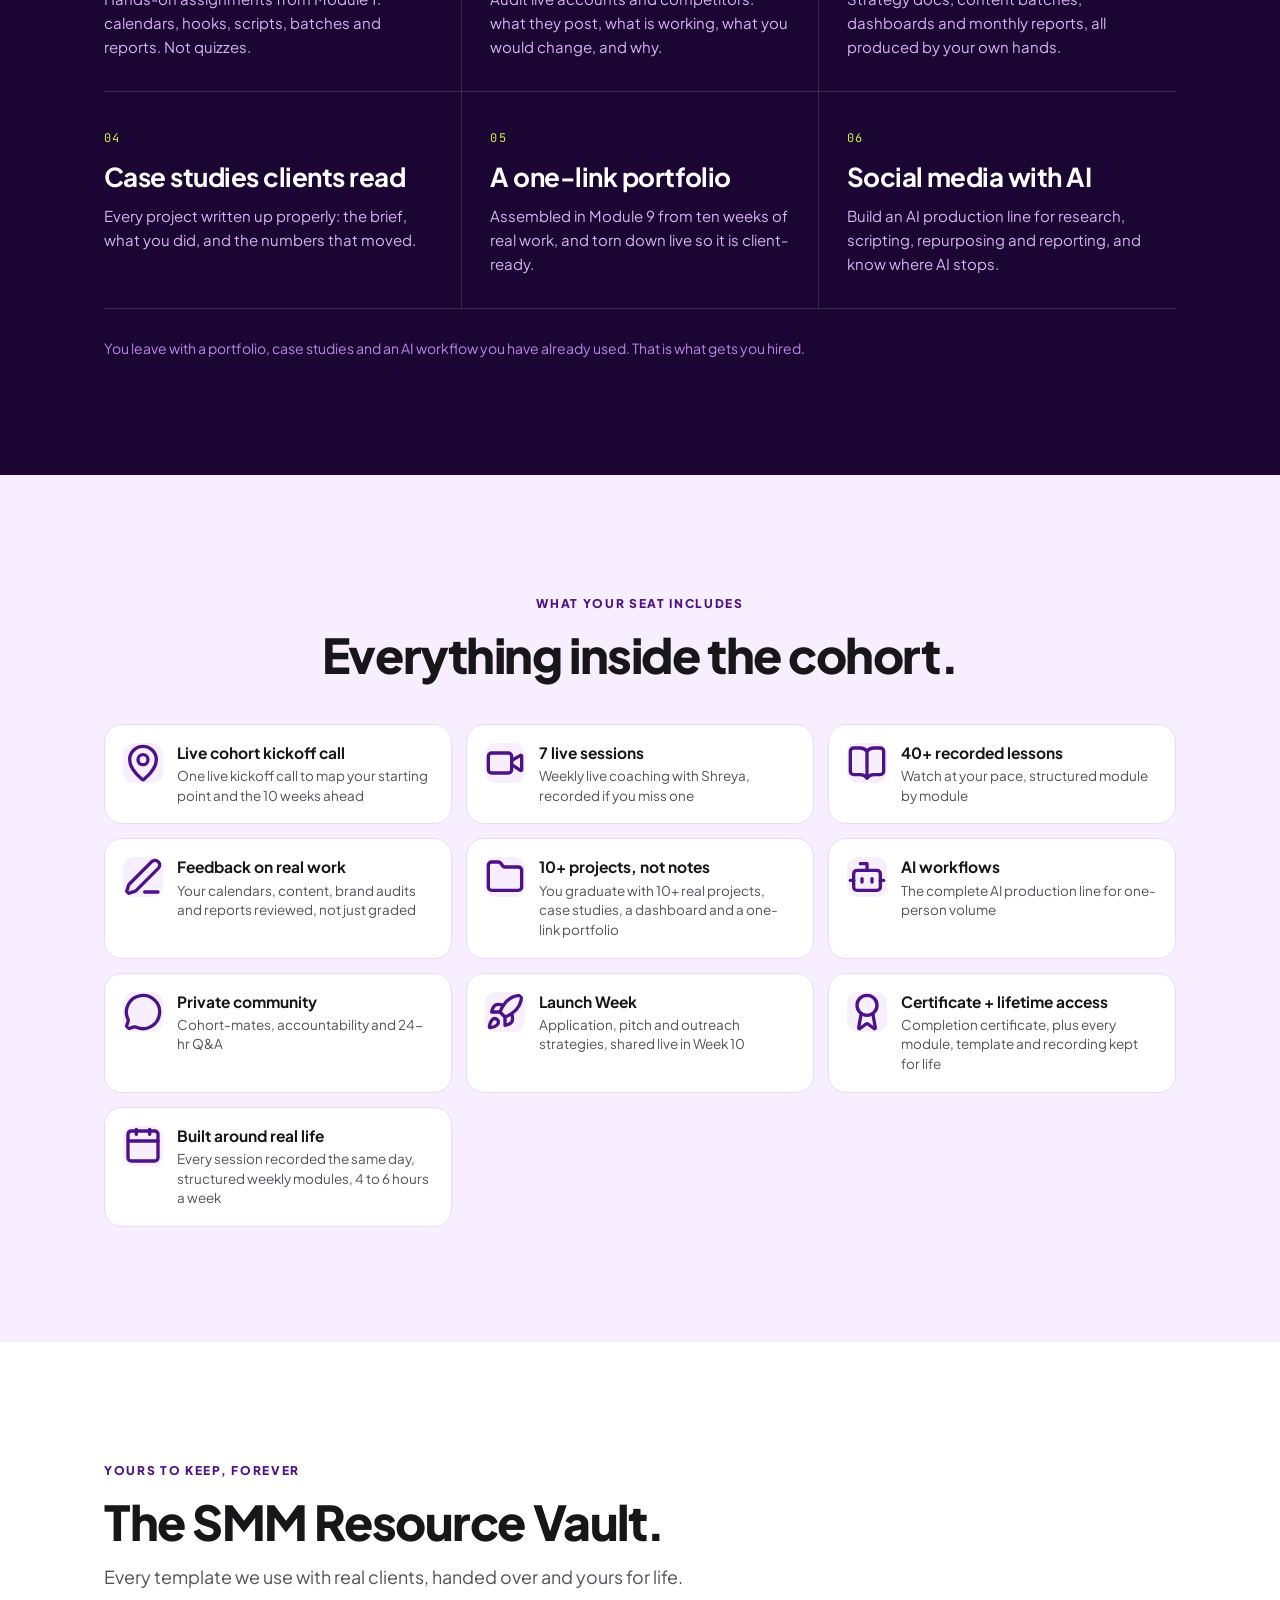
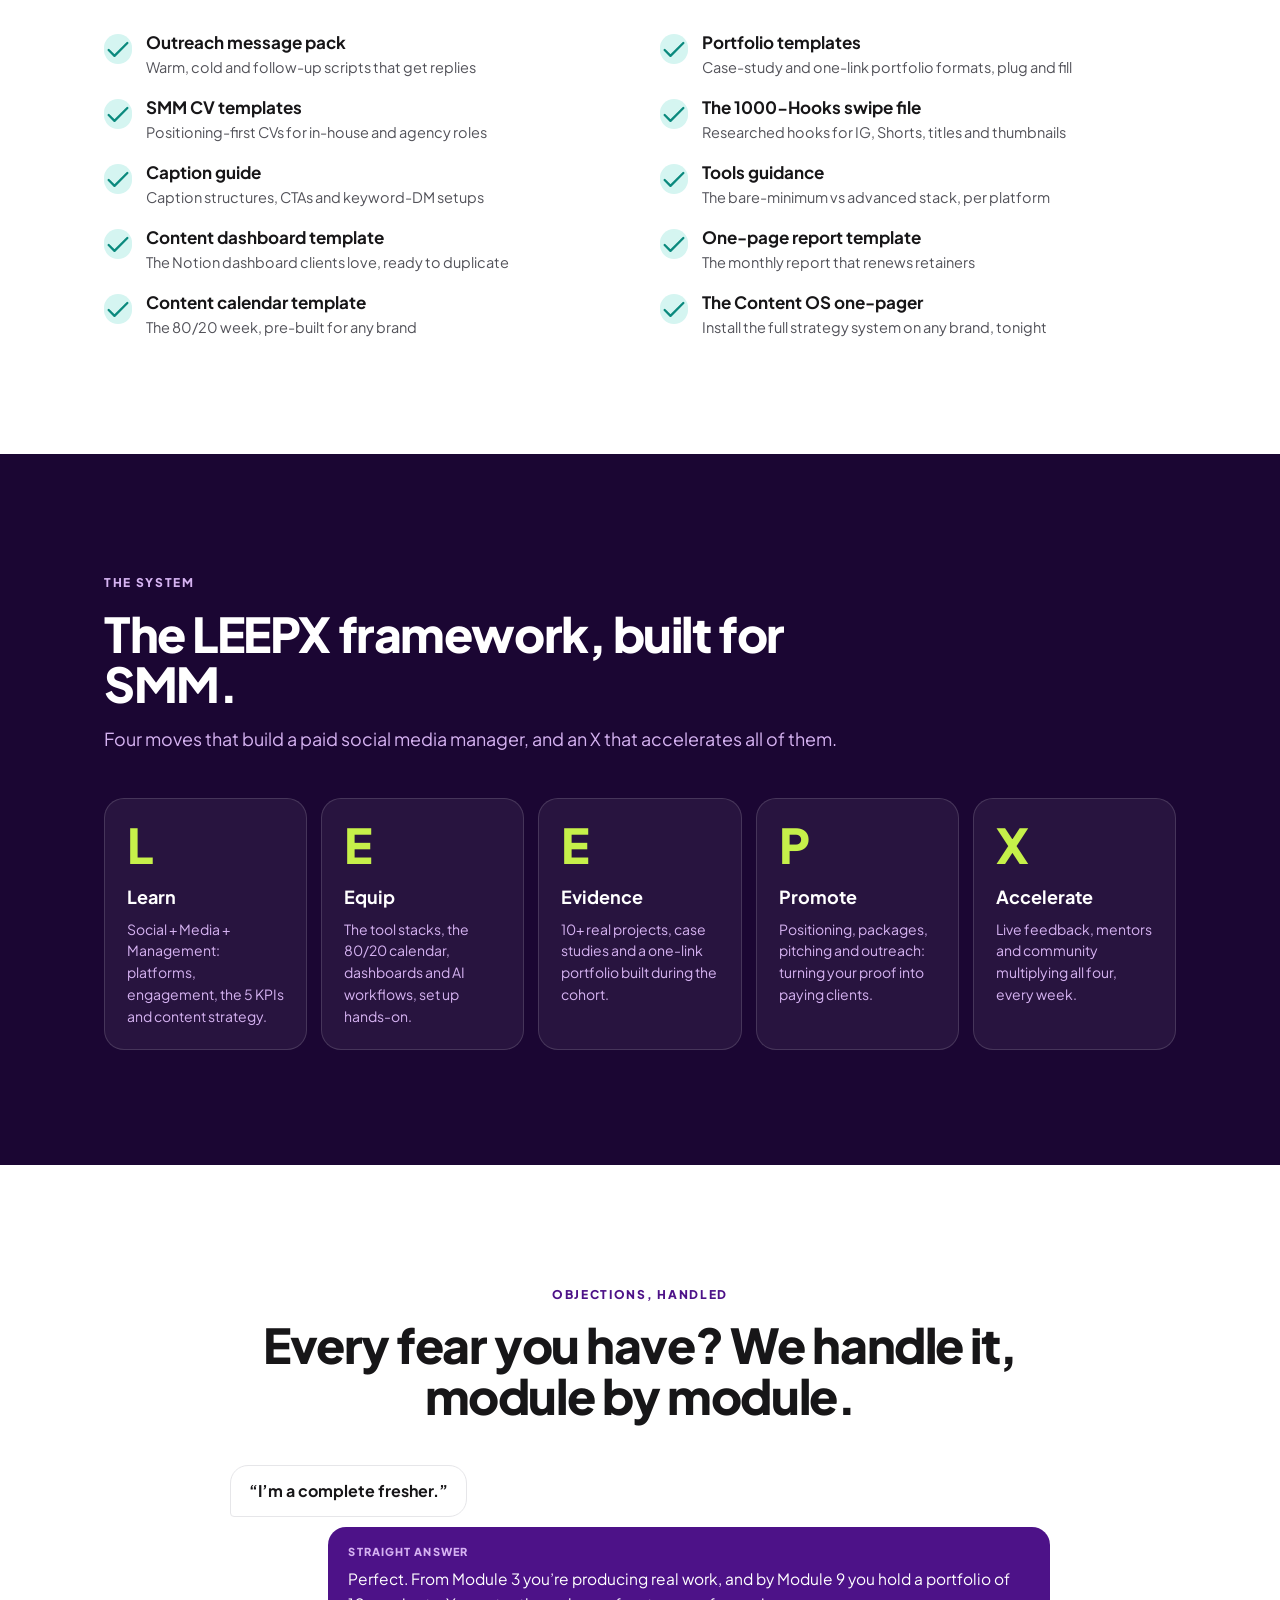
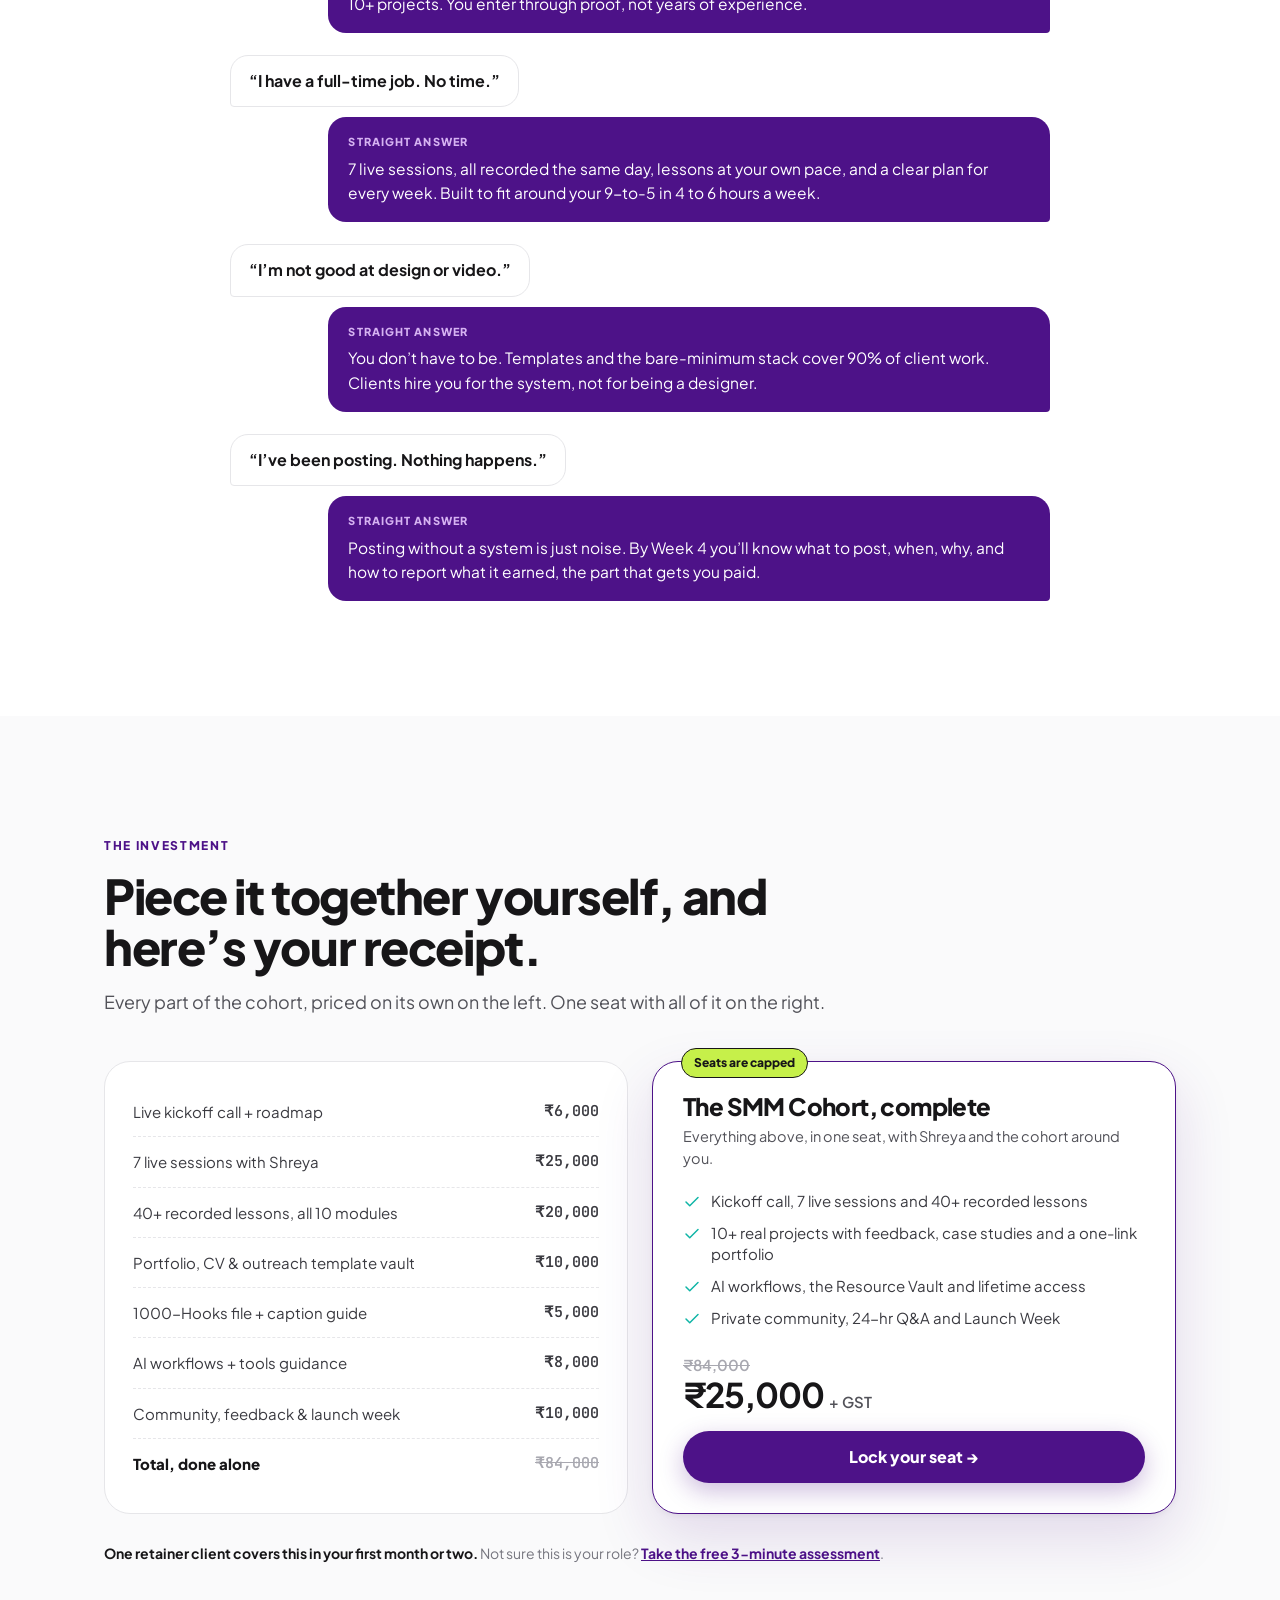
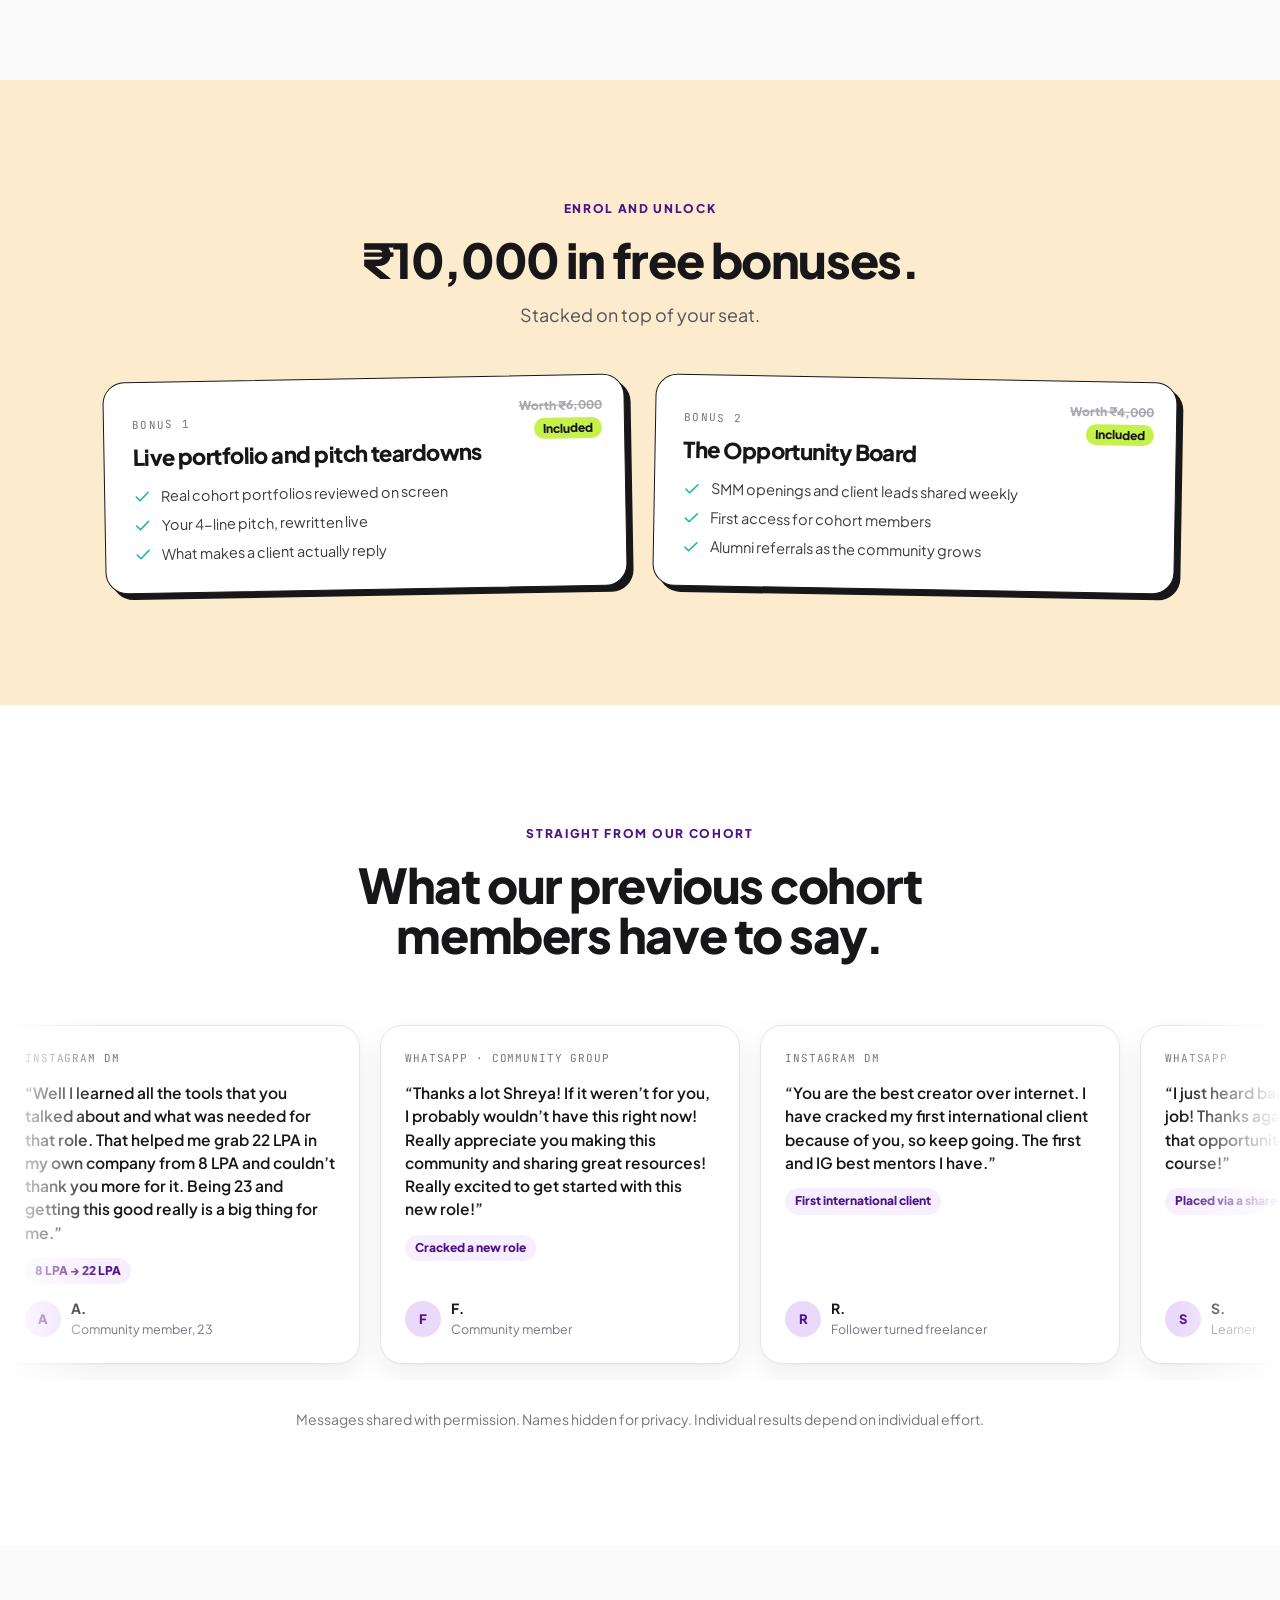
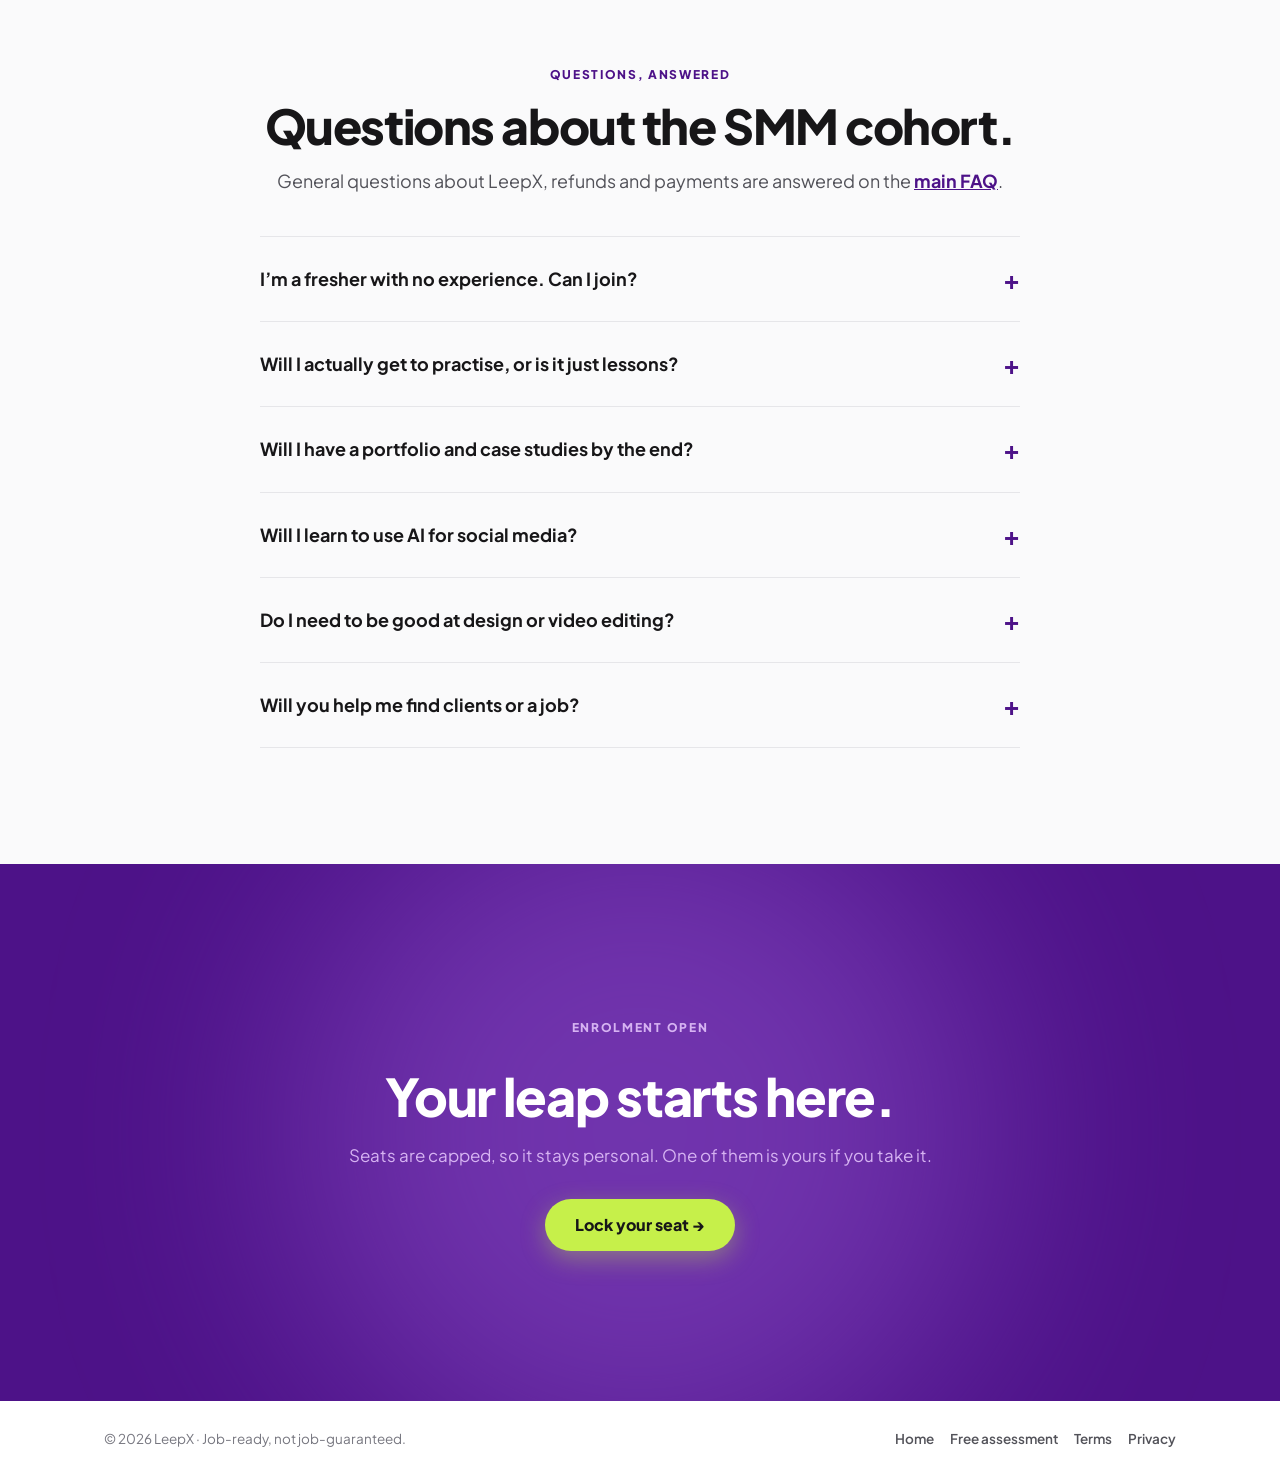
<file: site/social-media-manager.html>
<!DOCTYPE html>
<html lang="en">
<head>
<meta charset="UTF-8" />
<meta name="viewport" content="width=device-width, initial-scale=1.0" />
<title>Become a Remote Social Media Manager in 10 weeks · LeepX</title>
<meta name="description" content="Ten weeks, seven live sessions, 40+ recorded lessons and 10+ real projects. Leave with a portfolio, case studies and an AI workflow you have already used." />
<meta property="og:title" content="Become a Remote Social Media Manager in 10 weeks · LeepX" />
<meta property="og:description" content="Ten weeks, seven live sessions, 40+ recorded lessons and 10+ real projects. Leave with a portfolio, case studies and an AI workflow you have already used." />
<meta property="og:image" content="https://theleepx.com/assets/hero-poster.jpg" />
<link rel="icon" href="favicon.ico" sizes="any" />
<link rel="icon" type="image/png" sizes="32x32" href="assets/favicon-32.png" />
<link rel="icon" type="image/png" sizes="192x192" href="assets/favicon-192.png" />
<link rel="apple-touch-icon" href="assets/apple-touch-icon.png" />
<link rel="preconnect" href="https://fonts.googleapis.com" /><link rel="preconnect" href="https://fonts.gstatic.com" crossorigin />
<link href="https://fonts.googleapis.com/css2?family=Plus+Jakarta+Sans:wght@400;500;600;700;800&family=JetBrains+Mono:wght@500;700&display=swap" rel="stylesheet" />
<link rel="stylesheet" href="css/leepx.css" />
<link rel="stylesheet" href="css/course.css" />
</head>
<body data-page="smm">
<header class="ctop">
  <div class="in">
    <a class="back" href="./#outcomes"><svg width="16" height="16" viewBox="0 0 24 24" fill="none" stroke="currentColor" stroke-width="2.2" stroke-linecap="round" stroke-linejoin="round" aria-hidden="true"><path d="m15 18-6-6 6-6"/></svg><span>Back to all cohorts</span></a>
    <a class="logo" href="./" aria-label="LeepX home"><img src="assets/logo-primary.png" alt="LeepX" /></a>
    <a class="btn btn-primary btn-sm nav-enrol" href="#pricing">Join the cohort →</a>
  </div>
</header>


<section class="chero compact" id="top">
  <div class="wrap">
    <span class="eyebrow">The SMM Cohort · 10 weeks · limited seats</span>
    <h1>Become a Remote <span class="hl">Social Media</span> Manager.</h1>
    <p class="lead">Seven live sessions with Shreya, 40+ recorded lessons and 10+ real projects. You leave with a portfolio, case studies and an AI workflow you have already used.</p>
    <div class="acts"><a class="btn btn-primary" href="#pricing">Join the cohort →</a><a class="btn btn-ghost" href="#schedule">See the 10 modules</a></div>
  </div>
</section>

<section class="sec" id="schedule">
  <div class="wrap">
    <div class="head"><span class="eyebrow">Your 10-week schedule</span><h2>Ten modules. Five to build, five to launch.</h2><p>One live session a week with Shreya, recorded the same day, plus lessons you take at your own pace.</p></div>
    <div class="weeks"><div class="phase">Modules 1 to 5 · the build phase</div><div class="wk reveal"><span class="n">MODULE 1</span><div><b>Kickoff: Welcome to Social Media Management</b><div style="margin-top:10px"><div class="l live">Live with Shreya</div><p>Meet the cohort, map your starting point, and install the SMM mindset: five jobs, one career</p></div></div><div><div class="l">Recorded, at your pace</div><ul><li>What an SMM actually does</li><li>The 5 pillars of the job</li><li>Your 10-week roadmap</li><li>Goal setting + niche shortlist</li></ul></div></div><div class="wk reveal"><span class="n">MODULE 2</span><div><b>Operations: Tools, Planning &amp; Scheduling</b><div style="margin-top:10px"><div class="l live">Live with Shreya</div><p>Set up your working system hands-on: boards, calendars, schedulers and the content dashboard</p></div></div><div><div class="l">Recorded, at your pace</div><ul><li>The SMM tool stack</li><li>Content calendars that stick</li><li>Batching + scheduling workflows</li><li>Your content dashboard setup</li></ul></div></div><div class="wk reveal"><span class="n">MODULE 3</span><div><b>Content Creation: Planning &amp; Production</b><div style="margin-top:10px"><div class="l live">Live with Shreya</div><p>Plan, script, shoot and edit a real batch of content in one week, the professional way</p></div></div><div><div class="l">Recorded, at your pace</div><ul><li>Scripts, hooks + retention</li><li>Editing: bare minimum to advanced</li><li>Captions + design systems</li><li>Batch day, done right</li></ul></div></div><div class="wk reveal"><span class="n">MODULE 4</span><div><b>Understanding Content Strategy</b><div style="margin-top:10px"><div class="l live">Live with Shreya</div><p>The full strategy framework installed on real brands: goal, audience, voice, format, rhythm</p></div></div><div><div class="l">Recorded, at your pace</div><ul><li>The Content OS in depth</li><li>Format-to-job mapping</li><li>Platform currencies + algorithms</li><li>Strategy docs clients sign off</li></ul></div></div><div class="wk reveal"><span class="n">MODULE 5</span><div><b>Research, Discovery, Social Listening &amp; Analytics</b><div style="margin-top:10px"><div class="l live">Live with Shreya</div><p>Audit real brands and their competitors, then read the analytics and decide what you would change</p></div></div><div><div class="l">Recorded, at your pace</div><ul><li>Brand + competitor analysis</li><li>Content research + swipe files</li><li>Social listening + trends</li><li>The 5 KPIs and the one-page report</li></ul></div></div><div class="phase">Modules 6 to 10 · the launch phase</div><div class="wk reveal"><span class="n">MODULE 6</span><div><b>How to Work with Clients</b><div style="margin-top:10px"><div class="l live">Live with Shreya</div><p>Onboarding, expectations, approvals, feedback and the conversations nobody prepares you for</p></div></div><div><div class="l">Recorded, at your pace</div><ul><li>Client onboarding kit</li><li>Revenue language + reporting</li><li>Scope, pricing + boundaries</li><li>Handling feedback + escalations</li></ul></div></div><div class="wk reveal"><span class="n">MODULE 7</span><div><b>AI for Social Media Management</b><div style="margin-top:10px"><div class="l live">Live with Shreya</div><p>Build your AI-powered production line: one person shipping the volume of three</p></div></div><div><div class="l">Recorded, at your pace</div><ul><li>The AI stack for SMMs</li><li>Prompt systems for content</li><li>AI dashboards + automations</li><li>Where AI stops and you begin</li></ul></div></div><div class="wk reveal"><span class="n">MODULE 8</span><div><b>Package Your SMM Profile</b><div style="margin-top:10px"><div class="l live">Live with Shreya</div><p>Define your role, your niche and your one-sentence pitch, then package it everywhere</p></div></div><div><div class="l">Recorded, at your pace</div><ul><li>Positioning + niche lock</li><li>Your SMM CV + LinkedIn</li><li>The 4-line pitch, personalised</li><li>Rate cards + packages</li></ul></div></div><div class="wk reveal"><span class="n">MODULE 9</span><div><b>SMM Portfolio</b><div style="margin-top:10px"><div class="l live">Live with Shreya</div><p>Assemble your one-link portfolio from nine weeks of real work, then get it reviewed</p></div></div><div><div class="l">Recorded, at your pace</div><ul><li>Case studies that convert</li><li>The one-link portfolio</li><li>Before/after proof packaging</li><li>Portfolio teardowns</li></ul></div></div><div class="wk reveal"><span class="n">MODULE 10</span><div><b>Finding Clients, Jobs &amp; Launch Week</b><div style="margin-top:10px"><div class="l live">Live with Shreya</div><p>Application, pitching and outreach strategies shared with the whole cohort, plus graduation and your 90-day plan</p></div></div><div><div class="l">Recorded, at your pace</div><ul><li>The three client doors</li><li>Outreach strategies + scripts</li><li>Job boards + platforms</li><li>Graduation + what’s next</li></ul></div></div></div>
    <p class="note">10 modules · 40+ lessons · 10+ real projects · hands-on practice every week, with feedback on your actual work.</p>
  </div>
</section>

<section class="sec dark" id="build">
  <div class="wrap">
    <div class="head"><span class="eyebrow light">Practice, not theory</span><h2>You will not just watch. You will build.</h2><p>Every module ends with work you actually do, on real brands, reviewed by us. By Week 10 the proof is yours, not a certificate saying you attended.</p></div>
    <div class="steps"><div class="step reveal"><span class="num">01</span><b>Practise every single week</b><p>Hands-on assignments from Module 1: calendars, hooks, scripts, batches and reports. Not quizzes.</p></div><div class="step reveal"><span class="num">02</span><b>Analyse real brands</b><p>Audit live accounts and competitors: what they post, what is working, what you would change, and why.</p></div><div class="step reveal"><span class="num">03</span><b>10+ real projects</b><p>Strategy docs, content batches, dashboards and monthly reports, all produced by your own hands.</p></div><div class="step reveal"><span class="num">04</span><b>Case studies clients read</b><p>Every project written up properly: the brief, what you did, and the numbers that moved.</p></div><div class="step reveal"><span class="num">05</span><b>A one-link portfolio</b><p>Assembled in Module 9 from ten weeks of real work, and torn down live so it is client-ready.</p></div><div class="step reveal"><span class="num">06</span><b>Social media with AI</b><p>Build an AI production line for research, scripting, repurposing and reporting, and know where AI stops.</p></div></div>
    <p class="note">You leave with a portfolio, case studies and an AI workflow you have already used. That is what gets you hired.</p>
  </div>
</section>

<section class="sec lilac" id="inside">
  <div class="wrap">
    <div class="head c"><span class="eyebrow">What your seat includes</span><h2>Everything inside the cohort.</h2></div>
    <div class="inc reveal"><div><i class="ic" data-ic="map-pin"></i><div><b>Live cohort kickoff call</b><small>One live kickoff call to map your starting point and the 10 weeks ahead</small></div></div><div><i class="ic" data-ic="video"></i><div><b>7 live sessions</b><small>Weekly live coaching with Shreya, recorded if you miss one</small></div></div><div><i class="ic" data-ic="book-open"></i><div><b>40+ recorded lessons</b><small>Watch at your pace, structured module by module</small></div></div><div><i class="ic" data-ic="pen-line"></i><div><b>Feedback on real work</b><small>Your calendars, content, brand audits and reports reviewed, not just graded</small></div></div><div><i class="ic" data-ic="folder"></i><div><b>10+ projects, not notes</b><small>You graduate with 10+ real projects, case studies, a dashboard and a one-link portfolio</small></div></div><div><i class="ic" data-ic="bot"></i><div><b>AI workflows</b><small>The complete AI production line for one-person volume</small></div></div><div><i class="ic" data-ic="message-circle"></i><div><b>Private community</b><small>Cohort-mates, accountability and 24-hr Q&amp;A</small></div></div><div><i class="ic" data-ic="rocket"></i><div><b>Launch Week</b><small>Application, pitch and outreach strategies, shared live in Week 10</small></div></div><div><i class="ic" data-ic="award"></i><div><b>Certificate + lifetime access</b><small>Completion certificate, plus every module, template and recording kept for life</small></div></div><div><i class="ic" data-ic="calendar"></i><div><b>Built around real life</b><small>Every session recorded the same day, structured weekly modules, 4 to 6 hours a week</small></div></div></div>
  </div>
</section>

<section class="sec" id="vault">
  <div class="wrap">
    <div class="head"><span class="eyebrow">Yours to keep, forever</span><h2>The SMM Resource Vault.</h2><p>Every template we use with real clients, handed over and yours for life.</p></div>
    <ul class="ticks two reveal"><li><i class="ic" data-ic="check"></i><div><b>Outreach message pack</b><p>Warm, cold and follow-up scripts that get replies</p></div></li><li><i class="ic" data-ic="check"></i><div><b>Portfolio templates</b><p>Case-study and one-link portfolio formats, plug and fill</p></div></li><li><i class="ic" data-ic="check"></i><div><b>SMM CV templates</b><p>Positioning-first CVs for in-house and agency roles</p></div></li><li><i class="ic" data-ic="check"></i><div><b>The 1000-Hooks swipe file</b><p>Researched hooks for IG, Shorts, titles and thumbnails</p></div></li><li><i class="ic" data-ic="check"></i><div><b>Caption guide</b><p>Caption structures, CTAs and keyword-DM setups</p></div></li><li><i class="ic" data-ic="check"></i><div><b>Tools guidance</b><p>The bare-minimum vs advanced stack, per platform</p></div></li><li><i class="ic" data-ic="check"></i><div><b>Content dashboard template</b><p>The Notion dashboard clients love, ready to duplicate</p></div></li><li><i class="ic" data-ic="check"></i><div><b>One-page report template</b><p>The monthly report that renews retainers</p></div></li><li><i class="ic" data-ic="check"></i><div><b>Content calendar template</b><p>The 80/20 week, pre-built for any brand</p></div></li><li><i class="ic" data-ic="check"></i><div><b>The Content OS one-pager</b><p>Install the full strategy system on any brand, tonight</p></div></li></ul>
  </div>
</section>

<section class="sec dark" id="system">
  <div class="wrap">
    <div class="head"><span class="eyebrow light">The system</span><h2>The LEEPX framework, built for SMM.</h2><p>Four moves that build a paid social media manager, and an X that accelerates all of them.</p></div>
    <div class="letters">
      <div class="letter reveal"><span class="big">L</span><b>Learn</b><p>Social + Media + Management: platforms, engagement, the 5 KPIs and content strategy.</p></div>
      <div class="letter reveal"><span class="big">E</span><b>Equip</b><p>The tool stacks, the 80/20 calendar, dashboards and AI workflows, set up hands-on.</p></div>
      <div class="letter reveal"><span class="big">E</span><b>Evidence</b><p>10+ real projects, case studies and a one-link portfolio built during the cohort.</p></div>
      <div class="letter reveal"><span class="big">P</span><b>Promote</b><p>Positioning, packages, pitching and outreach: turning your proof into paying clients.</p></div>
      <div class="letter reveal"><span class="big">X</span><b>Accelerate</b><p>Live feedback, mentors and community multiplying all four, every week.</p></div>
    </div>
  </div>
</section>

<section class="sec" id="honest">
  <div class="wrap">
    <div class="head c"><span class="eyebrow">Objections, handled</span><h2>Every fear you have? We handle it, module by module.</h2></div>
    <div class="thread"><div class="qa reveal"><div class="ask">I’m a complete fresher.</div><div class="ans"><small>Straight answer</small>Perfect. From Module 3 you’re producing real work, and by Module 9 you hold a portfolio of 10+ projects. You enter through proof, not years of experience.</div></div><div class="qa reveal"><div class="ask">I have a full-time job. No time.</div><div class="ans"><small>Straight answer</small>7 live sessions, all recorded the same day, lessons at your own pace, and a clear plan for every week. Built to fit around your 9-to-5 in 4 to 6 hours a week.</div></div><div class="qa reveal"><div class="ask">I’m not good at design or video.</div><div class="ans"><small>Straight answer</small>You don’t have to be. Templates and the bare-minimum stack cover 90% of client work. Clients hire you for the system, not for being a designer.</div></div><div class="qa reveal"><div class="ask">I’ve been posting. Nothing happens.</div><div class="ans"><small>Straight answer</small>Posting without a system is just noise. By Week 4 you’ll know what to post, when, why, and how to report what it earned, the part that gets you paid.</div></div></div>
  </div>
</section>

<section class="sec soft" id="pricing">
  <div class="wrap">
    <div class="head"><span class="eyebrow">The investment</span><h2>Piece it together yourself, and here’s your receipt.</h2><p>Every part of the cohort, priced on its own on the left. One seat with all of it on the right.</p></div>
    <div class="price2">
    <div class="receipt reveal">
      <div><span>Live kickoff call + roadmap</span><b>₹6,000</b></div>
      <div><span>7 live sessions with Shreya</span><b>₹25,000</b></div>
      <div><span>40+ recorded lessons, all 10 modules</span><b>₹20,000</b></div>
      <div><span>Portfolio, CV & outreach template vault</span><b>₹10,000</b></div>
      <div><span>1000-Hooks file + caption guide</span><b>₹5,000</b></div>
      <div><span>AI workflows + tools guidance</span><b>₹8,000</b></div>
      <div><span>Community, feedback & launch week</span><b>₹10,000</b></div>
      <div class="tot"><span>Total, done alone</span><b>₹84,000</b></div>
    </div>
    <div class="tiers single">
      <div class="tier hot reveal">
        <span class="pop">Seats are capped</span>
        <h3>The SMM Cohort, complete</h3><p class="for">Everything above, in one seat, with Shreya and the cohort around you.</p>
        <ul><li><i class="ic" data-ic="check"></i><span>Kickoff call, 7 live sessions and 40+ recorded lessons</span></li><li><i class="ic" data-ic="check"></i><span>10+ real projects with feedback, case studies and a one-link portfolio</span></li><li><i class="ic" data-ic="check"></i><span>AI workflows, the Resource Vault and lifetime access</span></li><li><i class="ic" data-ic="check"></i><span>Private community, 24-hr Q&amp;A and Launch Week</span></li></ul>
        <div class="price"><s>₹84,000</s><b>₹25,000 <small>+ GST</small></b></div>
        <a class="btn btn-primary" href="https://academy.theleepx.com/web/checkout/6a7739472e3b4113124f0600?purchaseNow=true" target="_blank" rel="noopener" data-buy="smm">Lock your seat →</a>
      </div>
    </div>
    </div>
    <p class="note"><b style="color:var(--ink)">One retainer client covers this in your first month or two.</b> Not sure this is your role? <a href="assess" style="color:var(--purple);font-weight:700">Take the free 3-minute assessment</a>.</p>
  </div>
</section>

<section class="sec warm" id="bonus">
  <div class="wrap">
    <div class="head c"><span class="eyebrow">Enrol and unlock</span><h2>₹10,000 in free bonuses.</h2><p>Stacked on top of your seat.</p></div>
    <div class="tickets">
      <div class="ticket reveal"><span class="tag">Bonus 1</span><h3>Live portfolio and pitch teardowns</h3><span class="worth"><s>Worth ₹6,000</s><em>Included</em></span><ul><li><i class="ic" data-ic="check"></i><span>Real cohort portfolios reviewed on screen</span></li><li><i class="ic" data-ic="check"></i><span>Your 4-line pitch, rewritten live</span></li><li><i class="ic" data-ic="check"></i><span>What makes a client actually reply</span></li></ul></div>
      <div class="ticket reveal"><span class="tag">Bonus 2</span><h3>The Opportunity Board</h3><span class="worth"><s>Worth ₹4,000</s><em>Included</em></span><ul><li><i class="ic" data-ic="check"></i><span>SMM openings and client leads shared weekly</span></li><li><i class="ic" data-ic="check"></i><span>First access for cohort members</span></li><li><i class="ic" data-ic="check"></i><span>Alumni referrals as the community grows</span></li></ul></div>
    </div>
  </div>
</section>

<section class="sec" id="voices">
  <div class="wrap">
    <div class="head c"><span class="eyebrow">Straight from our cohort</span><h2>What our previous cohort members have to say.</h2></div>
  </div>
  <div class="carousel"><div class="car-track"><div class="q"><span class="src">Instagram DM</span><q>Well I learned all the tools that you talked about and what was needed for that role. That helped me grab 22 LPA in my own company from 8 LPA and couldn’t thank you more for it. Being 23 and getting this good really is a big thing for me.</q><span class="tag">8 LPA → 22 LPA</span><div class="who"><span class="av">A</span><div><b>A.</b><small>Community member, 23</small></div></div></div><div class="q"><span class="src">WhatsApp · community group</span><q>Thanks a lot Shreya! If it weren’t for you, I probably wouldn’t have this right now! Really appreciate you making this community and sharing great resources! Really excited to get started with this new role!</q><span class="tag">Cracked a new role</span><div class="who"><span class="av">F</span><div><b>F.</b><small>Community member</small></div></div></div><div class="q"><span class="src">Instagram DM</span><q>You are the best creator over internet. I have cracked my first international client because of you, so keep going. The first and IG best mentors I have.</q><span class="tag">First international client</span><div class="who"><span class="av">R</span><div><b>R.</b><small>Follower turned freelancer</small></div></div></div><div class="q"><span class="src">WhatsApp</span><q>I just heard back from them! I got the job! Thanks again for everything! Sharing that opportunity, conducting the crash course!</q><span class="tag">Placed via a shared opportunity</span><div class="who"><span class="av">S</span><div><b>S.</b><small>Learner</small></div></div></div><div class="q"><span class="src">WhatsApp</span><q>Hi Shreya, your course session was really very insightful and valuable, am glad that I joined and enrolled in. Appreciate how you put this much of efforts to help others gain clarity and direction through your rich experiences in this domain.</q><span class="tag">On the course sessions</span><div class="who"><span class="av">P</span><div><b>P.</b><small>Enrolled learner</small></div></div></div><div class="q"><span class="src">Instagram DM</span><q>Well I learned all the tools that you talked about and what was needed for that role. That helped me grab 22 LPA in my own company from 8 LPA and couldn’t thank you more for it. Being 23 and getting this good really is a big thing for me.</q><span class="tag">8 LPA → 22 LPA</span><div class="who"><span class="av">A</span><div><b>A.</b><small>Community member, 23</small></div></div></div><div class="q"><span class="src">WhatsApp · community group</span><q>Thanks a lot Shreya! If it weren’t for you, I probably wouldn’t have this right now! Really appreciate you making this community and sharing great resources! Really excited to get started with this new role!</q><span class="tag">Cracked a new role</span><div class="who"><span class="av">F</span><div><b>F.</b><small>Community member</small></div></div></div><div class="q"><span class="src">Instagram DM</span><q>You are the best creator over internet. I have cracked my first international client because of you, so keep going. The first and IG best mentors I have.</q><span class="tag">First international client</span><div class="who"><span class="av">R</span><div><b>R.</b><small>Follower turned freelancer</small></div></div></div><div class="q"><span class="src">WhatsApp</span><q>I just heard back from them! I got the job! Thanks again for everything! Sharing that opportunity, conducting the crash course!</q><span class="tag">Placed via a shared opportunity</span><div class="who"><span class="av">S</span><div><b>S.</b><small>Learner</small></div></div></div><div class="q"><span class="src">WhatsApp</span><q>Hi Shreya, your course session was really very insightful and valuable, am glad that I joined and enrolled in. Appreciate how you put this much of efforts to help others gain clarity and direction through your rich experiences in this domain.</q><span class="tag">On the course sessions</span><div class="who"><span class="av">P</span><div><b>P.</b><small>Enrolled learner</small></div></div></div></div></div>
  <div class="wrap"><p class="note center">Messages shared with permission. Names hidden for privacy. Individual results depend on individual effort.</p></div>
</section>

<section class="sec soft" id="faq">
  <div class="wrap">
    <div class="head c"><span class="eyebrow">Questions, answered</span><h2>Questions about the SMM cohort.</h2><p>General questions about LeepX, refunds and payments are answered on the <a href="./#faq" style="color:var(--purple);font-weight:700">main FAQ</a>.</p></div>
    <div class="faq"><details><summary>I’m a fresher with no experience. Can I join?</summary><p>Yes. The cohort is built around manufacturing proof: from Module 3 you’re producing real content, and by Module 9 you have a portfolio made from your own work. Freshers enter through proof, not years of experience.</p></details><details><summary>Will I actually get to practise, or is it just lessons?</summary><p>You practise every week. Every module ends with hands-on work on real brands: content calendars, hooks and scripts, a full content batch, a strategy doc, a brand audit and a monthly report. You submit it, we give feedback on it. Nothing here is a quiz.</p></details><details><summary>Will I have a portfolio and case studies by the end?</summary><p>Yes, and that is the point of the ten weeks. You produce 10+ real projects during the cohort, write each one up as a case study, and assemble them into a one-link portfolio in Module 9, which gets reviewed live before you send it anywhere.</p></details><details><summary>Will I learn to use AI for social media?</summary><p>Yes. Module 7 is a full AI module: the tool stack, prompt systems for research, scripting and repurposing, AI-assisted dashboards and automations, and a clear line on where AI stops and your judgement starts.</p></details><details><summary>Do I need to be good at design or video editing?</summary><p>No. Modules 2 and 3 teach the bare-minimum stack (Canva templates, CapCut, native editors) that covers 90% of client work. You’re hired for the system, not for being a designer.</p></details><details><summary>Will you help me find clients or a job?</summary><p>We do not commit a job. What we commit to: by Module 10 you are job-ready, with a portfolio, a positioned CV and a practised pitch. Launch Week is where we share the strategies for applying, pitching and outreach, live, and you keep the outreach pack, the Opportunity Board and feedback on every application asset you build.</p></details></div>
  </div>
</section>


<section class="cfinal" id="enrol">
  <div class="blob"></div>
  <div class="wrap">
    <span class="eyebrow light">Enrolment open</span>
    <h2>Your leap starts here.</h2>
    <p>Seats are capped, so it stays personal. One of them is yours if you take it.</p>
    <a class="btn btn-lime" href="https://academy.theleepx.com/web/checkout/6a7739472e3b4113124f0600?purchaseNow=true" target="_blank" rel="noopener" data-buy="smm">Lock your seat →</a>
  </div>
</section>

<div class="cfoot"><span>© 2026 LeepX · Job-ready, not job-guaranteed.</span><span><a href="./">Home</a><a href="assess">Free assessment</a><a href="terms">Terms</a><a href="privacy">Privacy</a></span></div>
<div class="mcta"><small>10 weeks · ₹25,000 + GST</small><a class="btn btn-primary btn-sm" href="#pricing">Join the cohort →</a></div>

<script src="js/config.js"></script>
<script src="js/track.js"></script>
<script src="js/icons.js"></script>
<script src="js/fab.js"></script>
<script>
  document.querySelectorAll('[data-ic]').forEach(e=>{ e.innerHTML=LX.icon(e.dataset.ic,20); });
  const reduce=matchMedia('(prefers-reduced-motion: reduce)').matches;
  if(reduce||!('IntersectionObserver' in window)) document.querySelectorAll('.reveal').forEach(e=>e.classList.add('in'));
  else { const io=new IntersectionObserver(es=>es.forEach(e=>{ if(!e.isIntersecting) return; e.target.classList.add('in'); io.unobserve(e.target); }),{threshold:.12}); document.querySelectorAll('.reveal').forEach(e=>io.observe(e)); }
  document.querySelectorAll('a[data-buy]').forEach(a=>a.addEventListener('click',()=>{ window.lxTrack&&lxTrack('checkout_click',{course:'smm',tier:a.dataset.buy}); }));
  window.lxTrack&&lxTrack('course_page_view',{course:'smm'});
  const bar=document.querySelector('.ctop'); const stick=()=>bar.classList.toggle('stuck',scrollY>12||!document.querySelector('.chero')); addEventListener('scroll',stick,{passive:true}); stick();
  document.addEventListener('click',e=>{ const a=e.target.closest('a[href^="#"]'); if(!a) return; const t=document.querySelector(a.getAttribute('href')); if(!t) return; e.preventDefault(); const y=t.getBoundingClientRect().top+scrollY-76; const y0=scrollY; window.scrollTo({top:y,behavior:reduce?'auto':'smooth'}); setTimeout(()=>{ if(Math.abs(scrollY-y0)<4&&Math.abs(y-y0)>4) window.scrollTo(0,y); },450); history.replaceState(null,'',a.getAttribute('href')); });
</script>
</body>
</html>
</file>
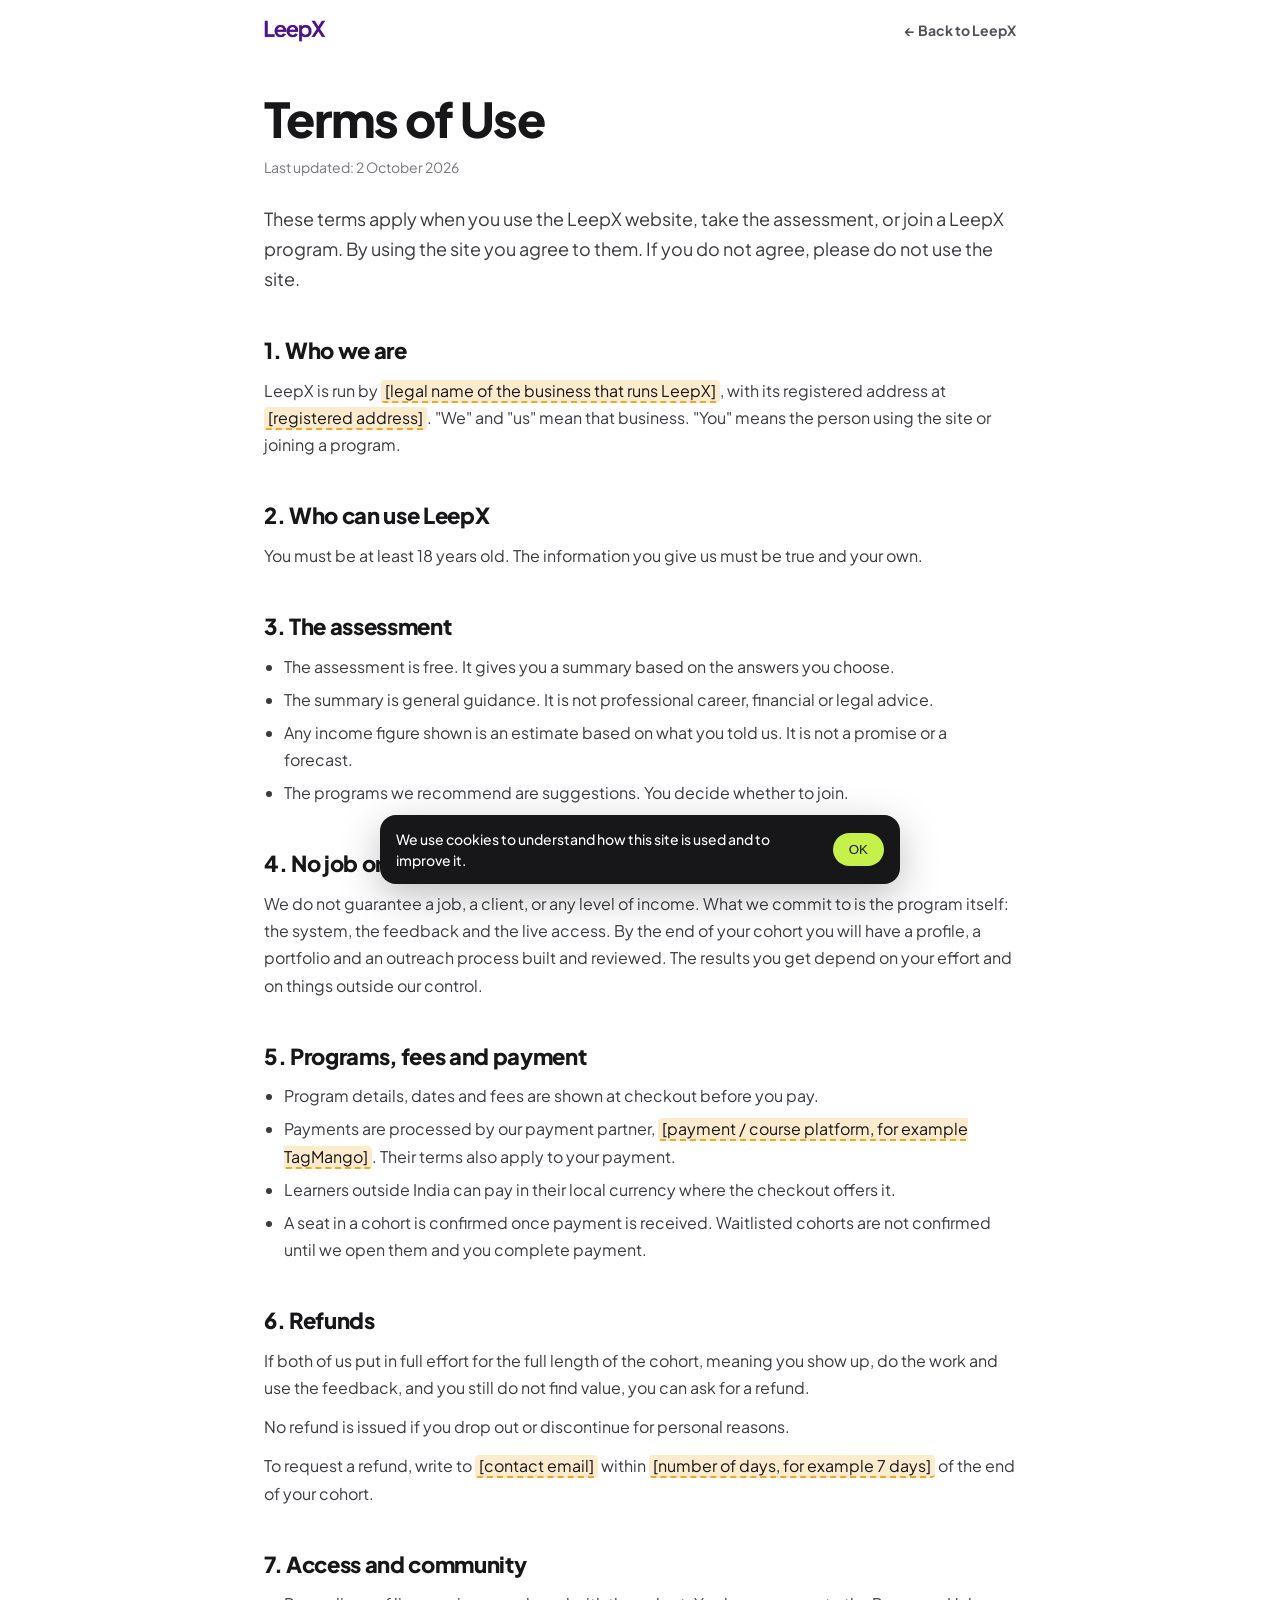
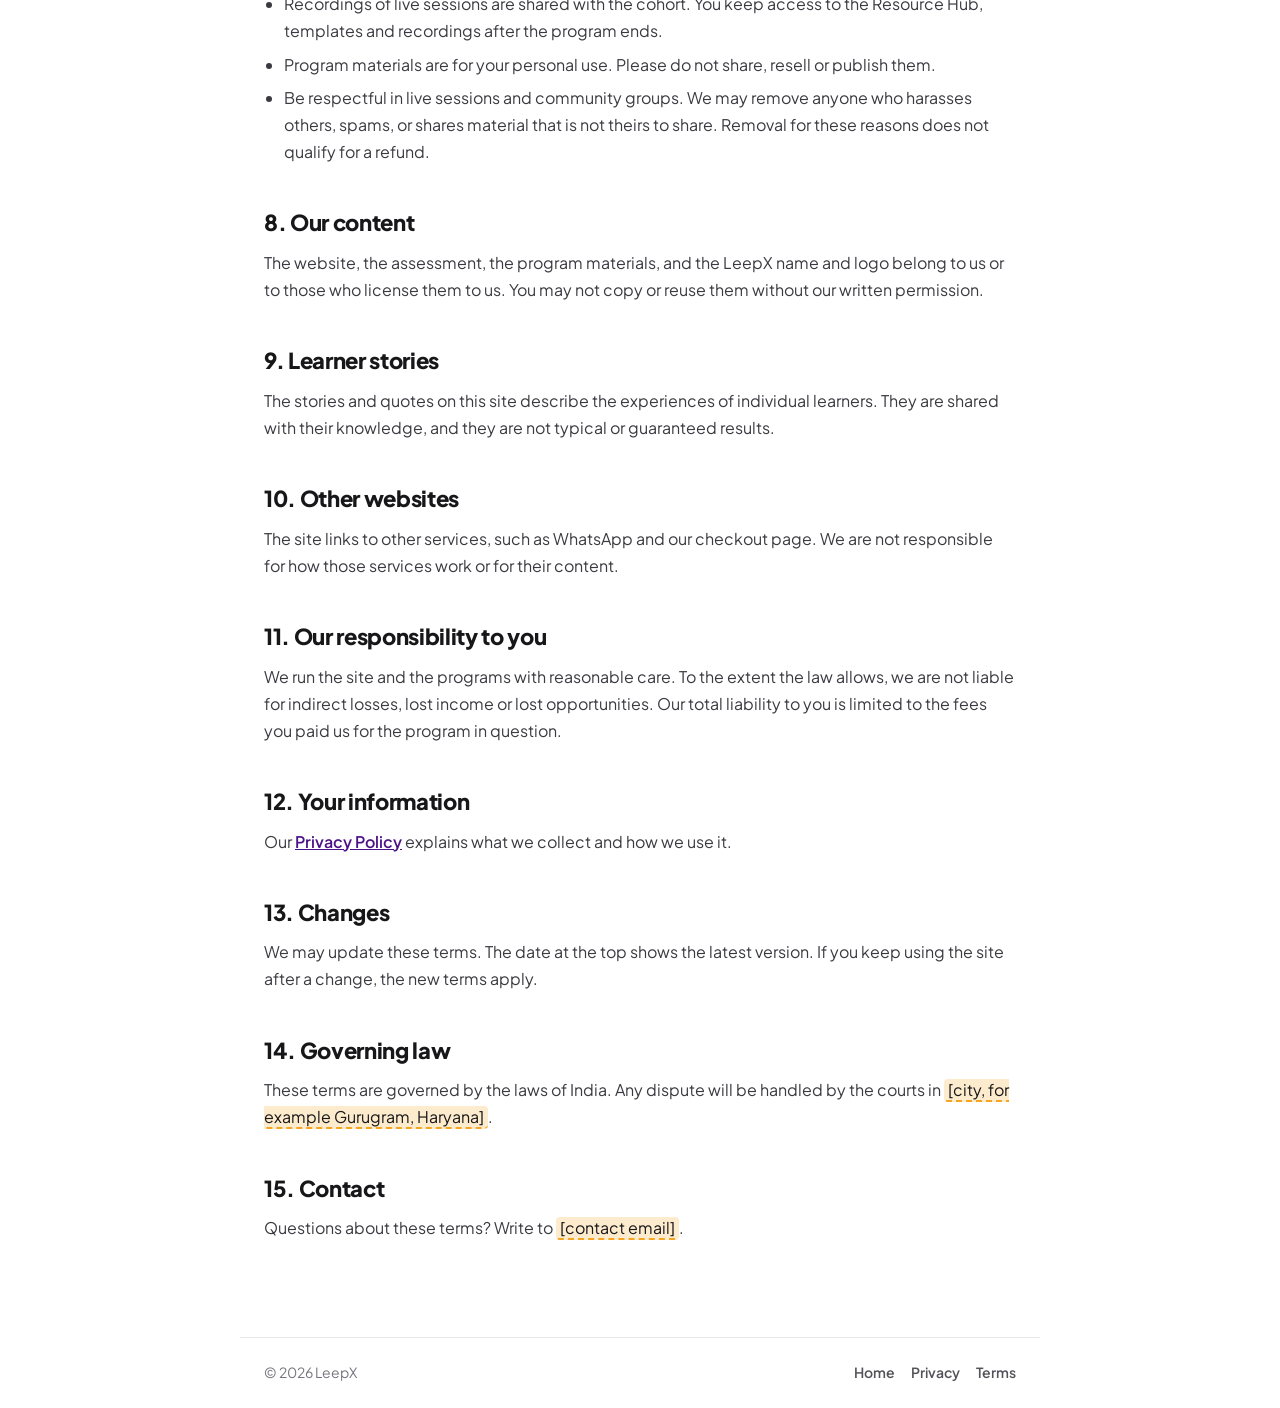
<file: site/terms.html>
<!DOCTYPE html>
<html lang="en">
<head>
<meta charset="UTF-8" />
<meta name="viewport" content="width=device-width, initial-scale=1.0" />
<title>Terms of Use · LeepX</title>
<meta name="description" content="The terms that apply when you use the LeepX website, assessment and programs." />
<link rel="icon" href="favicon.ico" sizes="any" />
<link rel="icon" type="image/png" sizes="32x32" href="assets/favicon-32.png" />
<link rel="icon" type="image/png" sizes="192x192" href="assets/favicon-192.png" />
<link rel="apple-touch-icon" href="assets/apple-touch-icon.png" />
<link rel="preconnect" href="https://fonts.googleapis.com" /><link rel="preconnect" href="https://fonts.gstatic.com" crossorigin />
<link href="https://fonts.googleapis.com/css2?family=Plus+Jakarta+Sans:wght@400;500;600;700;800&display=swap" rel="stylesheet" />
<link rel="stylesheet" href="css/leepx.css" />
<style>
  .legal-top{display:flex;align-items:center;justify-content:space-between;max-width:800px;margin:0 auto;padding:20px 24px}
  .legal-top img{height:22px}
  .legal-top a.back{font-size:14px;font-weight:700;color:var(--n-600);text-decoration:none}
  .legal-top a.back:hover{color:var(--purple)}
  main.legal{max-width:800px;margin:0 auto;padding:32px 24px 96px}
  .legal h1{font-size:clamp(32px,5vw,48px)}
  .legal .upd{color:var(--n-500);font-size:14px;margin-top:12px}
  .legal .intro{font-size:18px;color:var(--n-700);margin-top:24px;line-height:1.65}
  .legal h2{font-size:22px;letter-spacing:-.015em;margin:44px 0 12px;line-height:1.25}
  .legal p,.legal li{font-size:16px;color:var(--n-700);line-height:1.7}
  .legal p+p{margin-top:12px}
  .legal ul{margin:10px 0 0 20px;display:grid;gap:6px}
  .legal a{color:var(--purple);font-weight:600}
  .legal strong{color:var(--ink)}
  mark.fill{background:var(--amber-soft);border-bottom:2px dashed var(--amber);padding:0 4px;border-radius:4px;color:var(--ink)}
  .legal .note{margin-top:28px;background:var(--p-50);border-radius:16px;padding:16px 18px;font-size:14.5px;color:var(--n-700)}
  .legal-foot{border-top:1px solid var(--n-200);max-width:800px;margin:0 auto;padding:24px;display:flex;justify-content:space-between;gap:16px;flex-wrap:wrap;font-size:14px;color:var(--n-500)}
  .legal-foot a{color:var(--n-600);text-decoration:none;font-weight:600;margin-left:16px}
</style>
</head>
<body>
<div class="legal-top"><a href="./" aria-label="LeepX home"><img src="assets/logo-primary.png" alt="LeepX" /></a><a class="back" href="./">← Back to LeepX</a></div>
<main class="legal">

<h1>Terms of Use</h1>
<p class="upd">Last updated: 2 October 2026</p>
<p class="intro">These terms apply when you use the LeepX website, take the assessment, or join a LeepX program. By using the site you agree to them. If you do not agree, please do not use the site.</p>

<h2>1. Who we are</h2>
<p>LeepX is run by <mark class="fill">[legal name of the business that runs LeepX]</mark>, with its registered address at <mark class="fill">[registered address]</mark>. "We" and "us" mean that business. "You" means the person using the site or joining a program.</p>

<h2>2. Who can use LeepX</h2>
<p>You must be at least 18 years old. The information you give us must be true and your own.</p>

<h2>3. The assessment</h2>
<ul>
  <li>The assessment is free. It gives you a summary based on the answers you choose.</li>
  <li>The summary is general guidance. It is not professional career, financial or legal advice.</li>
  <li>Any income figure shown is an estimate based on what you told us. It is not a promise or a forecast.</li>
  <li>The programs we recommend are suggestions. You decide whether to join.</li>
</ul>

<h2>4. No job or income guarantee</h2>
<p>We do not guarantee a job, a client, or any level of income. What we commit to is the program itself: the system, the feedback and the live access. By the end of your cohort you will have a profile, a portfolio and an outreach process built and reviewed. The results you get depend on your effort and on things outside our control.</p>

<h2>5. Programs, fees and payment</h2>
<ul>
  <li>Program details, dates and fees are shown at checkout before you pay.</li>
  <li>Payments are processed by our payment partner, <mark class="fill">[payment / course platform, for example TagMango]</mark>. Their terms also apply to your payment.</li>
  <li>Learners outside India can pay in their local currency where the checkout offers it.</li>
  <li>A seat in a cohort is confirmed once payment is received. Waitlisted cohorts are not confirmed until we open them and you complete payment.</li>
</ul>

<h2>6. Refunds</h2>
<p>If both of us put in full effort for the full length of the cohort, meaning you show up, do the work and use the feedback, and you still do not find value, you can ask for a refund.</p>
<p>No refund is issued if you drop out or discontinue for personal reasons.</p>
<p>To request a refund, write to <mark class="fill">[contact email]</mark> within <mark class="fill">[number of days, for example 7 days]</mark> of the end of your cohort.</p>

<h2>7. Access and community</h2>
<ul>
  <li>Recordings of live sessions are shared with the cohort. You keep access to the Resource Hub, templates and recordings after the program ends.</li>
  <li>Program materials are for your personal use. Please do not share, resell or publish them.</li>
  <li>Be respectful in live sessions and community groups. We may remove anyone who harasses others, spams, or shares material that is not theirs to share. Removal for these reasons does not qualify for a refund.</li>
</ul>

<h2>8. Our content</h2>
<p>The website, the assessment, the program materials, and the LeepX name and logo belong to us or to those who license them to us. You may not copy or reuse them without our written permission.</p>

<h2>9. Learner stories</h2>
<p>The stories and quotes on this site describe the experiences of individual learners. They are shared with their knowledge, and they are not typical or guaranteed results.</p>

<h2>10. Other websites</h2>
<p>The site links to other services, such as WhatsApp and our checkout page. We are not responsible for how those services work or for their content.</p>

<h2>11. Our responsibility to you</h2>
<p>We run the site and the programs with reasonable care. To the extent the law allows, we are not liable for indirect losses, lost income or lost opportunities. Our total liability to you is limited to the fees you paid us for the program in question.</p>

<h2>12. Your information</h2>
<p>Our <a href="privacy">Privacy Policy</a> explains what we collect and how we use it.</p>

<h2>13. Changes</h2>
<p>We may update these terms. The date at the top shows the latest version. If you keep using the site after a change, the new terms apply.</p>

<h2>14. Governing law</h2>
<p>These terms are governed by the laws of India. Any dispute will be handled by the courts in <mark class="fill">[city, for example Gurugram, Haryana]</mark>.</p>

<h2 id="contact">15. Contact</h2>
<p>Questions about these terms? Write to <mark class="fill">[contact email]</mark>.</p>

</main>
<div class="legal-foot"><span>© 2026 LeepX</span><span><a href="./">Home</a><a href="privacy">Privacy</a><a href="terms">Terms</a></span></div>
<script src="js/config.js"></script>
<script src="js/track.js"></script>
</body>
</html>
</file>
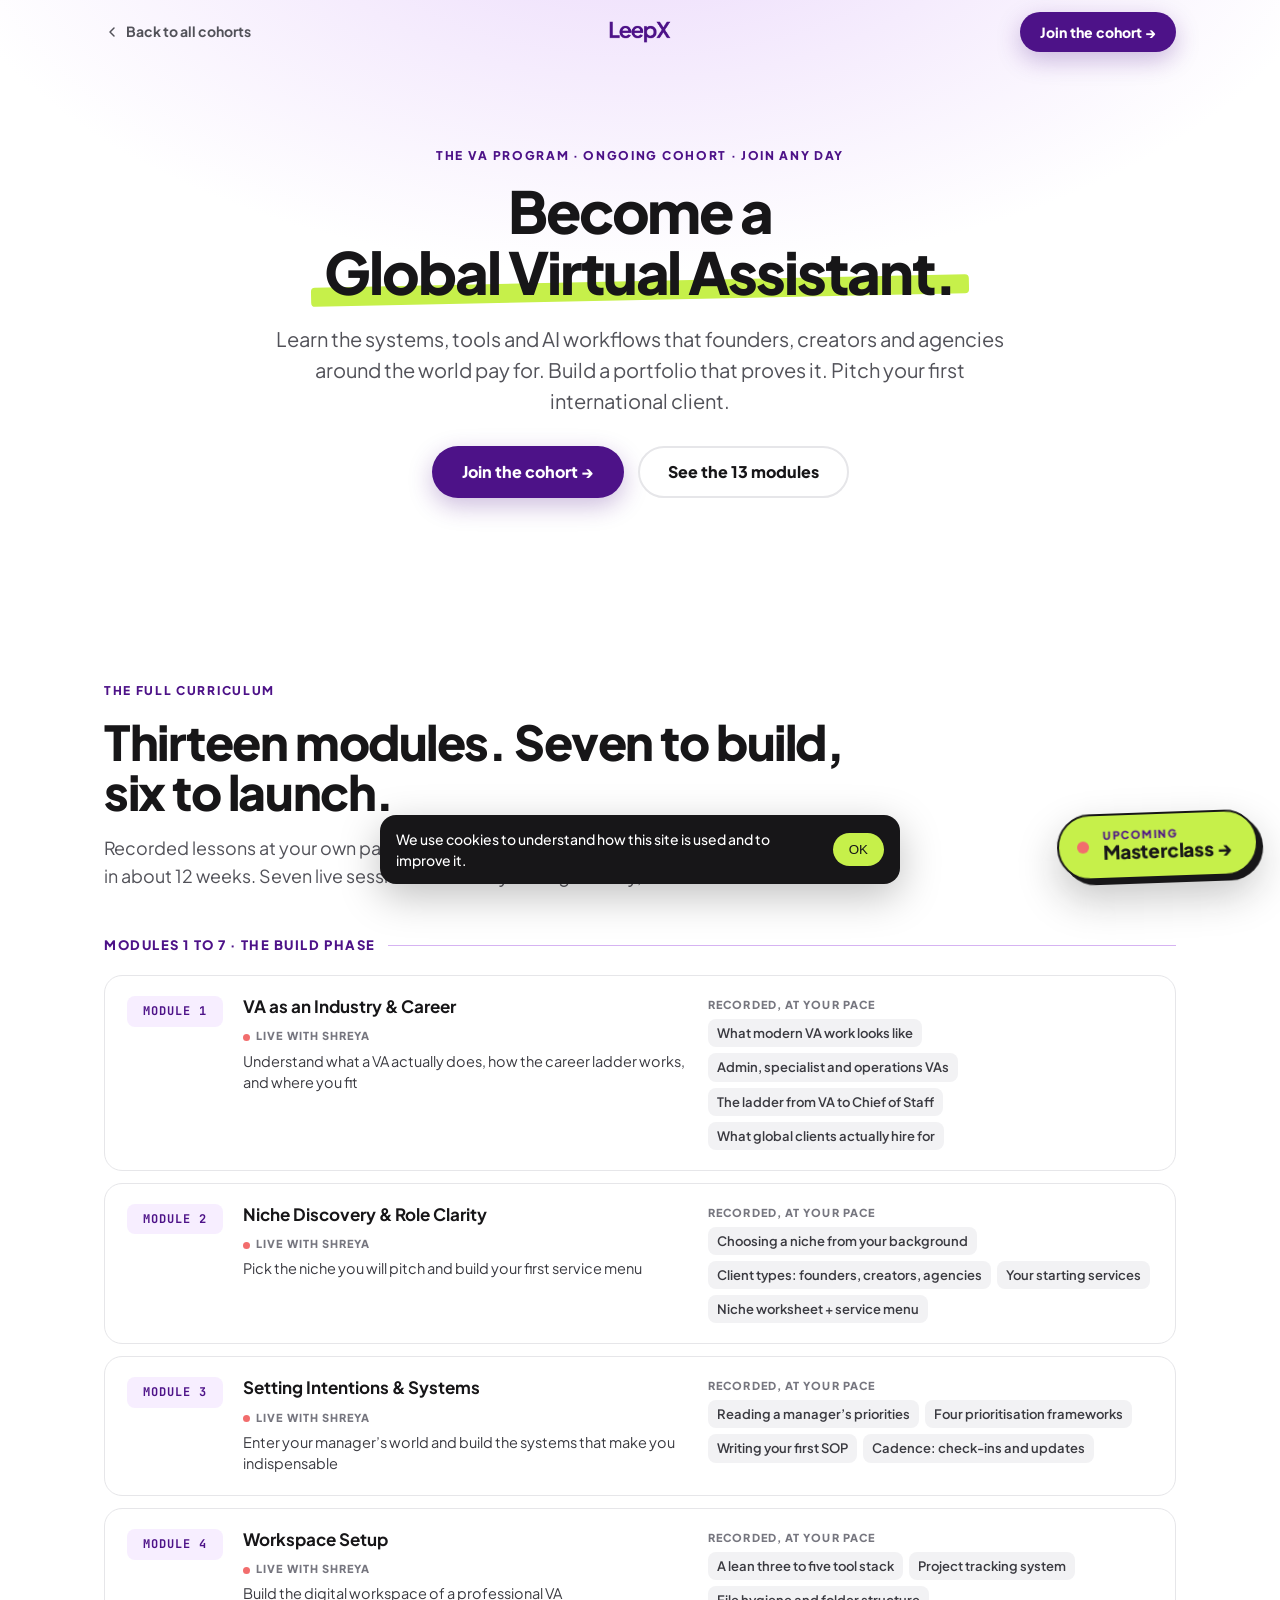
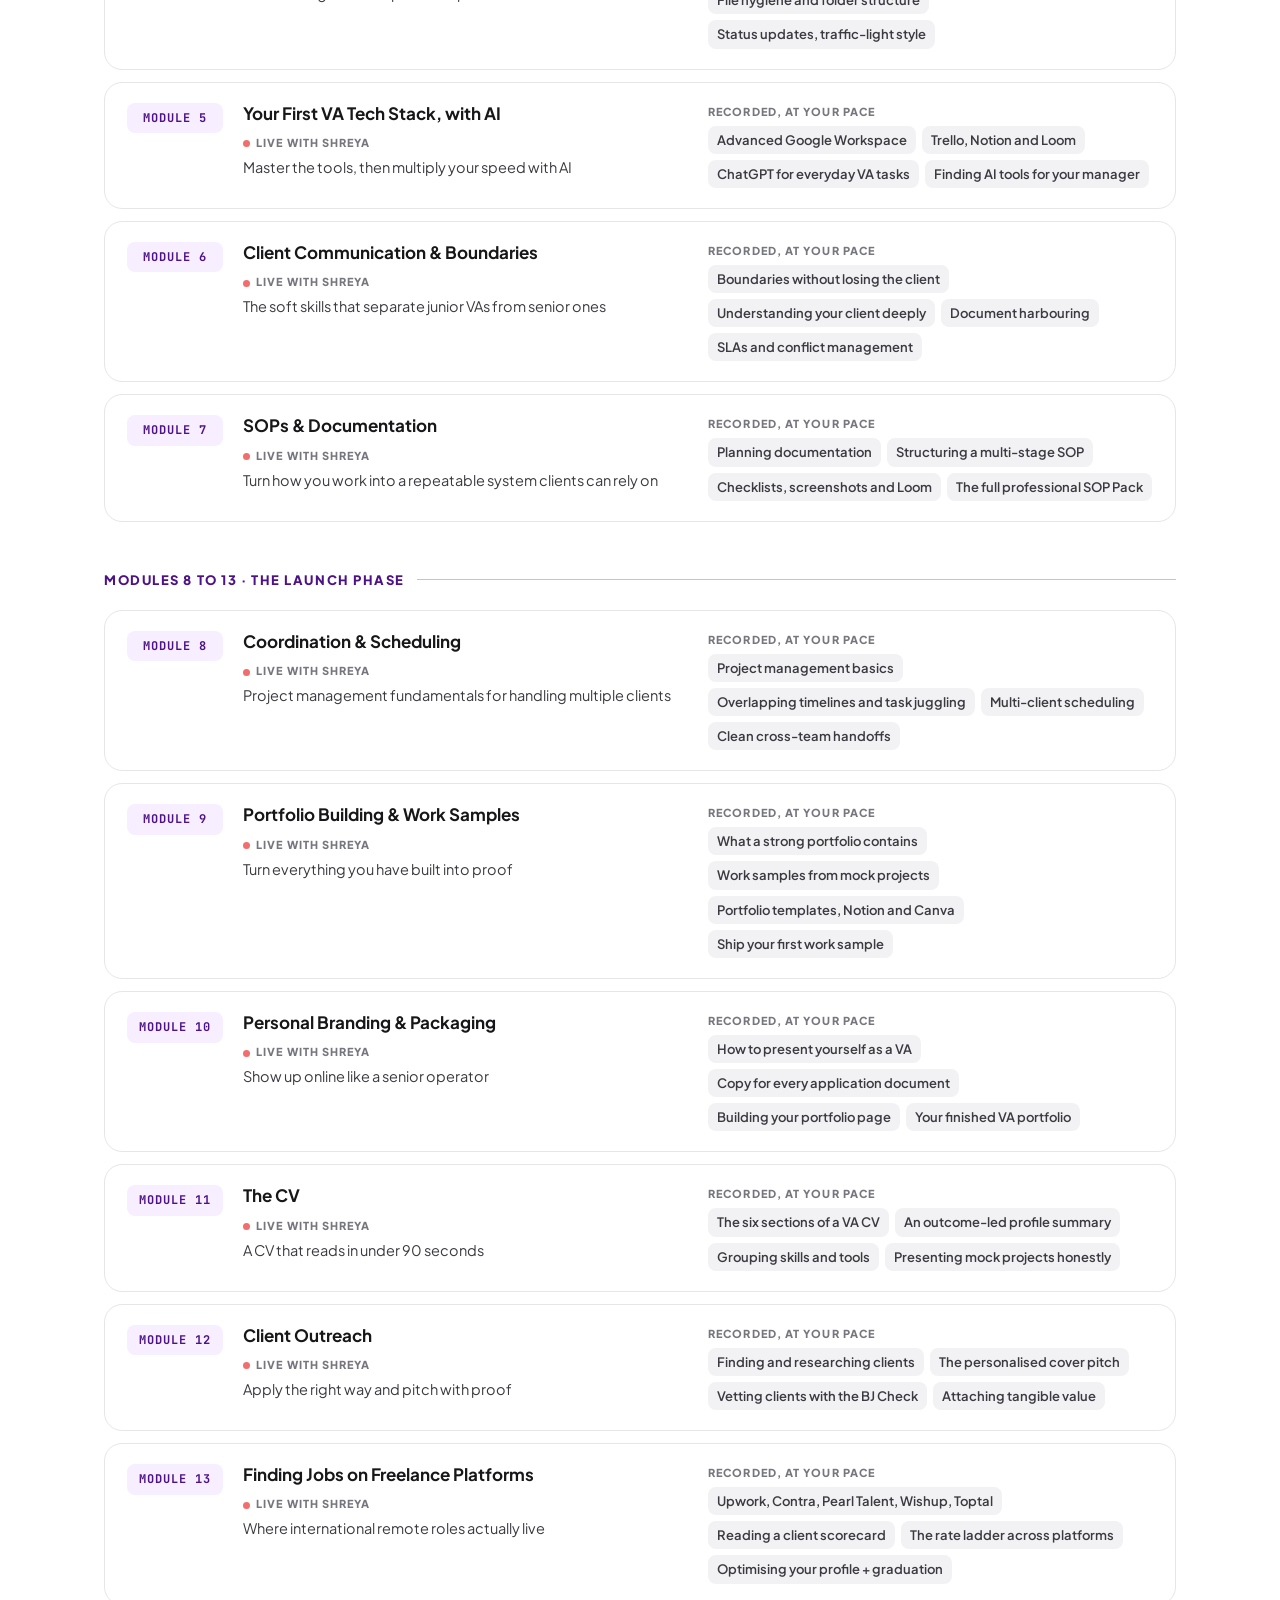
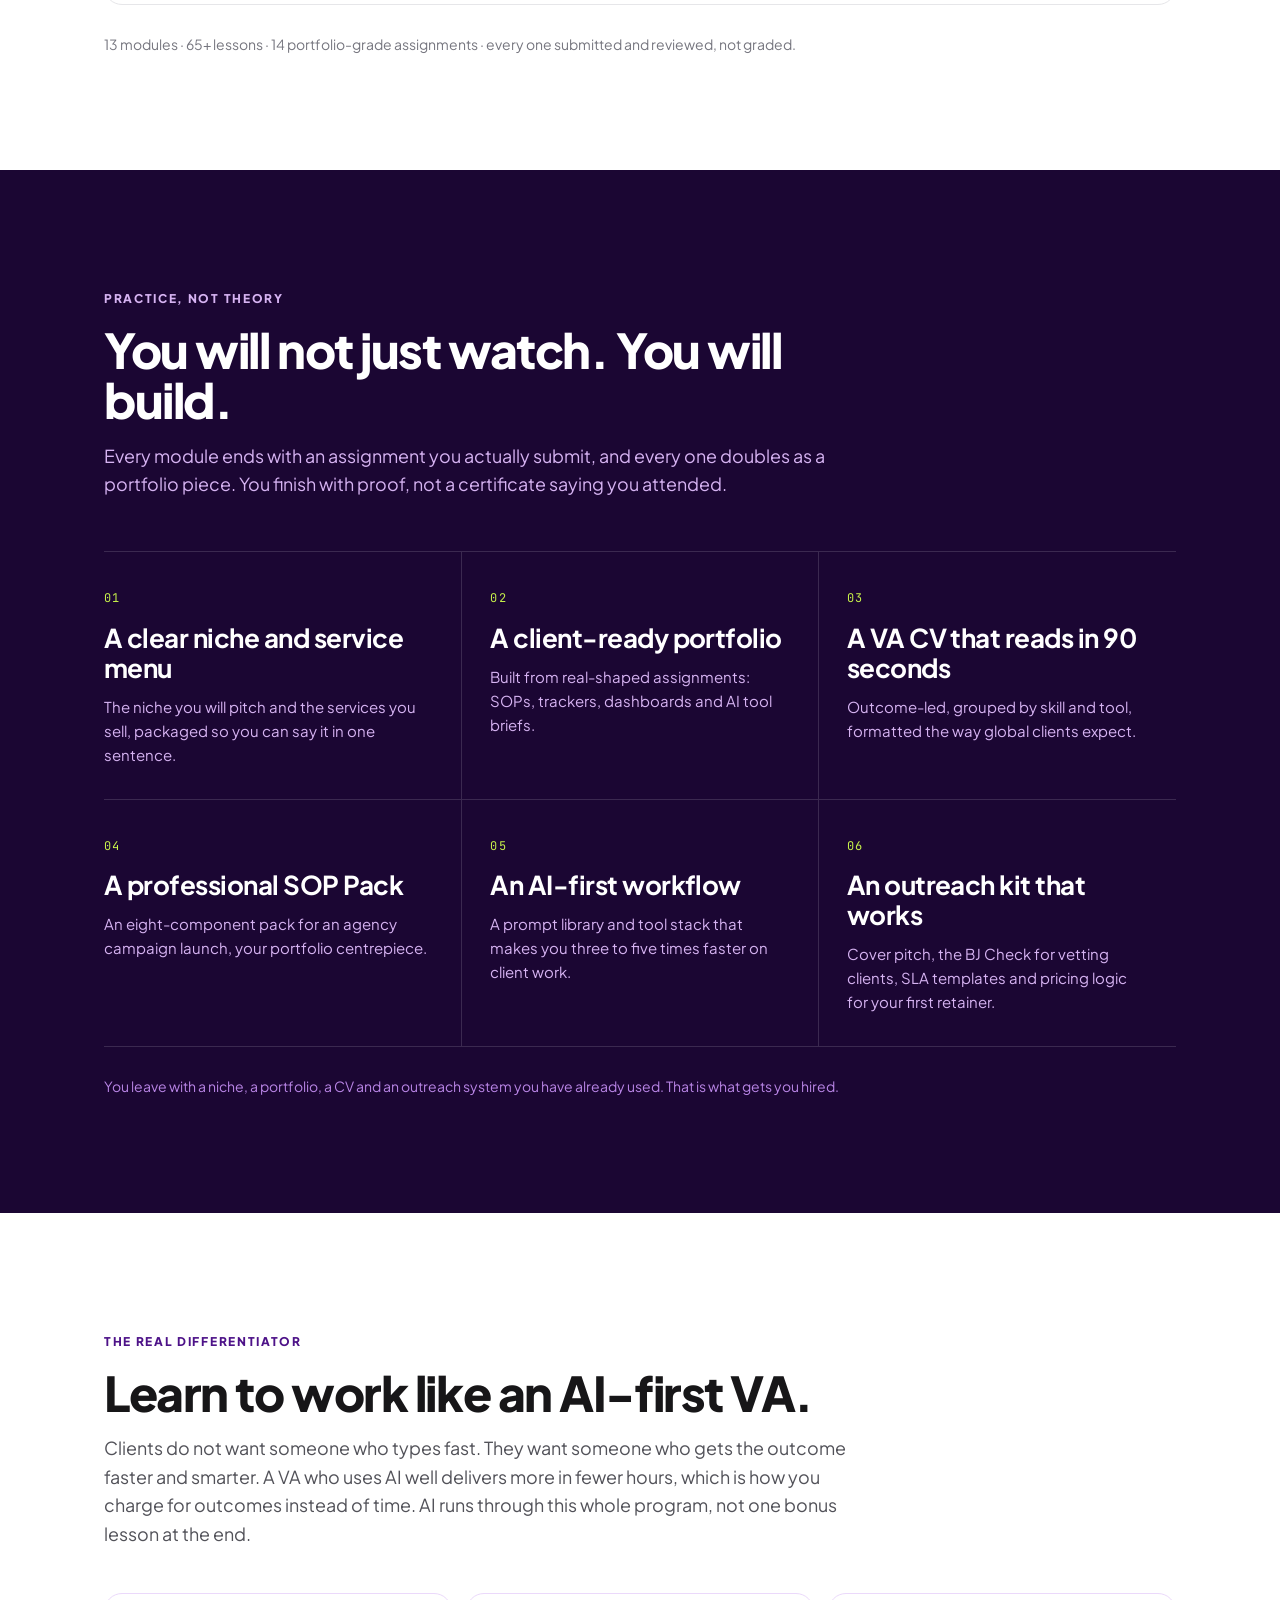
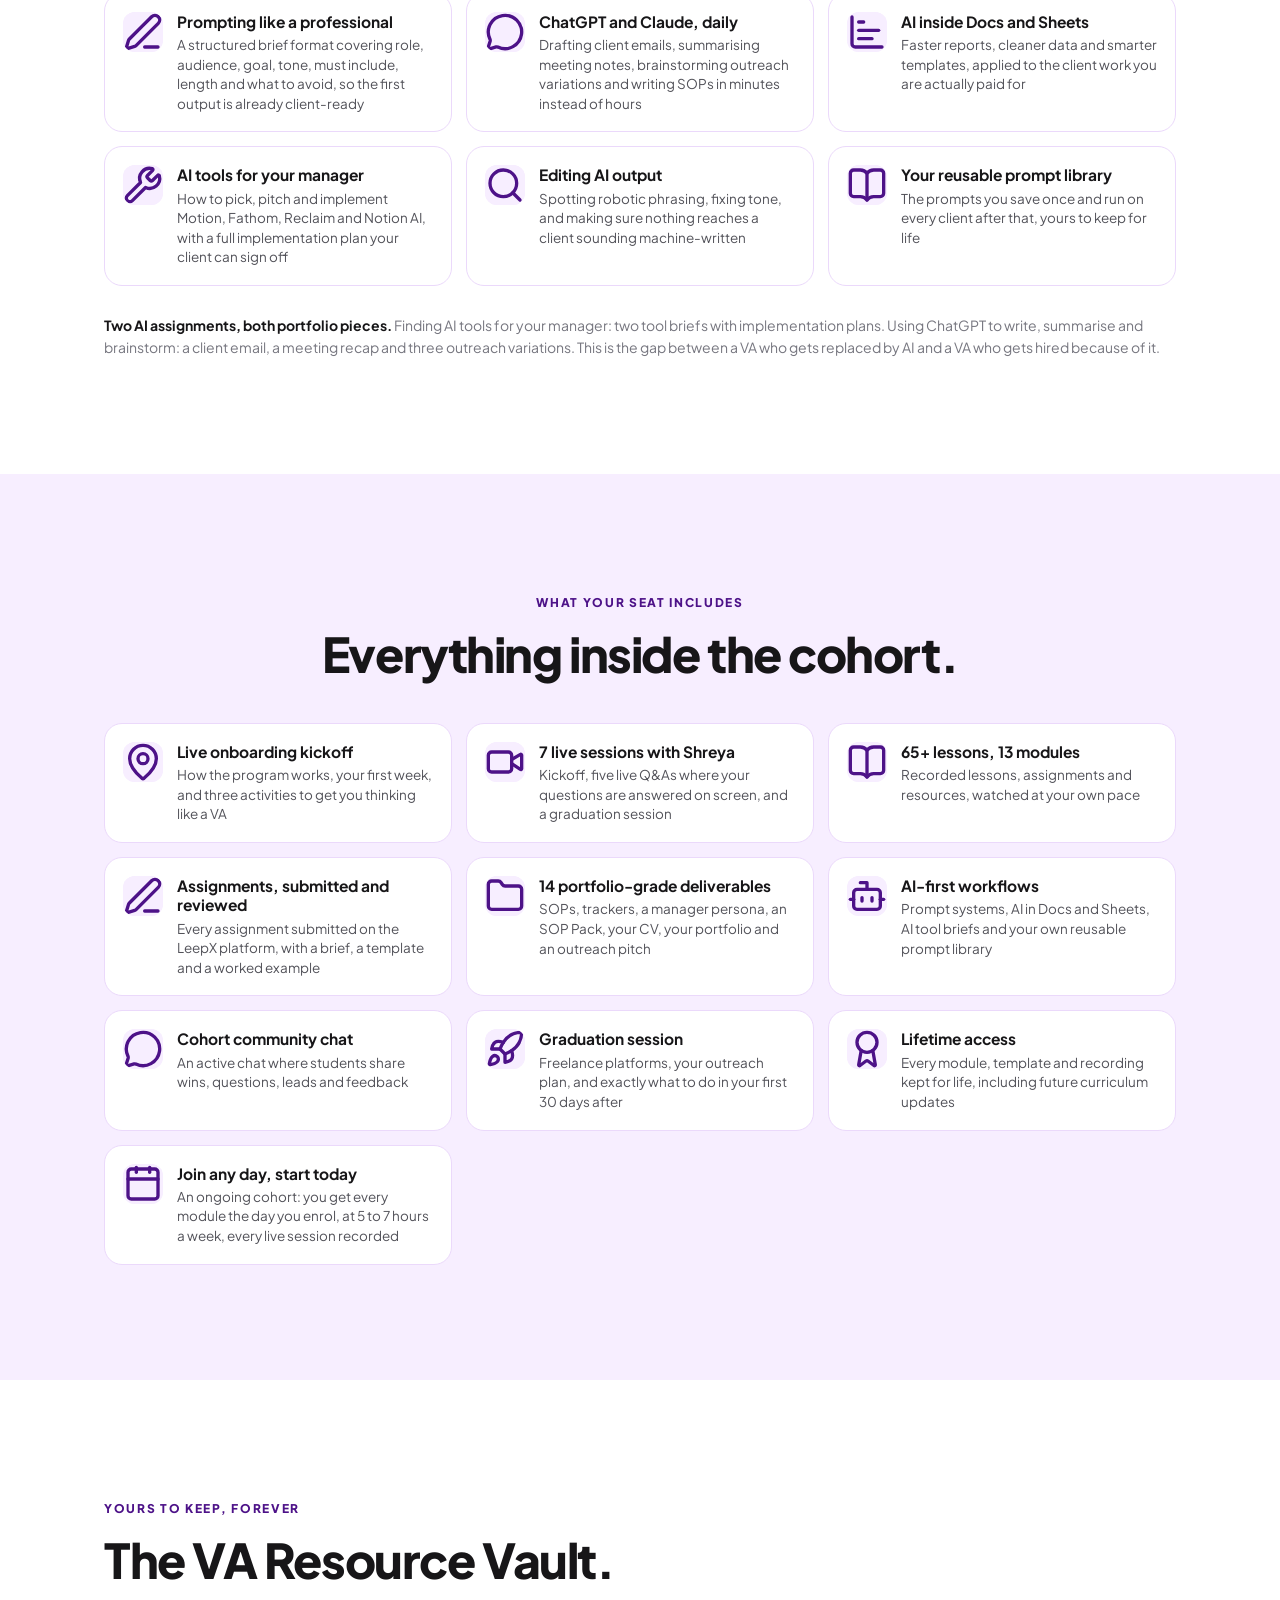
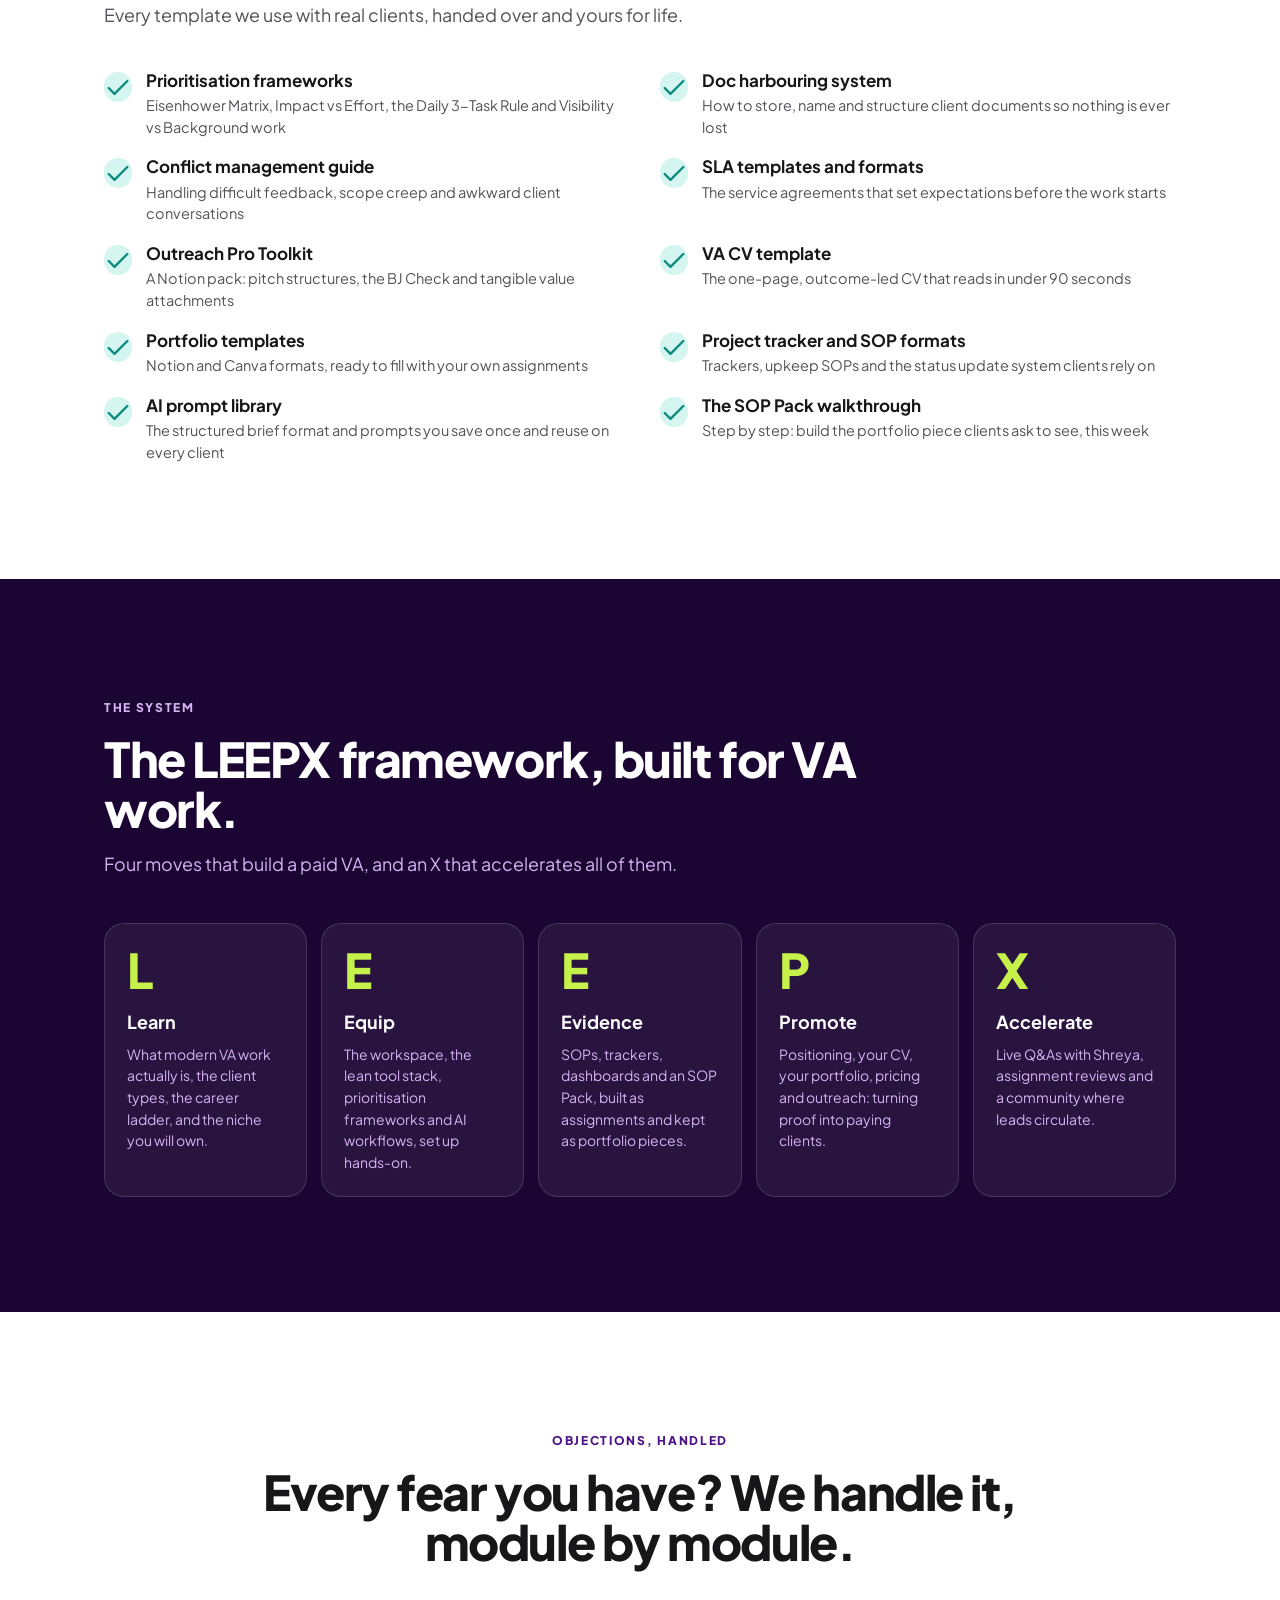
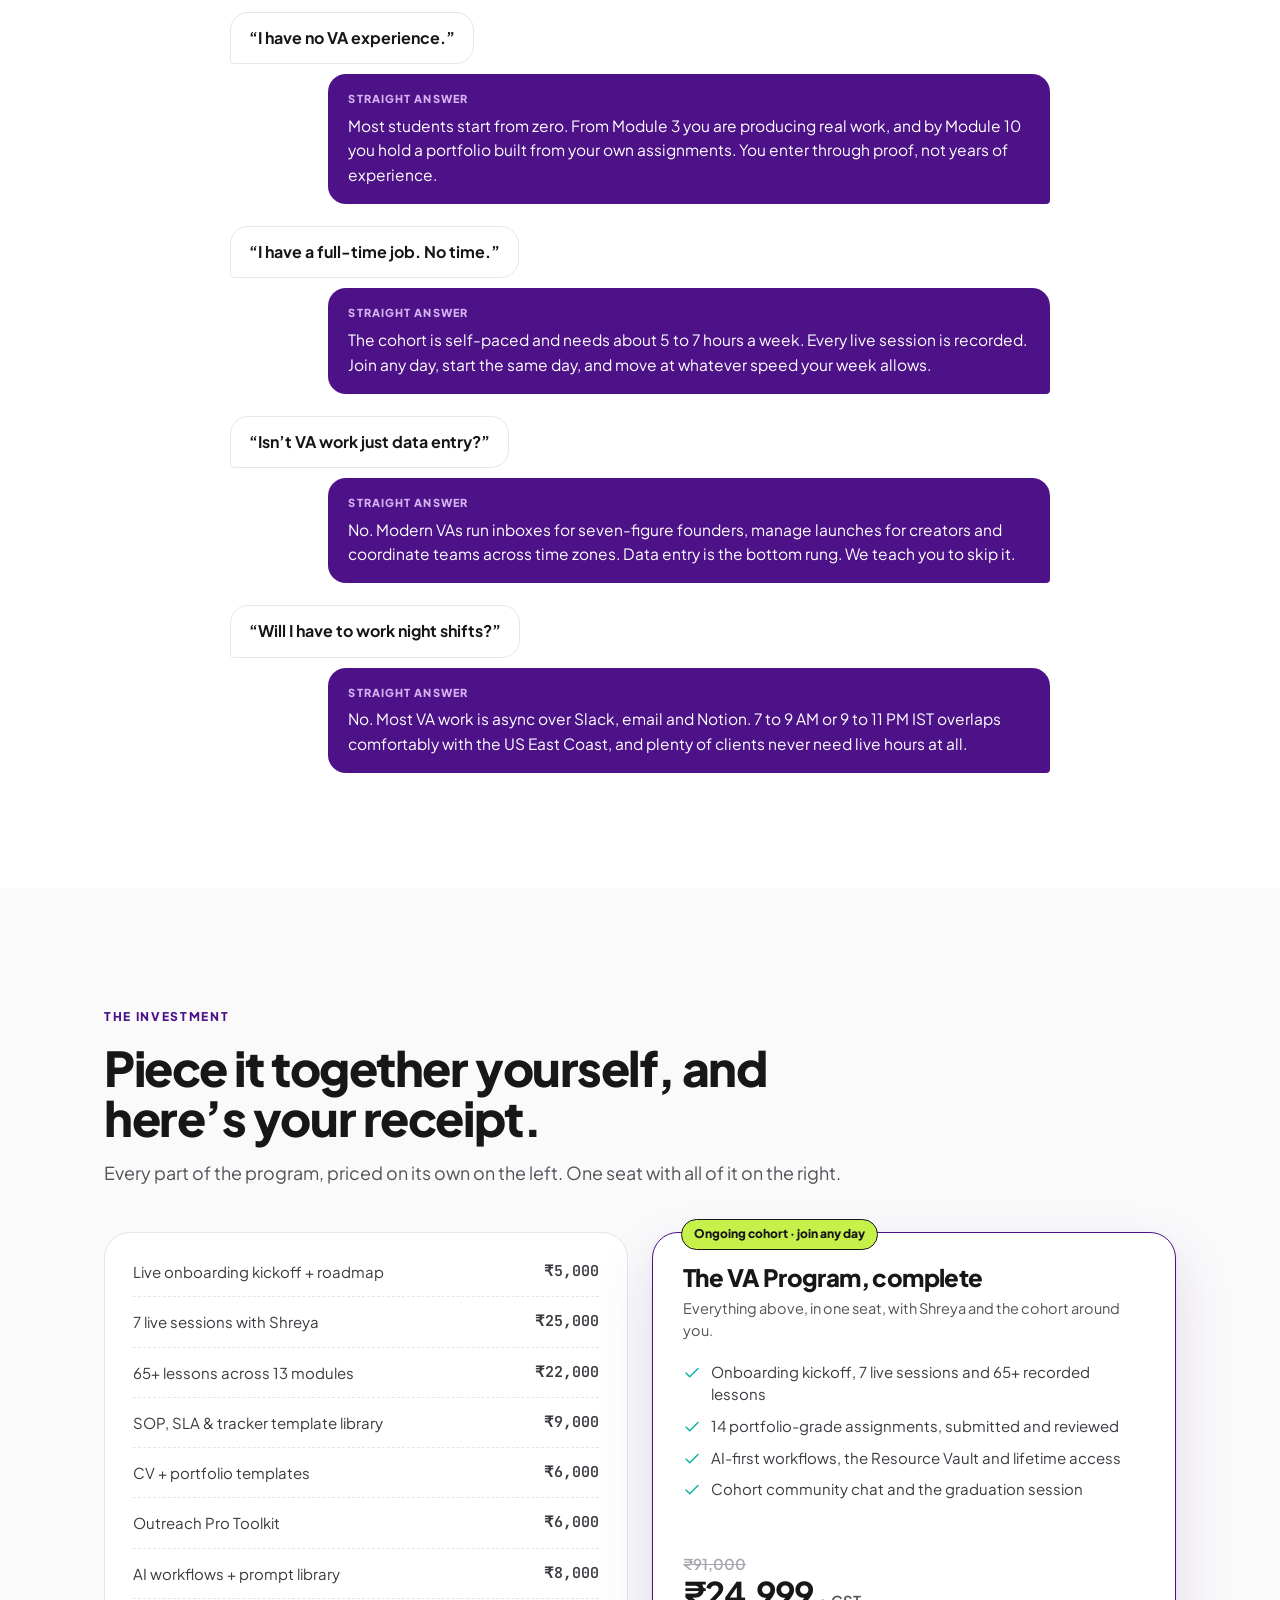
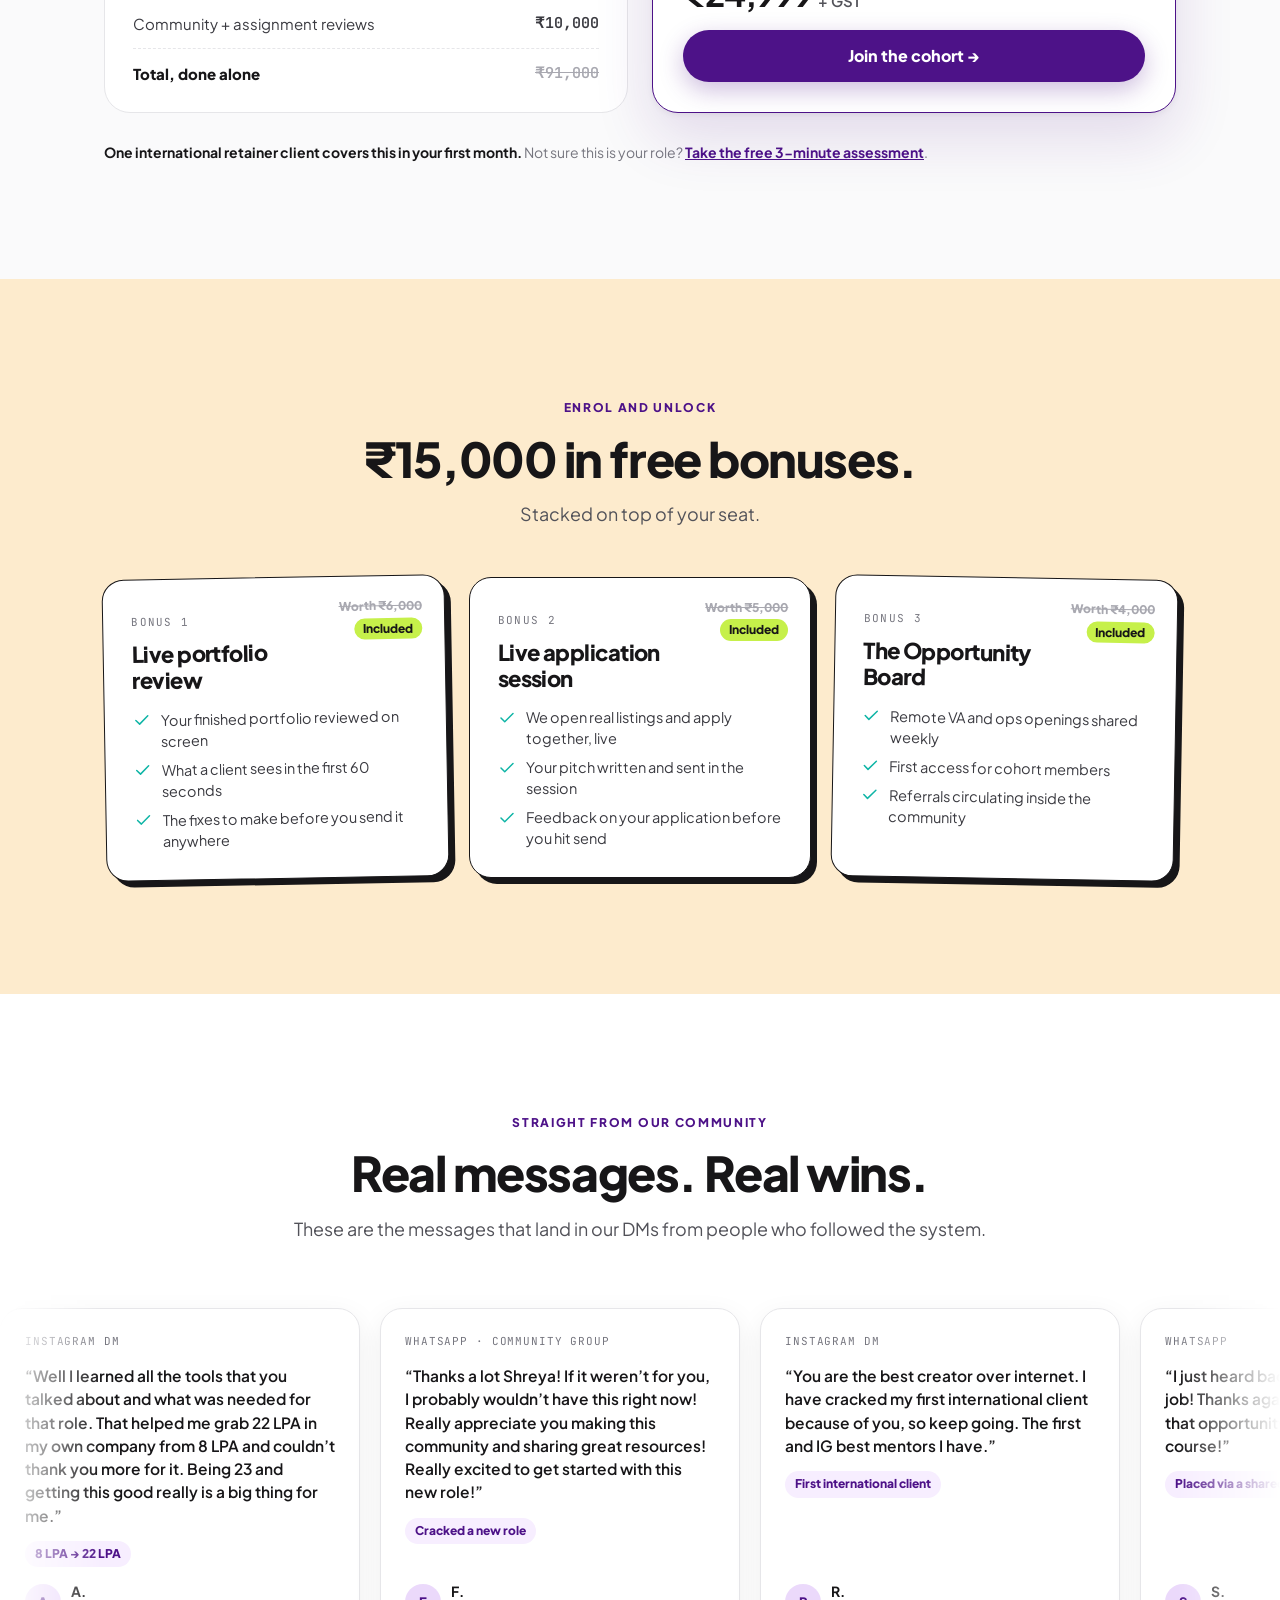
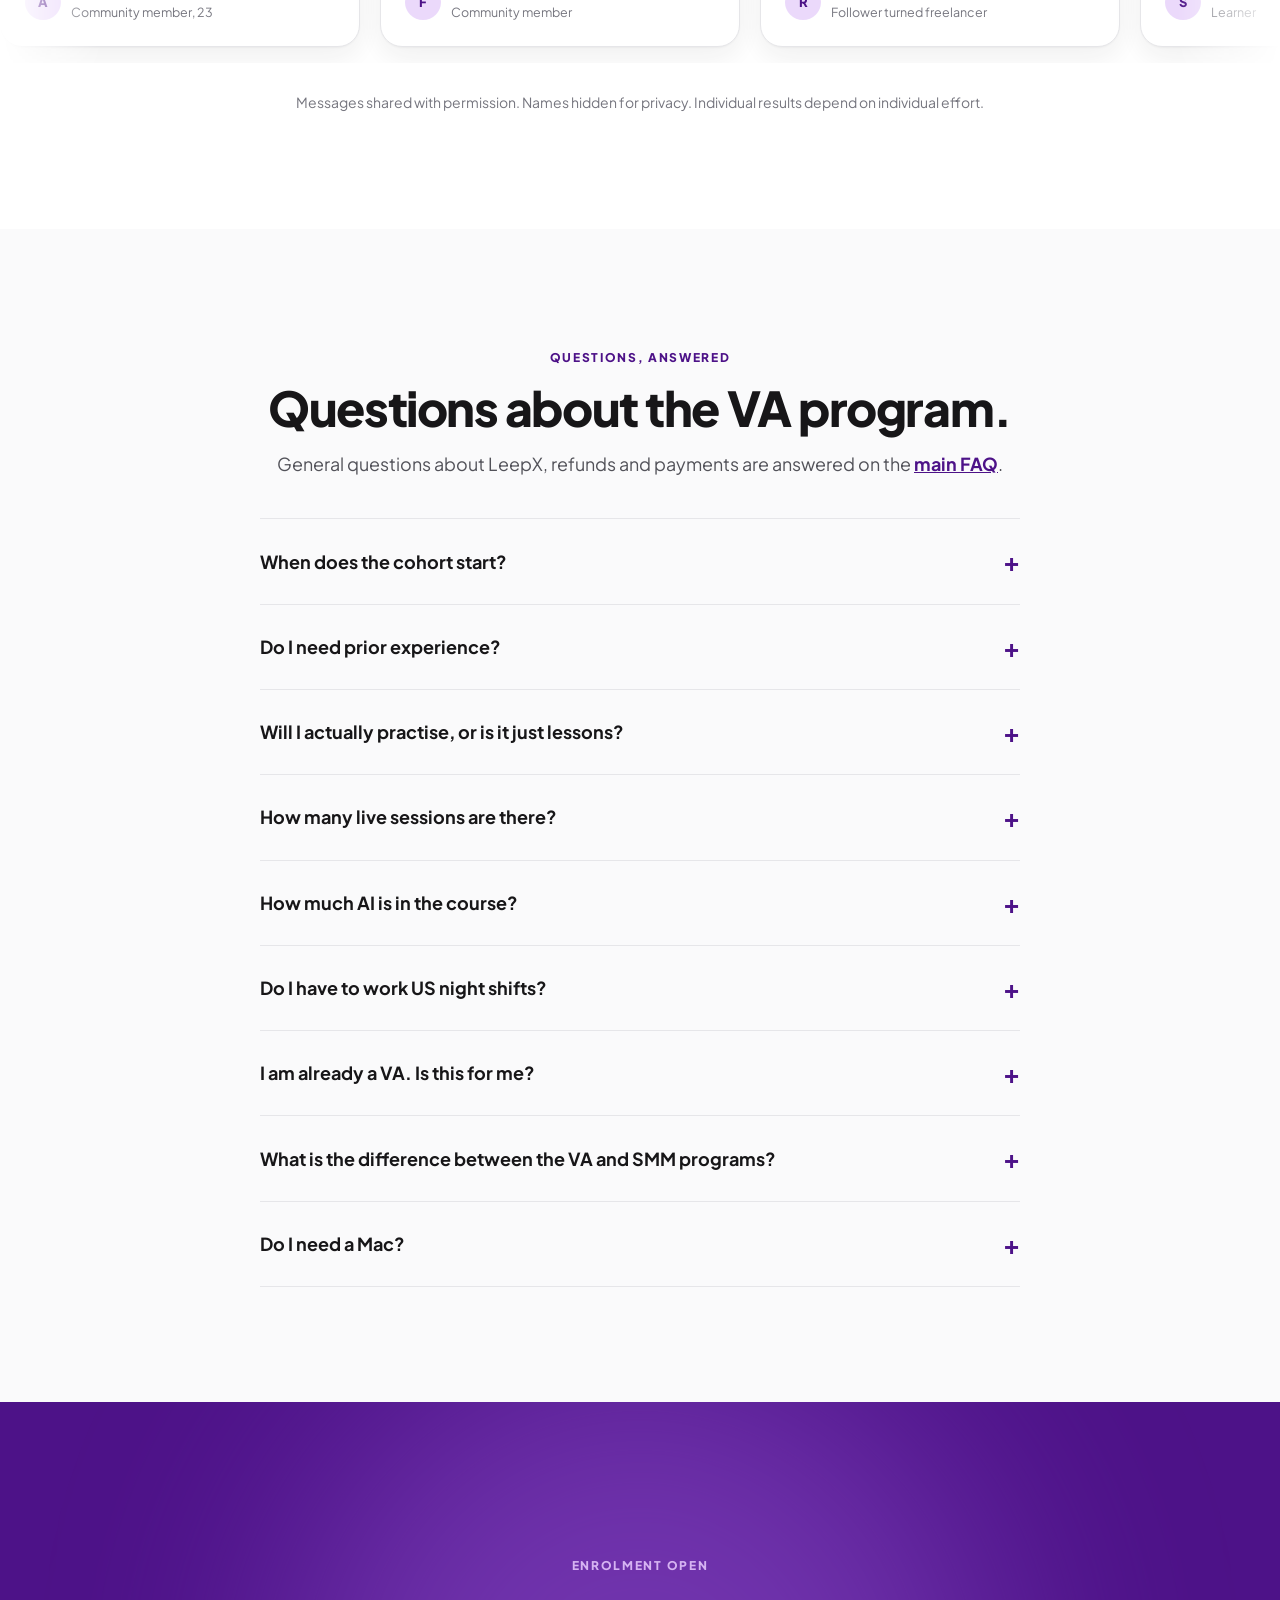
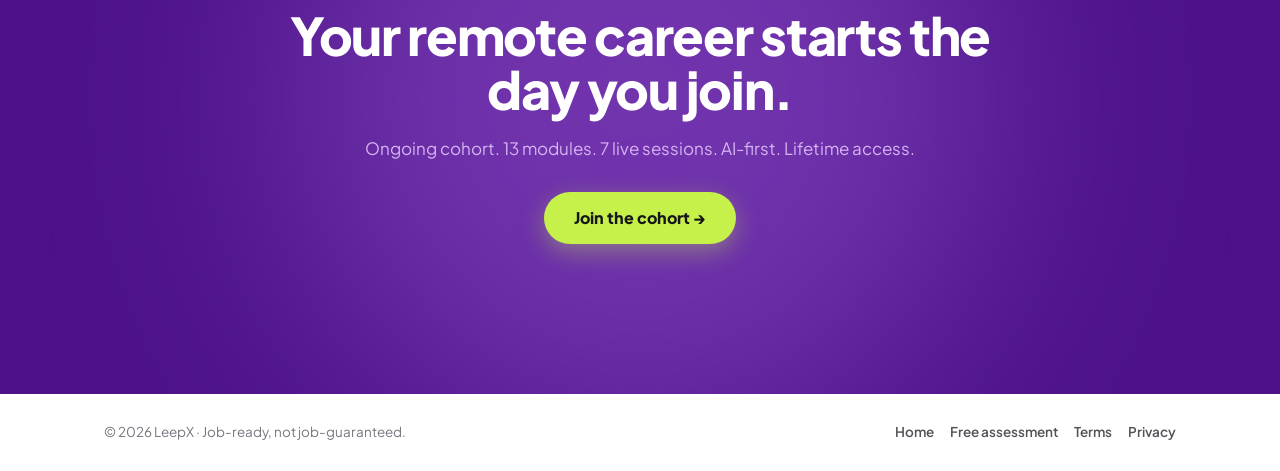
<file: site/virtual-assistant.html>
<!DOCTYPE html>
<html lang="en">
<head>
<meta charset="UTF-8" />
<meta name="viewport" content="width=device-width, initial-scale=1.0" />
<title>Become a Global Virtual Assistant · ongoing cohort · LeepX</title>
<meta name="description" content="Thirteen modules, seven live sessions with Shreya, 65+ lessons and 14 portfolio-grade assignments. AI-first workflows, lifetime access, join any day." />
<meta property="og:title" content="Become a Global Virtual Assistant · ongoing cohort · LeepX" />
<meta property="og:description" content="Thirteen modules, seven live sessions with Shreya, 65+ lessons and 14 portfolio-grade assignments. AI-first workflows, lifetime access, join any day." />
<meta property="og:image" content="https://theleepx.com/assets/hero-poster.jpg" />
<link rel="icon" href="favicon.ico" sizes="any" />
<link rel="icon" type="image/png" sizes="32x32" href="assets/favicon-32.png" />
<link rel="icon" type="image/png" sizes="192x192" href="assets/favicon-192.png" />
<link rel="apple-touch-icon" href="assets/apple-touch-icon.png" />
<link rel="preconnect" href="https://fonts.googleapis.com" /><link rel="preconnect" href="https://fonts.gstatic.com" crossorigin />
<link href="https://fonts.googleapis.com/css2?family=Plus+Jakarta+Sans:wght@400;500;600;700;800&family=JetBrains+Mono:wght@500;700&display=swap" rel="stylesheet" />
<link rel="stylesheet" href="css/leepx.css" />
<link rel="stylesheet" href="css/course.css" />
</head>
<body data-page="va">
<header class="ctop">
  <div class="in">
    <a class="back" href="./#outcomes"><svg width="16" height="16" viewBox="0 0 24 24" fill="none" stroke="currentColor" stroke-width="2.2" stroke-linecap="round" stroke-linejoin="round" aria-hidden="true"><path d="m15 18-6-6 6-6"/></svg><span>Back to all cohorts</span></a>
    <a class="logo" href="./" aria-label="LeepX home"><img src="assets/logo-primary.png" alt="LeepX" /></a>
    <a class="btn btn-primary btn-sm nav-enrol" href="#pricing">Join the cohort →</a>
  </div>
</header>


<section class="chero compact" id="top">
  <div class="wrap">
    <span class="eyebrow">The VA Program · ongoing cohort · join any day</span>
    <h1>Become a <span class="hl">Global Virtual Assistant.</span></h1>
    <p class="lead">Learn the systems, tools and AI workflows that founders, creators and agencies around the world pay for. Build a portfolio that proves it. Pitch your first international client.</p>
    <div class="acts"><a class="btn btn-primary" href="#pricing">Join the cohort →</a><a class="btn btn-ghost" href="#schedule">See the 13 modules</a></div>
  </div>
</section>

<section class="sec" id="schedule">
  <div class="wrap">
    <div class="head"><span class="eyebrow">The full curriculum</span><h2>Thirteen modules. Seven to build, six to launch.</h2><p>Recorded lessons at your own pace, about 5 to 7 hours a week. One module a week finishes in about 12 weeks. Seven live sessions with Shreya along the way, all recorded.</p></div>
    <div class="weeks"><div class="phase">Modules 1 to 7 · the build phase</div><div class="wk reveal"><span class="n">MODULE 1</span><div><b>VA as an Industry &amp; Career</b><div style="margin-top:10px"><div class="l live">Live with Shreya</div><p>Understand what a VA actually does, how the career ladder works, and where you fit</p></div></div><div><div class="l">Recorded, at your pace</div><ul><li>What modern VA work looks like</li><li>Admin, specialist and operations VAs</li><li>The ladder from VA to Chief of Staff</li><li>What global clients actually hire for</li></ul></div></div><div class="wk reveal"><span class="n">MODULE 2</span><div><b>Niche Discovery &amp; Role Clarity</b><div style="margin-top:10px"><div class="l live">Live with Shreya</div><p>Pick the niche you will pitch and build your first service menu</p></div></div><div><div class="l">Recorded, at your pace</div><ul><li>Choosing a niche from your background</li><li>Client types: founders, creators, agencies</li><li>Your starting services</li><li>Niche worksheet + service menu</li></ul></div></div><div class="wk reveal"><span class="n">MODULE 3</span><div><b>Setting Intentions &amp; Systems</b><div style="margin-top:10px"><div class="l live">Live with Shreya</div><p>Enter your manager’s world and build the systems that make you indispensable</p></div></div><div><div class="l">Recorded, at your pace</div><ul><li>Reading a manager’s priorities</li><li>Four prioritisation frameworks</li><li>Writing your first SOP</li><li>Cadence: check-ins and updates</li></ul></div></div><div class="wk reveal"><span class="n">MODULE 4</span><div><b>Workspace Setup</b><div style="margin-top:10px"><div class="l live">Live with Shreya</div><p>Build the digital workspace of a professional VA</p></div></div><div><div class="l">Recorded, at your pace</div><ul><li>A lean three to five tool stack</li><li>Project tracking system</li><li>File hygiene and folder structure</li><li>Status updates, traffic-light style</li></ul></div></div><div class="wk reveal"><span class="n">MODULE 5</span><div><b>Your First VA Tech Stack, with AI</b><div style="margin-top:10px"><div class="l live">Live with Shreya</div><p>Master the tools, then multiply your speed with AI</p></div></div><div><div class="l">Recorded, at your pace</div><ul><li>Advanced Google Workspace</li><li>Trello, Notion and Loom</li><li>ChatGPT for everyday VA tasks</li><li>Finding AI tools for your manager</li></ul></div></div><div class="wk reveal"><span class="n">MODULE 6</span><div><b>Client Communication &amp; Boundaries</b><div style="margin-top:10px"><div class="l live">Live with Shreya</div><p>The soft skills that separate junior VAs from senior ones</p></div></div><div><div class="l">Recorded, at your pace</div><ul><li>Boundaries without losing the client</li><li>Understanding your client deeply</li><li>Document harbouring</li><li>SLAs and conflict management</li></ul></div></div><div class="wk reveal"><span class="n">MODULE 7</span><div><b>SOPs &amp; Documentation</b><div style="margin-top:10px"><div class="l live">Live with Shreya</div><p>Turn how you work into a repeatable system clients can rely on</p></div></div><div><div class="l">Recorded, at your pace</div><ul><li>Planning documentation</li><li>Structuring a multi-stage SOP</li><li>Checklists, screenshots and Loom</li><li>The full professional SOP Pack</li></ul></div></div><div class="phase">Modules 8 to 13 · the launch phase</div><div class="wk reveal"><span class="n">MODULE 8</span><div><b>Coordination &amp; Scheduling</b><div style="margin-top:10px"><div class="l live">Live with Shreya</div><p>Project management fundamentals for handling multiple clients</p></div></div><div><div class="l">Recorded, at your pace</div><ul><li>Project management basics</li><li>Overlapping timelines and task juggling</li><li>Multi-client scheduling</li><li>Clean cross-team handoffs</li></ul></div></div><div class="wk reveal"><span class="n">MODULE 9</span><div><b>Portfolio Building &amp; Work Samples</b><div style="margin-top:10px"><div class="l live">Live with Shreya</div><p>Turn everything you have built into proof</p></div></div><div><div class="l">Recorded, at your pace</div><ul><li>What a strong portfolio contains</li><li>Work samples from mock projects</li><li>Portfolio templates, Notion and Canva</li><li>Ship your first work sample</li></ul></div></div><div class="wk reveal"><span class="n">MODULE 10</span><div><b>Personal Branding &amp; Packaging</b><div style="margin-top:10px"><div class="l live">Live with Shreya</div><p>Show up online like a senior operator</p></div></div><div><div class="l">Recorded, at your pace</div><ul><li>How to present yourself as a VA</li><li>Copy for every application document</li><li>Building your portfolio page</li><li>Your finished VA portfolio</li></ul></div></div><div class="wk reveal"><span class="n">MODULE 11</span><div><b>The CV</b><div style="margin-top:10px"><div class="l live">Live with Shreya</div><p>A CV that reads in under 90 seconds</p></div></div><div><div class="l">Recorded, at your pace</div><ul><li>The six sections of a VA CV</li><li>An outcome-led profile summary</li><li>Grouping skills and tools</li><li>Presenting mock projects honestly</li></ul></div></div><div class="wk reveal"><span class="n">MODULE 12</span><div><b>Client Outreach</b><div style="margin-top:10px"><div class="l live">Live with Shreya</div><p>Apply the right way and pitch with proof</p></div></div><div><div class="l">Recorded, at your pace</div><ul><li>Finding and researching clients</li><li>The personalised cover pitch</li><li>Vetting clients with the BJ Check</li><li>Attaching tangible value</li></ul></div></div><div class="wk reveal"><span class="n">MODULE 13</span><div><b>Finding Jobs on Freelance Platforms</b><div style="margin-top:10px"><div class="l live">Live with Shreya</div><p>Where international remote roles actually live</p></div></div><div><div class="l">Recorded, at your pace</div><ul><li>Upwork, Contra, Pearl Talent, Wishup, Toptal</li><li>Reading a client scorecard</li><li>The rate ladder across platforms</li><li>Optimising your profile + graduation</li></ul></div></div></div>
    <p class="note">13 modules · 65+ lessons · 14 portfolio-grade assignments · every one submitted and reviewed, not graded.</p>
  </div>
</section>

<section class="sec dark" id="build">
  <div class="wrap">
    <div class="head"><span class="eyebrow light">Practice, not theory</span><h2>You will not just watch. You will build.</h2><p>Every module ends with an assignment you actually submit, and every one doubles as a portfolio piece. You finish with proof, not a certificate saying you attended.</p></div>
    <div class="steps"><div class="step reveal"><span class="num">01</span><b>A clear niche and service menu</b><p>The niche you will pitch and the services you sell, packaged so you can say it in one sentence.</p></div><div class="step reveal"><span class="num">02</span><b>A client-ready portfolio</b><p>Built from real-shaped assignments: SOPs, trackers, dashboards and AI tool briefs.</p></div><div class="step reveal"><span class="num">03</span><b>A VA CV that reads in 90 seconds</b><p>Outcome-led, grouped by skill and tool, formatted the way global clients expect.</p></div><div class="step reveal"><span class="num">04</span><b>A professional SOP Pack</b><p>An eight-component pack for an agency campaign launch, your portfolio centrepiece.</p></div><div class="step reveal"><span class="num">05</span><b>An AI-first workflow</b><p>A prompt library and tool stack that makes you three to five times faster on client work.</p></div><div class="step reveal"><span class="num">06</span><b>An outreach kit that works</b><p>Cover pitch, the BJ Check for vetting clients, SLA templates and pricing logic for your first retainer.</p></div></div>
    <p class="note">You leave with a niche, a portfolio, a CV and an outreach system you have already used. That is what gets you hired.</p>
  </div>
</section>

<section class="sec" id="ai">
  <div class="wrap">
    <div class="head"><span class="eyebrow">The real differentiator</span><h2>Learn to work like an AI-first VA.</h2><p>Clients do not want someone who types fast. They want someone who gets the outcome faster and smarter. A VA who uses AI well delivers more in fewer hours, which is how you charge for outcomes instead of time. AI runs through this whole program, not one bonus lesson at the end.</p></div>
    <div class="inc reveal"><div><i class="ic" data-ic="pen-line"></i><div><b>Prompting like a professional</b><small>A structured brief format covering role, audience, goal, tone, must include, length and what to avoid, so the first output is already client-ready</small></div></div><div><i class="ic" data-ic="message-circle"></i><div><b>ChatGPT and Claude, daily</b><small>Drafting client emails, summarising meeting notes, brainstorming outreach variations and writing SOPs in minutes instead of hours</small></div></div><div><i class="ic" data-ic="chart-bar"></i><div><b>AI inside Docs and Sheets</b><small>Faster reports, cleaner data and smarter templates, applied to the client work you are actually paid for</small></div></div><div><i class="ic" data-ic="wrench"></i><div><b>AI tools for your manager</b><small>How to pick, pitch and implement Motion, Fathom, Reclaim and Notion AI, with a full implementation plan your client can sign off</small></div></div><div><i class="ic" data-ic="search"></i><div><b>Editing AI output</b><small>Spotting robotic phrasing, fixing tone, and making sure nothing reaches a client sounding machine-written</small></div></div><div><i class="ic" data-ic="book-open"></i><div><b>Your reusable prompt library</b><small>The prompts you save once and run on every client after that, yours to keep for life</small></div></div></div>
    <p class="note"><b style="color:var(--ink)">Two AI assignments, both portfolio pieces.</b> Finding AI tools for your manager: two tool briefs with implementation plans. Using ChatGPT to write, summarise and brainstorm: a client email, a meeting recap and three outreach variations. This is the gap between a VA who gets replaced by AI and a VA who gets hired because of it.</p>
  </div>
</section>

<section class="sec lilac" id="inside">
  <div class="wrap">
    <div class="head c"><span class="eyebrow">What your seat includes</span><h2>Everything inside the cohort.</h2></div>
    <div class="inc reveal"><div><i class="ic" data-ic="map-pin"></i><div><b>Live onboarding kickoff</b><small>How the program works, your first week, and three activities to get you thinking like a VA</small></div></div><div><i class="ic" data-ic="video"></i><div><b>7 live sessions with Shreya</b><small>Kickoff, five live Q&amp;As where your questions are answered on screen, and a graduation session</small></div></div><div><i class="ic" data-ic="book-open"></i><div><b>65+ lessons, 13 modules</b><small>Recorded lessons, assignments and resources, watched at your own pace</small></div></div><div><i class="ic" data-ic="pen-line"></i><div><b>Assignments, submitted and reviewed</b><small>Every assignment submitted on the LeepX platform, with a brief, a template and a worked example</small></div></div><div><i class="ic" data-ic="folder"></i><div><b>14 portfolio-grade deliverables</b><small>SOPs, trackers, a manager persona, an SOP Pack, your CV, your portfolio and an outreach pitch</small></div></div><div><i class="ic" data-ic="bot"></i><div><b>AI-first workflows</b><small>Prompt systems, AI in Docs and Sheets, AI tool briefs and your own reusable prompt library</small></div></div><div><i class="ic" data-ic="message-circle"></i><div><b>Cohort community chat</b><small>An active chat where students share wins, questions, leads and feedback</small></div></div><div><i class="ic" data-ic="rocket"></i><div><b>Graduation session</b><small>Freelance platforms, your outreach plan, and exactly what to do in your first 30 days after</small></div></div><div><i class="ic" data-ic="award"></i><div><b>Lifetime access</b><small>Every module, template and recording kept for life, including future curriculum updates</small></div></div><div><i class="ic" data-ic="calendar"></i><div><b>Join any day, start today</b><small>An ongoing cohort: you get every module the day you enrol, at 5 to 7 hours a week, every live session recorded</small></div></div></div>
  </div>
</section>

<section class="sec" id="vault">
  <div class="wrap">
    <div class="head"><span class="eyebrow">Yours to keep, forever</span><h2>The VA Resource Vault.</h2><p>Every template we use with real clients, handed over and yours for life.</p></div>
    <ul class="ticks two reveal"><li><i class="ic" data-ic="check"></i><div><b>Prioritisation frameworks</b><p>Eisenhower Matrix, Impact vs Effort, the Daily 3-Task Rule and Visibility vs Background work</p></div></li><li><i class="ic" data-ic="check"></i><div><b>Doc harbouring system</b><p>How to store, name and structure client documents so nothing is ever lost</p></div></li><li><i class="ic" data-ic="check"></i><div><b>Conflict management guide</b><p>Handling difficult feedback, scope creep and awkward client conversations</p></div></li><li><i class="ic" data-ic="check"></i><div><b>SLA templates and formats</b><p>The service agreements that set expectations before the work starts</p></div></li><li><i class="ic" data-ic="check"></i><div><b>Outreach Pro Toolkit</b><p>A Notion pack: pitch structures, the BJ Check and tangible value attachments</p></div></li><li><i class="ic" data-ic="check"></i><div><b>VA CV template</b><p>The one-page, outcome-led CV that reads in under 90 seconds</p></div></li><li><i class="ic" data-ic="check"></i><div><b>Portfolio templates</b><p>Notion and Canva formats, ready to fill with your own assignments</p></div></li><li><i class="ic" data-ic="check"></i><div><b>Project tracker and SOP formats</b><p>Trackers, upkeep SOPs and the status update system clients rely on</p></div></li><li><i class="ic" data-ic="check"></i><div><b>AI prompt library</b><p>The structured brief format and prompts you save once and reuse on every client</p></div></li><li><i class="ic" data-ic="check"></i><div><b>The SOP Pack walkthrough</b><p>Step by step: build the portfolio piece clients ask to see, this week</p></div></li></ul>
  </div>
</section>

<section class="sec dark" id="system">
  <div class="wrap">
    <div class="head"><span class="eyebrow light">The system</span><h2>The LEEPX framework, built for VA work.</h2><p>Four moves that build a paid VA, and an X that accelerates all of them.</p></div>
    <div class="letters">
      <div class="letter reveal"><span class="big">L</span><b>Learn</b><p>What modern VA work actually is, the client types, the career ladder, and the niche you will own.</p></div>
      <div class="letter reveal"><span class="big">E</span><b>Equip</b><p>The workspace, the lean tool stack, prioritisation frameworks and AI workflows, set up hands-on.</p></div>
      <div class="letter reveal"><span class="big">E</span><b>Evidence</b><p>SOPs, trackers, dashboards and an SOP Pack, built as assignments and kept as portfolio pieces.</p></div>
      <div class="letter reveal"><span class="big">P</span><b>Promote</b><p>Positioning, your CV, your portfolio, pricing and outreach: turning proof into paying clients.</p></div>
      <div class="letter reveal"><span class="big">X</span><b>Accelerate</b><p>Live Q&amp;As with Shreya, assignment reviews and a community where leads circulate.</p></div>
    </div>
  </div>
</section>

<section class="sec" id="honest">
  <div class="wrap">
    <div class="head c"><span class="eyebrow">Objections, handled</span><h2>Every fear you have? We handle it, module by module.</h2></div>
    <div class="thread"><div class="qa reveal"><div class="ask">I have no VA experience.</div><div class="ans"><small>Straight answer</small>Most students start from zero. From Module 3 you are producing real work, and by Module 10 you hold a portfolio built from your own assignments. You enter through proof, not years of experience.</div></div><div class="qa reveal"><div class="ask">I have a full-time job. No time.</div><div class="ans"><small>Straight answer</small>The cohort is self-paced and needs about 5 to 7 hours a week. Every live session is recorded. Join any day, start the same day, and move at whatever speed your week allows.</div></div><div class="qa reveal"><div class="ask">Isn’t VA work just data entry?</div><div class="ans"><small>Straight answer</small>No. Modern VAs run inboxes for seven-figure founders, manage launches for creators and coordinate teams across time zones. Data entry is the bottom rung. We teach you to skip it.</div></div><div class="qa reveal"><div class="ask">Will I have to work night shifts?</div><div class="ans"><small>Straight answer</small>No. Most VA work is async over Slack, email and Notion. 7 to 9 AM or 9 to 11 PM IST overlaps comfortably with the US East Coast, and plenty of clients never need live hours at all.</div></div></div>
  </div>
</section>

<section class="sec soft" id="pricing">
  <div class="wrap">
    <div class="head"><span class="eyebrow">The investment</span><h2>Piece it together yourself, and here’s your receipt.</h2><p>Every part of the program, priced on its own on the left. One seat with all of it on the right.</p></div>
    <div class="price2">
    <div class="receipt reveal">
      <div><span>Live onboarding kickoff + roadmap</span><b>₹5,000</b></div>
      <div><span>7 live sessions with Shreya</span><b>₹25,000</b></div>
      <div><span>65+ lessons across 13 modules</span><b>₹22,000</b></div>
      <div><span>SOP, SLA & tracker template library</span><b>₹9,000</b></div>
      <div><span>CV + portfolio templates</span><b>₹6,000</b></div>
      <div><span>Outreach Pro Toolkit</span><b>₹6,000</b></div>
      <div><span>AI workflows + prompt library</span><b>₹8,000</b></div>
      <div><span>Community + assignment reviews</span><b>₹10,000</b></div>
      <div class="tot"><span>Total, done alone</span><b>₹91,000</b></div>
    </div>
    <div class="tiers single">
      <div class="tier hot reveal">
        <span class="pop">Ongoing cohort · join any day</span>
        <h3>The VA Program, complete</h3><p class="for">Everything above, in one seat, with Shreya and the cohort around you.</p>
        <ul><li><i class="ic" data-ic="check"></i><span>Onboarding kickoff, 7 live sessions and 65+ recorded lessons</span></li><li><i class="ic" data-ic="check"></i><span>14 portfolio-grade assignments, submitted and reviewed</span></li><li><i class="ic" data-ic="check"></i><span>AI-first workflows, the Resource Vault and lifetime access</span></li><li><i class="ic" data-ic="check"></i><span>Cohort community chat and the graduation session</span></li></ul>
        <div class="price"><s>₹91,000</s><b>₹24,999 <small>+ GST</small></b></div>
        <a class="btn btn-primary" href="https://academy.theleepx.com/l/f8d6f79725" target="_blank" rel="noopener" data-buy="va">Join the cohort →</a>
      </div>
    </div>
    </div>
    <p class="note"><b style="color:var(--ink)">One international retainer client covers this in your first month.</b> Not sure this is your role? <a href="assess" style="color:var(--purple);font-weight:700">Take the free 3-minute assessment</a>.</p>
  </div>
</section>

<section class="sec warm" id="bonus">
  <div class="wrap">
    <div class="head c"><span class="eyebrow">Enrol and unlock</span><h2>₹15,000 in free bonuses.</h2><p>Stacked on top of your seat.</p></div>
    <div class="tickets three">
      <div class="ticket reveal"><span class="tag">Bonus 1</span><h3>Live portfolio review</h3><span class="worth"><s>Worth ₹6,000</s><em>Included</em></span><ul><li><i class="ic" data-ic="check"></i><span>Your finished portfolio reviewed on screen</span></li><li><i class="ic" data-ic="check"></i><span>What a client sees in the first 60 seconds</span></li><li><i class="ic" data-ic="check"></i><span>The fixes to make before you send it anywhere</span></li></ul></div>
      <div class="ticket reveal"><span class="tag">Bonus 2</span><h3>Live application session</h3><span class="worth"><s>Worth ₹5,000</s><em>Included</em></span><ul><li><i class="ic" data-ic="check"></i><span>We open real listings and apply together, live</span></li><li><i class="ic" data-ic="check"></i><span>Your pitch written and sent in the session</span></li><li><i class="ic" data-ic="check"></i><span>Feedback on your application before you hit send</span></li></ul></div>
      <div class="ticket reveal"><span class="tag">Bonus 3</span><h3>The Opportunity Board</h3><span class="worth"><s>Worth ₹4,000</s><em>Included</em></span><ul><li><i class="ic" data-ic="check"></i><span>Remote VA and ops openings shared weekly</span></li><li><i class="ic" data-ic="check"></i><span>First access for cohort members</span></li><li><i class="ic" data-ic="check"></i><span>Referrals circulating inside the community</span></li></ul></div>
    </div>
  </div>
</section>

<section class="sec" id="voices">
  <div class="wrap">
    <div class="head c"><span class="eyebrow">Straight from our community</span><h2>Real messages. Real wins.</h2><p>These are the messages that land in our DMs from people who followed the system.</p></div>
  </div>
  <div class="carousel"><div class="car-track"><div class="q"><span class="src">Instagram DM</span><q>Well I learned all the tools that you talked about and what was needed for that role. That helped me grab 22 LPA in my own company from 8 LPA and couldn’t thank you more for it. Being 23 and getting this good really is a big thing for me.</q><span class="tag">8 LPA → 22 LPA</span><div class="who"><span class="av">A</span><div><b>A.</b><small>Community member, 23</small></div></div></div><div class="q"><span class="src">WhatsApp · community group</span><q>Thanks a lot Shreya! If it weren’t for you, I probably wouldn’t have this right now! Really appreciate you making this community and sharing great resources! Really excited to get started with this new role!</q><span class="tag">Cracked a new role</span><div class="who"><span class="av">F</span><div><b>F.</b><small>Community member</small></div></div></div><div class="q"><span class="src">Instagram DM</span><q>You are the best creator over internet. I have cracked my first international client because of you, so keep going. The first and IG best mentors I have.</q><span class="tag">First international client</span><div class="who"><span class="av">R</span><div><b>R.</b><small>Follower turned freelancer</small></div></div></div><div class="q"><span class="src">WhatsApp</span><q>I just heard back from them! I got the job! Thanks again for everything! Sharing that opportunity, conducting the crash course!</q><span class="tag">Placed via a shared opportunity</span><div class="who"><span class="av">S</span><div><b>S.</b><small>Learner</small></div></div></div><div class="q"><span class="src">WhatsApp</span><q>Hi Shreya, your course session was really very insightful and valuable, am glad that I joined and enrolled in. Appreciate how you put this much of efforts to help others gain clarity and direction through your rich experiences in this domain.</q><span class="tag">On the course sessions</span><div class="who"><span class="av">P</span><div><b>P.</b><small>Enrolled learner</small></div></div></div><div class="q"><span class="src">Instagram DM</span><q>Well I learned all the tools that you talked about and what was needed for that role. That helped me grab 22 LPA in my own company from 8 LPA and couldn’t thank you more for it. Being 23 and getting this good really is a big thing for me.</q><span class="tag">8 LPA → 22 LPA</span><div class="who"><span class="av">A</span><div><b>A.</b><small>Community member, 23</small></div></div></div><div class="q"><span class="src">WhatsApp · community group</span><q>Thanks a lot Shreya! If it weren’t for you, I probably wouldn’t have this right now! Really appreciate you making this community and sharing great resources! Really excited to get started with this new role!</q><span class="tag">Cracked a new role</span><div class="who"><span class="av">F</span><div><b>F.</b><small>Community member</small></div></div></div><div class="q"><span class="src">Instagram DM</span><q>You are the best creator over internet. I have cracked my first international client because of you, so keep going. The first and IG best mentors I have.</q><span class="tag">First international client</span><div class="who"><span class="av">R</span><div><b>R.</b><small>Follower turned freelancer</small></div></div></div><div class="q"><span class="src">WhatsApp</span><q>I just heard back from them! I got the job! Thanks again for everything! Sharing that opportunity, conducting the crash course!</q><span class="tag">Placed via a shared opportunity</span><div class="who"><span class="av">S</span><div><b>S.</b><small>Learner</small></div></div></div><div class="q"><span class="src">WhatsApp</span><q>Hi Shreya, your course session was really very insightful and valuable, am glad that I joined and enrolled in. Appreciate how you put this much of efforts to help others gain clarity and direction through your rich experiences in this domain.</q><span class="tag">On the course sessions</span><div class="who"><span class="av">P</span><div><b>P.</b><small>Enrolled learner</small></div></div></div></div></div>
  <div class="wrap"><p class="note center">Messages shared with permission. Names hidden for privacy. Individual results depend on individual effort.</p></div>
</section>

<section class="sec soft" id="faq">
  <div class="wrap">
    <div class="head c"><span class="eyebrow">Questions, answered</span><h2>Questions about the VA program.</h2><p>General questions about LeepX, refunds and payments are answered on the <a href="./#faq" style="color:var(--purple);font-weight:700">main FAQ</a>.</p></div>
    <div class="faq"><details><summary>When does the cohort start?</summary><p>It is an ongoing cohort. You can join any day and start immediately, with access to every module from day one.</p></details><details><summary>Do I need prior experience?</summary><p>No. Many students start from zero. If you have done admin, ops, HR, customer service or project work, you are further ahead than you think.</p></details><details><summary>Will I actually practise, or is it just lessons?</summary><p>You submit 14 assignments, each with a brief, a template and a fully worked example: a manager persona, SOPs, a project tracker, AI tool briefs, your CV, your portfolio and a real outreach pitch. Every one doubles as a portfolio piece.</p></details><details><summary>How many live sessions are there?</summary><p>Seven with Shreya: an onboarding kickoff, five live Q&amp;As where your submitted questions are answered on screen, and a graduation session. All recorded.</p></details><details><summary>How much AI is in the course?</summary><p>AI runs through the whole program, with a dedicated block in Module 5: ChatGPT and Claude for daily work, AI in Docs and Sheets, choosing and pitching AI tools for clients, and building your own prompt library.</p></details><details><summary>Do I have to work US night shifts?</summary><p>No. Most VA work is async over Slack, email and Notion. Early mornings between 7 and 9 AM IST, or evenings between 9 and 11 PM IST, overlap comfortably with the US East Coast.</p></details><details><summary>I am already a VA. Is this for me?</summary><p>If you are stuck at ₹15,000 to ₹25,000 a month and want international clients and premium positioning, yes. If you are already earning ₹50,000 and above from international clients, the early modules may feel basic.</p></details><details><summary>What is the difference between the VA and SMM programs?</summary><p>SMM is running social media for clients: strategy, content and analytics. VA is running operations for clients: inbox, calendar, projects, research and executive support. Organised and process-minded suits VA. Creative and content-driven suits SMM.</p></details><details><summary>Do I need a Mac?</summary><p>No. Any working laptop with reliable internet is fine, Windows included. All the tools are cloud-based.</p></details></div>
  </div>
</section>


<section class="cfinal" id="enrol">
  <div class="blob"></div>
  <div class="wrap">
    <span class="eyebrow light">Enrolment open</span>
    <h2>Your remote career starts the day you join.</h2>
    <p>Ongoing cohort. 13 modules. 7 live sessions. AI-first. Lifetime access.</p>
    <a class="btn btn-lime" href="https://academy.theleepx.com/l/f8d6f79725" target="_blank" rel="noopener" data-buy="va">Join the cohort →</a>
  </div>
</section>

<div class="cfoot"><span>© 2026 LeepX · Job-ready, not job-guaranteed.</span><span><a href="./">Home</a><a href="assess">Free assessment</a><a href="terms">Terms</a><a href="privacy">Privacy</a></span></div>
<div class="mcta"><small>Join any day · ₹24,999 + GST</small><a class="btn btn-primary btn-sm" href="#pricing">Join the cohort →</a></div>

<script src="js/config.js"></script>
<script src="js/track.js"></script>
<script src="js/icons.js"></script>
<script src="js/fab.js"></script>
<script>
  document.querySelectorAll('[data-ic]').forEach(e=>{ e.innerHTML=LX.icon(e.dataset.ic,20); });
  const reduce=matchMedia('(prefers-reduced-motion: reduce)').matches;
  if(reduce||!('IntersectionObserver' in window)) document.querySelectorAll('.reveal').forEach(e=>e.classList.add('in'));
  else { const io=new IntersectionObserver(es=>es.forEach(e=>{ if(!e.isIntersecting) return; e.target.classList.add('in'); io.unobserve(e.target); }),{threshold:.12}); document.querySelectorAll('.reveal').forEach(e=>io.observe(e)); }
  document.querySelectorAll('a[data-buy]').forEach(a=>a.addEventListener('click',()=>{ window.lxTrack&&lxTrack('checkout_click',{course:'va',tier:a.dataset.buy}); }));
  window.lxTrack&&lxTrack('course_page_view',{course:'va'});
  const bar=document.querySelector('.ctop'); const stick=()=>bar.classList.toggle('stuck',scrollY>12||!document.querySelector('.chero')); addEventListener('scroll',stick,{passive:true}); stick();
  document.addEventListener('click',e=>{ const a=e.target.closest('a[href^="#"]'); if(!a) return; const t=document.querySelector(a.getAttribute('href')); if(!t) return; e.preventDefault(); const y=t.getBoundingClientRect().top+scrollY-76; const y0=scrollY; window.scrollTo({top:y,behavior:reduce?'auto':'smooth'}); setTimeout(()=>{ if(Math.abs(scrollY-y0)<4&&Math.abs(y-y0)>4) window.scrollTo(0,y); },450); history.replaceState(null,'',a.getAttribute('href')); });
</script>
</body>
</html>
</file>
<file: site/css/leepx.css>
/* LeepX site — shared tokens & components */
:root{
  --purple:#4D1288; --purple-light:#F4E6FF; --ink:#171618; --white:#fff;
  --p-50:#F7EEFF; --p-100:#EBD9FB; --p-200:#D6B3F2; --p-300:#B985E6; --p-400:#9456D2; --p-500:#6E2EB0; --p-600:#4D1288; --p-700:#3C0E6B; --p-800:#2B0A4D; --p-900:#1B0633;
  --n-50:#FAFAFB; --n-100:#F2F2F4; --n-200:#E6E6E9; --n-300:#D4D4D9; --n-400:#A8A8B0; --n-500:#76767F; --n-600:#525259; --n-700:#3A3A40;
  --teal:#0FB5A6; --teal-soft:#D5F5F1; --amber:#F5A524; --amber-soft:#FDEBCD; --coral:#F26D6D; --coral-soft:#FDE2E2; --lime:#C6F04A;
  --r:20px; --r-lg:28px; --r-pill:999px;
  --shadow:0 1px 2px rgba(23,22,24,.04),0 10px 30px rgba(23,22,24,.07);
  --shadow-lg:0 2px 6px rgba(23,22,24,.05),0 24px 60px rgba(77,18,136,.14);
  --maxw:1120px; --ease:cubic-bezier(.2,.7,.2,1); --bounce:cubic-bezier(.34,1.56,.64,1);
}
*{box-sizing:border-box;margin:0;padding:0}
html{scroll-behavior:smooth}
body{font-family:'Plus Jakarta Sans',system-ui,sans-serif;color:var(--ink);background:#fff;-webkit-font-smoothing:antialiased;line-height:1.55;overflow-x:hidden}
img{max-width:100%;display:block}
a{color:inherit}
.wrap{max-width:var(--maxw);margin:0 auto;padding:0 24px}
.narrow{max-width:760px;margin:0 auto}
h1,h2,h3{letter-spacing:-.025em;line-height:1.05;font-weight:800}
h1{font-size:clamp(40px,6.4vw,74px);letter-spacing:-.035em}
h2{font-size:clamp(30px,4.4vw,50px)}
h3{font-size:clamp(20px,2.2vw,26px);line-height:1.2}
.lead{font-size:clamp(17px,1.6vw,20px);color:var(--n-600)}
.muted{color:var(--n-500)}
.eyebrow{font-size:12px;font-weight:800;letter-spacing:.14em;text-transform:uppercase;color:var(--purple);display:inline-flex;align-items:center;gap:10px;margin-bottom:16px}
.eyebrow .num{white-space:nowrap;font-family:'JetBrains Mono',monospace;background:var(--purple);color:#fff;padding:3px 8px;border-radius:6px;font-size:11px}
.eyebrow.light{color:var(--p-200)}.eyebrow.light .num{background:rgba(255,255,255,.15)}
.hl{position:relative;display:inline-block;white-space:nowrap}
.hl::after{content:"";position:absolute;left:-2%;right:-2%;bottom:.06em;height:.32em;background:var(--lime);z-index:-1;border-radius:4px;transform:rotate(-1.2deg)}
.hl.purple::after{background:var(--p-200)}.hl.amber::after{background:var(--amber-soft)}.hl.teal::after{background:var(--teal-soft)}
/* buttons */
.btn{font-family:inherit;font-weight:800;font-size:16px;border-radius:var(--r-pill);padding:16px 28px;border:2px solid transparent;cursor:pointer;display:inline-flex;align-items:center;justify-content:center;gap:10px;text-decoration:none;transition:transform .25s var(--bounce),box-shadow .25s var(--ease),background .2s;white-space:nowrap;line-height:1}
.btn:hover{transform:translateY(-2px) scale(1.02)}
.btn:active{transform:translateY(0) scale(.98)}
.btn-primary{background:var(--purple);color:#fff;box-shadow:0 8px 24px rgba(77,18,136,.28)}
.btn-primary:hover{background:var(--p-700);box-shadow:0 14px 34px rgba(77,18,136,.36)}
.btn-lime{background:var(--lime);color:var(--ink);box-shadow:0 8px 24px rgba(198,240,74,.35)}
.btn-ghost{background:#fff;color:var(--ink);border-color:var(--n-200)}
.btn-ghost:hover{border-color:var(--purple);color:var(--purple)}
.btn-dark{background:var(--ink);color:#fff}
.btn-sm{padding:11px 18px;font-size:14px}
/* sticker */
.sticker{display:inline-flex;align-items:center;gap:8px;padding:8px 14px;border-radius:var(--r-pill);font-weight:800;font-size:13px;letter-spacing:.01em;box-shadow:var(--shadow);border:1.5px solid var(--ink);background:#fff;transform:rotate(-2deg)}
.sticker.amber{background:var(--amber)}.sticker.teal{background:var(--teal);color:#fff}.sticker.coral{background:var(--coral);color:#fff}.sticker.lime{background:var(--lime)}.sticker.purple{background:var(--purple);color:#fff;border-color:var(--purple)}
.sticker.r{transform:rotate(3deg)}
/* spark mask */
.spark{display:inline-block;-webkit-mask:url(../assets/spark-mask.png) center/contain no-repeat;mask:url(../assets/spark-mask.png) center/contain no-repeat;background:var(--purple)}
/* nav */
.nav{position:sticky;top:0;z-index:60;background:rgba(255,255,255,.82);backdrop-filter:blur(16px);border-bottom:1px solid var(--n-200)}
.nav-inner{max-width:var(--maxw);margin:0 auto;padding:12px 24px;display:flex;align-items:center;justify-content:space-between;gap:16px}
.nav-logo img{height:22px;width:auto}
.nav-links{display:flex;gap:26px}
.nav-links a{color:var(--n-600);text-decoration:none;font-size:14px;font-weight:700;transition:color .15s}
.nav-links a:hover{color:var(--purple)}
@media(max-width:820px){.nav-links{display:none}}
/* chat card (WhatsApp-style testimonial) */
.chat{background:#fff;border:1px solid var(--n-200);border-radius:var(--r);padding:18px 18px 14px;box-shadow:var(--shadow);position:relative;max-width:520px}
.chat .who{display:flex;align-items:center;gap:10px;margin-bottom:10px}
.chat .av{width:38px;height:38px;border-radius:50%;display:grid;place-items:center;font-weight:800;font-size:13px;color:#fff;background:var(--purple);flex:none}
.chat .av.t{background:var(--teal)}.chat .av.a{background:var(--amber);color:var(--ink)}.chat .av.c{background:var(--coral)}.chat .av.k{background:var(--ink)}
.chat .name{font-weight:800;font-size:14px;line-height:1.2}
.chat .meta{font-size:12px;color:var(--n-500)}
.chat .bubble{background:#E7FFDB;border-radius:4px 16px 16px 16px;padding:12px 14px;font-size:15px;line-height:1.5;color:var(--ink);position:relative}
.chat .bubble+.bubble{margin-top:8px;border-radius:16px}
.chat .bubble .time{display:block;text-align:right;font-size:11px;color:var(--n-500);margin-top:4px}
.chat .react{position:absolute;right:14px;bottom:-12px;background:#fff;border:1px solid var(--n-200);border-radius:var(--r-pill);padding:3px 9px;font-size:12px;font-weight:700;box-shadow:var(--shadow)}
.chat .tag{font-size:11px;font-weight:800;letter-spacing:.08em;text-transform:uppercase;color:var(--n-400);margin-top:14px}
/* footer */
footer{padding:48px 0 32px;border-top:1px solid var(--n-200);color:var(--n-500);font-size:14px}
footer .row{display:flex;justify-content:space-between;align-items:center;gap:16px;flex-wrap:wrap}
footer a{color:var(--n-600);text-decoration:none;margin-left:18px;font-weight:600}
/* reveal */
.reveal{opacity:0;transform:translateY(28px);transition:opacity .9s var(--ease),transform .9s var(--ease);transition-delay:var(--d,0s)}
.reveal.in{opacity:1;transform:none}
@media(prefers-reduced-motion:reduce){.reveal{opacity:1;transform:none;transition:none}}

/* floating masterclass button (js/fab.js) */
.fab{position:fixed;right:22px;bottom:22px;z-index:65;display:inline-flex;align-items:center;gap:14px;padding:14px 24px 14px 18px;border-radius:999px;background:var(--lime);color:var(--ink);text-decoration:none;border:2px solid var(--ink);box-shadow:5px 5px 0 var(--ink),0 18px 40px rgba(23,22,24,.25);transform:rotate(-2deg);transition:transform .25s var(--bounce),box-shadow .25s}
.fab:hover{transform:rotate(0) translateY(-3px);box-shadow:7px 7px 0 var(--ink),0 22px 44px rgba(23,22,24,.28)}
.fab i{width:12px;height:12px;border-radius:50%;background:var(--coral);flex:none;box-shadow:0 0 0 0 rgba(242,109,109,.7);animation:fabping 1.6s ease-out infinite}
.fab small{display:block;font-size:11px;font-weight:800;letter-spacing:.14em;text-transform:uppercase;color:var(--purple);line-height:1.1}
.fab b{display:block;font-size:19px;font-weight:800;letter-spacing:-.01em;line-height:1.15}
@keyframes fabping{0%{box-shadow:0 0 0 0 rgba(242,109,109,.7)}100%{box-shadow:0 0 0 12px rgba(242,109,109,0)}}
@media(max-width:700px){.fab{right:14px;bottom:calc(80px + env(safe-area-inset-bottom));padding:12px 18px 12px 14px;gap:10px}.fab b{font-size:16px}.fab small{font-size:10px}}
</file>
<file: site/css/course.css>
/* LeepX course pages (Remote Launchpad, Social Media Manager) — shared layout */
.ic{display:inline-grid;place-items:center;width:1em;height:1em;font-style:normal;flex:none}
.ic svg{width:100%;height:100%}

/* ---- slim top bar: back · logo · CTA ---- */
.ctop{position:sticky;top:0;z-index:60;background:transparent;border-bottom:1px solid transparent;transition:background .3s,border-color .3s}
.ctop.stuck{background:rgba(255,255,255,.9);backdrop-filter:blur(14px);-webkit-backdrop-filter:blur(14px);border-bottom-color:var(--n-200)}
.ctop .in{max-width:var(--maxw);margin:0 auto;padding:12px 24px;display:grid;grid-template-columns:1fr auto 1fr;align-items:center;gap:16px}
.ctop .logo{justify-self:center}.ctop .logo img{height:22px}
.ctop .back{font-size:14px;font-weight:700;color:var(--n-600);text-decoration:none;display:inline-flex;align-items:center;gap:6px;justify-self:start}
.ctop .back:hover{color:var(--purple)}
.ctop .nav-enrol{justify-self:end}
@media(max-width:700px){.ctop .back span{display:none}.ctop .in{padding:10px 20px}}

/* ---- hero (centred) ---- */
.chero{position:relative;overflow:hidden;background:radial-gradient(1100px 600px at 50% -20%,var(--p-100),transparent 65%);padding:clamp(40px,6vw,80px) 0 clamp(56px,7vw,96px);margin-top:-68px;padding-top:calc(68px + clamp(40px,6vw,80px));text-align:center}
.chero .wrap{max-width:900px}
.chero h1{font-size:clamp(38px,5.8vw,70px)}
.chero .lead{margin:20px auto 0;max-width:56ch}
.chero .acts{display:flex;gap:14px;flex-wrap:wrap;justify-content:center;margin-top:30px}
.chero .chips{display:flex;flex-wrap:wrap;justify-content:center;gap:8px;margin-top:30px}
.chip{display:inline-flex;align-items:center;gap:8px;padding:8px 14px;border-radius:99px;background:#fff;border:1px solid var(--n-200);font-size:13.5px;font-weight:700;color:var(--n-700)}
.chip .ic{color:var(--purple);font-size:15px}
.chero.compact{padding-bottom:clamp(40px,5vw,64px)}
.chero.compact h1{font-size:clamp(34px,4.8vw,58px)}
.chero.compact .lead{max-width:50ch}
.chero .vid{position:relative;max-width:760px;margin:48px auto 0}
.chero .yt{position:relative;aspect-ratio:16/9;border-radius:24px;overflow:hidden;background:var(--p-900);box-shadow:var(--shadow-lg)}
.chero .yt iframe{position:absolute;inset:0;width:100%;height:100%;border:0}
.chero .vid .sticker{position:absolute;top:-16px;left:16px}

/* ---- sections ---- */
.sec{padding:clamp(72px,9vw,128px) 0}
.ctop + .sec{padding-top:clamp(40px,5vw,64px)}
.sec.soft{background:var(--n-50)}
.sec.dark{background:var(--p-900);color:#fff}
.sec.dark .head p{color:var(--p-200)}
.sec.warm{background:var(--amber-soft)}
.sec.lilac{background:var(--p-50)}
.head{max-width:760px}
.head.c{margin:0 auto;text-align:center}
.head h2{font-size:clamp(30px,4vw,48px);letter-spacing:-.03em;line-height:1.05}
.head p{margin-top:16px;font-size:clamp(16px,1.4vw,18px);color:var(--n-600);line-height:1.6;max-width:60ch}
.head.c p{margin-inline:auto}
.note{margin-top:28px;font-size:14px;color:var(--n-500);line-height:1.6}
.sec.dark .note{color:var(--p-300)}
.center{text-align:center}

/* ---- schedule: week rows ---- */
.weeks{display:grid;gap:12px;margin-top:44px}
.weeks .phase{margin:36px 0 8px;font-size:13px;letter-spacing:.12em;text-transform:uppercase;font-weight:800;color:var(--purple);display:flex;align-items:center;gap:12px}
.weeks .phase:first-child{margin-top:0}
.weeks .phase::after{content:"";flex:1;height:1px;background:var(--p-200)}
.wk{display:grid;grid-template-columns:96px 1fr 1fr;gap:20px;align-items:start;background:#fff;border:1px solid var(--n-200);border-radius:18px;padding:20px 22px}
.wk .n{font-family:'JetBrains Mono',monospace;font-size:12px;letter-spacing:.08em;color:var(--purple);font-weight:700;background:var(--p-50);padding:6px 10px;border-radius:8px;text-align:center}
.wk b{display:block;font-size:17px;line-height:1.25}
.wk .l{font-size:11px;letter-spacing:.1em;text-transform:uppercase;color:var(--n-500);font-weight:800;margin-bottom:6px}
.wk .l.live::before{content:"";display:inline-block;width:7px;height:7px;border-radius:50%;background:var(--coral);margin-right:6px;vertical-align:middle}
.wk p{font-size:14.5px;color:var(--n-700);line-height:1.5}
.wk ul{list-style:none;display:flex;flex-wrap:wrap;gap:6px}
.wk li{font-size:13px;font-weight:600;background:var(--n-100);border-radius:8px;padding:4px 9px;color:var(--n-700)}
@media(max-width:800px){.wk{grid-template-columns:1fr;gap:12px}.wk .n{justify-self:start}}
.weeks .cap{display:flex;gap:12px;align-items:flex-start;background:var(--p-50);border:1px solid var(--p-100);border-radius:14px;padding:14px 18px;font-size:14.5px;font-weight:600;color:var(--ink);line-height:1.5}
.weeks .cap .ic{color:var(--purple);font-size:20px;margin-top:1px}

/* ---- big numbered steps on dark ---- */
.steps{display:grid;grid-template-columns:repeat(3,1fr);gap:0;margin-top:52px;border-top:1px solid rgba(255,255,255,.14)}
.step{padding:32px 28px 32px 0;border-bottom:1px solid rgba(255,255,255,.14)}
.step:nth-child(3n+2){padding-left:28px;border-left:1px solid rgba(255,255,255,.14);border-right:1px solid rgba(255,255,255,.14)}
.step:nth-child(3n){padding-left:28px}
.step .num{font-family:'JetBrains Mono',monospace;font-size:12px;letter-spacing:.1em;color:var(--lime)}
.step b{display:block;font-size:clamp(20px,2.2vw,26px);letter-spacing:-.02em;line-height:1.15;margin-top:14px}
.step p{margin-top:12px;font-size:15px;color:var(--p-200);line-height:1.6}
@media(max-width:860px){.steps{grid-template-columns:1fr}.step,.step:nth-child(3n+2),.step:nth-child(3n){padding:24px 0;border-left:0;border-right:0}}

/* ---- outcomes: sticky headline + stacked rows ---- */
.split{display:grid;grid-template-columns:.9fr 1.1fr;gap:clamp(28px,5vw,72px);align-items:start}
.split .head{position:sticky;top:96px}
@media(max-width:900px){.split{grid-template-columns:1fr}.split .head{position:static}}
.assets{display:grid;grid-template-columns:repeat(3,1fr);gap:14px}
@media(max-width:600px){.assets{grid-template-columns:1fr}}
.assets .card h3{font-size:19px;line-height:1.2;margin-top:4px}
.assets .card p{margin-top:8px;font-size:14.5px;color:var(--n-600);line-height:1.55}
.num-tag{margin-bottom:8px;font-size:11px}
.ticks{list-style:none;display:grid;gap:14px;margin-top:28px}
.ticks li{display:flex;gap:14px;align-items:flex-start}
.ticks .ic{width:28px;height:28px;border-radius:50%;background:var(--teal-soft);color:#0B8A7E;font-size:16px;display:grid;place-items:center;flex:none;margin-top:2px}
.ticks b{display:block;font-size:17px;line-height:1.25}
.ticks p{margin-top:4px;font-size:14.5px;color:var(--n-600);line-height:1.5}

/* ---- included: boxes ---- */
.inc{display:grid;grid-template-columns:repeat(3,1fr);gap:14px;margin-top:44px}
.inc > div{display:flex;gap:14px;align-items:flex-start;background:#fff;border:1px solid var(--p-100);border-radius:18px;padding:18px}
.inc .ic{width:40px;height:40px;border-radius:12px;background:var(--p-50);color:var(--purple);font-size:20px;display:grid;place-items:center;flex:none}
.inc b{display:block;font-size:15.5px;line-height:1.25}
.inc small{display:block;font-size:13.5px;color:var(--n-600);line-height:1.45;margin-top:4px}
@media(max-width:980px){.inc{grid-template-columns:repeat(2,1fr)}}
@media(max-width:600px){.inc{grid-template-columns:1fr;gap:10px}}

/* ---- bonuses: tilted tickets ---- */
.tickets{display:grid;grid-template-columns:1fr 1fr;gap:28px;margin-top:48px}
@media(max-width:800px){.tickets{grid-template-columns:1fr}}
.ticket{position:relative;background:#fff;border:1.5px solid var(--ink);border-radius:22px;padding:28px;box-shadow:6px 6px 0 var(--ink)}
.ticket:first-child{transform:rotate(-1deg)}.ticket:last-child{transform:rotate(1deg)}
.tickets.three{grid-template-columns:repeat(3,1fr);gap:22px}
@media(max-width:980px){.tickets.three{grid-template-columns:1fr}}
.tickets.three .ticket:nth-child(2){transform:none}
.ticket .tag{font-family:'JetBrains Mono',monospace;font-size:11px;letter-spacing:.12em;text-transform:uppercase;color:var(--n-500)}
.ticket h3{font-size:22px;margin-top:8px;padding-right:110px}
.ticket ul{list-style:none;margin-top:16px;display:grid;gap:8px}
.ticket li{display:flex;gap:10px;font-size:14.5px;color:var(--n-700);line-height:1.45}
.ticket li .ic{color:var(--teal);font-size:18px;margin-top:1px}
.ticket .worth{position:absolute;top:22px;right:22px;text-align:right;font-size:12px;font-weight:800;line-height:1.3}
.ticket .worth s{display:block;color:var(--n-400)}
.ticket .worth em{font-style:normal;background:var(--lime);padding:3px 9px;border-radius:99px;display:inline-block;margin-top:4px}

/* ---- resource hub: tick list ---- */
.ticks.two{grid-template-columns:1fr 1fr;gap:18px 40px;margin-top:40px}
@media(max-width:760px){.ticks.two{grid-template-columns:1fr}}

/* ---- for / not for ---- */
.fornot{display:grid;grid-template-columns:1fr 1fr;gap:18px;margin-top:44px}
@media(max-width:800px){.fornot{grid-template-columns:1fr}}
.fn{border-radius:24px;padding:28px}
.fn.yes{background:var(--teal-soft)}.fn.no{background:var(--coral-soft)}
.fn h3{font-size:13px;letter-spacing:.12em;text-transform:uppercase;font-weight:800;display:flex;align-items:center;gap:8px}
.fn.yes h3{color:#0B8A7E}.fn.no h3{color:#C94B4B}
.fn ul{list-style:none;margin-top:18px;display:grid;gap:12px}
.fn li{display:flex;gap:12px;font-size:15.5px;font-weight:600;line-height:1.45;color:var(--ink)}
.fn li .ic{font-size:18px;margin-top:2px}
.fn.yes li .ic{color:#0B8A7E}.fn.no li .ic{color:#C94B4B}

/* ---- objections: question / answer thread ---- */
.thread{max-width:820px;margin:44px auto 0;display:grid;gap:22px}
.qa{display:grid;gap:10px}
.qa .ask{justify-self:start;max-width:80%;background:#fff;border:1px solid var(--n-200);border-radius:18px 18px 18px 4px;padding:14px 18px;font-weight:700;font-size:16px;line-height:1.4}
.qa .ask::before{content:"“"}.qa .ask::after{content:"”"}
.qa .ans{justify-self:end;max-width:88%;background:var(--purple);color:#fff;border-radius:18px 18px 4px 18px;padding:16px 20px;font-size:15.5px;line-height:1.6}
.qa .ans small{display:block;font-size:11px;letter-spacing:.1em;text-transform:uppercase;color:var(--p-200);margin-bottom:6px;font-weight:800}
@media(max-width:600px){.qa .ask,.qa .ans{max-width:100%}}

/* ---- framework (SMM): letter row on dark ---- */
.letters{display:grid;grid-template-columns:repeat(5,1fr);gap:14px;margin-top:44px}
@media(max-width:980px){.letters{grid-template-columns:repeat(3,1fr)}}
@media(max-width:600px){.letters{grid-template-columns:1fr}}
.letter{background:rgba(255,255,255,.06);border:1px solid rgba(255,255,255,.14);border-radius:20px;padding:22px}
.letter .big{font-size:48px;font-weight:800;letter-spacing:-.04em;line-height:1;color:var(--lime)}
.letter b{display:block;font-size:18px;margin-top:12px}
.letter p{margin-top:8px;font-size:14px;color:var(--p-200);line-height:1.55}

/* ---- pricing ---- */
.card{background:#fff;border:1px solid var(--n-200);border-radius:22px;padding:24px}
.qs{display:grid;grid-template-columns:repeat(3,1fr);gap:18px;margin-top:40px}
@media(max-width:860px){.qs{grid-template-columns:1fr}}
.qs .card{display:flex;gap:14px;align-items:flex-start}
.qs .num{font-family:'JetBrains Mono',monospace;font-weight:700;background:var(--purple);color:#fff;border-radius:8px;padding:2px 9px;font-size:13px;flex:none}
.qs p{margin:0;font-size:16px;color:var(--ink);font-weight:600;line-height:1.45}
.qs .yn{display:inline-block;margin-top:10px;font-size:12px;font-weight:800;letter-spacing:.06em;text-transform:uppercase;color:var(--purple);background:var(--p-50);padding:4px 10px;border-radius:99px}
.verdict{display:grid;grid-template-columns:1fr 1fr;gap:18px;margin-top:18px}
@media(max-width:860px){.verdict{grid-template-columns:1fr}}
.verdict .pick{padding:28px}
.verdict .pick.hot{background:var(--p-50);border-color:var(--p-100)}
.verdict .pick b{display:inline-block;font-size:12px;letter-spacing:.12em;text-transform:uppercase;color:var(--purple);background:var(--p-50);padding:4px 10px;border-radius:99px}
.verdict .pick.hot b{background:var(--purple);color:#fff}
.verdict .pick h3{font-size:22px;margin-top:12px}
.verdict .pick p{margin-top:8px;font-size:15.5px;color:var(--n-700);line-height:1.55}
.verdict .pick a{display:inline-block;margin-top:14px;font-size:14px;font-weight:800;color:var(--purple);text-decoration:none}
.tiers{display:grid;grid-template-columns:1fr 1fr;gap:18px;margin-top:44px;align-items:stretch}
.tiers.single{grid-template-columns:1fr;margin-top:0}
@media(max-width:860px){.tiers{grid-template-columns:1fr}}
.tier{position:relative;background:#fff;border:1.5px solid var(--n-200);border-radius:26px;padding:30px;display:flex;flex-direction:column}
.tier.hot{border-color:var(--purple);box-shadow:var(--shadow-lg)}
.tier .pop{position:absolute;top:-14px;left:28px;background:var(--lime);font-size:12px;font-weight:800;padding:5px 12px;border-radius:99px;border:1.5px solid var(--ink)}
.tier h3{font-size:24px}
.tier .for{font-size:14.5px;color:var(--n-600);margin-top:6px;line-height:1.5}
.tier ul{list-style:none;margin-top:20px;display:grid;gap:10px}
.tier li{display:flex;gap:10px;font-size:15px;line-height:1.45;color:var(--n-700)}
.tier li .ic{color:var(--teal);font-size:18px;margin-top:2px}
.tier .price{margin-top:auto;padding-top:24px}
.tier .price s{display:block;color:var(--n-400);font-size:15px;font-weight:600}
.tier .price b{display:block;font-size:34px;letter-spacing:-.03em;line-height:1.1}
.tier .price b small{font-size:15px;font-weight:600;color:var(--n-600);letter-spacing:0}
.tier .btn{margin-top:18px;width:100%}
.price2{display:grid;grid-template-columns:1fr 1fr;gap:24px;align-items:stretch;margin-top:44px}
@media(max-width:860px){.price2{grid-template-columns:1fr}}
.receipt{background:#fff;border:1px solid var(--n-200);border-radius:26px;padding:14px 28px;display:flex;flex-direction:column;justify-content:center}
.receipt div{display:flex;justify-content:space-between;gap:16px;padding:13px 0;border-bottom:1px dashed var(--n-200);font-size:15px;color:var(--n-700)}
.receipt div:last-child{border:0}
.receipt b{font-family:'JetBrains Mono',monospace;font-weight:600}
.receipt .tot{font-weight:800;color:var(--ink)}
.receipt .tot b{text-decoration:line-through;color:var(--n-400)}
.coupon{margin-top:28px;background:var(--amber-soft);border-radius:18px;padding:18px 20px;font-size:14.5px;line-height:1.6;color:var(--n-700);max-width:760px}
.coupon b{color:var(--ink)}

/* ---- voices: auto-scrolling carousel + screenshot strip ---- */
.carousel{margin-top:48px;overflow:hidden;-webkit-mask:linear-gradient(90deg,transparent,#000 8%,#000 92%,transparent);mask:linear-gradient(90deg,transparent,#000 8%,#000 92%,transparent);padding:16px 0}
.car-track{display:flex;gap:20px;width:max-content;animation:car 60s linear infinite;will-change:transform}
.carousel:hover .car-track{animation-play-state:paused}
@keyframes car{to{transform:translateX(calc(-50% - 10px))}}
@media(prefers-reduced-motion:reduce){.car-track{animation:none}}
.q{width:360px;background:#fff;border:1px solid var(--n-200);border-radius:22px;padding:24px;display:flex;flex-direction:column;gap:14px;box-shadow:var(--shadow)}
.q .src{font-family:'JetBrains Mono',monospace;font-size:11px;letter-spacing:.08em;text-transform:uppercase;color:var(--n-500)}
.q q{display:block;font-weight:600;font-size:15.5px;line-height:1.5;quotes:"“" "”";color:var(--ink)}
.q .who{display:flex;align-items:center;gap:10px;margin-top:auto}
.q .av{width:36px;height:36px;border-radius:50%;background:var(--p-100);color:var(--purple);display:grid;place-items:center;font-weight:800;font-size:13px;flex:none}
.q .who b{display:block;font-size:14px}
.q .who small{display:block;font-size:12.5px;color:var(--n-500)}
.q .tag{display:inline-flex;align-self:flex-start;padding:4px 10px;border-radius:99px;background:var(--p-50);color:var(--purple);font-size:12px;font-weight:800}
@media(max-width:700px){.q{width:300px;padding:20px}}
.shots{display:flex;align-items:flex-start;gap:16px;overflow-x:auto;scroll-snap-type:x mandatory;padding:4px 24px 18px;margin-top:20px;scrollbar-width:thin}
.shots::before,.shots::after{content:"";flex:0 0 max(0px,calc(50vw - var(--maxw)/2))}
.shots img{flex:0 0 auto;width:300px;height:auto;align-self:flex-start;border-radius:18px;border:1px solid var(--n-200);box-shadow:var(--shadow);scroll-snap-align:start;background:#fff}
.swipe{font-family:'JetBrains Mono',monospace;font-size:12px;letter-spacing:.08em;text-transform:uppercase;color:var(--n-500);margin-top:40px}

/* ---- faq ---- */
.faq{max-width:760px;margin:40px auto 0}
details{border-top:1px solid var(--n-200);padding:22px 0}
details:last-child{border-bottom:1px solid var(--n-200)}
summary{cursor:pointer;font-weight:700;font-size:18px;list-style:none;display:flex;justify-content:space-between;gap:16px;align-items:center}
summary::-webkit-details-marker{display:none}
summary::after{content:"+";font-size:26px;color:var(--purple);transition:transform .3s var(--bounce);flex:none}
details[open] summary::after{transform:rotate(45deg)}
details p{margin-top:12px;color:var(--n-600);font-size:16px;max-width:64ch;line-height:1.6}

/* ---- final ---- */
.cfinal{background:var(--purple);color:#fff;padding:clamp(90px,12vw,150px) 0;text-align:center;position:relative;overflow:hidden}
.cfinal .blob{position:absolute;width:700px;height:700px;border-radius:50%;filter:blur(120px);opacity:.5;background:var(--p-400);left:50%;top:50%;transform:translate(-50%,-50%);pointer-events:none}
.cfinal .wrap{position:relative}
.cfinal h2{font-size:clamp(30px,4.4vw,52px);max-width:22ch;margin:16px auto 0}
.cfinal p{margin:18px auto 0;max-width:52ch;color:var(--p-200);font-size:17px;line-height:1.6}
.cfinal .btn{margin-top:30px}
.cfoot{padding:28px 24px calc(28px + 70px);max-width:var(--maxw);margin:0 auto;display:flex;justify-content:space-between;gap:16px;flex-wrap:wrap;font-size:13.5px;color:var(--n-500)}
.cfoot a{color:var(--n-600);text-decoration:none;font-weight:600;margin-left:16px}
@media(min-width:701px){.cfoot{padding-bottom:28px}}

/* ---- sticky mobile CTA ---- */
.mcta{position:fixed;left:0;right:0;bottom:0;z-index:70;padding:10px 16px calc(10px + env(safe-area-inset-bottom));background:rgba(255,255,255,.92);backdrop-filter:blur(12px);border-top:1px solid var(--n-200);display:none;justify-content:space-between;align-items:center;gap:12px}
.mcta small{font-size:12px;color:var(--n-600);font-weight:700;line-height:1.3}
.mcta .btn{white-space:nowrap}
@media(max-width:700px){.mcta{display:flex}.ctop .nav-enrol{display:none}.ctop .in{grid-template-columns:auto 1fr}.ctop .logo{justify-self:end}}
@media(max-width:360px){.mcta small{display:none}.mcta .btn{flex:1}}

/* ---- masterclass extras ---- */
.vidbox{position:relative;max-width:860px;margin:40px auto 0;aspect-ratio:16/9;border-radius:24px;overflow:hidden;background:var(--p-900);box-shadow:var(--shadow-lg)}
.vidbox iframe{position:absolute;inset:0;width:100%;height:100%;border:0}
.host{display:grid;grid-template-columns:.8fr 1.2fr;gap:clamp(28px,5vw,64px);align-items:center}
.host img{width:100%;max-width:420px;aspect-ratio:1;object-fit:cover;border-radius:28px;box-shadow:var(--shadow-lg)}
.host .ticks{margin-top:24px}
@media(max-width:860px){.host{grid-template-columns:1fr}.host img{max-width:320px}}
.ctop .nav-enrol[href^="http"],.mcta .btn[href^="http"]{}

/* week cards: skill tags + outcome */
.wk .tags{display:flex;flex-wrap:wrap;gap:6px;margin-top:10px}
.wk .tags span{font-family:'JetBrains Mono',monospace;font-size:11px;letter-spacing:.04em;color:var(--purple);background:var(--p-50);border:1px solid var(--p-100);border-radius:6px;padding:3px 8px}
.wk .out{display:flex;gap:8px;align-items:flex-start;margin-top:10px;font-size:13.5px;color:var(--n-700);line-height:1.45}
.wk .out .ic{color:var(--purple);flex:none;margin-top:2px}
.wk .out b{color:var(--ink);margin-right:4px}
.skills{display:flex;flex-wrap:wrap;align-items:center;gap:8px;margin-top:28px;padding:18px 20px;background:var(--p-50);border:1px solid var(--p-100);border-radius:16px}
.skills .l{font-size:11px;letter-spacing:.12em;text-transform:uppercase;font-weight:800;color:var(--purple);margin-right:6px;white-space:nowrap}
.skills .chip{font-size:12.5px;padding:6px 11px}
.skills .chip .ic{font-size:14px}

/* week-by-week tool cards */
.tcards{display:grid;grid-template-columns:1fr 1fr;gap:18px;margin-top:40px}
@media(max-width:800px){.tcards{grid-template-columns:1fr}}
.tcard{background:#fff;border:1px solid var(--n-200);border-radius:20px;padding:22px 24px;display:flex;flex-direction:column;gap:14px;transition:transform .2s,box-shadow .2s}
.tcard:hover{transform:translateY(-2px);box-shadow:0 14px 30px rgba(77,18,136,.08)}
.tc-when .wkn{display:block;font-family:'JetBrains Mono',monospace;font-size:12px;letter-spacing:.08em;color:var(--purple);font-weight:700;text-transform:uppercase}
.tc-when b{display:block;font-size:19px;line-height:1.25;margin-top:4px}
.tc-logos{display:flex;flex-wrap:wrap;gap:8px}
.lg{display:inline-flex;align-items:center;gap:9px;padding:7px 13px 7px 8px;border-radius:99px;background:var(--n-100);border:1px solid var(--n-200);font-size:14px;font-weight:700;color:var(--ink)}
.lg img{width:22px;height:22px;object-fit:contain;display:block}
.tcard p{font-size:15px;color:var(--n-700);line-height:1.5;margin-top:auto}
</file>
